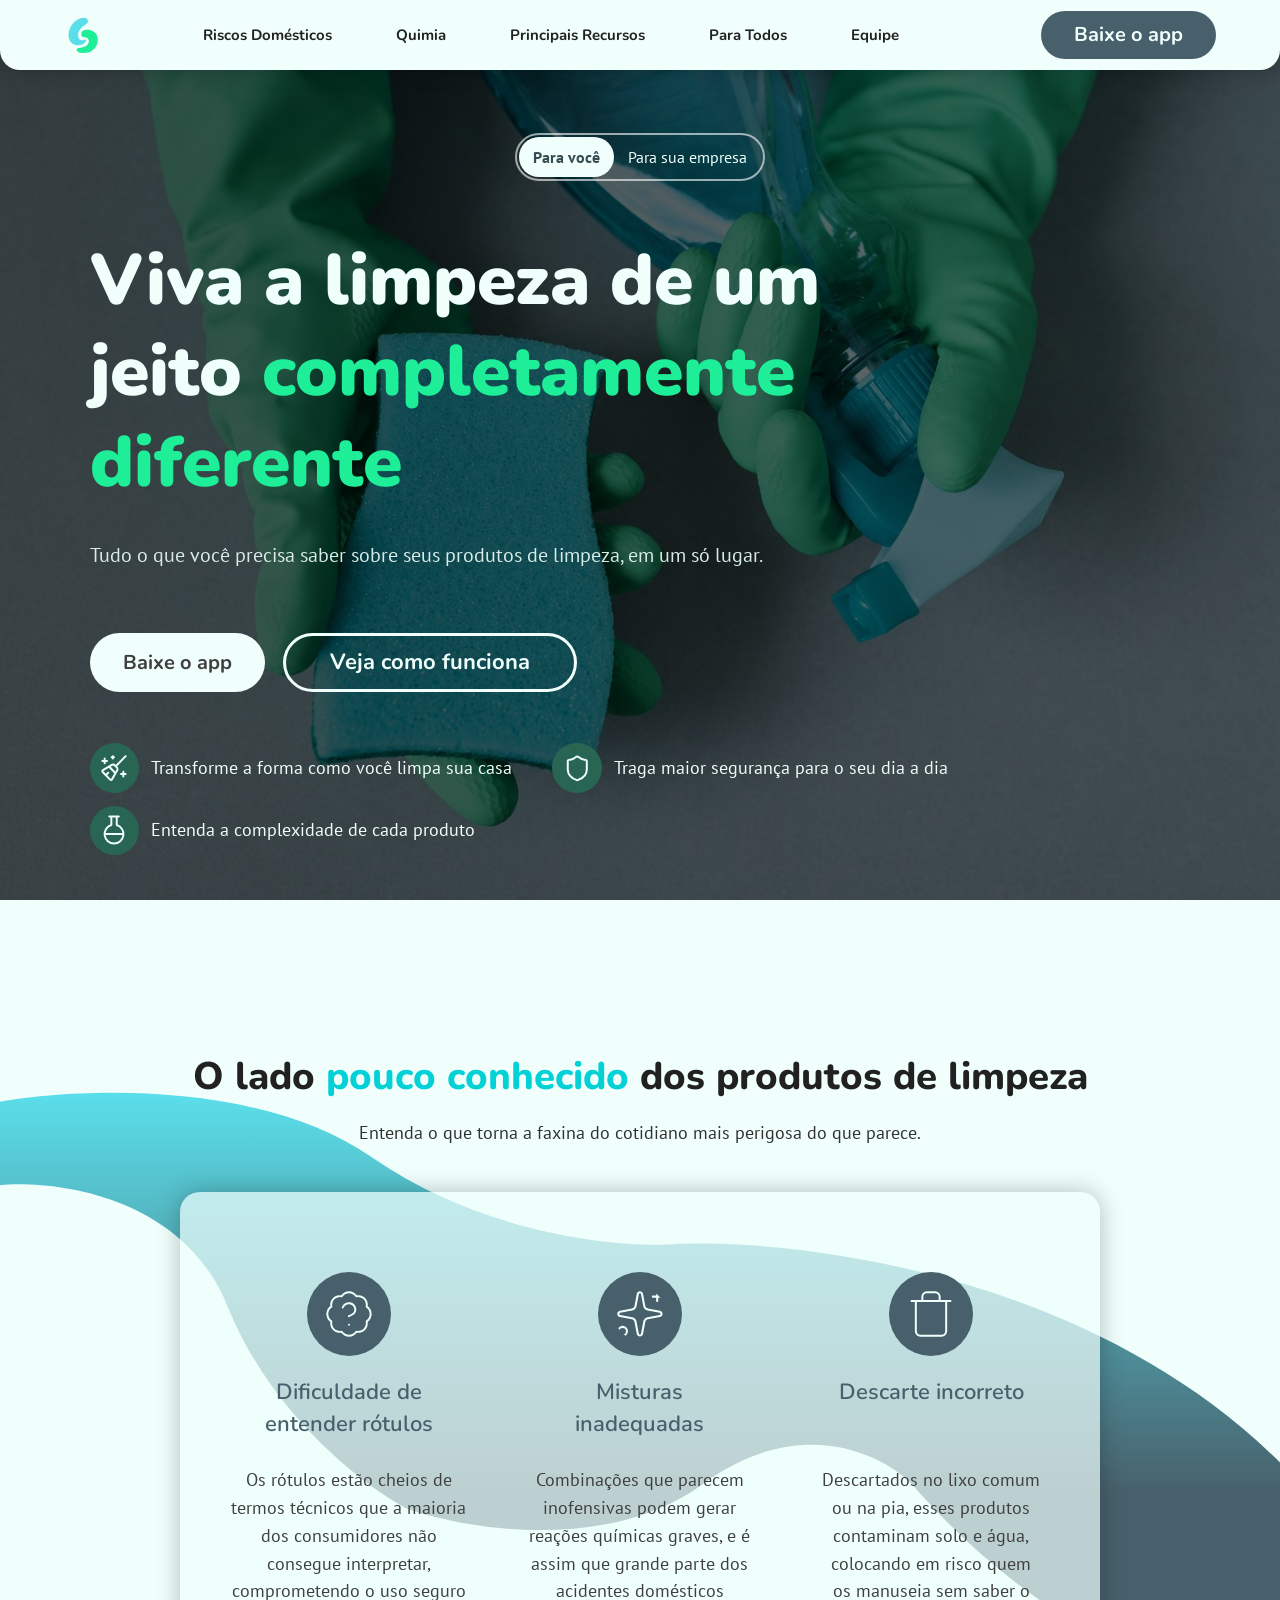
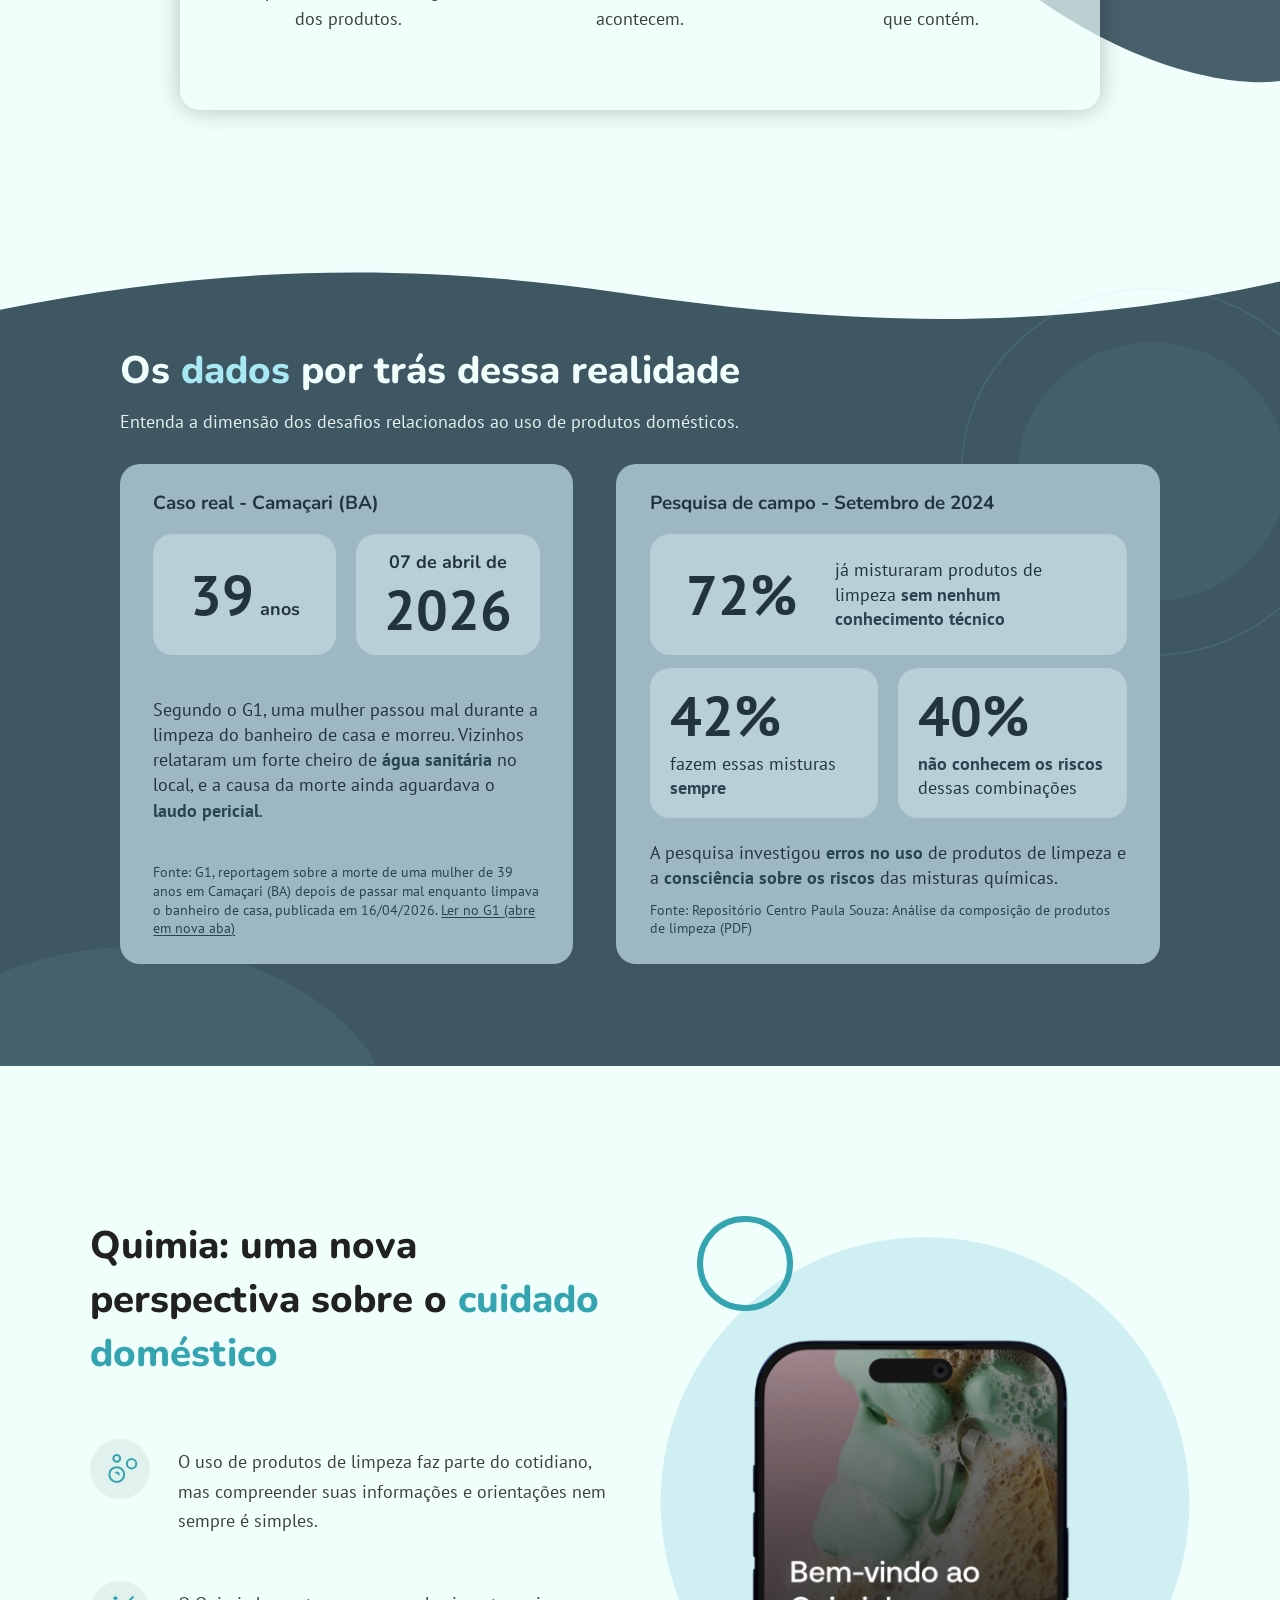
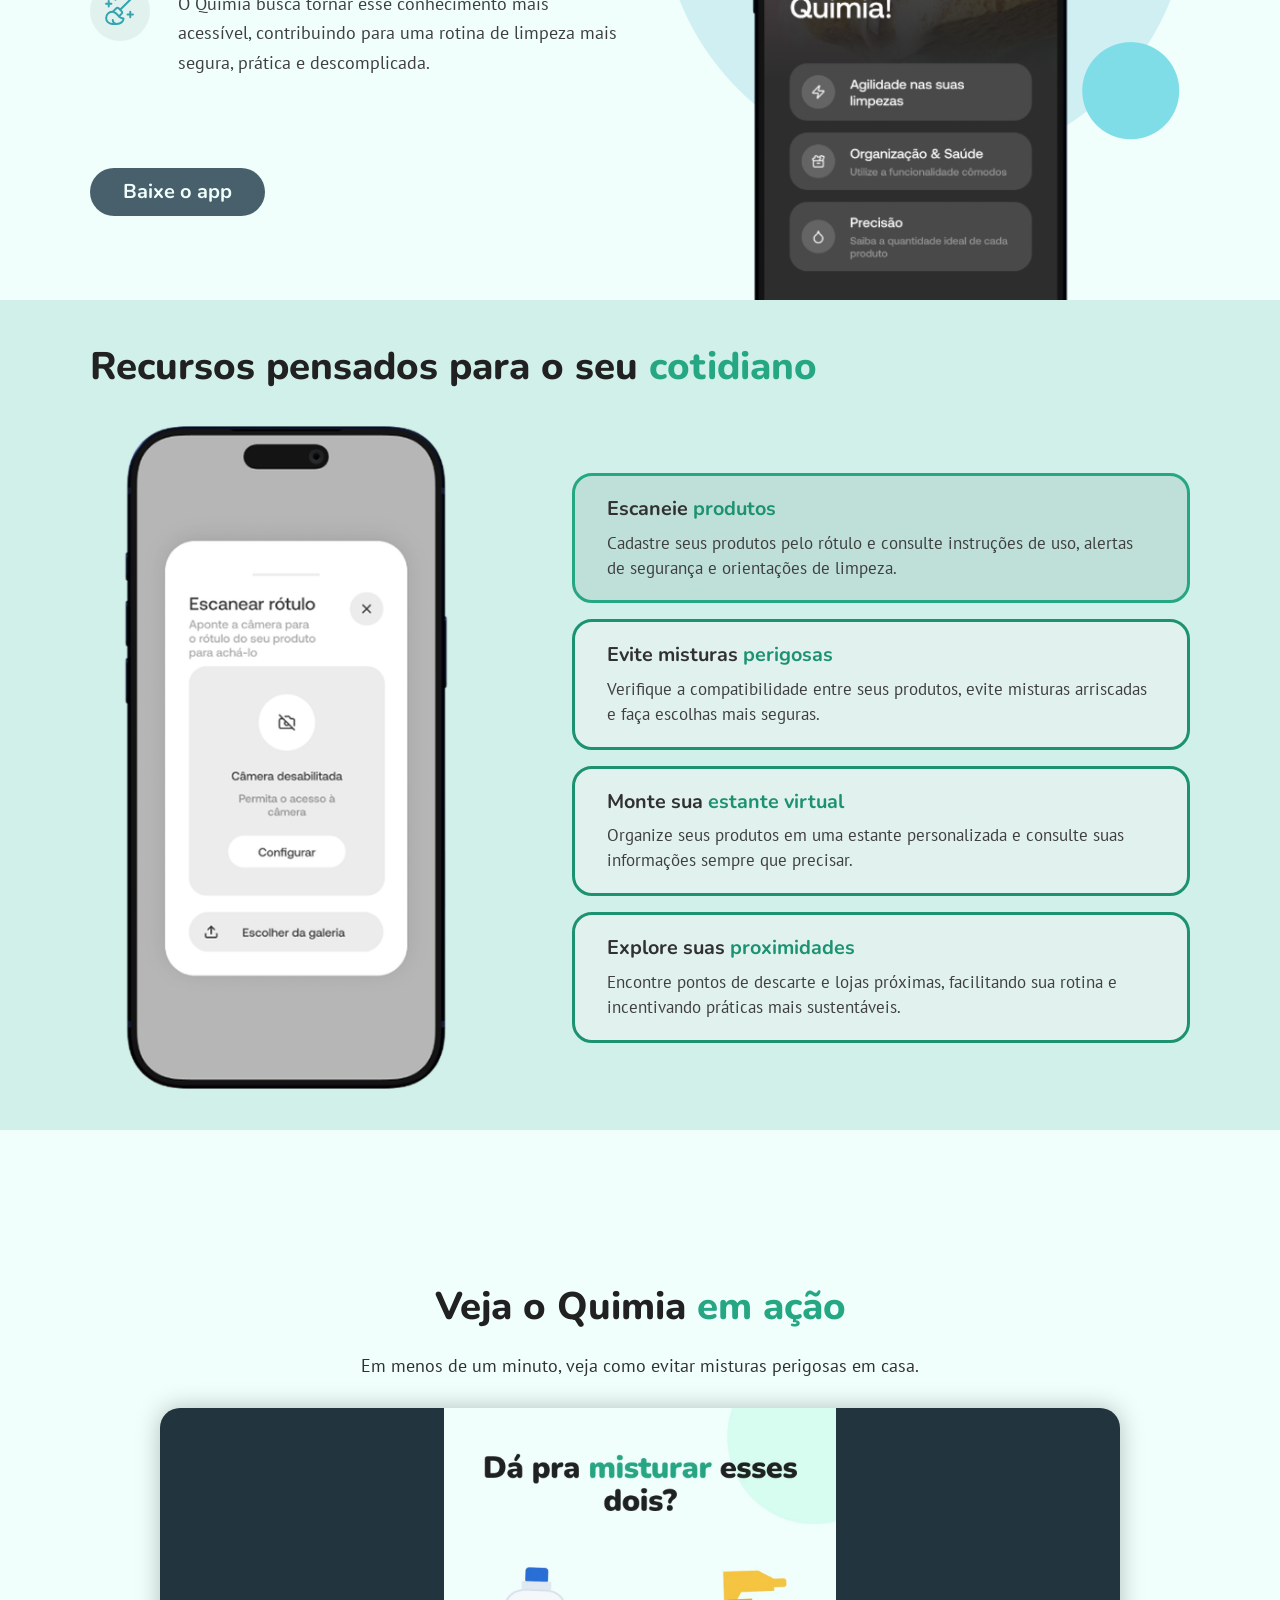
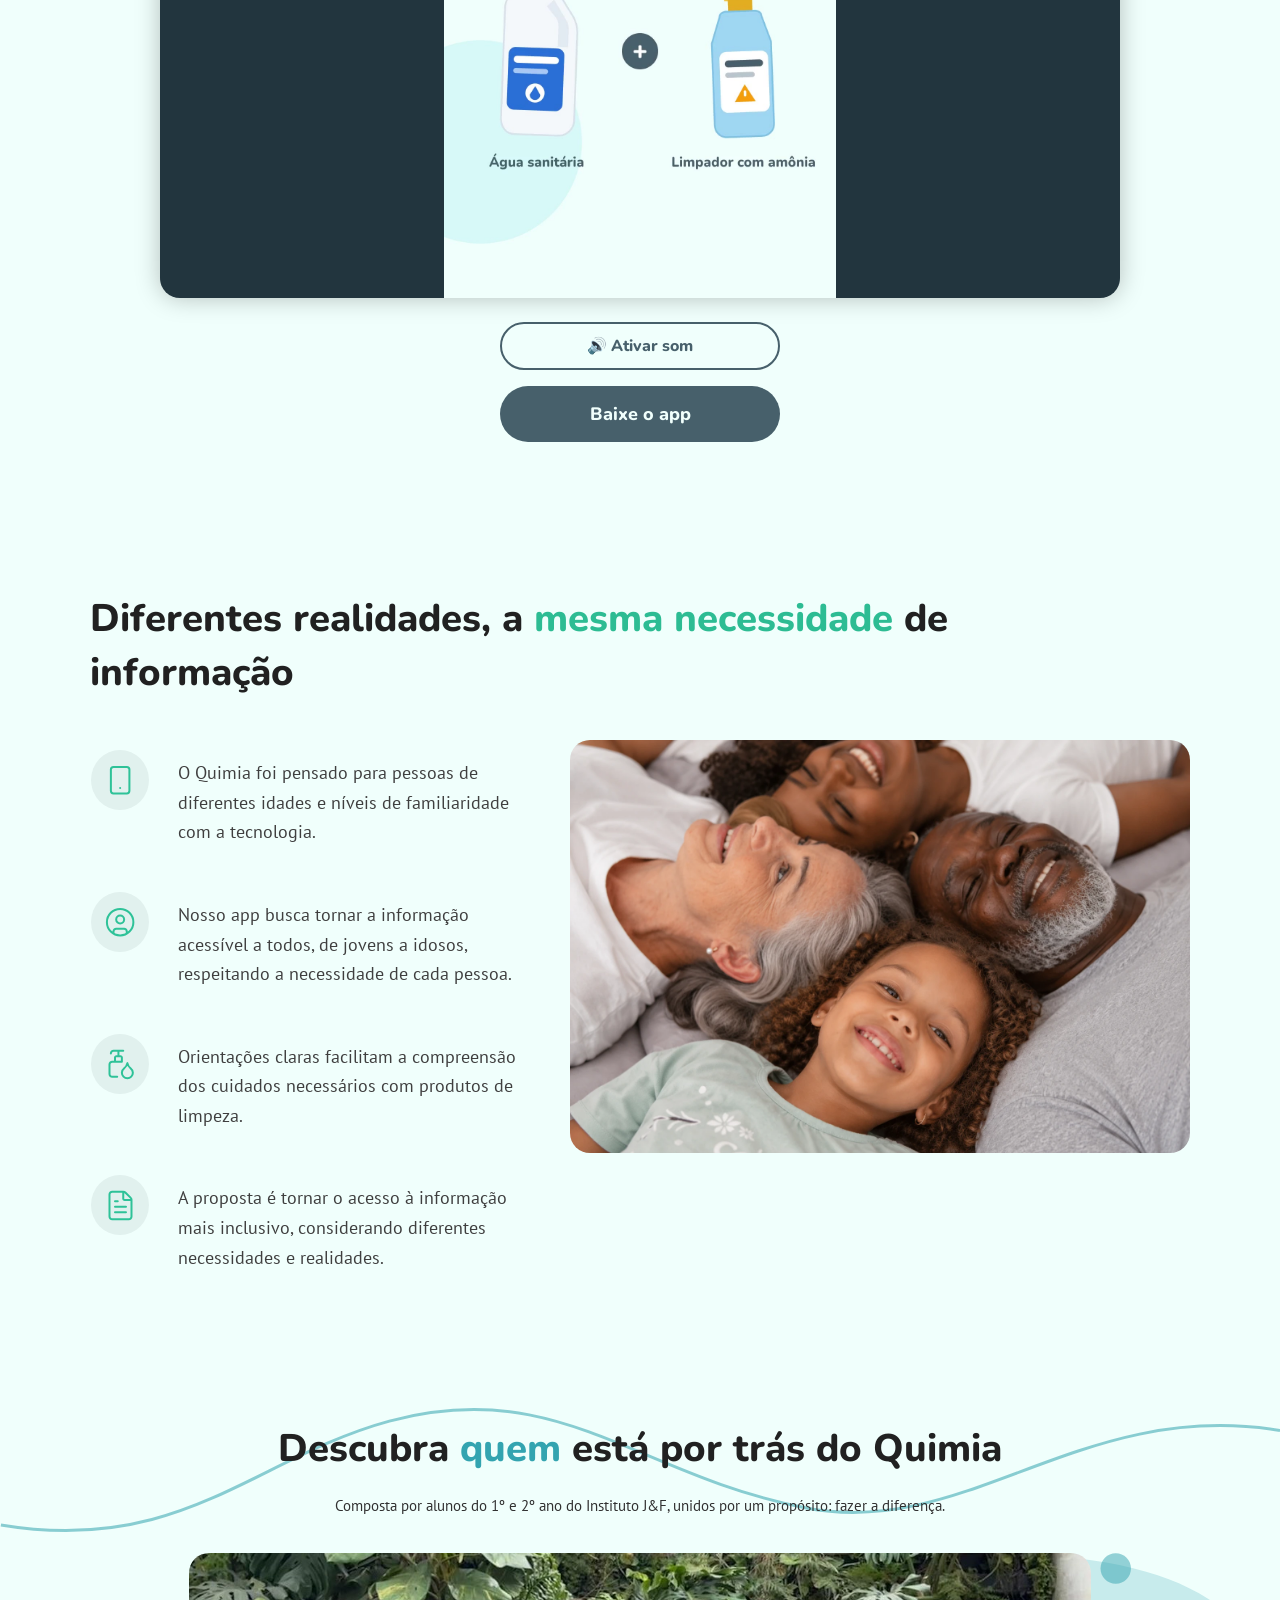
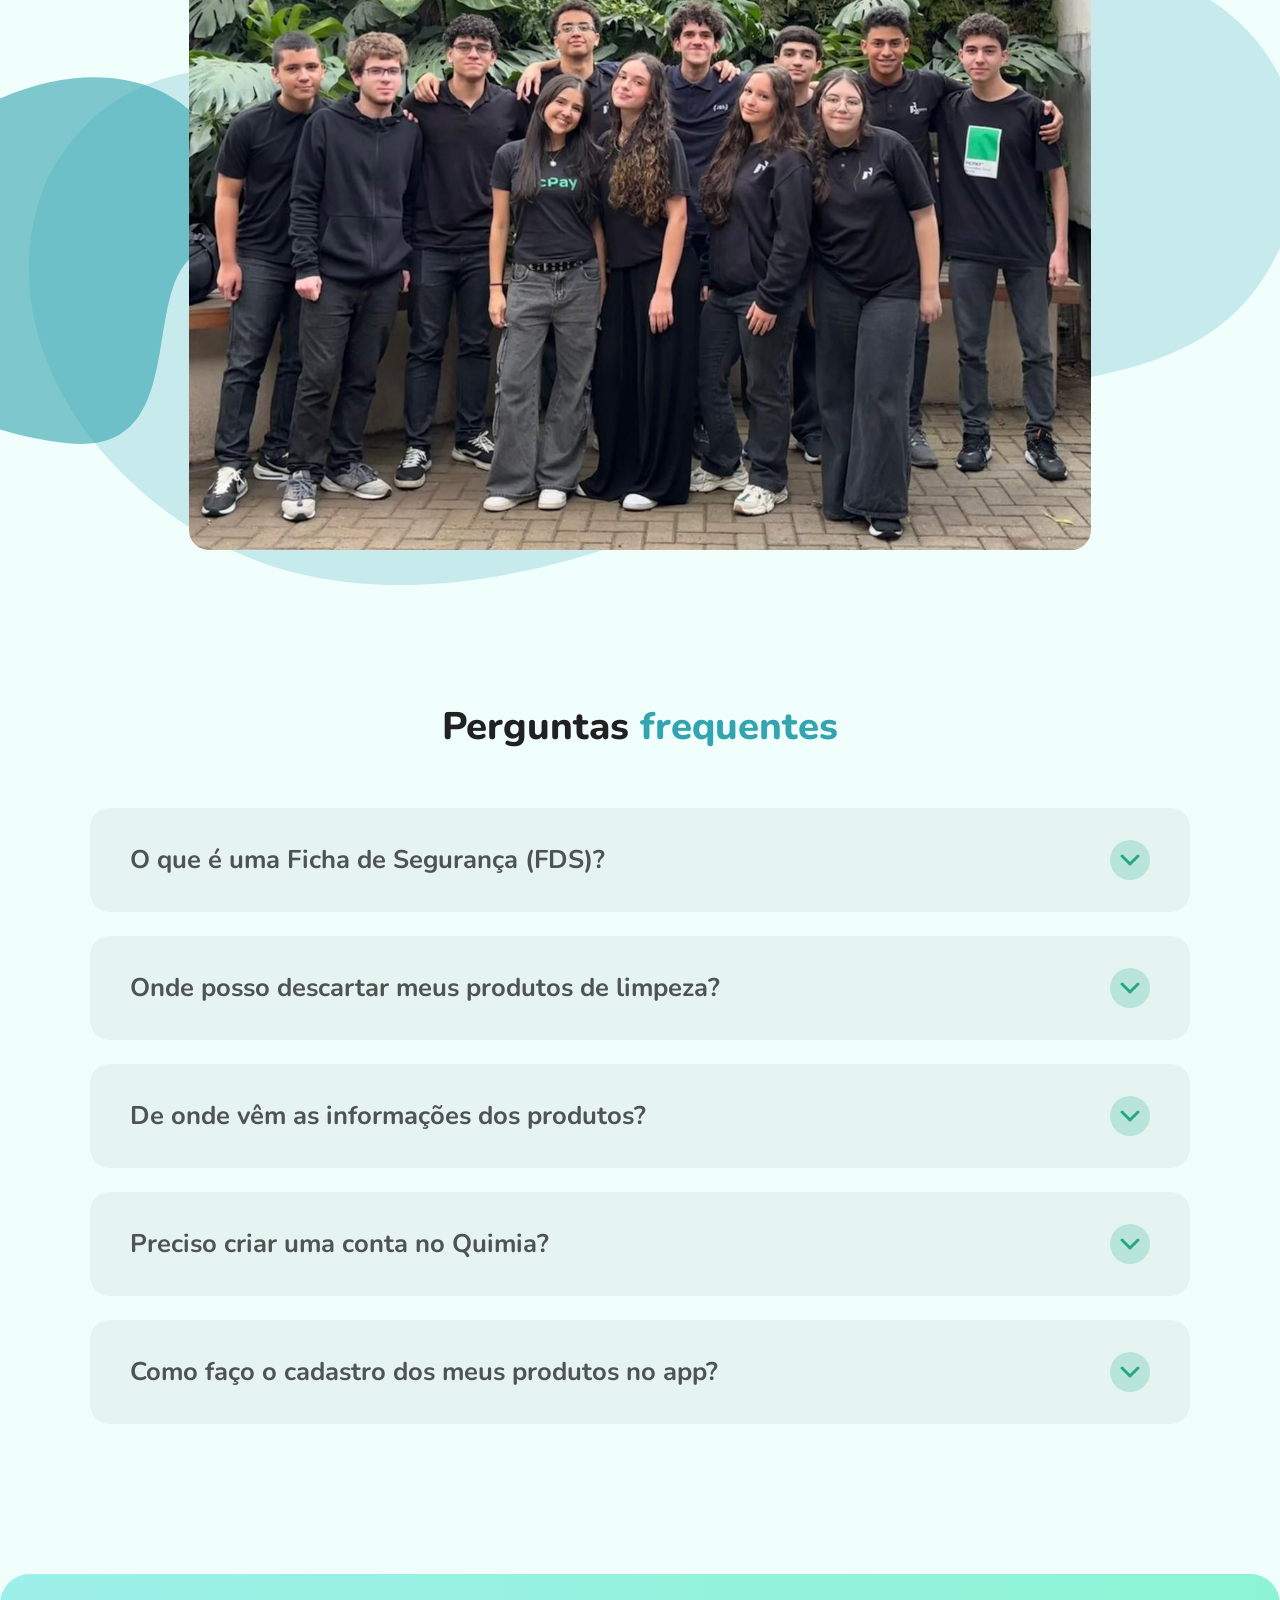
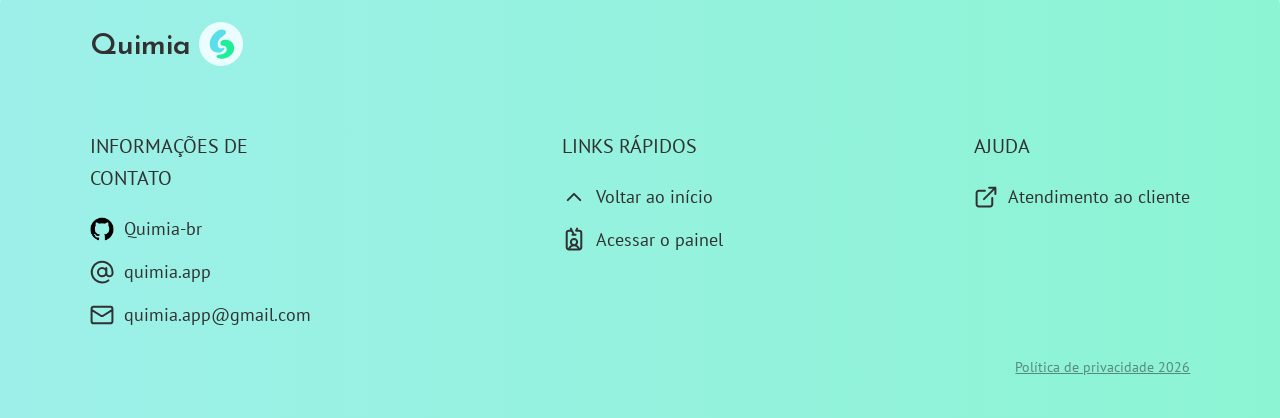
<file: Landing Page/index.html>
<!DOCTYPE html>
<html lang="pt-br">

<head>
  <meta charset="UTF-8">
  <meta name="viewport" content="width=device-width, initial-scale=1.0">
  <meta name="description" content="O Quimia ajuda você a entender rótulos, evitar misturas perigosas de produtos de limpeza e organizar sua estante virtual. Baixe o app e limpe com segurança.">
  <title>Principal - Quimia</title>
  <link rel="canonical" href="https://quimia.tech/">
  <meta property="og:type" content="website">
  <meta property="og:site_name" content="Quimia">
  <meta property="og:locale" content="pt_BR">
  <meta property="og:title" content="Principal - Quimia">
  <meta property="og:description" content="O Quimia ajuda você a entender rótulos, evitar misturas perigosas de produtos de limpeza e organizar sua estante virtual. Baixe o app e limpe com segurança.">
  <meta property="og:url" content="https://quimia.tech/">
  <meta property="og:image" content="https://quimia.tech/assets/share/og-image.jpg">
  <meta property="og:image:width" content="1200">
  <meta property="og:image:height" content="630">
  <meta name="twitter:card" content="summary_large_image">
  <meta name="twitter:title" content="Principal - Quimia">
  <meta name="twitter:description" content="O Quimia ajuda você a entender rótulos, evitar misturas perigosas de produtos de limpeza e organizar sua estante virtual. Baixe o app e limpe com segurança.">
  <meta name="twitter:image" content="https://quimia.tech/assets/share/og-image.jpg">
  <script type="application/ld+json">
  {
    "@context": "https://schema.org",
    "@type": "SoftwareApplication",
    "name": "Quimia",
    "applicationCategory": "UtilitiesApplication",
    "operatingSystem": "Android, iOS",
    "inLanguage": "pt-BR",
    "url": "https://quimia.tech/",
    "description": "Aplicativo para consultar informações e alertas de segurança de produtos de limpeza, verificar a compatibilidade entre eles e evitar misturas perigosas."
  }
  </script>
  <link rel="icon" type="image/svg+xml" href="assets/user/icons/logo.svg">
  <link rel="preconnect" href="https://fonts.googleapis.com">
  <link rel="preconnect" href="https://fonts.gstatic.com" crossorigin>
  <link href="https://fonts.googleapis.com/css2?family=Nunito:ital,wght@0,200..1000;1,200..1000&family=PT+Sans:ital,wght@0,400;0,700;1,400;1,700&family=Reem+Kufi:wght@400..700&display=swap" rel="stylesheet">
  <link rel="stylesheet" href="css/user.css">
</head>

<body>
  <header>
    <div id="navbar">
      <a href="#home" class="nav-home">
        <img src="assets/user/icons/logo.svg" alt="" id="nav-logo" width="36" height="36">
      </a>
      <nav id="main-nav">
        <ul id="nav-list">
          <li><a href="#purpose" class="nav-link">Riscos Domésticos</a></li>
          <li><a href="#about" class="nav-link">Quimia</a></li>
          <li><a href="#features" class="nav-link">Principais Recursos</a></li>
          <li><a href="#accessibility" class="nav-link">Para Todos</a></li>
          <li><a href="#team" class="nav-link">Equipe</a></li>
          <li class="nav-button-item">
            <a href="#" class="button-default button-dark" data-link="appDownload">Baixe o app</a>
          </li>
        </ul>
      </nav>
        <button type="button" id="menu-toggle" aria-label="Abrir menu" aria-expanded="false" aria-controls="main-nav">
          <svg class="open-icon" viewBox="0 0 24 24" aria-hidden="true"><path d="M4 7h16M4 12h16M4 17h16"/></svg>
          <svg class="close-icon" viewBox="0 0 24 24" aria-hidden="true"><path d="M6 6l12 12M18 6L6 18"/></svg>
        </button>
      </div>
    </header>

  <main id="main-content">
    <section id="home">
      <nav id="audience-switch">
        <a class="audience-button user active" href="#para-voce">Para você</a>
        <a class="audience-button company" href="business.html">Para sua empresa</a>
      </nav>

      <div id="hero-text">
        <h1 id="home-title">Viva a limpeza de um jeito <span class="text-green-light">completamente diferente</span></h1>
        <p class="hero-phrase active">Tudo o que você precisa saber sobre seus produtos de limpeza, em um só lugar
        </p>
        <div class="hero-actions">
          <a href="#" class="button-default button-light" data-link="appDownload">Baixe o app</a>
          <a href="#features" class="button-default button-outline button-large">Veja como funciona</a>
        </div>
      </div>

      <ul id="hero-highlights">
        <li class="hero-highlight">
          <img src="assets/user/icons/frase-inicio-1.svg" alt="" class="hero-highlight-icon" width="50" height="50">
          <p>Transforme a forma como você limpa sua casa</p>
        </li>
        <li class="hero-highlight">
          <img src="assets/user/icons/frase-inicio-2.svg" alt="" class="hero-highlight-icon" width="50" height="50">
          <p>Traga maior segurança para o seu dia a dia</p>
        </li>
        <li class="hero-highlight">
          <img src="assets/user/icons/frase-inicio-3.svg" alt="" class="hero-highlight-icon" width="50" height="50">
          <p>Entenda a complexidade de cada produto</p>
        </li>
      </ul>
    </section>
    <section id="purpose">
      <h2 class="purpose title" id="purpose-title">O lado <span class="text-blue">pouco conhecido</span> dos produtos de limpeza</h2>
      <p class="purpose subtitle">Entenda o que torna a faxina do cotidiano mais perigosa do que parece.</p>
      <ul id="purpose-cards">
        <li class="purpose-card">
            <img src="assets/user/icons/dificuldade.svg" alt="" class="purpose-icon" width="84" height="84">
            <h3 class="purpose-text title">Dificuldade de entender rótulos</h3>
            <p class="purpose-text body">Os rótulos estão cheios de termos técnicos que a maioria dos consumidores não consegue interpretar, comprometendo o uso seguro dos produtos.</p>
        </li>
        <li class="purpose-card">
          <img src="assets/user/icons/misturas-inadequadas.svg" alt="" class="purpose-icon" width="84" height="84">
          <h3 class="purpose-text title">Misturas inadequadas</h3>
          <p class="purpose-text body">Combinações que parecem inofensivas podem gerar reações químicas graves, e é assim que grande parte dos acidentes domésticos acontecem.</p>
        </li>
        <li class="purpose-card">
          <img src="assets/user/icons/descarte-incorreto.svg" alt="" class="purpose-icon" width="84" height="84">
          <h3 class="purpose-text title">Descarte incorreto</h3>
          <p class="purpose-text body">Descartados no lixo comum ou na pia, esses produtos contaminam solo e água, colocando em risco quem os manuseia sem saber o que contém.</p>
        </li>
      </ul>
    </section>
    <section id="data">
      <h2 class="data title" id="data-title">Os <span class="text-sky">dados</span> por trás dessa realidade</h2>
      <p class="data subtitle">Entenda a dimensão dos desafios relacionados ao uso de produtos domésticos.</p>
      <div id="data-cards">
        <article class="data-card data-case" aria-labelledby="data-case-title">
          <h3 class="data-card-title" id="data-case-title">Caso real - Camaçari (BA)</h3>
          <div class="data-stats">
            <p class="data-stat data-stat-age">
              <span class="data-number">39</span>
              <span class="data-unit">anos</span>
            </p>
            <p class="data-stat data-stat-date">
              <time datetime="2026-04-07">
                <span class="data-unit">07 de abril de</span>
                <span class="data-number">2026</span>
              </time>
            </p>
          </div>
          <p class="data-text">Segundo o G1, uma mulher passou mal durante a limpeza do banheiro de casa e morreu. Vizinhos relataram um forte cheiro de <strong>água sanitária</strong> no local, e a causa da morte ainda aguardava o <strong>laudo pericial</strong>.</p>
          <p class="data-source">Fonte: G1, reportagem sobre a morte de uma mulher de 39 anos em Camaçari (BA) depois de passar mal enquanto limpava o banheiro de casa, publicada em <time datetime="2026-04-16">16/04/2026</time>. <a href="https://g1.globo.com/ba/bahia/noticia/2026/04/16/mulher-morre-na-bahia.ghtml" target="_blank" rel="noopener noreferrer">Ler no G1 (abre em nova aba)</a></p>
        </article>
        <article class="data-card data-survey" aria-labelledby="data-survey-title">
          <h3 class="data-card-title" id="data-survey-title">Pesquisa de campo - Setembro de 2024</h3>
          <div class="data-stats">
            <p class="data-stat data-stat-wide">
              <span class="data-number">72%</span>
              <span class="data-description">já misturaram produtos de limpeza <strong>sem nenhum conhecimento técnico</strong></span>
            </p>
            <p class="data-stat">
              <span class="data-number">42%</span>
              <span class="data-description">fazem essas misturas <strong>sempre</strong></span>
            </p>
            <p class="data-stat">
              <span class="data-number">40%</span>
              <span class="data-description"><strong>não conhecem os riscos</strong> dessas combinações</span>
            </p>
          </div>
          <p class="data-text">A pesquisa investigou <strong>erros no uso</strong> de produtos de limpeza e a <strong>consciência sobre os riscos</strong> das misturas químicas.</p>
          <p class="data-source">Fonte: Repositório Centro Paula Souza: Análise da composição de produtos de limpeza (PDF)</p>
        </article>
      </div>
    </section>
    <section id="about">
      <div id="about-content">
        <h2 id="about-title" class="title">Quimia: uma nova perspectiva sobre o <span class="text-teal">cuidado doméstico</span></h2>
        <ul class="info-list">
          <li class="info-item">
            <img src="assets/user/icons/quimia-bolhas.svg" alt="" class="info-icon" width="60" height="60">
            <p class="about body">O uso de produtos de limpeza faz parte do cotidiano, mas compreender suas informações e orientações nem sempre é simples.</p>
          </li>
          <li class="info-item">
            <img src="assets/user/icons/quimia-limpeza.svg" alt="" class="info-icon" width="60" height="60">
            <p class="about body">O Quimia busca tornar esse conhecimento mais acessível, contribuindo para uma rotina de limpeza mais segura, prática e descomplicada.</p>
          </li>
        </ul>
        <a href="#" class="button-default button-dark" data-link="appDownload">Baixe o app</a>
      </div>
      <div id="about-images">
        <img src="assets/user/images/mockup-boas-vindas.png" alt="Tela de boas-vindas do app Quimia" id="phone-mockup" width="450" height="724">
      </div>
    </section>
    <section id="features">
      <h2 class="features title" id="features-title">Recursos pensados para o seu <span class="text-green-dark">cotidiano</span></h2>
      <div class="feature-showcase">
        <div class="feature-left">
          <div id="feature-panel" role="tabpanel">
            <img src="assets/user/images/tela-escanear.png" alt="Tela de escaneamento de rótulo do app Quimia" class="feature-image active" data-feature="scan" width="360" height="724">
            <img src="assets/user/images/tela-misturas.png" alt="Tela de alerta de mistura perigosa do app Quimia" class="feature-image" data-feature="mixtures" width="360" height="724" aria-hidden="true">
            <img src="assets/user/images/tela-estante.png" alt="Tela da estante virtual do app Quimia" class="feature-image" data-feature="shelf" width="360" height="724" aria-hidden="true">
            <img src="assets/user/images/tela-proximidades.png" alt="Tela de pontos de descarte e lojas próximas do app Quimia" class="feature-image" data-feature="nearby" width="360" height="724" aria-hidden="true">
          </div>
        </div>
        <div class="feature-right" role="tablist" aria-label="Recursos do Quimia" aria-orientation="vertical">
          <button type="button" class="feature-card active" id="feature-tab-scan" role="tab" aria-selected="true" aria-controls="feature-panel" data-feature="scan">
            <span class="feature-text">
              <span class="feature title">Escaneie <span class="text-green-deep">produtos</span></span>
              <span class="feature body">Cadastre seus produtos pelo rótulo e consulte instruções de uso, alertas de segurança e orientações de limpeza.</span>
            </span>
          </button>
          <button type="button" class="feature-card" id="feature-tab-mixtures" role="tab" aria-selected="false" aria-controls="feature-panel" data-feature="mixtures" tabindex="-1">
            <span class="feature-text">
              <span class="feature title">Evite misturas <span class="text-green-deep">perigosas</span></span>
              <span class="feature body">Verifique a compatibilidade entre seus produtos, evite misturas arriscadas e faça escolhas mais seguras.</span>
            </span>
          </button>
          <button type="button" class="feature-card" id="feature-tab-shelf" role="tab" aria-selected="false" aria-controls="feature-panel" data-feature="shelf" tabindex="-1">
            <span class="feature-text">
              <span class="feature title">Monte sua <span class="text-green-deep">estante virtual</span></span>
              <span class="feature body">Organize seus produtos em uma estante personalizada e consulte suas informações sempre que precisar.</span>
            </span>
          </button>
          <button type="button" class="feature-card" id="feature-tab-nearby" role="tab" aria-selected="false" aria-controls="feature-panel" data-feature="nearby" tabindex="-1">
            <span class="feature-text">
              <span class="feature title">Explore suas <span class="text-green-deep">proximidades</span></span>
              <span class="feature body">Encontre pontos de descarte e lojas próximas, facilitando sua rotina e incentivando práticas mais sustentáveis.</span>
            </span>
          </button>
        </div>
      </div>
    </section>
    <section id="demo">
      <h2 class="demo title" id="demo-title">Veja o Quimia <span class="text-green-dark">em ação</span></h2>
      <p class="demo subtitle">Em menos de um minuto, veja como evitar misturas perigosas em casa.</p>
      <div class="quimia-video">
        <video id="quimiaVideo" autoplay muted loop playsinline preload="metadata" poster="assets/user/images/capa-desktop.jpg" aria-label="Demonstração do app Quimia" width="1920" height="980">
          <source src="assets/user/videos/quimia-demo-com-voz-desktop.mp4" type="video/mp4">
          <track kind="captions" src="assets/user/videos/quimia-legenda.vtt" srclang="pt-BR" label="Português">
        </video>
      </div>
      <div class="demo-actions">
        <button id="quimiaSom" class="demo-button demo-button-secondary" type="button" aria-pressed="false">&#128266; Ativar som</button>
        <!-- TODO: substituir o href pelo link de download do app -->
        <a href="#" class="demo-button demo-button-primary" data-link="appDownload">
          Baixe o app
        </a>
      </div>
    </section>
    <section id="accessibility">
      <h2 class="accessibility title" id="accessibility-title">Diferentes realidades, a <span class="text-green">mesma necessidade</span> de informação</h2>
      <div class="accessibility-content">
        <ul class="info-list">
          <li class="info-item">
            <img src="assets/user/icons/para-todos-celular.svg" alt="" class="info-icon" width="60" height="60">
            <p class="accessibility body">O Quimia foi pensado para pessoas de diferentes idades e níveis de familiaridade com a tecnologia.</p>
          </li>
          <li class="info-item">
            <img src="assets/user/icons/para-todos-usuario.svg" alt="" class="info-icon" width="60" height="60">
            <p class="accessibility body">Nosso app busca tornar a informação acessível a todos, de jovens a idosos, respeitando a necessidade de cada pessoa.</p>
          </li>
          <li class="info-item">
            <img src="assets/user/icons/para-todos-orientacoes.svg" alt="" class="info-icon" width="60" height="60">
            <p class="accessibility body">Orientações claras facilitam a compreensão dos cuidados necessários com produtos de limpeza.</p>
          </li>
          <li class="info-item">
            <img src="assets/user/icons/para-todos-inclusao.svg" alt="" class="info-icon" width="60" height="60">
            <p class="accessibility body">A proposta é tornar o acesso à informação mais inclusivo, considerando diferentes necessidades e realidades.</p>
          </li>
        </ul>
        <img src="assets/user/images/para-todos.webp" alt="Família de diferentes idades e origens deitada lado a lado, sorrindo" class="accessibility-image" width="1536" height="1024" loading="lazy">
      </div>
    </section>
    <section id="team">
      <div id="team-box">
        <h2 class="team title" id="team-title">Descubra <span class="text-teal">quem</span> está por trás do Quimia</h2>
        <p class="team subtitle">Composta por alunos do 1º e 2º ano do Instituto J&amp;F, unidos por um propósito: fazer a diferença.</p>
        <div class="team-photo-wrapper">
          <img src="assets/user/images/equipe.jpg" alt="Equipe do Quimia reunida em frente a um jardim vertical" id="team-photo" width="1280" height="847" loading="lazy">
        </div>
      </div>
    </section>
    <section id="faq" aria-labelledby="faq-title">
      <h2 class="title" id="faq-title">Perguntas <span class="text-teal">frequentes</span></h2>
      <ul id="faq-list">
        <li class="faq-item">
          <h3 class="faq-heading">
            <button type="button" class="faq-button" id="faq-question-1" aria-expanded="false" aria-controls="faq-answer-1">
              <span class="faq-question">O que é uma Ficha de Segurança (FDS)?</span>
              <img src="assets/user/icons/chevron-down.svg" alt="" class="faq-icon" width="40" height="40">
            </button>
          </h3>
          <div class="faq-answer" id="faq-answer-1" role="region" aria-labelledby="faq-question-1" inert>
            <p>A Ficha com Dados de Segurança (FDS) é um documento que reúne informações sobre os perigos de um produto químico, seus cuidados de manuseio, armazenamento, medidas de proteção e procedimentos de emergência. No Quimia, ela serve como fonte de informações para orientar o uso seguro dos produtos.</p>
          </div>
        </li>
        <li class="faq-item">
          <h3 class="faq-heading">
            <button type="button" class="faq-button" id="faq-question-2" aria-expanded="false" aria-controls="faq-answer-2">
              <span class="faq-question">Onde posso descartar meus produtos de limpeza?</span>
              <img src="assets/user/icons/chevron-down.svg" alt="" class="faq-icon" width="40" height="40">
            </button>
          </h3>
          <div class="faq-answer" id="faq-answer-2" role="region" aria-labelledby="faq-question-2" inert>
            <p>No app, a função “Explore suas proximidades” mostra pontos de descarte e lojas próximas de você. O descarte correto evita que esses produtos contaminem solo e água, assim contribuem para um mundo mais sustentável.</p>
          </div>
        </li>
        <li class="faq-item">
          <h3 class="faq-heading">
            <button type="button" class="faq-button" id="faq-question-3" aria-expanded="false" aria-controls="faq-answer-3">
              <span class="faq-question">De onde vêm as informações dos produtos?</span>
              <img src="assets/user/icons/chevron-down.svg" alt="" class="faq-icon" width="40" height="40">
            </button>
          </h3>
          <div class="faq-answer" id="faq-answer-3" role="region" aria-labelledby="faq-question-3" inert>
            <p>As informações vêm das empresas que fabricam os produtos e são validadas por elas, a partir de materiais como as Fichas com Dados de Segurança (FDSs). Assim, o que você consulta no app vem de quem conhece o produto.</p>
          </div>
        </li>
        <li class="faq-item">
          <h3 class="faq-heading">
            <button type="button" class="faq-button" id="faq-question-4" aria-expanded="false" aria-controls="faq-answer-4">
              <span class="faq-question">Preciso criar uma conta no Quimia?</span>
              <img src="assets/user/icons/chevron-down.svg" alt="" class="faq-icon" width="40" height="40">
            </button>
          </h3>
          <div class="faq-answer" id="faq-answer-4" role="region" aria-labelledby="faq-question-4" inert>
            <p>Sim! Para acessar os recursos personalizados do Quimia, é necessário criar uma conta na plataforma. Com ela, você poderá utilizar as funcionalidades disponíveis para consultar informações sobre produtos de limpeza, compreender seus riscos e cuidados de uso e encontrar orientações que contribuam para uma utilização mais segura. Basta realizar o cadastro com as informações solicitadas e acessar a plataforma com sua conta.</p>
          </div>
        </li>
        <li class="faq-item">
          <h3 class="faq-heading">
            <button type="button" class="faq-button" id="faq-question-5" aria-expanded="false" aria-controls="faq-answer-5">
              <span class="faq-question">Como faço o cadastro dos meus produtos no app?</span>
              <img src="assets/user/icons/chevron-down.svg" alt="" class="faq-icon" width="40" height="40">
            </button>
          </h3>
          <div class="faq-answer" id="faq-answer-5" role="region" aria-labelledby="faq-question-5" inert>
            <p>Aponte a câmera do celular para o rótulo do produto para encontrá-lo no Quimia, ou escolha uma foto da galeria. Depois, consulte instruções de uso, alertas de segurança e orientações de limpeza. Para usar a câmera, é preciso permitir o acesso nas configurações do aparelho.</p>
          </div>
        </li>
      </ul>
    </section>
  </main>
  <footer>
    <div id="footer-brand">
      <p class="footer-brand-name">Quimia</p>
      <img src="assets/user/icons/logo.svg" alt="" id="footer-logo" width="44" height="44">
    </div>
    <div id="footer-body">
      <div id="contact-info">
        <h2 class="footer-title">Informações de contato</h2>
        <ul id="contact-links">
          <li id="github">
            <a href="https://github.com/Quimia-br" class="body" target="_blank" rel="noopener noreferrer">
              <img src="assets/user/icons/github.svg" alt="" class="footer-icon" width="24" height="24">
            Quimia-br
            </a>
          </li>
          <li id="instagram">
            <a href="https://www.instagram.com/quimia.app/" class="body" target="_blank" rel="noopener noreferrer">
              <img src="assets/user/icons/arroba.svg" alt="" class="footer-icon" width="24" height="24">
            quimia.app
            </a>
          </li>
          <li id="email">
            <a href="mailto:quimia.app@gmail.com?subject=Entrar%20em%20Contato&body=Ol%C3%A1%2C%20tudo%20bem%3F" class="body">
              <img src="assets/user/icons/email.svg" alt="" class="footer-icon" width="24" height="24">
            quimia.app@gmail.com
            </a>
          </li>
        </ul>
      </div>
      <div id="quick-links">
        <h2 class="footer-title">Links rápidos</h2>
        <ul class="footer-links">
          <li>
            <a href="#home" class="body">
              <img src="assets/user/icons/voltar-inicio.svg" alt="" class="footer-icon" width="24" height="24">
            Voltar ao início
            </a>
          </li>
          <li>
            <a href="https://quimia.tech/admin" class="body">
              <img src="assets/user/icons/area-restrita.svg" alt="" class="footer-icon" width="24" height="24">
            Acessar o painel
            </a>
          </li>
        </ul>
      </div>
      <div id="help">
        <h2 class="footer-title">Ajuda</h2>
        <div id="support">
          <a href="support.html" class="body">
            <img src="assets/user/icons/atendimento-cliente.svg" alt="" class="footer-icon" width="24" height="24">
          Atendimento ao cliente
          </a>
        </div>
      </div>
    </div>
    <a href="privacy.html" id="privacy-policy">Política de privacidade 2026</a>
  </footer>
  <!-- Pop-up de download: abrir com downloadModal.showModal() e fechar com downloadModal.close() -->
  <dialog id="downloadModal" class="download-modal" aria-labelledby="download-modal-title">
    <div class="download-modal-accent"></div>
    <button type="button" id="downloadModalClose" class="download-modal-close" aria-label="Fechar">
      <img src="assets/user/icons/fechar.svg" alt="" width="24" height="24">
    </button>
    <div class="download-modal-content">
      <div class="download-modal-header">
        <h2 id="download-modal-title" class="download-modal-title">Baixe o Quimia</h2>
        <p class="download-modal-text">Aponte a câmera do celular para o QR code ou escolha sua loja.</p>
      </div>
      <div class="download-modal-qr">
        <!-- Contêiner do QR code: o JS desenha o QR aqui dentro e substitui a imagem de exemplo -->
        <div id="downloadQr" class="download-modal-qr-box">
          <img src="assets/user/images/qr-code-placeholder.svg" alt="QR code para baixar o app Quimia" width="206" height="206">
        </div>
        <p class="download-modal-qr-caption">Escaneie com a câmera do celular</p>
      </div>
      <div class="download-modal-stores">
        <a href="#" id="downloadAppStore" class="download-modal-store" target="_blank" rel="noopener noreferrer">
          <img src="assets/user/images/selo-app-store.svg" alt="Baixar na App Store" width="155" height="52">
        </a>
        <a href="#" id="downloadPlayStore" class="download-modal-store" target="_blank" rel="noopener noreferrer">
          <img src="assets/user/images/selo-google-play.svg" alt="Disponível no Google Play" width="175" height="52">
        </a>
      </div>
    </div>
  </dialog>
  <script src="js/vendor/qrcode.min.js"></script>
  <script src="js/store-links.js"></script>
  <script src="js/download-modal.js"></script>
  <script src="js/user.js"></script>
</body>

</html>
</file>
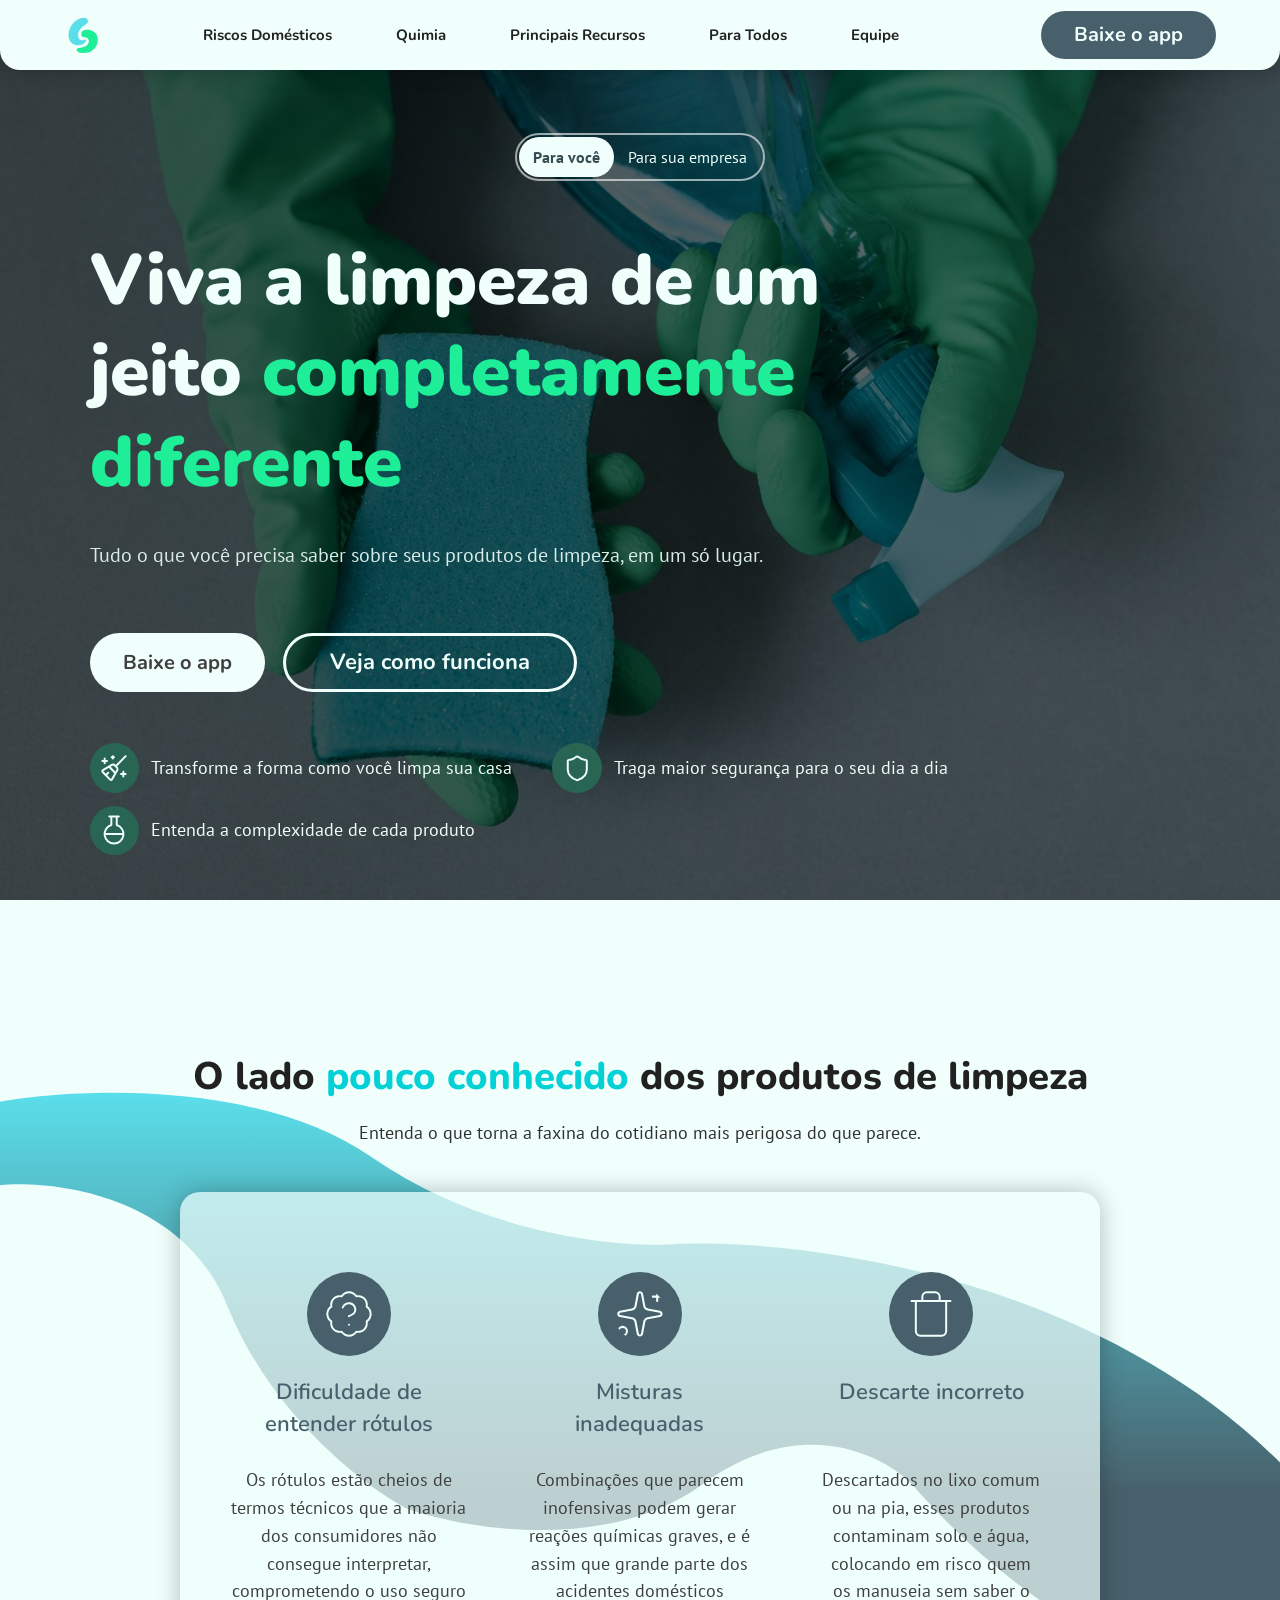
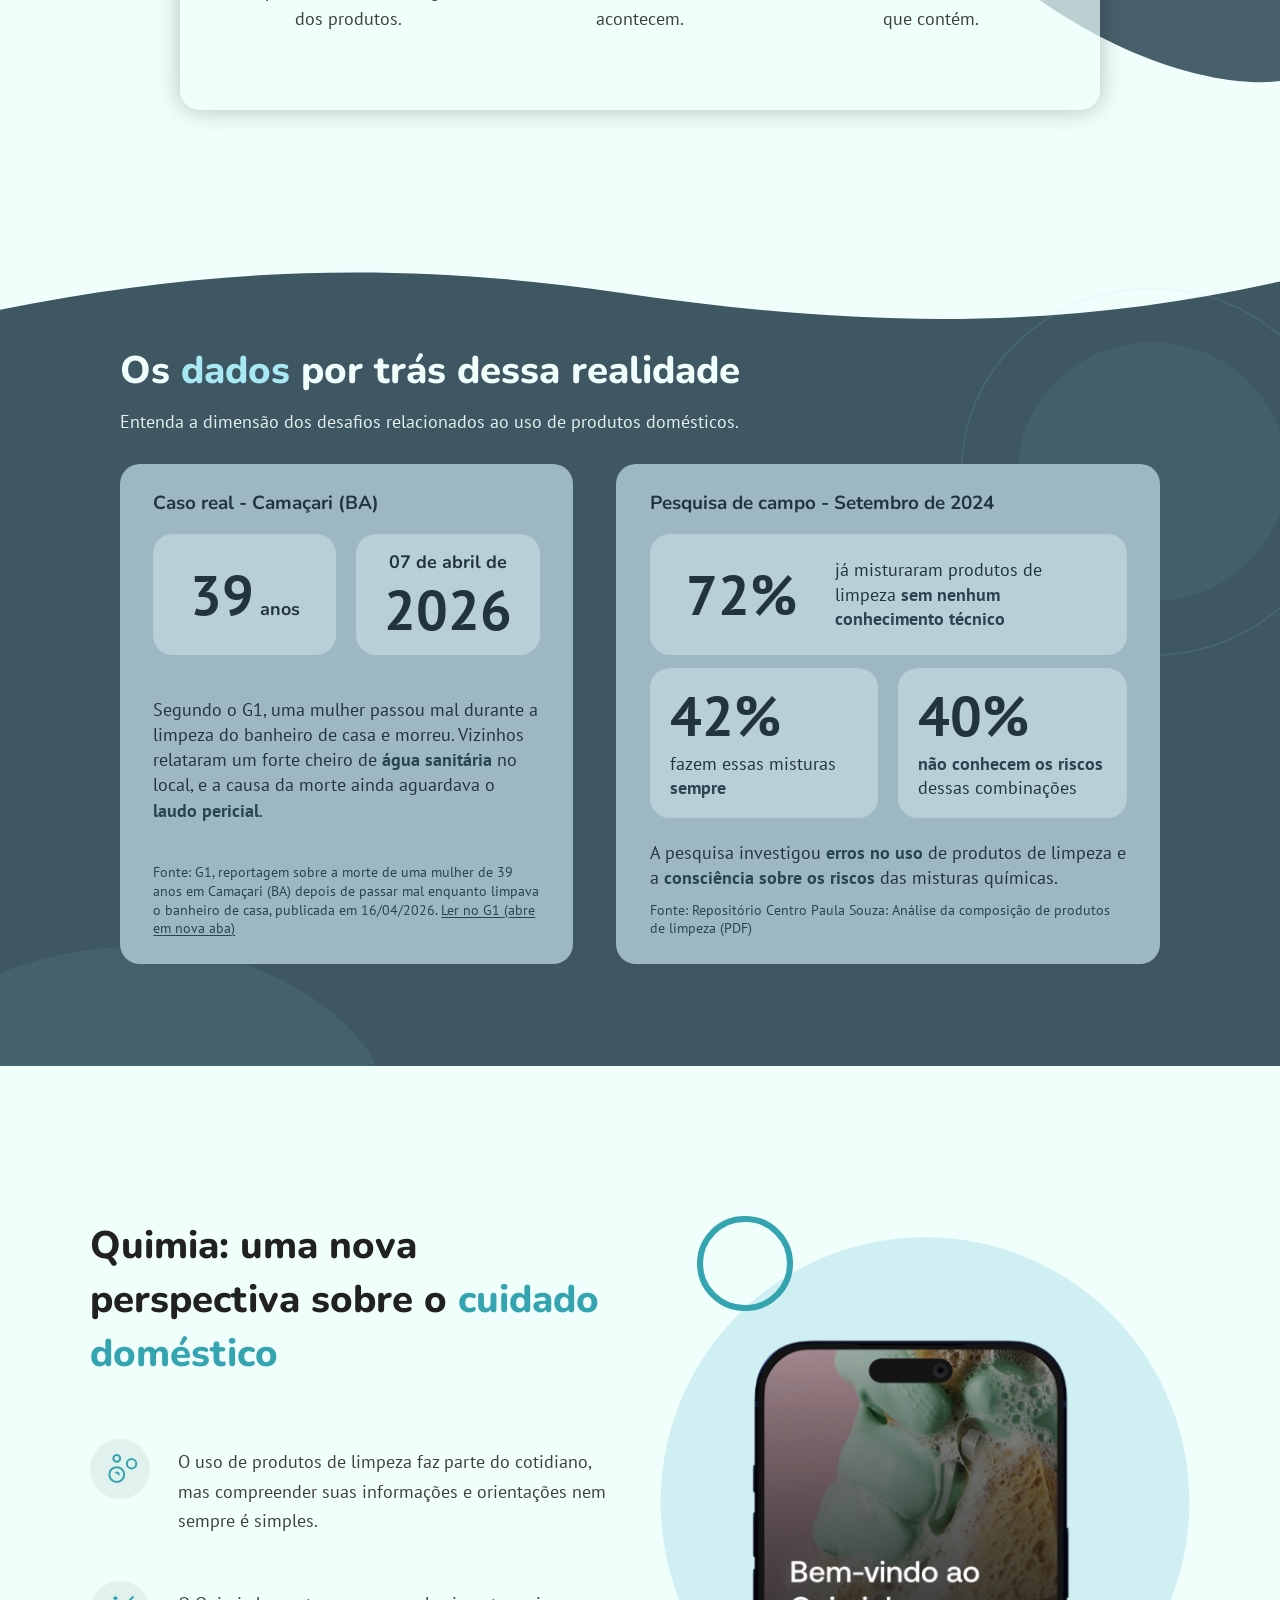
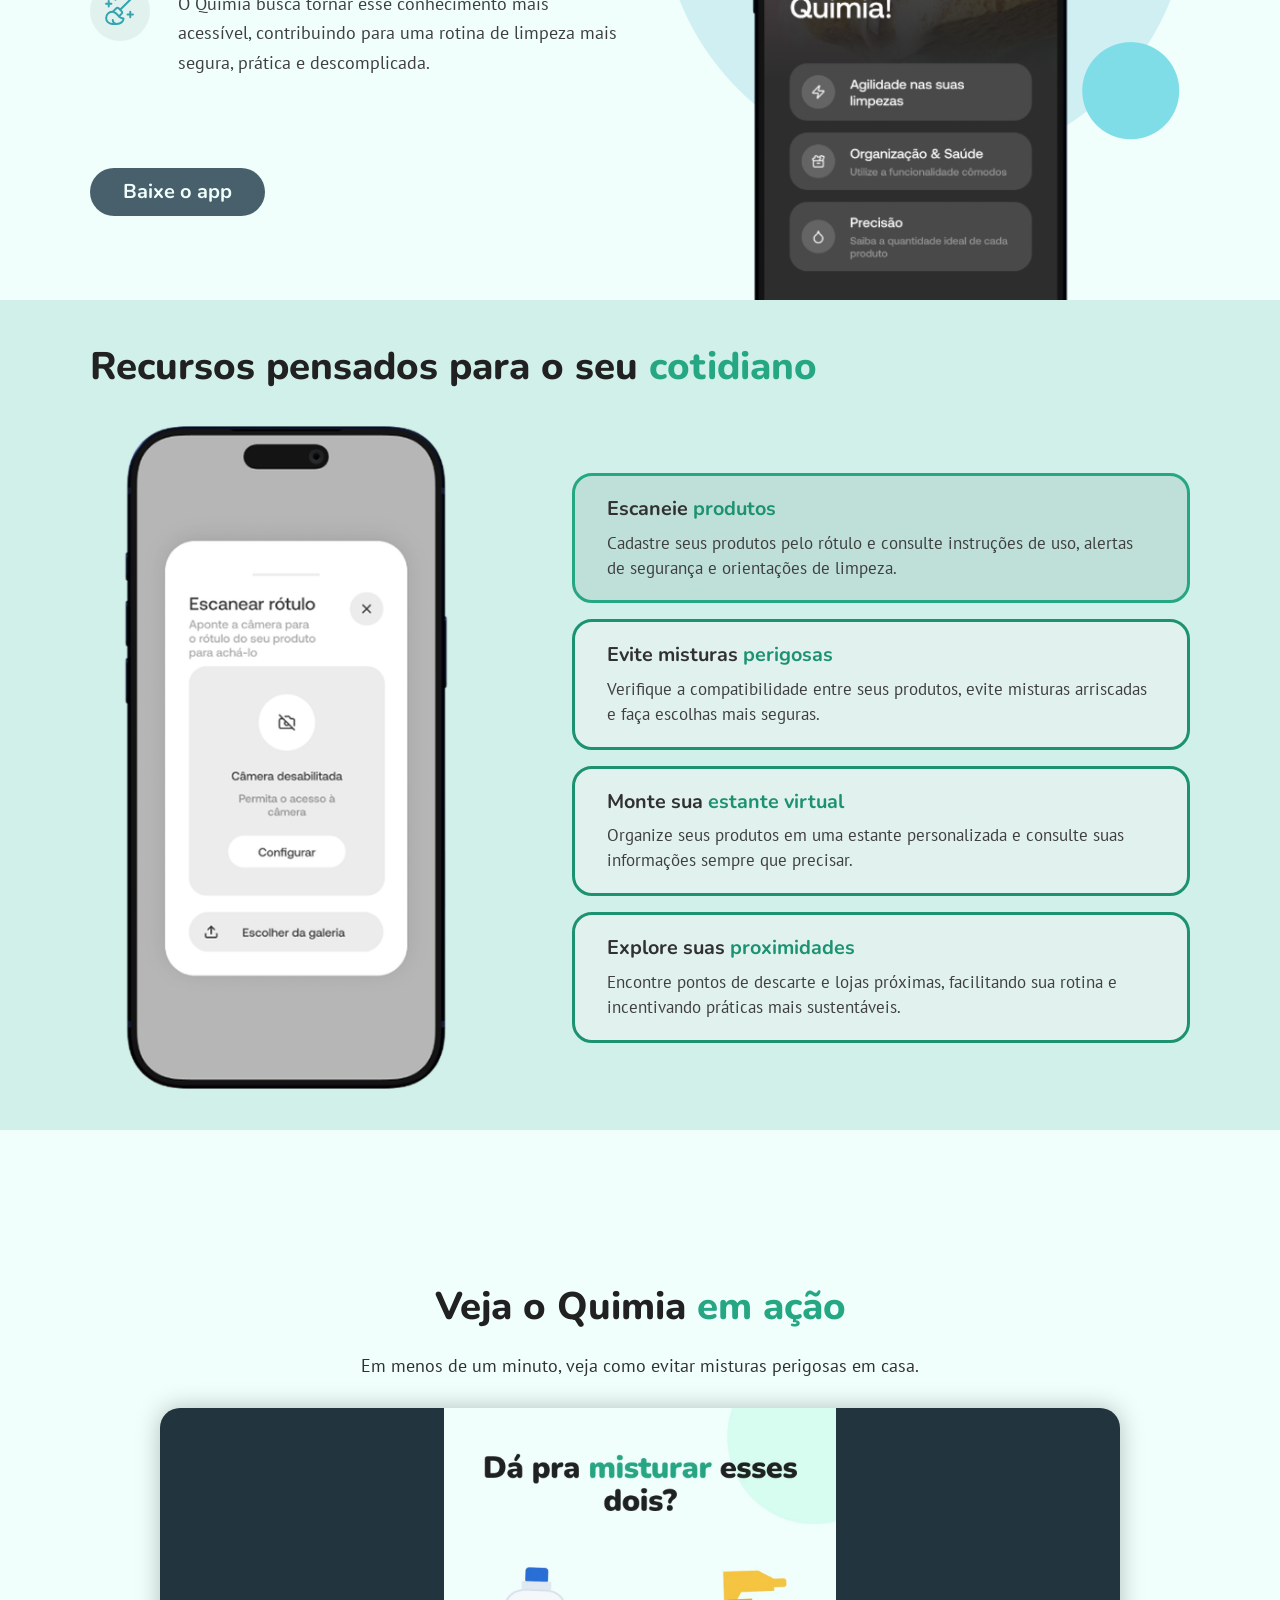
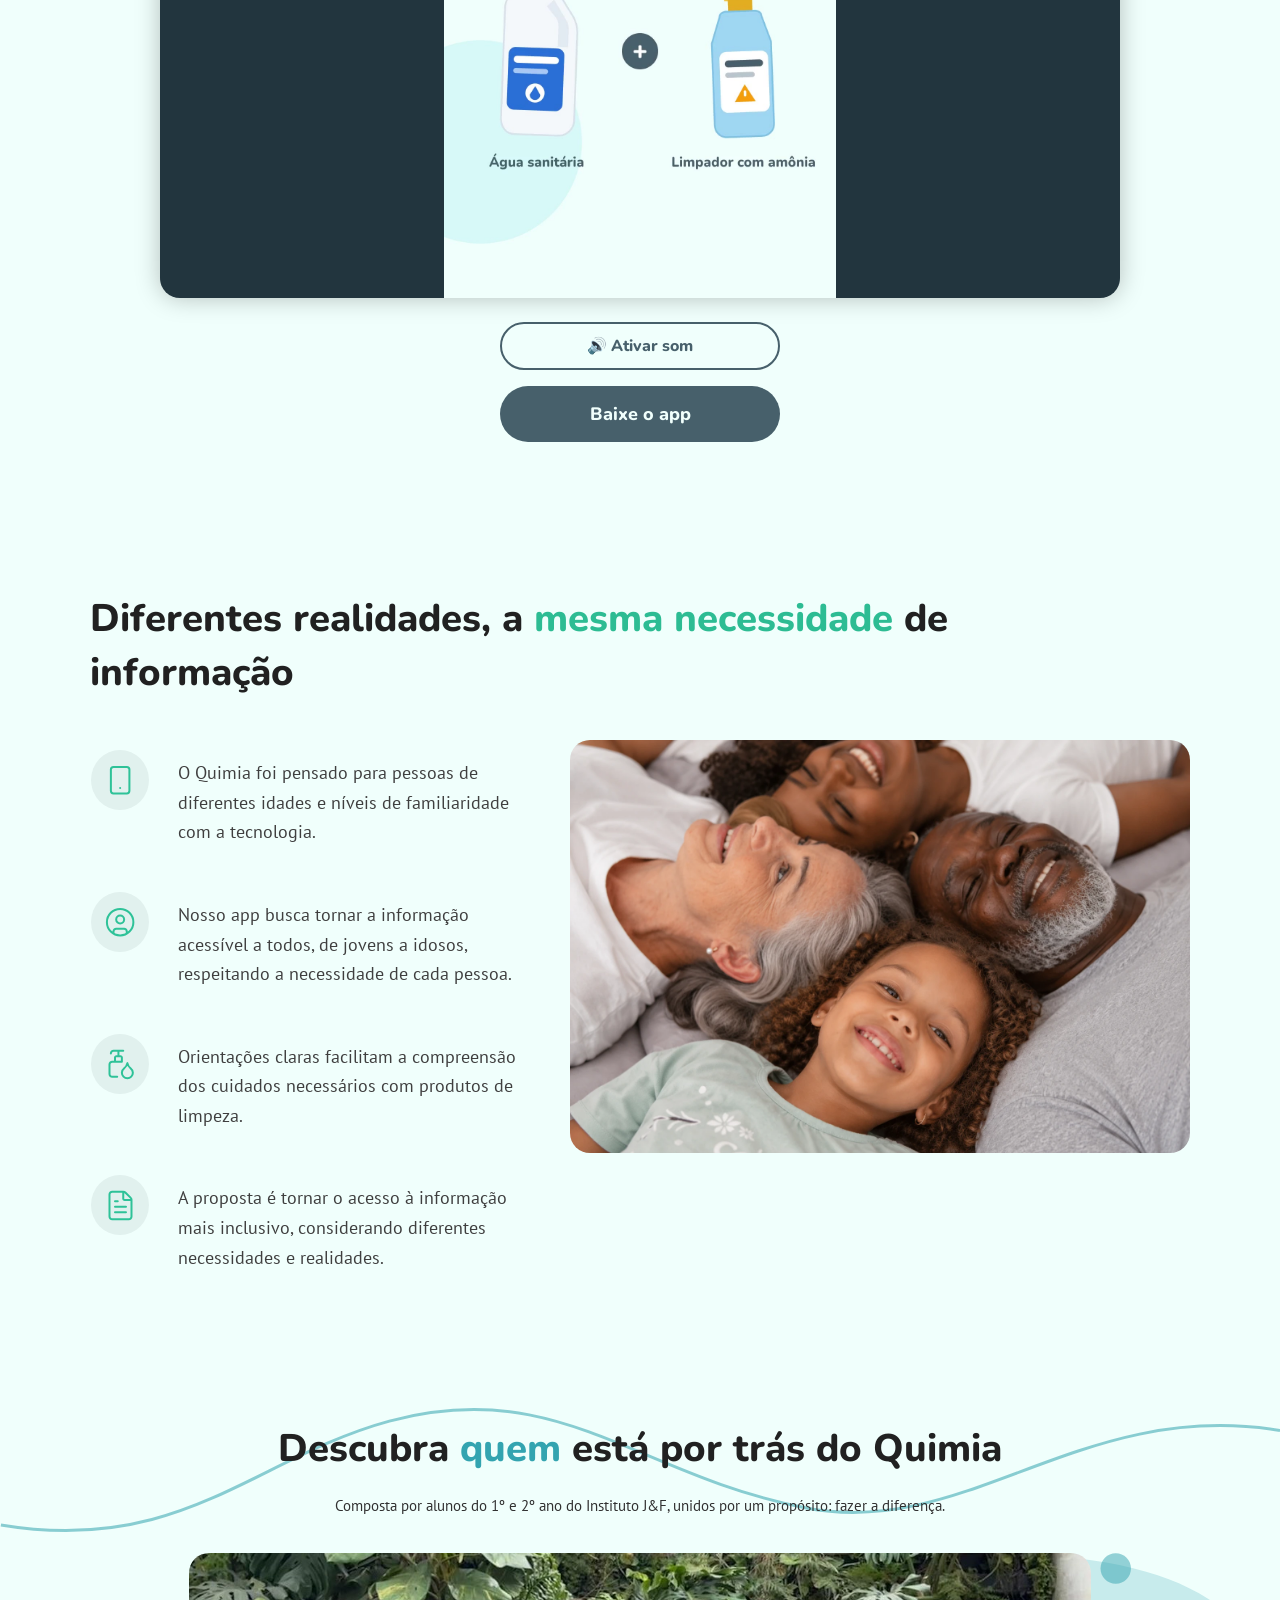
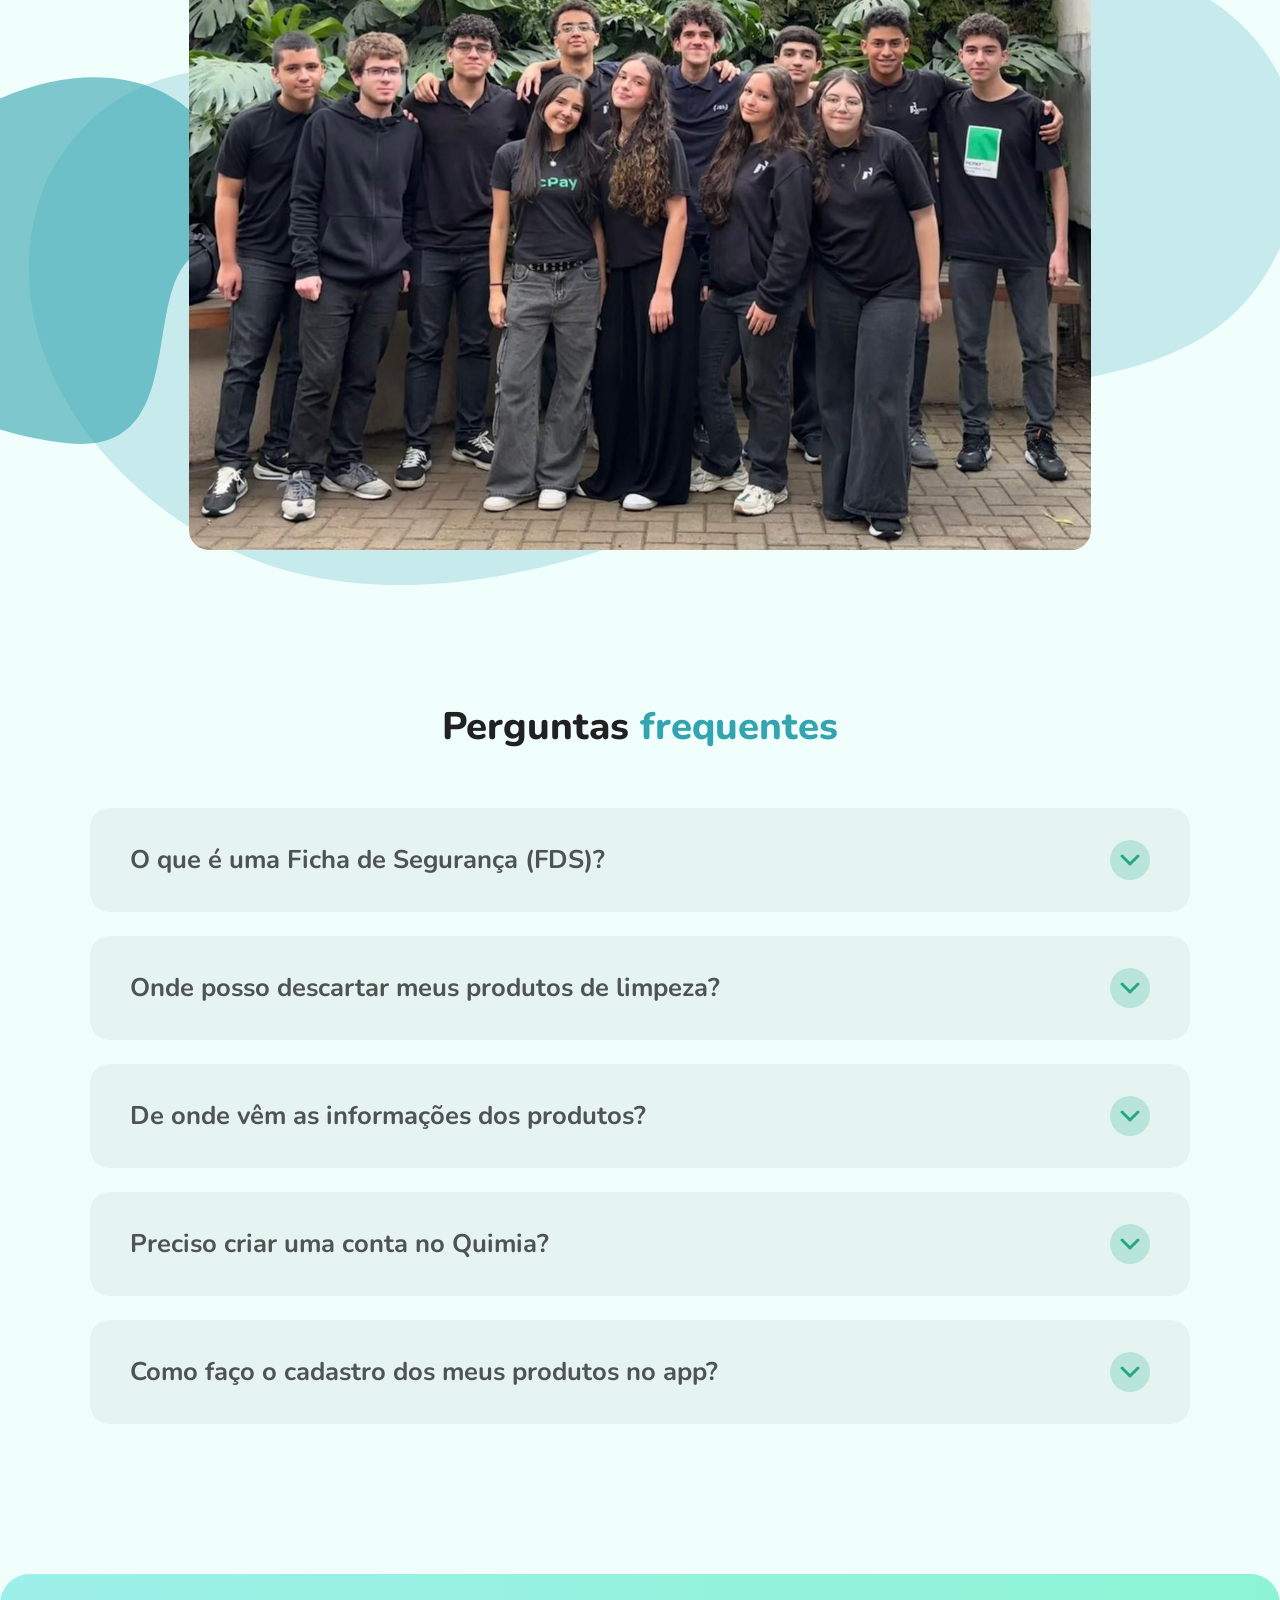
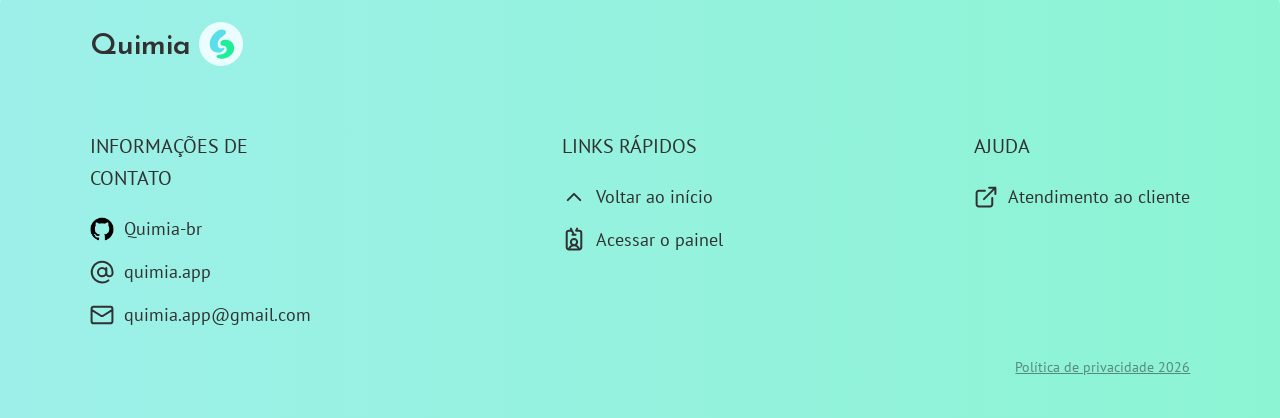
<file: site/index.html>
<!DOCTYPE html>
<html lang="pt-br">

<head>
  <meta charset="UTF-8">
  <meta name="viewport" content="width=device-width, initial-scale=1.0">
  <meta name="description" content="O Quimia ajuda você a entender rótulos, evitar misturas perigosas de produtos de limpeza e organizar sua estante virtual. Baixe o app e limpe com segurança.">
  <title>Quimia | Evite misturas perigosas de produtos de limpeza</title>
  <link rel="canonical" href="https://quimia.tech/">
  <meta property="og:type" content="website">
  <meta property="og:site_name" content="Quimia">
  <meta property="og:locale" content="pt_BR">
  <meta property="og:title" content="Quimia | Evite misturas perigosas de produtos de limpeza">
  <meta property="og:description" content="O Quimia ajuda você a entender rótulos, evitar misturas perigosas de produtos de limpeza e organizar sua estante virtual. Baixe o app e limpe com segurança.">
  <meta property="og:url" content="https://quimia.tech/">
  <meta property="og:image" content="https://quimia.tech/assets/share/og-image.jpg">
  <meta property="og:image:width" content="1200">
  <meta property="og:image:height" content="630">
  <meta name="twitter:card" content="summary_large_image">
  <meta name="twitter:title" content="Quimia | Evite misturas perigosas de produtos de limpeza">
  <meta name="twitter:description" content="O Quimia ajuda você a entender rótulos, evitar misturas perigosas de produtos de limpeza e organizar sua estante virtual. Baixe o app e limpe com segurança.">
  <meta name="twitter:image" content="https://quimia.tech/assets/share/og-image.jpg">
  <script type="application/ld+json">
  {
    "@context": "https://schema.org",
    "@type": "SoftwareApplication",
    "name": "Quimia",
    "applicationCategory": "UtilitiesApplication",
    "operatingSystem": "Android, iOS",
    "inLanguage": "pt-BR",
    "url": "https://quimia.tech/",
    "description": "Aplicativo para consultar informações e alertas de segurança de produtos de limpeza, verificar a compatibilidade entre eles e evitar misturas perigosas."
  }
  </script>
  <link rel="icon" type="image/svg+xml" href="assets/user/icons/logo.svg">
  <link rel="stylesheet" href="css/user.css">
</head>

<body>
  <header>
    <div id="navbar">
      <a href="#home" class="nav-home">
        <img src="assets/user/icons/logo.svg" alt="" id="nav-logo" width="36" height="36">
      </a>
      <nav id="main-nav">
        <ul id="nav-list">
          <li><a href="#purpose" class="nav-link">Riscos Domésticos</a></li>
          <li><a href="#about" class="nav-link">Quimia</a></li>
          <li><a href="#features" class="nav-link">Principais Recursos</a></li>
          <li><a href="#accessibility" class="nav-link">Para Todos</a></li>
          <li><a href="#team" class="nav-link">Equipe</a></li>
          <li class="nav-button-item">
            <a href="#" class="button-default button-dark" data-link="appDownload">Baixe o app</a>
          </li>
        </ul>
      </nav>
        <button type="button" id="menu-toggle" aria-label="Abrir menu" aria-expanded="false" aria-controls="main-nav">
          <svg class="open-icon" viewBox="0 0 24 24" aria-hidden="true"><path d="M4 7h16M4 12h16M4 17h16"/></svg>
          <svg class="close-icon" viewBox="0 0 24 24" aria-hidden="true"><path d="M6 6l12 12M18 6L6 18"/></svg>
        </button>
      </div>
    </header>

  <main id="main-content">
    <section id="home">
      <nav id="audience-switch">
        <a class="audience-button user active" href="#para-voce">Para você</a>
        <a class="audience-button company" href="business.html">Para sua empresa</a>
      </nav>

      <div id="hero-text">
        <h1 id="home-title">Viva a limpeza de um jeito <span class="text-green-light">completamente diferente</span></h1>
        <p class="hero-phrase active">Tudo o que você precisa saber sobre seus produtos de limpeza, em um só lugar
        </p>
        <div class="hero-actions">
          <a href="#" class="button-default button-light" data-link="appDownload">Baixe o app</a>
          <a href="#features" class="button-default button-outline button-large">Veja como funciona</a>
        </div>
      </div>

      <ul id="hero-highlights">
        <li class="hero-highlight">
          <img src="assets/user/icons/frase-inicio-1.svg" alt="" class="hero-highlight-icon" width="50" height="50">
          <p>Transforme a forma como você limpa sua casa</p>
        </li>
        <li class="hero-highlight">
          <img src="assets/user/icons/frase-inicio-2.svg" alt="" class="hero-highlight-icon" width="50" height="50">
          <p>Traga maior segurança para o seu dia a dia</p>
        </li>
        <li class="hero-highlight">
          <img src="assets/user/icons/frase-inicio-3.svg" alt="" class="hero-highlight-icon" width="50" height="50">
          <p>Entenda a complexidade de cada produto</p>
        </li>
      </ul>
    </section>
    <section id="purpose">
      <h2 class="purpose title" id="purpose-title">O lado <span class="text-blue">pouco conhecido</span> dos produtos de limpeza</h2>
      <p class="purpose subtitle">Entenda o que torna a faxina do cotidiano mais perigosa do que parece.</p>
      <ul id="purpose-cards">
        <li class="purpose-card">
            <img src="assets/user/icons/dificuldade.svg" alt="" class="purpose-icon" width="84" height="84">
            <h3 class="purpose-text title">Dificuldade de entender rótulos</h3>
            <p class="purpose-text body">Os rótulos estão cheios de termos técnicos que a maioria dos consumidores não consegue interpretar, comprometendo o uso seguro dos produtos.</p>
        </li>
        <li class="purpose-card">
          <img src="assets/user/icons/misturas-inadequadas.svg" alt="" class="purpose-icon" width="84" height="84">
          <h3 class="purpose-text title">Misturas inadequadas</h3>
          <p class="purpose-text body">Combinações que parecem inofensivas podem gerar reações químicas graves, e é assim que grande parte dos acidentes domésticos acontecem.</p>
        </li>
        <li class="purpose-card">
          <img src="assets/user/icons/descarte-incorreto.svg" alt="" class="purpose-icon" width="84" height="84">
          <h3 class="purpose-text title">Descarte incorreto</h3>
          <p class="purpose-text body">Descartados no lixo comum ou na pia, esses produtos contaminam solo e água, colocando em risco quem os manuseia sem saber o que contém.</p>
        </li>
      </ul>
    </section>
    <section id="data">
      <h2 class="data title" id="data-title">Os <span class="text-sky">dados</span> por trás dessa realidade</h2>
      <p class="data subtitle">Entenda a dimensão dos desafios relacionados ao uso de produtos domésticos.</p>
      <div id="data-cards">
        <article class="data-card data-case" aria-labelledby="data-case-title">
          <h3 class="data-card-title" id="data-case-title">Caso real - Camaçari (BA)</h3>
          <div class="data-stats">
            <p class="data-stat data-stat-age">
              <span class="data-number">39</span>
              <span class="data-unit">anos</span>
            </p>
            <p class="data-stat data-stat-date">
              <time datetime="2026-04-07">
                <span class="data-unit">07 de abril de</span>
                <span class="data-number">2026</span>
              </time>
            </p>
          </div>
          <p class="data-text">Segundo o G1, uma mulher passou mal durante a limpeza do banheiro de casa e morreu. Vizinhos relataram um forte cheiro de <strong>água sanitária</strong> no local, e a causa da morte ainda aguardava o <strong>laudo pericial</strong>.</p>
          <p class="data-source">Fonte: G1, reportagem sobre a morte de uma mulher de 39 anos em Camaçari (BA) depois de passar mal enquanto limpava o banheiro de casa, publicada em <time datetime="2026-04-16">16/04/2026</time>. <a href="https://g1.globo.com/ba/bahia/noticia/2026/04/16/mulher-morre-na-bahia.ghtml" target="_blank" rel="noopener noreferrer">Ler no G1 (abre em nova aba)</a></p>
        </article>
        <article class="data-card data-survey" aria-labelledby="data-survey-title">
          <h3 class="data-card-title" id="data-survey-title">Pesquisa de campo - Setembro de 2024</h3>
          <div class="data-stats">
            <p class="data-stat data-stat-wide">
              <span class="data-number">72%</span>
              <span class="data-description">já misturaram produtos de limpeza <strong>sem nenhum conhecimento técnico</strong></span>
            </p>
            <p class="data-stat">
              <span class="data-number">42%</span>
              <span class="data-description">fazem essas misturas <strong>sempre</strong></span>
            </p>
            <p class="data-stat">
              <span class="data-number">40%</span>
              <span class="data-description"><strong>não conhecem os riscos</strong> dessas combinações</span>
            </p>
          </div>
          <p class="data-text">A pesquisa investigou <strong>erros no uso</strong> de produtos de limpeza e a <strong>consciência sobre os riscos</strong> das misturas químicas.</p>
          <p class="data-source">Fonte: Repositório Centro Paula Souza: Análise da composição de produtos de limpeza (PDF)</p>
        </article>
      </div>
    </section>
    <section id="about">
      <div id="about-content">
        <h2 id="about-title" class="title">Quimia: uma nova perspectiva sobre o <span class="text-teal">cuidado doméstico</span></h2>
        <ul class="info-list">
          <li class="info-item">
            <img src="assets/user/icons/quimia-bolhas.svg" alt="" class="info-icon" width="60" height="60">
            <p class="about body">O uso de produtos de limpeza faz parte do cotidiano, mas compreender suas informações e orientações nem sempre é simples.</p>
          </li>
          <li class="info-item">
            <img src="assets/user/icons/quimia-limpeza.svg" alt="" class="info-icon" width="60" height="60">
            <p class="about body">O Quimia busca tornar esse conhecimento mais acessível, contribuindo para uma rotina de limpeza mais segura, prática e descomplicada.</p>
          </li>
        </ul>
        <a href="#" class="button-default button-dark" data-link="appDownload">Baixe o app</a>
      </div>
      <div id="about-images">
        <img src="assets/user/images/mockup-boas-vindas.png" alt="Tela de boas-vindas do app Quimia" id="phone-mockup" width="450" height="724">
      </div>
    </section>
    <section id="features">
      <h2 class="features title" id="features-title">Recursos pensados para o seu <span class="text-green-dark">cotidiano</span></h2>
      <div class="feature-showcase">
        <div class="feature-left">
          <div id="feature-panel" role="tabpanel">
            <img src="assets/user/images/tela-escanear.png" alt="Tela de escaneamento de rótulo do app Quimia" class="feature-image active" data-feature="scan" width="360" height="724">
            <img src="assets/user/images/tela-misturas.png" alt="Tela de alerta de mistura perigosa do app Quimia" class="feature-image" data-feature="mixtures" width="360" height="724" aria-hidden="true">
            <img src="assets/user/images/tela-estante.png" alt="Tela da estante virtual do app Quimia" class="feature-image" data-feature="shelf" width="360" height="724" aria-hidden="true">
            <img src="assets/user/images/tela-proximidades.png" alt="Tela de pontos de descarte e lojas próximas do app Quimia" class="feature-image" data-feature="nearby" width="360" height="724" aria-hidden="true">
          </div>
        </div>
        <div class="feature-right" role="tablist" aria-label="Recursos do Quimia" aria-orientation="vertical">
          <button type="button" class="feature-card active" id="feature-tab-scan" role="tab" aria-selected="true" aria-controls="feature-panel" data-feature="scan">
            <span class="feature-text">
              <span class="feature title">Escaneie <span class="text-green-deep">produtos</span></span>
              <span class="feature body">Cadastre seus produtos pelo rótulo e consulte instruções de uso, alertas de segurança e orientações de limpeza.</span>
            </span>
          </button>
          <button type="button" class="feature-card" id="feature-tab-mixtures" role="tab" aria-selected="false" aria-controls="feature-panel" data-feature="mixtures" tabindex="-1">
            <span class="feature-text">
              <span class="feature title">Evite misturas <span class="text-green-deep">perigosas</span></span>
              <span class="feature body">Verifique a compatibilidade entre seus produtos, evite misturas arriscadas e faça escolhas mais seguras.</span>
            </span>
          </button>
          <button type="button" class="feature-card" id="feature-tab-shelf" role="tab" aria-selected="false" aria-controls="feature-panel" data-feature="shelf" tabindex="-1">
            <span class="feature-text">
              <span class="feature title">Monte sua <span class="text-green-deep">estante virtual</span></span>
              <span class="feature body">Organize seus produtos em uma estante personalizada e consulte suas informações sempre que precisar.</span>
            </span>
          </button>
          <button type="button" class="feature-card" id="feature-tab-nearby" role="tab" aria-selected="false" aria-controls="feature-panel" data-feature="nearby" tabindex="-1">
            <span class="feature-text">
              <span class="feature title">Explore suas <span class="text-green-deep">proximidades</span></span>
              <span class="feature body">Encontre pontos de descarte e lojas próximas, facilitando sua rotina e incentivando práticas mais sustentáveis.</span>
            </span>
          </button>
        </div>
      </div>
    </section>
    <section id="demo">
      <h2 class="demo title" id="demo-title">Veja o Quimia <span class="text-green-dark">em ação</span></h2>
      <p class="demo subtitle">Em menos de um minuto, veja como evitar misturas perigosas em casa.</p>
      <div class="quimia-video">
        <video id="quimiaVideo" autoplay muted loop playsinline preload="metadata" poster="assets/user/images/capa-desktop.jpg" aria-label="Demonstração do app Quimia" width="1920" height="980">
          <source src="assets/user/videos/quimia-demo-com-voz-desktop.mp4" type="video/mp4">
          <track kind="captions" src="assets/user/videos/quimia-legenda.vtt" srclang="pt-BR" label="Português">
        </video>
      </div>
      <div class="demo-actions">
        <button id="quimiaSom" class="demo-button demo-button-secondary" type="button" aria-pressed="false">&#128266; Ativar som</button>
        <!-- TODO: substituir o href pelo link de download do app -->
        <a href="#" class="demo-button demo-button-primary" data-link="appDownload">
          Baixe o app
        </a>
      </div>
    </section>
    <section id="accessibility">
      <h2 class="accessibility title" id="accessibility-title">Diferentes realidades, a <span class="text-green">mesma necessidade</span> de informação</h2>
      <div class="accessibility-content">
        <ul class="info-list">
          <li class="info-item">
            <img src="assets/user/icons/para-todos-celular.svg" alt="" class="info-icon" width="60" height="60">
            <p class="accessibility body">O Quimia foi pensado para pessoas de diferentes idades e níveis de familiaridade com a tecnologia.</p>
          </li>
          <li class="info-item">
            <img src="assets/user/icons/para-todos-usuario.svg" alt="" class="info-icon" width="60" height="60">
            <p class="accessibility body">Nosso app busca tornar a informação acessível a todos, de jovens a idosos, respeitando a necessidade de cada pessoa.</p>
          </li>
          <li class="info-item">
            <img src="assets/user/icons/para-todos-orientacoes.svg" alt="" class="info-icon" width="60" height="60">
            <p class="accessibility body">Orientações claras facilitam a compreensão dos cuidados necessários com produtos de limpeza.</p>
          </li>
          <li class="info-item">
            <img src="assets/user/icons/para-todos-inclusao.svg" alt="" class="info-icon" width="60" height="60">
            <p class="accessibility body">A proposta é tornar o acesso à informação mais inclusivo, considerando diferentes necessidades e realidades.</p>
          </li>
        </ul>
        <img src="assets/user/images/para-todos.webp" alt="Família de diferentes idades e origens deitada lado a lado, sorrindo" class="accessibility-image" width="1536" height="1024" loading="lazy">
      </div>
    </section>
    <section id="team">
      <div id="team-box">
        <h2 class="team title" id="team-title">Descubra <span class="text-teal">quem</span> está por trás do Quimia</h2>
        <p class="team subtitle">Composta por alunos do 1º e 2º ano do Instituto J&amp;F, unidos por um propósito: fazer a diferença.</p>
        <div class="team-photo-wrapper">
          <img src="assets/user/images/equipe.jpg" alt="Equipe do Quimia reunida em frente a um jardim vertical" id="team-photo" width="1280" height="847" loading="lazy">
        </div>
      </div>
    </section>
    <section id="faq" aria-labelledby="faq-title">
      <h2 class="title" id="faq-title">Perguntas <span class="text-teal">frequentes</span></h2>
      <ul id="faq-list">
        <li class="faq-item">
          <h3 class="faq-heading">
            <button type="button" class="faq-button" id="faq-question-1" aria-expanded="false" aria-controls="faq-answer-1">
              <span class="faq-question">O que é uma Ficha de Segurança (FDS)?</span>
              <img src="assets/user/icons/chevron-down.svg" alt="" class="faq-icon" width="40" height="40">
            </button>
          </h3>
          <div class="faq-answer" id="faq-answer-1" role="region" aria-labelledby="faq-question-1" inert>
            <p>A Ficha com Dados de Segurança (FDS) é um documento que reúne informações sobre os perigos de um produto químico, seus cuidados de manuseio, armazenamento, medidas de proteção e procedimentos de emergência. No Quimia, ela serve como fonte de informações para orientar o uso seguro dos produtos.</p>
          </div>
        </li>
        <li class="faq-item">
          <h3 class="faq-heading">
            <button type="button" class="faq-button" id="faq-question-2" aria-expanded="false" aria-controls="faq-answer-2">
              <span class="faq-question">Onde posso descartar meus produtos de limpeza?</span>
              <img src="assets/user/icons/chevron-down.svg" alt="" class="faq-icon" width="40" height="40">
            </button>
          </h3>
          <div class="faq-answer" id="faq-answer-2" role="region" aria-labelledby="faq-question-2" inert>
            <p>No app, a função “Explore suas proximidades” mostra pontos de descarte e lojas próximas de você. O descarte correto evita que esses produtos contaminem solo e água, assim contribuem para um mundo mais sustentável.</p>
          </div>
        </li>
        <li class="faq-item">
          <h3 class="faq-heading">
            <button type="button" class="faq-button" id="faq-question-3" aria-expanded="false" aria-controls="faq-answer-3">
              <span class="faq-question">De onde vêm as informações dos produtos?</span>
              <img src="assets/user/icons/chevron-down.svg" alt="" class="faq-icon" width="40" height="40">
            </button>
          </h3>
          <div class="faq-answer" id="faq-answer-3" role="region" aria-labelledby="faq-question-3" inert>
            <p>As informações vêm das empresas que fabricam os produtos e são validadas por elas, a partir de materiais como as Fichas com Dados de Segurança (FDSs). Assim, o que você consulta no app vem de quem conhece o produto.</p>
          </div>
        </li>
        <li class="faq-item">
          <h3 class="faq-heading">
            <button type="button" class="faq-button" id="faq-question-4" aria-expanded="false" aria-controls="faq-answer-4">
              <span class="faq-question">Preciso criar uma conta no Quimia?</span>
              <img src="assets/user/icons/chevron-down.svg" alt="" class="faq-icon" width="40" height="40">
            </button>
          </h3>
          <div class="faq-answer" id="faq-answer-4" role="region" aria-labelledby="faq-question-4" inert>
            <p>Sim! Para acessar os recursos personalizados do Quimia, é necessário criar uma conta na plataforma. Com ela, você poderá utilizar as funcionalidades disponíveis para consultar informações sobre produtos de limpeza, compreender seus riscos e cuidados de uso e encontrar orientações que contribuam para uma utilização mais segura. Basta realizar o cadastro com as informações solicitadas e acessar a plataforma com sua conta.</p>
          </div>
        </li>
        <li class="faq-item">
          <h3 class="faq-heading">
            <button type="button" class="faq-button" id="faq-question-5" aria-expanded="false" aria-controls="faq-answer-5">
              <span class="faq-question">Como faço o cadastro dos meus produtos no app?</span>
              <img src="assets/user/icons/chevron-down.svg" alt="" class="faq-icon" width="40" height="40">
            </button>
          </h3>
          <div class="faq-answer" id="faq-answer-5" role="region" aria-labelledby="faq-question-5" inert>
            <p>Aponte a câmera do celular para o rótulo do produto para encontrá-lo no Quimia, ou escolha uma foto da galeria. Depois, consulte instruções de uso, alertas de segurança e orientações de limpeza. Para usar a câmera, é preciso permitir o acesso nas configurações do aparelho.</p>
          </div>
        </li>
      </ul>
    </section>
  </main>
  <footer>
    <div id="footer-brand">
      <p class="footer-brand-name">Quimia</p>
      <img src="assets/user/icons/logo.svg" alt="" id="footer-logo" width="44" height="44">
    </div>
    <div id="footer-body">
      <div id="contact-info">
        <h2 class="footer-title">Informações de contato</h2>
        <ul id="contact-links">
          <li id="github">
            <a href="https://github.com/Quimia-br" class="body" target="_blank" rel="noopener noreferrer">
              <img src="assets/user/icons/github.svg" alt="" class="footer-icon" width="24" height="24">
            Quimia-br
            </a>
          </li>
          <li id="instagram">
            <a href="https://www.instagram.com/quimia.app/" class="body" target="_blank" rel="noopener noreferrer">
              <img src="assets/user/icons/arroba.svg" alt="" class="footer-icon" width="24" height="24">
            quimia.app
            </a>
          </li>
          <li id="email">
            <a href="mailto:quimia.app@gmail.com?subject=Entrar%20em%20Contato&body=Ol%C3%A1%2C%20tudo%20bem%3F" class="body">
              <img src="assets/user/icons/email.svg" alt="" class="footer-icon" width="24" height="24">
            quimia.app@gmail.com
            </a>
          </li>
        </ul>
      </div>
      <div id="quick-links">
        <h2 class="footer-title">Links rápidos</h2>
        <ul class="footer-links">
          <li>
            <a href="#home" class="body">
              <img src="assets/user/icons/voltar-inicio.svg" alt="" class="footer-icon" width="24" height="24">
            Voltar ao início
            </a>
          </li>
          <li>
            <a href="https://quimia.tech/admin" class="body">
              <img src="assets/user/icons/area-restrita.svg" alt="" class="footer-icon" width="24" height="24">
            Acessar o painel
            </a>
          </li>
        </ul>
      </div>
      <div id="help">
        <h2 class="footer-title">Ajuda</h2>
        <div id="support">
          <a href="support.html" class="body">
            <img src="assets/user/icons/atendimento-cliente.svg" alt="" class="footer-icon" width="24" height="24">
          Atendimento ao cliente
          </a>
        </div>
      </div>
    </div>
    <a href="privacy.html" id="privacy-policy">Política de privacidade 2026</a>
  </footer>
  <!-- Pop-up de download: abrir com downloadModal.showModal() e fechar com downloadModal.close() -->
  <dialog id="downloadModal" class="download-modal" aria-labelledby="download-modal-title">
    <div class="download-modal-accent"></div>
    <button type="button" id="downloadModalClose" class="download-modal-close" aria-label="Fechar">
      <img src="assets/user/icons/fechar.svg" alt="" width="24" height="24">
    </button>
    <div class="download-modal-content">
      <div class="download-modal-header">
        <h2 id="download-modal-title" class="download-modal-title">Baixe o Quimia</h2>
        <p class="download-modal-text">Aponte a câmera do celular para o QR code ou escolha sua loja.</p>
      </div>
      <div class="download-modal-qr">
        <!-- Contêiner do QR code: o JS desenha o QR aqui dentro e substitui a imagem de exemplo -->
        <div id="downloadQr" class="download-modal-qr-box">
          <img src="assets/user/images/qr-code-placeholder.svg" alt="QR code para baixar o app Quimia" width="206" height="206">
        </div>
        <p class="download-modal-qr-caption">Escaneie com a câmera do celular</p>
      </div>
      <div class="download-modal-stores">
        <a href="#" id="downloadAppStore" class="download-modal-store" target="_blank" rel="noopener noreferrer">
          <img src="assets/user/images/selo-app-store.svg" alt="Baixar na App Store" width="155" height="52">
        </a>
        <a href="#" id="downloadPlayStore" class="download-modal-store" target="_blank" rel="noopener noreferrer">
          <img src="assets/user/images/selo-google-play.svg" alt="Disponível no Google Play" width="175" height="52">
        </a>
      </div>
    </div>
  </dialog>
  <script src="js/vendor/qrcode.min.js"></script>
  <script src="js/store-links.js"></script>
  <script src="js/download-modal.js"></script>
  <script src="js/user.js"></script>
</body>

</html>
</file>
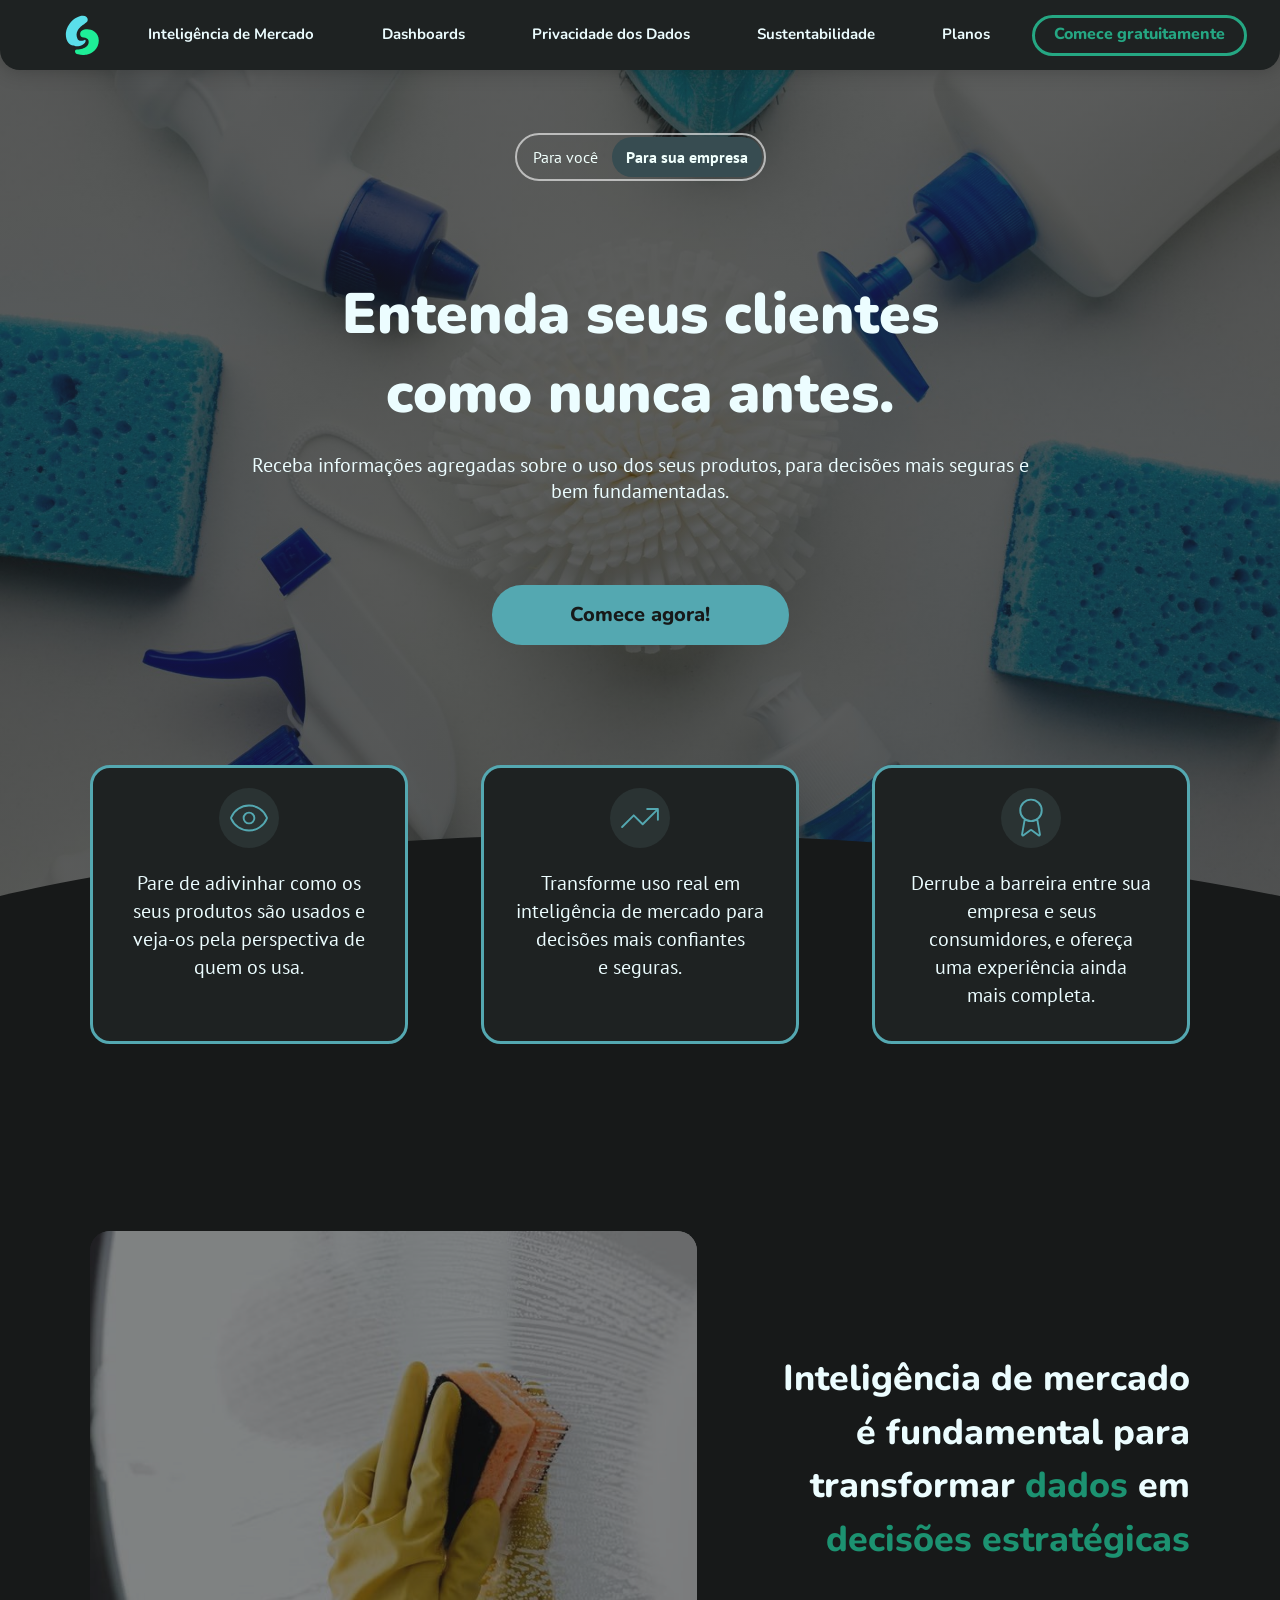
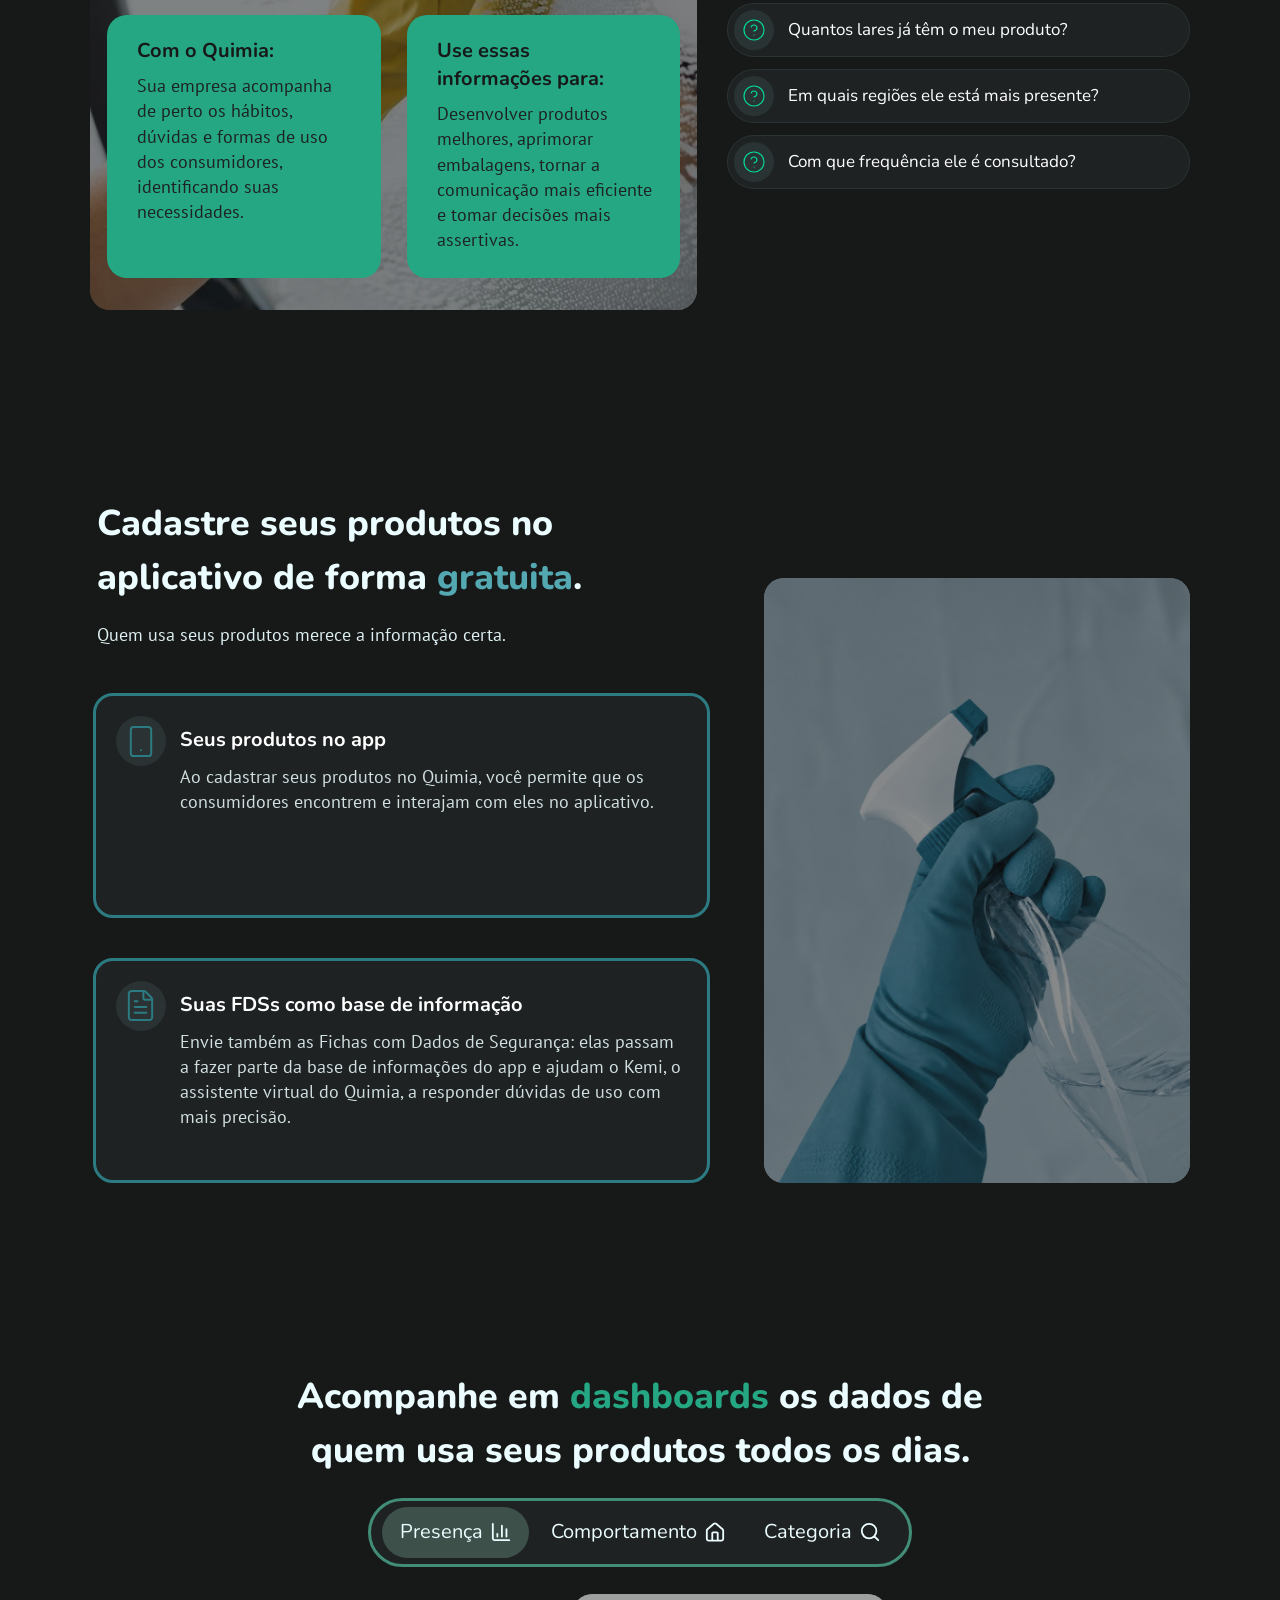
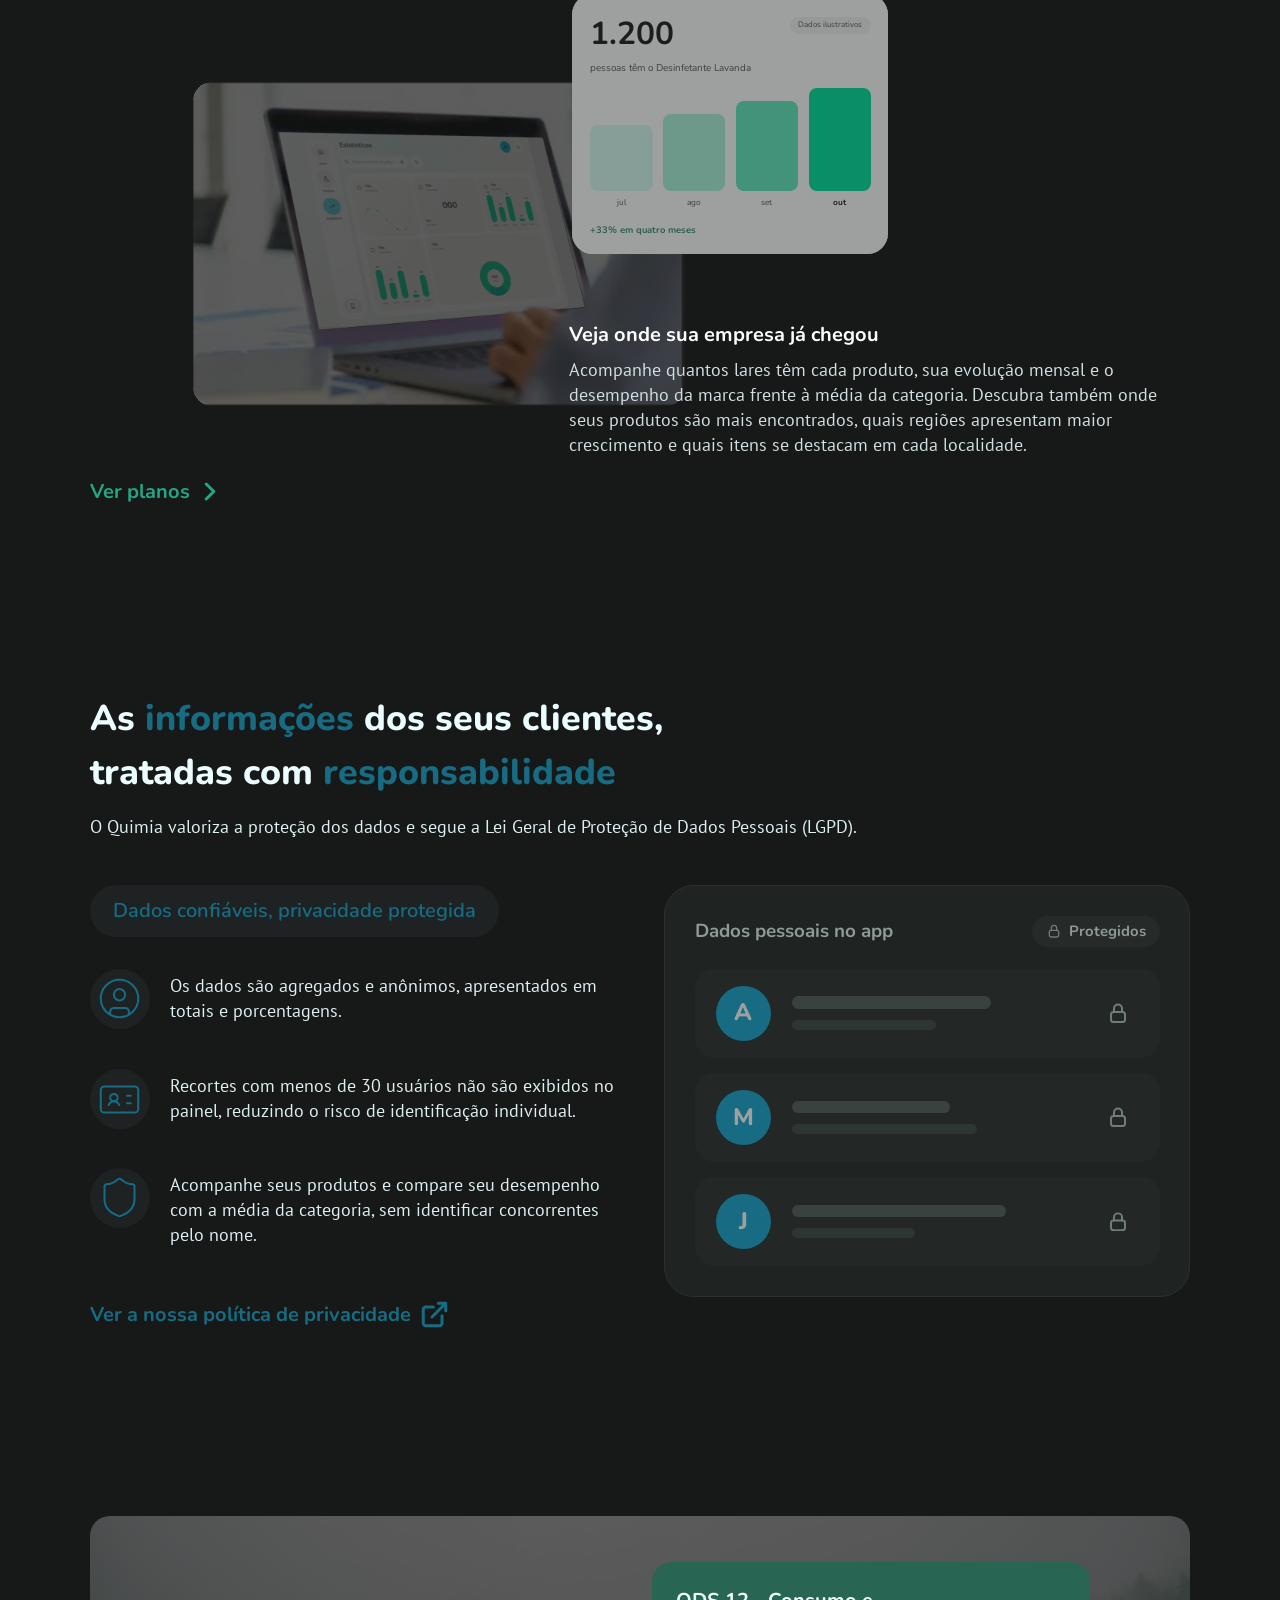
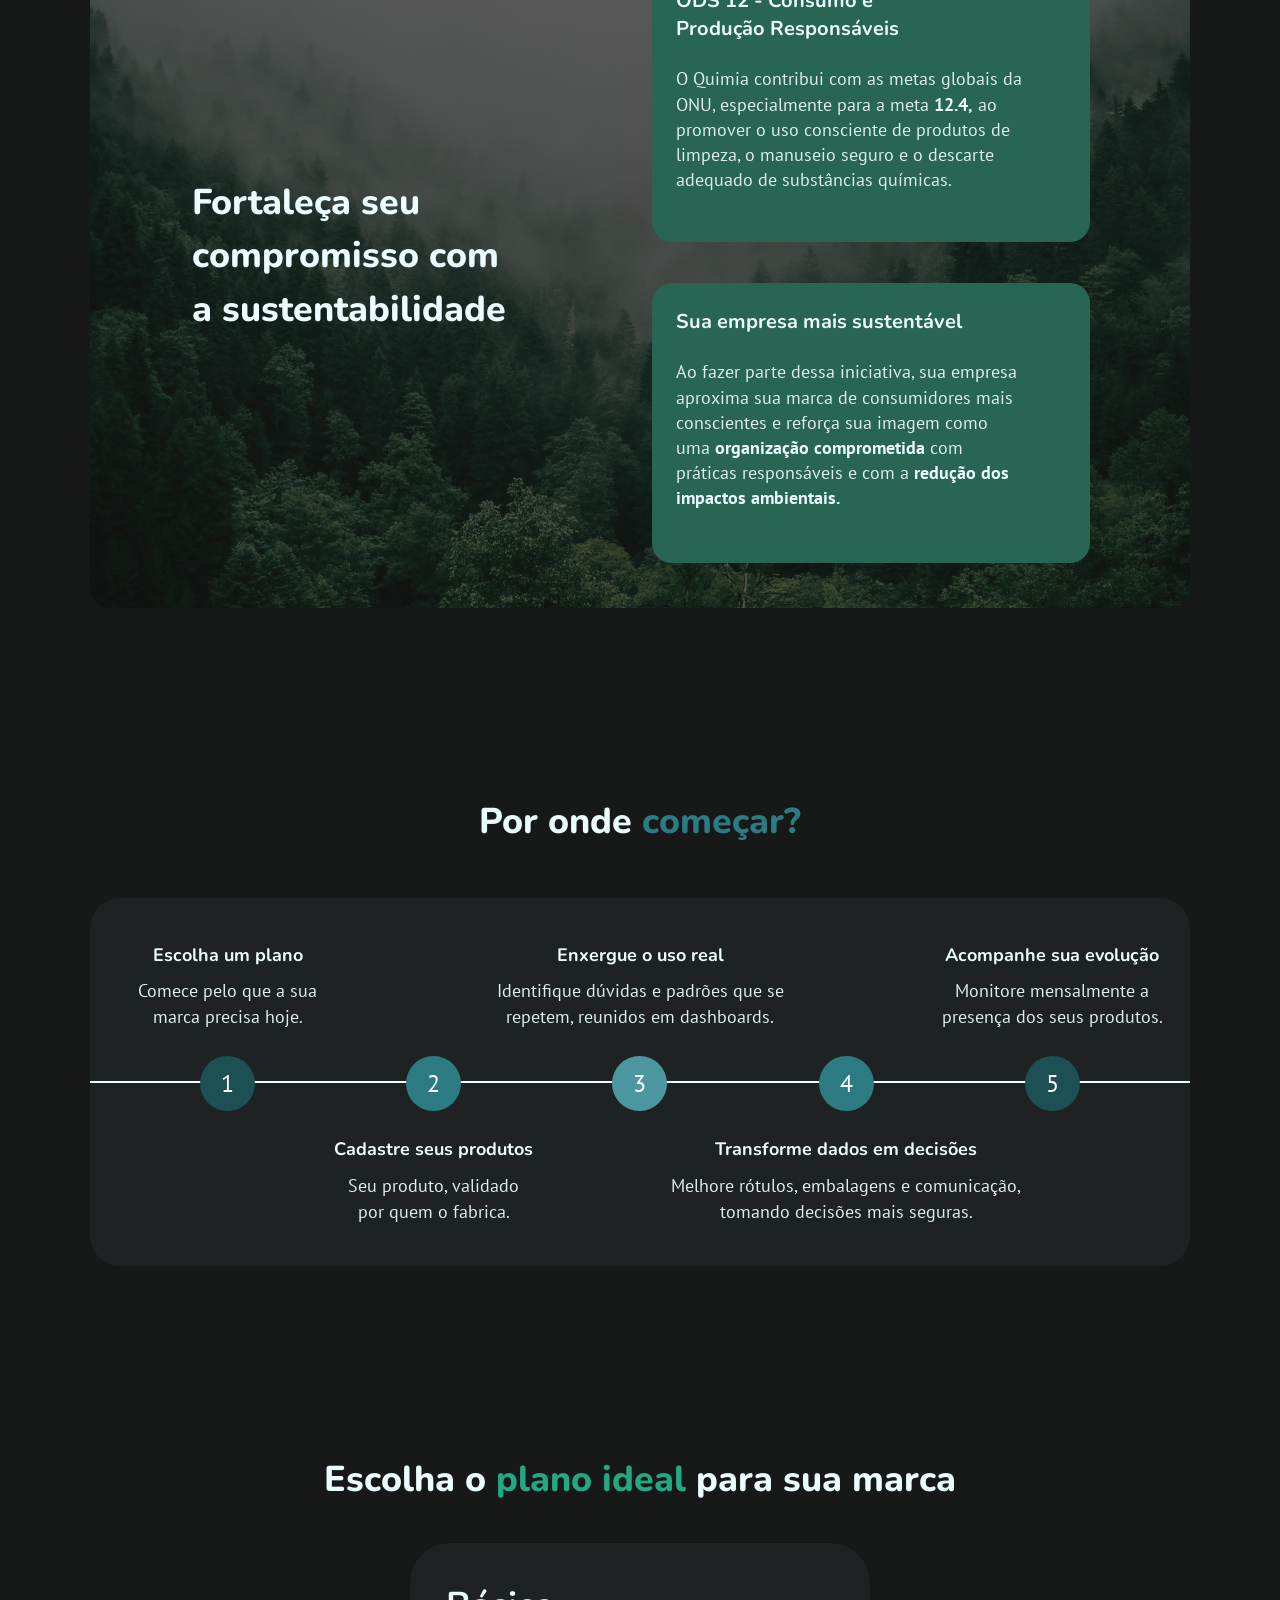
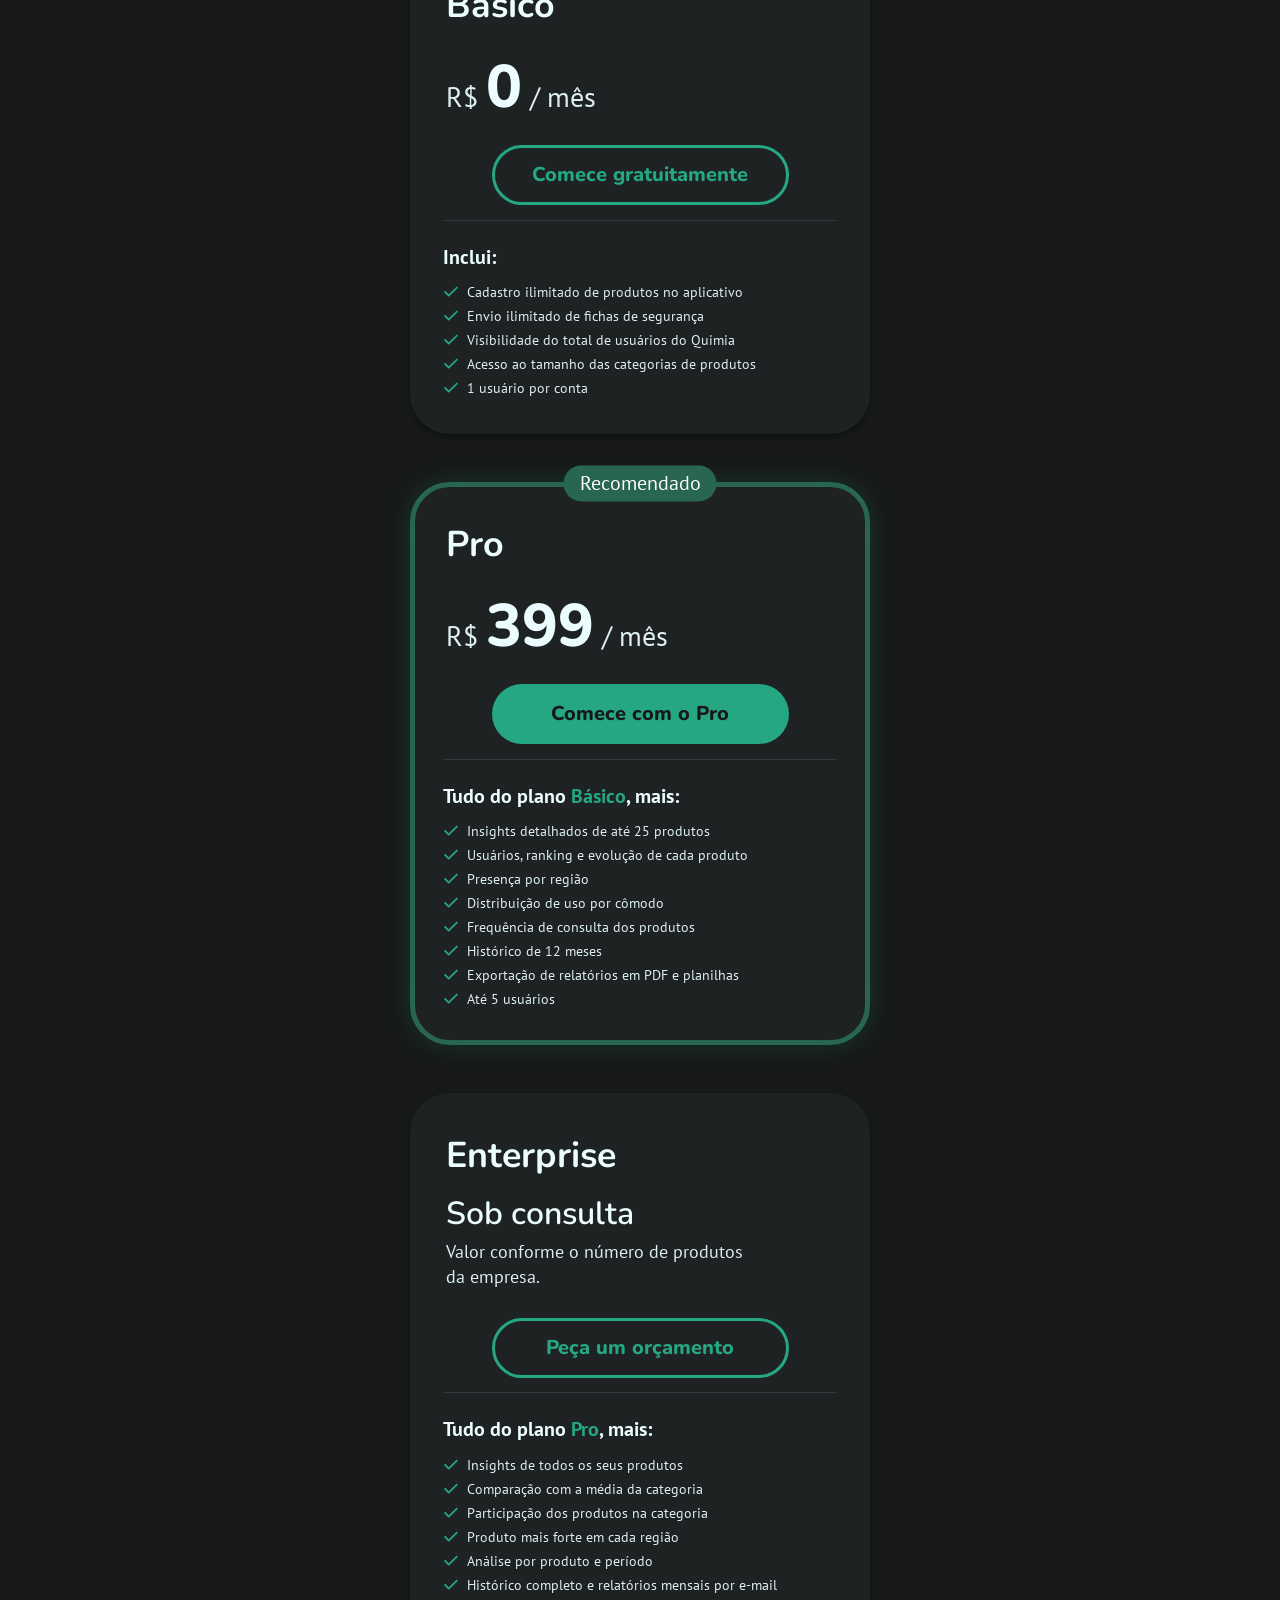
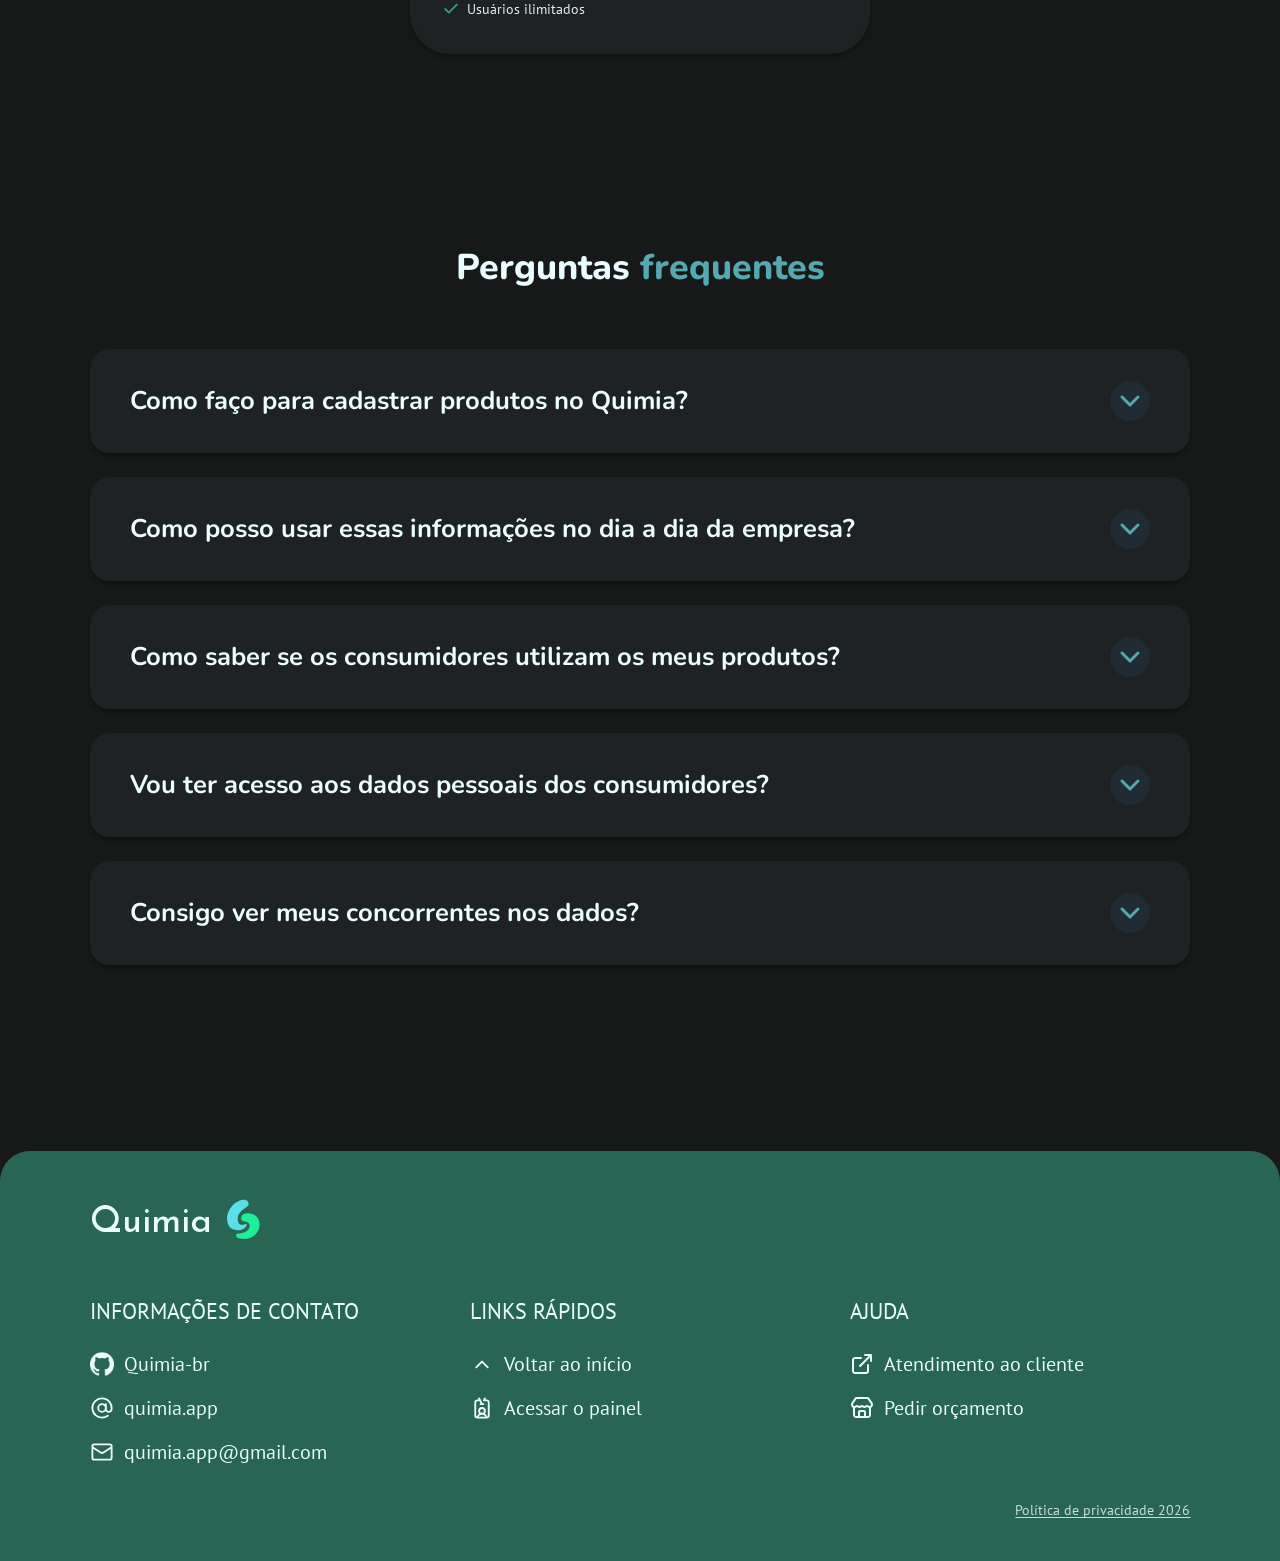
<file: Landing Page/business.html>
<!DOCTYPE html>
<html lang="pt-br">
    <head>
        <meta charset="UTF-8">
        <meta name="viewport" content="width=device-width, initial-scale=1.0">
        <meta name="description" content="Cadastre seus produtos no Quimia e receba dados agregados e anônimos sobre como os consumidores os usam, em dashboards de inteligência de mercado.">
        <title>Para empresas - Quimia</title>
        <link rel="canonical" href="https://quimia.tech/business.html">
        <meta property="og:type" content="website">
        <meta property="og:site_name" content="Quimia">
        <meta property="og:locale" content="pt_BR">
        <meta property="og:title" content="Para empresas - Quimia">
        <meta property="og:description" content="Cadastre seus produtos no Quimia e receba dados agregados e anônimos sobre como os consumidores os usam, em dashboards de inteligência de mercado.">
        <meta property="og:url" content="https://quimia.tech/business.html">
        <meta property="og:image" content="https://quimia.tech/assets/share/og-image.jpg">
        <meta property="og:image:width" content="1200">
        <meta property="og:image:height" content="630">
        <meta name="twitter:card" content="summary_large_image">
        <meta name="twitter:title" content="Para empresas - Quimia">
        <meta name="twitter:description" content="Cadastre seus produtos no Quimia e receba dados agregados e anônimos sobre como os consumidores os usam, em dashboards de inteligência de mercado.">
        <meta name="twitter:image" content="https://quimia.tech/assets/share/og-image.jpg">
        <link rel="icon" type="image/svg+xml" href="assets/business/icons/logo.svg">
        <link rel="preconnect" href="https://fonts.googleapis.com">
        <link rel="preconnect" href="https://fonts.gstatic.com" crossorigin>
        <link href="https://fonts.googleapis.com/css2?family=Nunito:ital,wght@0,200..1000;1,200..1000&family=PT+Sans:ital,wght@0,400;0,700;1,400;1,700&family=Reem+Kufi:wght@400..700&display=swap" rel="stylesheet">
        <link rel="stylesheet" href="css/business.css">
    </head>
    <body>
        <header>
            <div id="navbar">
                <a href="#home" class="nav-home" aria-label="Quimia para empresas, voltar ao início">
                    <img src="assets/business/icons/logo.svg" alt="" id="nav-logo" width="36" height="40">
                </a>
                <nav id="main-nav">
                    <ul id="nav-list">
                        <li><a href="#market-intelligence" class="nav-link">Inteligência de Mercado</a></li>
                        <li><a href="#dashboards" class="nav-link">Dashboards</a></li>
                        <li><a href="#data-privacy" class="nav-link">Privacidade dos Dados</a></li>
                        <li><a href="#sustainability" class="nav-link">Sustentabilidade</a></li>
                        <li><a href="#plans" class="nav-link">Planos</a></li>
                        <li class="nav-button-item">
                            <a href="#plans" class="button-default button-secondary button-small" data-link="basicPlan">Comece gratuitamente</a>
                        </li>
                    </ul>
                </nav>
                <button type="button" id="menu-toggle" aria-label="Abrir menu" aria-expanded="false" aria-controls="main-nav">
                    <svg class="open-icon" viewBox="0 0 24 24" aria-hidden="true"><path d="M4 7h16M4 12h16M4 17h16"/></svg>
                    <svg class="close-icon" viewBox="0 0 24 24" aria-hidden="true"><path d="M6 6l12 12M18 6L6 18"/></svg>
                </button>
            </div>
        </header>
        <main id="main-content">
            <section id="home" aria-labelledby="home-title">
                <div id="home-hero">
                    <nav id="audience-switch" aria-label="Escolha do público">
                        <a class="audience-button user" href="index.html" data-link="userPage">Para você</a>
                        <a class="audience-button company active" href="#home" aria-current="page">Para sua empresa</a>
                    </nav>
                    <div id="hero-text">
                        <h1 id="home-title">Entenda seus clientes como nunca antes.</h1>
                        <p>Receba informações agregadas sobre o uso dos seus produtos, para decisões mais seguras e bem fundamentadas.</p>
                        <a href="#plans" class="button-default button-cta" data-link="basicPlan">Comece agora!</a>
                    </div>
                </div>
                <ul id="home-cards">
                    <li class="home-card">
                        <span class="icon-circle"><img src="assets/business/icons/eye.svg" alt="" width="42" height="42"></span>
                        <p>Pare de adivinhar como os seus produtos são usados e veja-os pela perspectiva de quem os usa.</p>
                    </li>
                    <li class="home-card">
                        <span class="icon-circle"><img src="assets/business/icons/trend.svg" alt="" width="42" height="42"></span>
                        <p>Transforme uso real em inteligência de mercado para decisões mais confiantes e seguras.</p>
                    </li>
                    <li class="home-card">
                        <span class="icon-circle"><img src="assets/business/icons/award.svg" alt="" width="42" height="42"></span>
                        <p>Derrube a barreira entre sua empresa e seus consumidores, e ofereça uma experiência ainda mais completa.</p>
                    </li>
                </ul>
            </section>
            <section id="market-intelligence" aria-labelledby="market-intelligence-title">
                <div id="market-media">
                    <img src="assets/business/images/market-cleaning.jpg" alt="Mão com luva amarela limpando um espelho com esponja" class="market-image" width="1125" height="750" loading="lazy">
                    <ul id="market-cards">
                        <li class="market-card">
                            <h3 class="market-card-title">Com o Quimia:</h3>
                            <p>Sua empresa acompanha de perto os hábitos, dúvidas e formas de uso dos consumidores, identificando suas necessidades.</p>
                        </li>
                        <li class="market-card">
                            <h3 class="market-card-title">Use essas informações para:</h3>
                            <p>Desenvolver produtos melhores, aprimorar embalagens, tornar a comunicação mais eficiente e tomar decisões mais assertivas.</p>
                        </li>
                    </ul>
                </div>
                <div id="market-text">
                    <h2 class="title" id="market-intelligence-title">Inteligência de mercado é fundamental para transformar <span class="text-green-deep">dados</span> em <span class="text-green-deep">decisões estratégicas</span></h2>
                    <div id="market-questions">
                        <ul class="question-list" aria-label="Perguntas que seus dados respondem">
                            <li class="question-item" style="--i:0"><span class="icon-circle question-icon"><img src="assets/business/icons/question.svg" alt="" width="26" height="26"></span>Quantos lares já têm o meu produto?</li>
                            <li class="question-item" style="--i:1"><span class="icon-circle question-icon"><img src="assets/business/icons/question.svg" alt="" width="26" height="26"></span>Em quais regiões ele está mais presente?</li>
                            <li class="question-item" style="--i:2"><span class="icon-circle question-icon"><img src="assets/business/icons/question.svg" alt="" width="26" height="26"></span>Com que frequência ele é consultado?</li>
                        </ul>
                    </div>
                </div>
            </section>
            <section id="product-registration" aria-labelledby="product-registration-title">
                <h2 class="title" id="product-registration-title">Cadastre seus produtos no aplicativo de forma <span class="text-teal">gratuita</span>.</h2>
                <p class="subtitle" id="product-registration-subtitle">Quem usa seus produtos merece a informação certa.</p>
                <ul id="registration-cards">
                    <li class="registration-card">
                        <span class="icon-circle"><img src="assets/business/icons/phone.svg" alt="" width="33" height="33"></span>
                        <div>
                            <h3 class="registration-card-title">Seus produtos no app</h3>
                            <p>Ao cadastrar seus produtos no Quimia, você permite que os consumidores encontrem e interajam com eles no aplicativo.</p>
                        </div>
                    </li>
                    <li class="registration-card">
                        <span class="icon-circle"><img src="assets/business/icons/document.svg" alt="" width="33" height="33"></span>
                        <div>
                            <h3 class="registration-card-title">Suas FDSs como base de informação</h3>
                            <p>Envie também as Fichas com Dados de Segurança: elas passam a fazer parte da base de informações do app e ajudam o Kemi, o assistente virtual do Quimia, a responder dúvidas de uso com mais precisão.</p>
                        </div>
                    </li>
                </ul>
                <div id="registration-media">
                    <img src="assets/business/images/registration-spray.jpg" alt="Mão com luva azul segurando um borrifador de produto de limpeza" class="registration-image" width="900" height="1352" loading="lazy">
                </div>
            </section>
            <section id="dashboards" aria-labelledby="dashboards-title">
                <h2 class="title" id="dashboards-title">Acompanhe em <span class="text-green">dashboards</span> os dados de quem usa seus produtos todos os dias.</h2>
                    <div id="dashboard-tabs" role="tablist" aria-label="Tipos de dashboard">
                        <button type="button" role="tab" id="tab-presence" class="dashboard-tab active" aria-selected="true" aria-controls="panel-presence" data-dashboard="presence">
      <span class="dashboard-tab-label">Presença</span>
                            <img src="assets/business/icons/presence.svg" alt="" width="22" height="22">
                        </button>
                        <button type="button" role="tab" id="tab-behavior" class="dashboard-tab" aria-selected="false" aria-controls="panel-behavior" data-dashboard="behavior" tabindex="-1">
      <span class="dashboard-tab-label">Comportamento</span>
                            <img src="assets/business/icons/behavior.svg" alt="" width="22" height="22">
                        </button>
                        <button type="button" role="tab" id="tab-category" class="dashboard-tab" aria-selected="false" aria-controls="panel-category" data-dashboard="category" tabindex="-1">
      <span class="dashboard-tab-label">Categoria</span>
                            <img src="assets/business/icons/category.svg" alt="" width="22" height="22">
                        </button>
                    </div>
                    <div id="dashboard-panels">
                        <div role="tabpanel" id="panel-presence" class="dashboard-panel presence active" aria-labelledby="tab-presence" tabindex="0">
                            <div class="dashboard-visual">
                                <div class="dashboard-photo-frame">
                                    <img src="assets/business/images/dashboard-presence.jpg" alt="Notebook exibindo um painel de estatísticas com gráficos verdes" class="dashboard-photo" width="1300" height="851" loading="lazy">
                                </div>
                                <figure class="dashboard-card presence-card">
                                    <figcaption class="visually-hidden">Exemplo ilustrativo: 1.200 pessoas têm o Desinfetante Lavanda, com crescimento de 33% em quatro meses.</figcaption>
                                    <div class="chart-card-content" aria-hidden="true">
                                        <span class="chart-chip">Dados ilustrativos</span>
                                        <p class="chart-number">1.200</p>
                                        <p class="chart-caption">pessoas têm o Desinfetante Lavanda</p>
                                        <ol class="presence-bars">
                                            <li><span class="presence-bar"></span>jul</li>
                                            <li><span class="presence-bar"></span>ago</li>
                                            <li><span class="presence-bar"></span>set</li>
                                            <li class="current"><span class="presence-bar"></span>out</li>
                                        </ol>
                                        <p class="chart-trend">+33% em quatro meses</p>
                                    </div>
                                </figure>
                            </div>
                            <div class="dashboard-text">
                                <h3 class="dashboard-text-title">Veja onde sua empresa já chegou</h3>
                                <p>Acompanhe quantos lares têm cada produto, sua evolução mensal e o desempenho da marca frente à média da categoria. Descubra também onde seus produtos são mais encontrados, quais regiões apresentam maior crescimento e quais itens se destacam em cada localidade.</p>
                            </div>
                        </div>
                        <div role="tabpanel" id="panel-behavior" class="dashboard-panel behavior" aria-labelledby="tab-behavior" tabindex="0">
                            <div class="dashboard-visual">
                                <div class="dashboard-photo-frame">
                                    <img src="assets/business/images/dashboard-behavior.jpg" alt="Notebook com painel escuro de gráficos de uso" class="dashboard-photo" width="613" height="399" loading="lazy">
                                </div>
                                <figure class="dashboard-card behavior-card">
                                    <figcaption class="visually-hidden">Exemplo ilustrativo: o Desinfetante Lavanda é usado 62% no banheiro, 27% na cozinha e 11% na área de serviço.</figcaption>
                                    <div class="chart-card-content" aria-hidden="true">
                                        <div class="chart-header">
                                            <p class="chart-product">Desinfetante Lavanda</p>
                                            <span class="chart-chip">Dados ilustrativos</span>
                                        </div>
                                        <div class="behavior-chart">
                                            <div class="behavior-donut">
                                                <p><strong>62%</strong>Banheiro</p>
                                            </div>
                                            <ul class="behavior-legend">
                                                <li class="room-bathroom">Banheiro <strong>62%</strong></li>
                                                <li class="room-kitchen">Cozinha <strong>27%</strong></li>
                                                <li class="room-laundry">Área de serviço <strong>11%</strong></li>
                                            </ul>
                                        </div>
                                        <p class="chart-note">O <strong>banheiro</strong> se destaca como o ambiente de maior utilização do seu <em>Desinfetante Lavanda</em>.</p>
                                    </div>
                                </figure>
                            </div>
                            <div class="dashboard-text">
                                <h3 class="dashboard-text-title">Entenda seus produtos na prática</h3>
                                <p>Acompanhe padrões de uso dos seus produtos por cômodo, frequência de consulta e interações no app, comparando produtos e acompanhando mudanças ao longo do tempo.</p>
                            </div>
                        </div>
                        <div role="tabpanel" id="panel-category" class="dashboard-panel category" aria-labelledby="tab-category" tabindex="0">
                            <div class="dashboard-visual">
                                <div class="dashboard-photo-frame">
                                    <img src="assets/business/images/dashboard-category.jpg" alt="Pessoa digitando em um notebook com painel de vendas e gráficos" class="dashboard-photo" width="617" height="400" loading="lazy">
                                </div>
                                <figure class="dashboard-card category-card">
                                    <figcaption class="visually-hidden">Exemplo ilustrativo: 6,7% de quem usa desinfetante usa o Desinfetante Lavanda, ou 1.200 de 18.000 pessoas.</figcaption>
                                    <div class="chart-card-content" aria-hidden="true">
                                        <div class="chart-header">
                                            <div>
                                                <p class="chart-number">6,7%</p>
                                                <p class="chart-caption">de quem usa desinfetante usa o <em>Desinfetante Lavanda</em></p>
                                            </div>
                                            <div class="chart-chips">
                                                <span class="chart-chip">Dados ilustrativos</span>
                                                <span class="chart-chip chip-category">Categoria: Desinfetante</span>
                                            </div>
                                        </div>
                                        <div class="category-share">
                                            <p class="category-share-label">Todos os usuários de desinfetante <strong>18.000 pessoas</strong></p>
                                            <span class="category-track"><span class="category-fill"></span></span>
                                            <ul class="category-legend">
                                                <li class="brand"><strong>1.200</strong> usam o Lavanda</li>
                                                <li class="others"><strong>16.800</strong> usam outros desinfetantes</li>
                                            </ul>
                                        </div>
                                        <p class="chart-average">Média da categoria: <strong>800 usuários</strong></p>
                                    </div>
                                </figure>
                            </div>
                            <div class="dashboard-text">
                                <h3 class="dashboard-text-title">Encontre novas oportunidades de mercado</h3>
                                <p>Descubra quais categorias de produtos de limpeza estão em alta e onde seus produtos têm maior presença. Compare seu desempenho com a média da categoria e identifique oportunidades para ganhar espaço no mercado.</p>
                            </div>
                        </div>
                    </div>
                    <a href="#plans" class="link-tertiary link-green dashboard-link">Ver planos <svg class="link-icon" viewBox="0 0 20 20" width="20" height="20" aria-hidden="true"><path d="M6.25 17L13.75 9.5L6.25 2"/></svg></a>
            </section>
            <section id="data-privacy" aria-labelledby="data-privacy-title">
                <h2 class="title" id="data-privacy-title">As <span class="text-petrol">informações</span> dos seus clientes, tratadas com <span class="text-petrol">responsabilidade</span></h2>
                <p class="subtitle" id="data-privacy-subtitle">O Quimia valoriza a proteção dos dados e segue a Lei Geral de Proteção de Dados Pessoais (LGPD).</p>
                <div id="privacy-content">
                    <div id="privacy-info">
                        <p id="privacy-tag">Dados confiáveis, privacidade protegida</p>
                        <ul class="info-list">
                            <li class="info-item">
                                <span class="icon-circle"><img src="assets/business/icons/user.svg" alt="" width="42" height="42"></span>
                                <p class="body">Os dados são agregados e anônimos, apresentados em totais e porcentagens.</p>
                            </li>
                            <li class="info-item">
                                <span class="icon-circle"><img src="assets/business/icons/id-card.svg" alt="" width="42" height="42"></span>
                                <p class="body">Recortes com menos de 30 usuários não são exibidos no painel, reduzindo o risco de identificação individual.</p>
                            </li>
                            <li class="info-item">
                            <span class="icon-circle"><img src="assets/business/icons/shield.svg" alt="" width="42" height="42"></span>
                            <p class="body">Acompanhe seus produtos e compare seu desempenho com a média da categoria, sem identificar concorrentes pelo nome.</p>
                            </li>
                        </ul>
                        <a href="privacy-business.html" class="link-tertiary link-petrol link-external" id="privacy-link">Ver a nossa política de privacidade <svg class="link-icon" viewBox="0 0 28 28" width="28" height="28" aria-hidden="true"><path d="M24.75 9.75V2.25H17.25M24.75 2.25L11 16M21 14.75V22.25C21 22.91 20.74 23.55 20.27 24.02C19.8 24.49 19.16 24.75 18.5 24.75H4.75C4.09 24.75 3.45 24.49 2.98 24.02C2.51 23.55 2.25 22.91 2.25 22.25V8.5C2.25 7.84 2.51 7.2 2.98 6.73C3.45 6.26 4.09 6 4.75 6H12.25"/></svg></a>
                    </div>
                    <figure id="privacy-card">
                        <figcaption class="visually-hidden">Ilustração: os dados pessoais dos usuários no app ficam protegidos e não são exibidos para as empresas.</figcaption>
                        <div class="privacy-card-content" aria-hidden="true">
                            <div class="privacy-card-header">
                                <p>Dados pessoais no app</p>
                                <span class="privacy-badge"><img src="assets/business/icons/lock.svg" alt="" width="16" height="16">Protegidos</span>
                            </div>
                            <ul class="privacy-users">
                            <li class="privacy-user"><span class="privacy-avatar">A</span><span class="privacy-lines"><span></span><span></span></span><img src="assets/business/icons/lock.svg" alt="" width="24" height="24"></li>
                            <li class="privacy-user"><span class="privacy-avatar">M</span><span class="privacy-lines"><span></span><span></span></span><img src="assets/business/icons/lock.svg" alt="" width="24" height="24"></li>
                            <li class="privacy-user"><span class="privacy-avatar">J</span><span class="privacy-lines"><span></span><span></span></span><img src="assets/business/icons/lock.svg" alt="" width="24" height="24"></li>
                            </ul>
                        </div>
                    </figure>
                </div>
            </section>
            <section id="sustainability" aria-labelledby="sustainability-title">
                <div id="sustainability-card">
                    <h2 class="title" id="sustainability-title">Fortaleça seu compromisso com a sustentabilidade</h2>
                    <ul id="sustainability-topics">
                        <li class="sustainability-topic">
                            <h3 class="sustainability-topic-title">ODS 12 - Consumo e Produção Responsáveis</h3>
                            <p>O Quimia contribui com as metas globais da ONU, especialmente para a meta <strong>12.4,</strong> ao promover o uso consciente de produtos de limpeza, o manuseio seguro e o descarte adequado de substâncias químicas.</p>
                        </li>
                        <li class="sustainability-topic">
                            <h3 class="sustainability-topic-title">Sua empresa mais sustentável</h3>
                            <p>Ao fazer parte dessa iniciativa, sua empresa aproxima sua marca de consumidores mais conscientes e reforça sua imagem como uma <strong>organização comprometida</strong> com práticas responsáveis e com a <strong>redução dos impactos ambientais.</strong></p>
                        </li>
                    </ul>
                </div>
            </section>
            <section id="getting-started" aria-labelledby="getting-started-title">
                <h2 class="title" id="getting-started-title">Por onde <span class="text-teal-deep">começar?</span></h2>
                <ol id="steps">
                    <li class="step">
                        <span class="step-number">1</span>
                        <div class="step-text">
                            <h3 class="step-title">Escolha um plano</h3>
                            <p>Comece pelo que a sua marca precisa hoje.</p>
                        </div>
                    </li>
                    <li class="step">
                        <span class="step-number">2</span>
                        <div class="step-text">
                            <h3 class="step-title">Cadastre seus produtos</h3>
                            <p>Seu produto, validado por quem o fabrica.</p>
                        </div>
                    </li>
                    <li class="step">
                        <span class="step-number">3</span>
                        <div class="step-text">
                            <h3 class="step-title">Enxergue o uso real</h3>
                            <p>Identifique dúvidas e padrões que se repetem, reunidos em dashboards.</p>
                        </div>
                    </li>
                    <li class="step">
                        <span class="step-number">4</span>
                        <div class="step-text">
                            <h3 class="step-title">Transforme dados em decisões</h3>
                            <p>Melhore rótulos, embalagens e comunicação, tomando decisões mais seguras.</p>
                        </div>
                    </li>
                    <li class="step">
                        <span class="step-number">5</span>
                        <div class="step-text">
                            <h3 class="step-title">Acompanhe sua evolução</h3>
                            <p>Monitore mensalmente a presença dos seus produtos.</p>
                        </div>
                    </li>
                </ol>
            </section>
            <section id="plans" aria-labelledby="plans-title">
                <h2 class="title" id="plans-title">Escolha o <span class="text-green">plano ideal</span> para sua marca</h2>
                <ul id="plan-cards">
                    <li class="plan-card basic">
                        <div class="plan-header">
                            <h3 class="plan-name">Básico</h3>
                            <p class="plan-price"><span class="plan-currency">R$</span> <strong>0</strong> <span class="plan-period">/ mês</span></p>
                        </div>
                        <a href="#" class="button-default button-secondary button-plan" data-link="basicPlan">Comece gratuitamente</a>
                        <div class="plan-details">
                            <h4 class="plan-includes">Inclui:</h4>
                            <ul class="plan-features">
                            <li>Cadastro ilimitado de produtos no aplicativo</li>
                            <li>Envio ilimitado de fichas de segurança</li>
                            <li>Visibilidade do total de usuários do Quimia</li>
                            <li>Acesso ao tamanho das categorias de produtos</li>
                            <li>1 usuário por conta</li>
                            </ul>
                        </div>
                    </li>
                    <li class="plan-card pro">
                        <p class="plan-badge">Recomendado</p>
                        <div class="plan-header">
                            <h3 class="plan-name">Pro</h3>
                            <p class="plan-price"><span class="plan-currency">R$</span> <strong>399</strong> <span class="plan-period">/ mês</span></p>
                        </div>
                        <a href="#" class="button-default button-primary button-plan" data-link="proPlan">Comece com o Pro</a>
                        <div class="plan-details">
                            <h4 class="plan-includes">Tudo do plano <span class="text-green">Básico</span>, mais:</h4>
                            <ul class="plan-features">
                                <li>Insights detalhados de até 25 produtos</li>
                                <li>Usuários, ranking e evolução de cada produto</li>
                                <li>Presença por região</li>
                                <li>Distribuição de uso por cômodo</li>
                                <li>Frequência de consulta dos produtos</li>
                                <li>Histórico de 12 meses</li>
                                <li>Exportação de relatórios em PDF e planilhas</li>
                                <li>Até 5 usuários</li>
                            </ul>
                        </div>
                    </li>
                    <li class="plan-card enterprise">
                    <div class="plan-header">
                        <h3 class="plan-name">Enterprise</h3>
                        <p class="plan-quote"><strong>Sob consulta</strong> Valor conforme o número de produtos da empresa.</p>
                    </div>
                    <a href="#" class="button-default button-secondary button-plan" data-link="enterpriseQuote">Peça um orçamento</a>
                    <div class="plan-details">
                        <h4 class="plan-includes">Tudo do plano <span class="text-green">Pro</span>, mais:</h4>
                        <ul class="plan-features">
                        <li>Insights de todos os seus produtos</li>
                        <li>Comparação com a média da categoria</li>
                        <li>Participação dos produtos na categoria</li>
                        <li>Produto mais forte em cada região</li>
                        <li>Análise por produto e período</li>
                        <li>Histórico completo e relatórios mensais por e-mail</li>
                        <li>Usuários ilimitados</li>
                        </ul>
                    </div>
                    </li>
                </ul>
                </section>
            <section id="faq" aria-labelledby="faq-title">
                <h2 class="title" id="faq-title">Perguntas <span class="text-teal">frequentes</span></h2>
                <ul id="faq-list">
                    <li class="faq-item">
                        <h3 class="faq-heading">
                            <button type="button" class="faq-button" id="faq-question-1" aria-expanded="false" aria-controls="faq-answer-1">
                                <span class="faq-question">Como faço para cadastrar produtos no Quimia?</span>
                                <img src="assets/business/icons/chevron-down.svg" alt="" class="faq-icon" width="40" height="40">
                            </button>
                        </h3>
                        <div class="faq-answer" id="faq-answer-1" role="region" aria-labelledby="faq-question-1" hidden>
                            <p>Para cadastrar seus produtos, acesse a área de cadastro e preencha as informações solicitadas. Você também pode enviar as Fichas com Dados de Segurança (FDSs), que passam a fazer parte da base de informações dos produtos. Após a validação, eles ficam disponíveis para os consumidores no aplicativo. O cadastro e o envio de FDSs são ilimitados no plano Básico.</p>
                        </div>
                    </li>
                    <li class="faq-item">
                        <h3 class="faq-heading">
                            <button type="button" class="faq-button" id="faq-question-2" aria-expanded="false" aria-controls="faq-answer-2">
                                <span class="faq-question">Como posso usar essas informações no dia a dia da empresa?</span>
                                <img src="assets/business/icons/chevron-down.svg" alt="" class="faq-icon" width="40" height="40">
                            </button>
                        </h3>
                        <div class="faq-answer" id="faq-answer-2" role="region" aria-labelledby="faq-question-2" hidden>
                            <p>Com o Quimia, sua empresa acompanha de perto os hábitos, as dúvidas e as formas de uso dos consumidores, identificando suas necessidades. Com isso, você pode desenvolver produtos melhores, aprimorar embalagens, tornar a comunicação mais eficiente e tomar decisões mais assertivas. Também descobre quais categorias de limpeza estão em alta e onde há oportunidades de ganhar espaço.</p>
                        </div>
                    </li>
                    <li class="faq-item">
                        <h3 class="faq-heading">
                            <button type="button" class="faq-button" id="faq-question-3" aria-expanded="false" aria-controls="faq-answer-3">
                                <span class="faq-question">Como saber se os consumidores utilizam os meus produtos?</span>
                                <img src="assets/business/icons/chevron-down.svg" alt="" class="faq-icon" width="40" height="40">
                            </button>
                        </h3>
                        <div class="faq-answer" id="faq-answer-3" role="region" aria-labelledby="faq-question-3" hidden>
                            <p>Nos dashboards do Quimia, você acompanha quantos lares têm cada produto, a evolução mensal, a presença por região e a frequência de consulta. O plano Enterprise soma a comparação com a média da categoria. Os dados são agregados e anônimos, sem identificar nenhum consumidor.</p>
                        </div>
                    </li>
                    <li class="faq-item">
                        <h3 class="faq-heading">
                            <button type="button" class="faq-button" id="faq-question-4" aria-expanded="false" aria-controls="faq-answer-4">
                                <span class="faq-question">Vou ter acesso aos dados pessoais dos consumidores?</span>
                                <img src="assets/business/icons/chevron-down.svg" alt="" class="faq-icon" width="40" height="40">
                            </button>
                        </h3>
                        <div class="faq-answer" id="faq-answer-4" role="region" aria-labelledby="faq-question-4" hidden>
                            <p>Não. Os dados são agregados e anônimos, apresentados em totais e porcentagens. Recortes com menos de 30 usuários não são exibidos no painel, o que reduz o risco de identificação individual. O Quimia valoriza a proteção dos dados e segue a Lei Geral de Proteção de Dados Pessoais (LGPD).</p>
                        </div>
                    </li>
                    <li class="faq-item">
                        <h3 class="faq-heading">
                            <button type="button" class="faq-button" id="faq-question-5" aria-expanded="false" aria-controls="faq-answer-5">
                                <span class="faq-question">Consigo ver meus concorrentes nos dados?</span>
                                <img src="assets/business/icons/chevron-down.svg" alt="" class="faq-icon" width="40" height="40">
                            </button>
                        </h3>
                        <div class="faq-answer" id="faq-answer-5" role="region" aria-labelledby="faq-question-5" hidden>
                            <p>Não. Você acompanha seus produtos e compara o desempenho deles com a média da categoria, sem identificar concorrentes pelo nome. Assim descobre onde sua marca tem mais presença e onde há oportunidades de ganhar espaço, com respeito à privacidade de todos.</p>
                        </div>
                    </li>
                </ul>
            </section>
        </main>
        <footer>
            <div id="footer-brand">
                <p class="footer-brand-name">Quimia</p>
                <img src="assets/business/icons/logo.svg" alt="" id="footer-logo" width="44" height="40">
            </div>
            <div id="footer-body">
                <div id="contact-info">
                    <h2 class="footer-title">Informações de contato</h2>
                    <ul class="footer-links">
                        <li>
                            <a href="https://github.com/Quimia-br" class="footer-link" target="_blank" rel="noopener noreferrer">
                                <img src="assets/business/icons/github.png" alt="" class="footer-icon" width="24" height="24">
                                Quimia-br
                            </a>
                        </li>
                        <li>
                            <a href="https://www.instagram.com/quimia.app/" class="footer-link" target="_blank" rel="noopener noreferrer">
                                <img src="assets/business/icons/at-sign.svg" alt="" class="footer-icon" width="24" height="24">
                                quimia.app
                            </a>
                        </li>
                        <li>
                            <a href="mailto:quimia.app@gmail.com?subject=Entrar%20em%20Contato&body=Ol%C3%A1%2C%20tudo%20bem%3F" class="footer-link">
                                <img src="assets/business/icons/email.svg" alt="" class="footer-icon" width="24" height="24">
                                quimia.app@gmail.com
                            </a>
                        </li>
                    </ul>
                </div>
                <div id="quick-links">
                    <h2 class="footer-title">Links rápidos</h2>
                    <ul class="footer-links">
                        <li>
                            <a href="#home" class="footer-link">
                                <img src="assets/business/icons/back-to-top.svg" alt="" class="footer-icon" width="24" height="24">
                                Voltar ao início
                            </a>
                        </li>
                        <li>
                            <a href="https://quimia.tech/admin" class="footer-link">
                                <img src="assets/business/icons/restricted-area.svg" alt="" class="footer-icon" width="24" height="24">
                                Acessar o painel
                            </a>
                        </li>
                    </ul>
                </div>
                <div id="help">
                    <h2 class="footer-title">Ajuda</h2>
                    <ul class="footer-links">
                        <li>
                            <a href="support.html?origem=empresa" class="footer-link">
                                <img src="assets/business/icons/external-link.svg" alt="" class="footer-icon" width="24" height="24">
                                Atendimento ao cliente
                            </a>
                        </li>
                        <li>
                            <a href="#" class="footer-link" data-link="enterpriseQuote">
                                <img src="assets/business/icons/store.svg" alt="" class="footer-icon" width="24" height="24">
                                Pedir orçamento
                            </a>
                        </li>
                    </ul>
                </div>
            </div>
            <a href="privacy-business.html" id="footer-privacy">Política de privacidade 2026</a>
        </footer>
    <script src="js/business.js"></script>
</body>

</html>
</file>
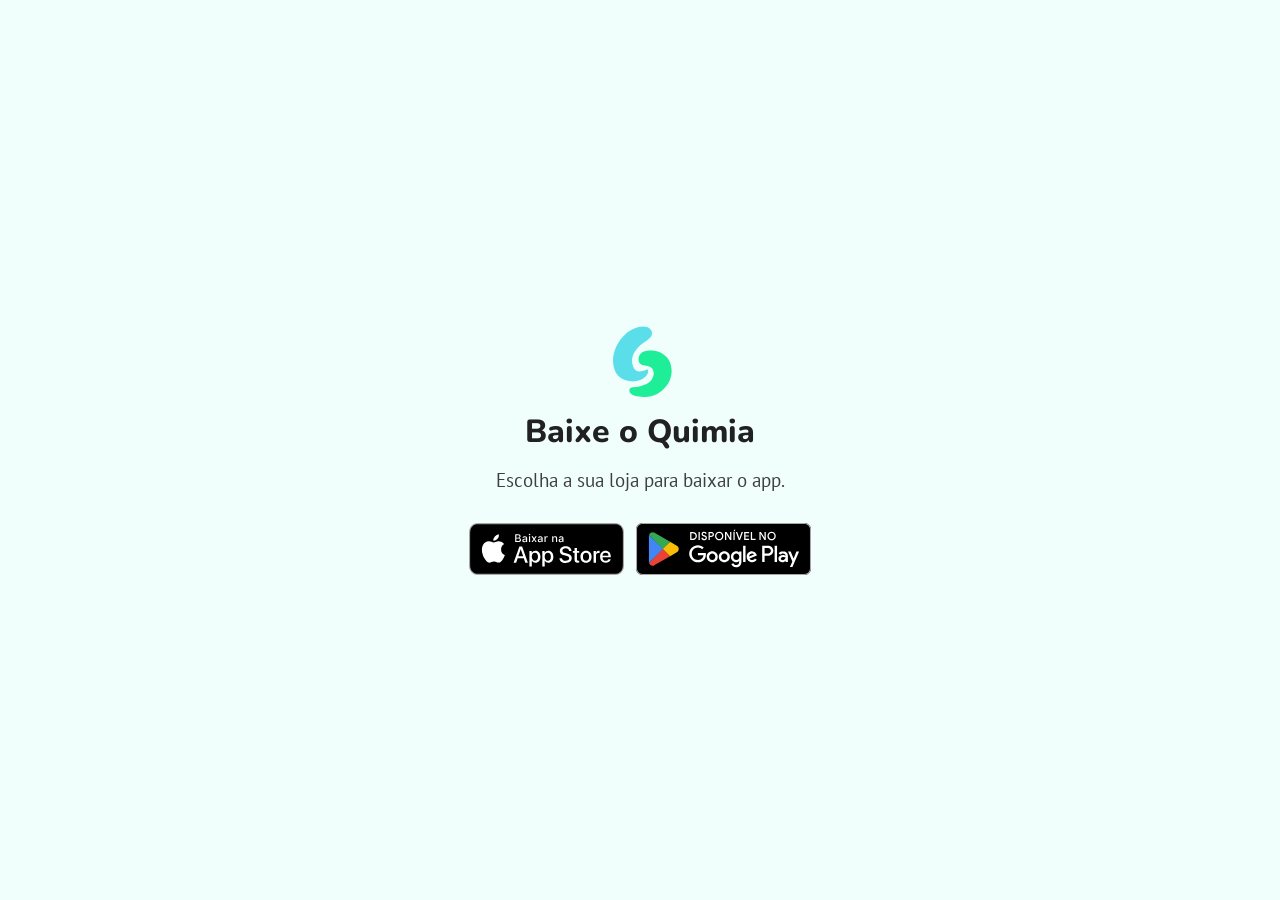
<file: Landing Page/download.html>
<!DOCTYPE html>
<html lang="pt-br">

<head>
  <meta charset="UTF-8">
  <meta name="viewport" content="width=device-width, initial-scale=1.0">
  <meta name="robots" content="noindex">
  <meta name="description" content="Escolha a sua loja para baixar o aplicativo Quimia no celular e conferir como evitar misturas perigosas entre produtos de limpeza em casa.">
  <title>Baixe o Quimia</title>
  <link rel="canonical" href="https://quimia.tech/download.html">
  <meta property="og:type" content="website">
  <meta property="og:site_name" content="Quimia">
  <meta property="og:locale" content="pt_BR">
  <meta property="og:title" content="Baixe o Quimia">
  <meta property="og:description" content="Escolha a sua loja para baixar o aplicativo Quimia no celular e conferir como evitar misturas perigosas entre produtos de limpeza em casa.">
  <meta property="og:url" content="https://quimia.tech/download.html">
  <meta property="og:image" content="https://quimia.tech/assets/share/og-image.jpg">
  <meta property="og:image:width" content="1200">
  <meta property="og:image:height" content="630">
  <meta name="twitter:card" content="summary_large_image">
  <meta name="twitter:title" content="Baixe o Quimia">
  <meta name="twitter:description" content="Escolha a sua loja para baixar o aplicativo Quimia no celular e conferir como evitar misturas perigosas entre produtos de limpeza em casa.">
  <meta name="twitter:image" content="https://quimia.tech/assets/share/og-image.jpg">
  <link rel="icon" type="image/svg+xml" href="assets/user/icons/logo.svg">
  <link rel="preconnect" href="https://fonts.googleapis.com">
  <link rel="preconnect" href="https://fonts.gstatic.com" crossorigin>
  <link href="https://fonts.googleapis.com/css2?family=Nunito:ital,wght@0,200..1000;1,200..1000&family=PT+Sans:ital,wght@0,400;0,700;1,400;1,700&display=swap" rel="stylesheet">
  <link rel="stylesheet" href="css/user.css">
</head>

<body>
  <main class="download-page">
    <img src="assets/user/icons/logo.svg" alt="Quimia" class="download-page-logo" width="64" height="72">
    <h1 class="download-page-title">Baixe o Quimia</h1>
    <p id="downloadPageText" class="download-page-text">Escolha a sua loja para baixar o app.</p>
    <div class="download-modal-stores">
      <a href="#" id="downloadAppStore" class="download-modal-store">
        <img src="assets/user/images/selo-app-store.svg" alt="Baixar na App Store" width="155" height="52">
      </a>
      <a href="#" id="downloadPlayStore" class="download-modal-store">
        <img src="assets/user/images/selo-google-play.svg" alt="Disponível no Google Play" width="175" height="52">
      </a>
    </div>
  </main>
  <script src="js/store-links.js"></script>
  <script>
    document.getElementById('downloadAppStore').href = appStoreUrl;
    document.getElementById('downloadPlayStore').href = playStoreUrl;

    // Em iPhone ou Android, vai direto para a loja do aparelho
    var storeUrl = getMobileStoreUrl();

    if (storeUrl) {
      document.getElementById('downloadPageText').textContent = 'Abrindo a loja...';
      window.location.replace(storeUrl);
    }
  </script>
</body>

</html>
</file>
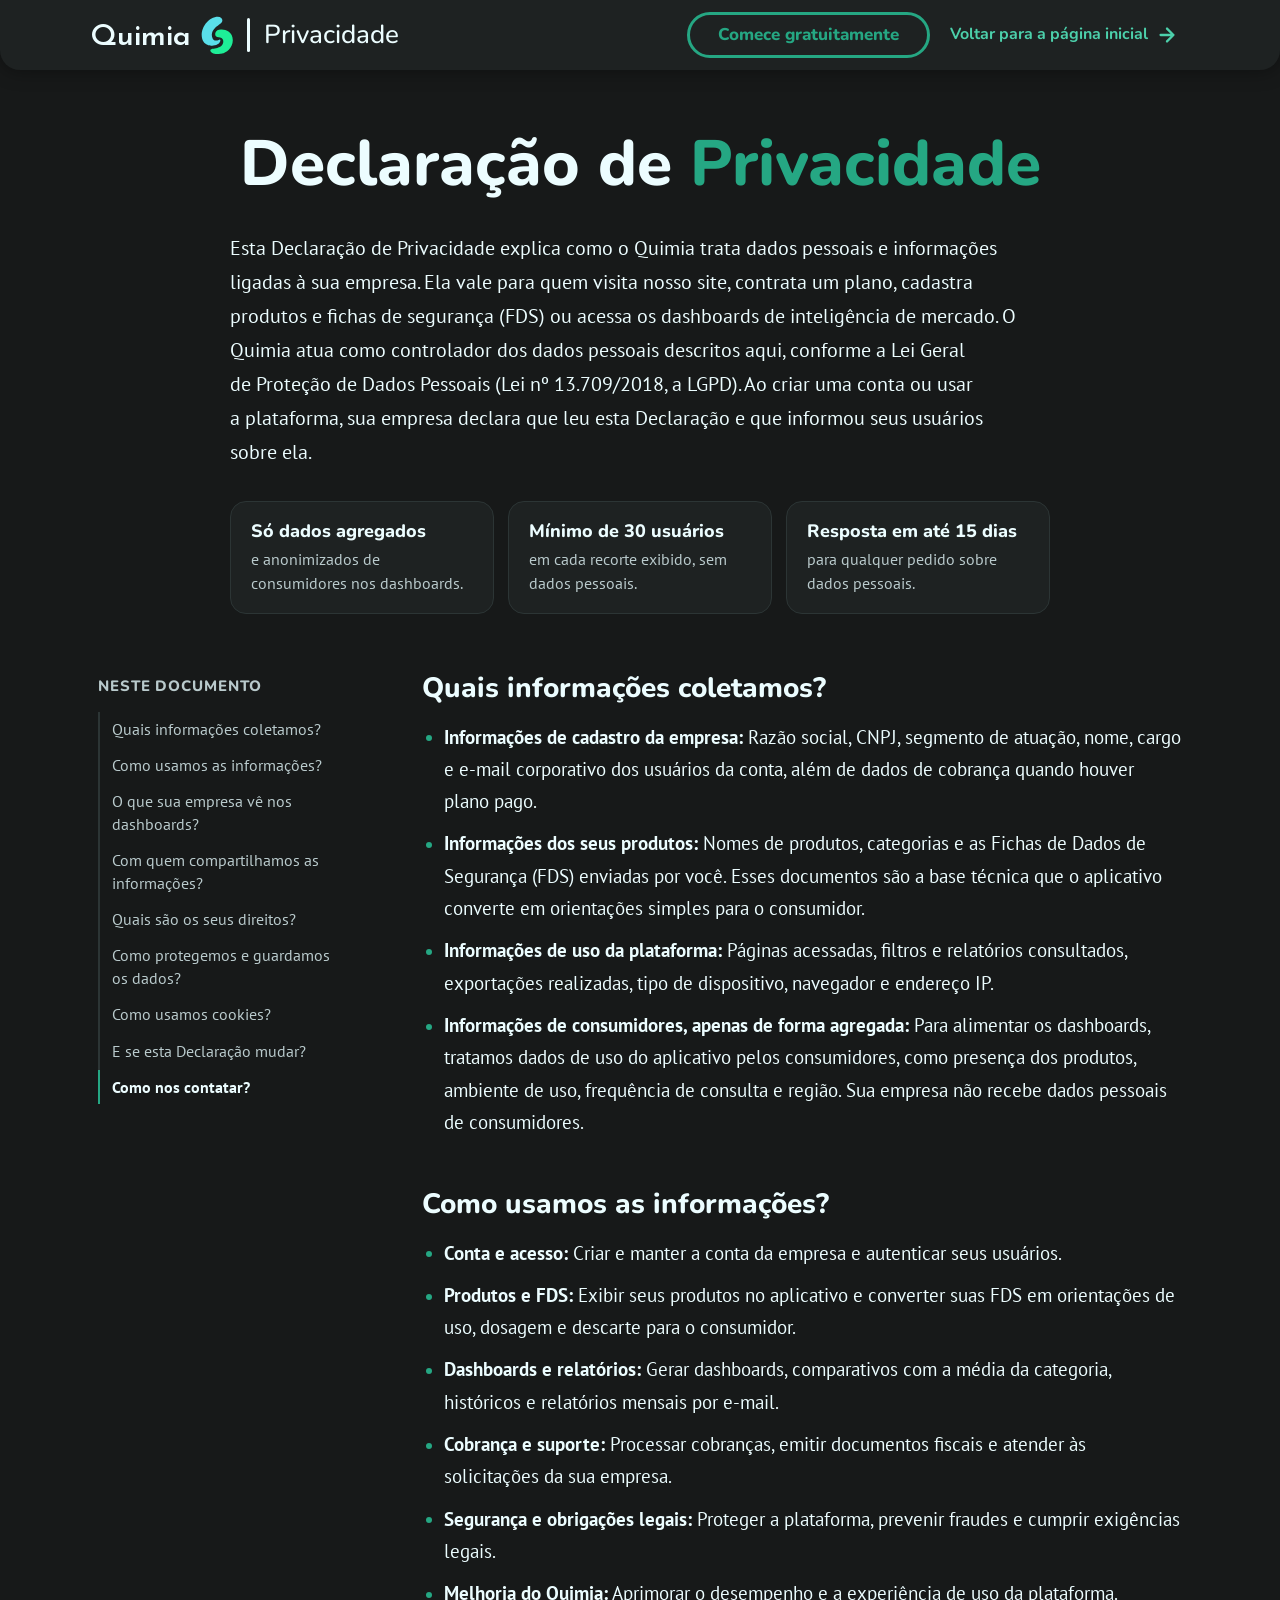
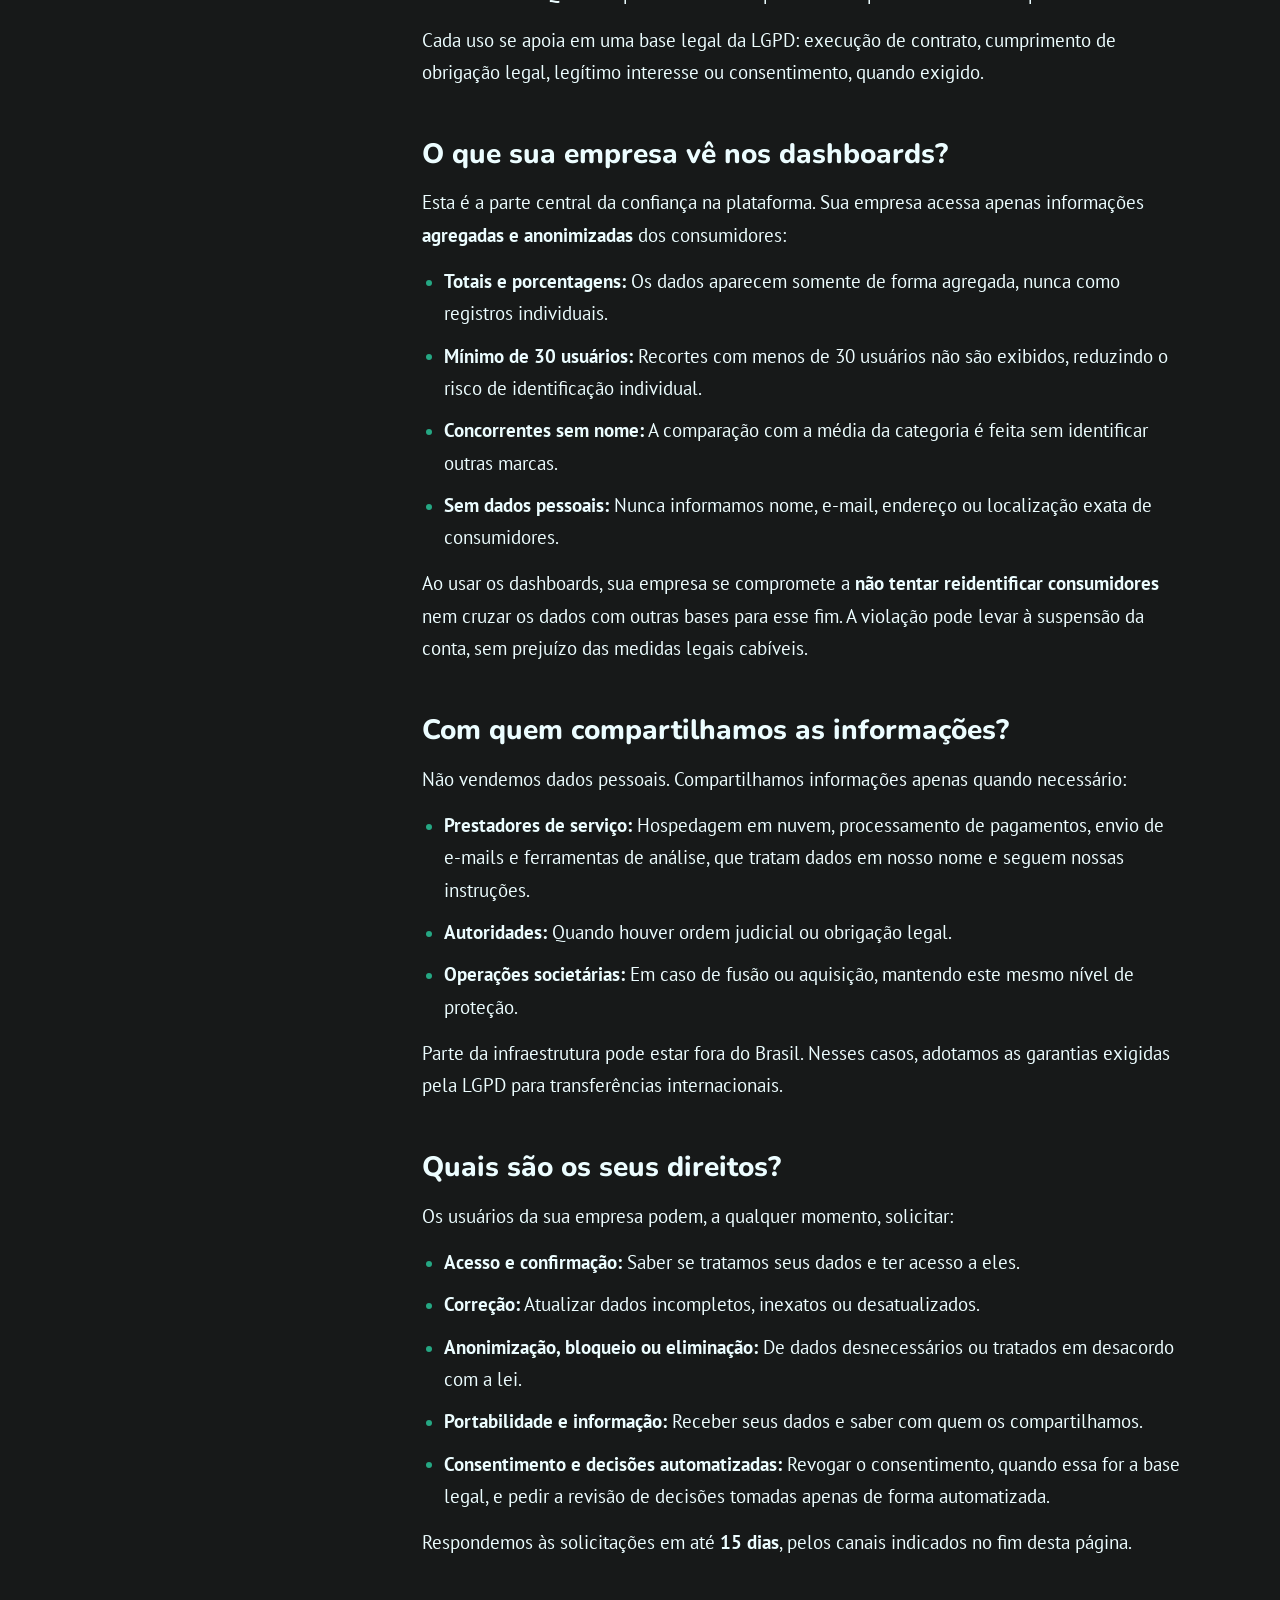
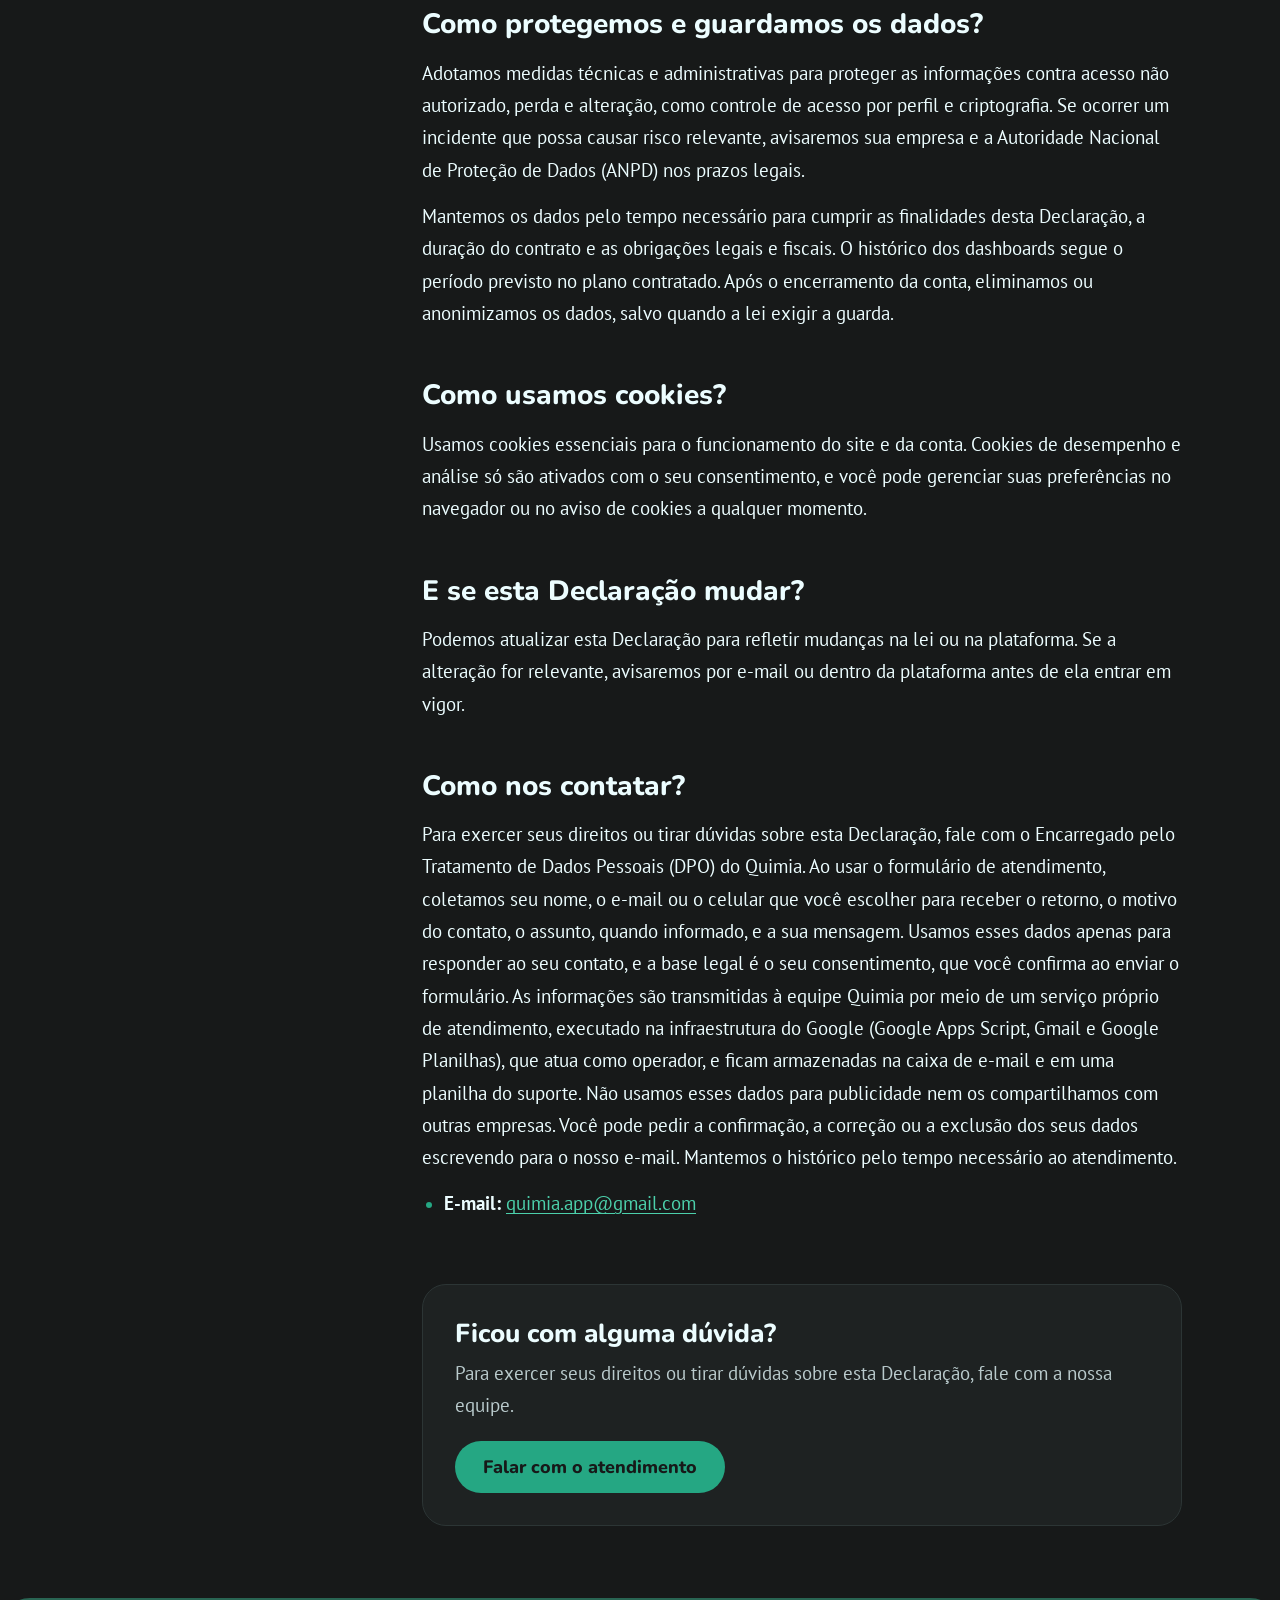
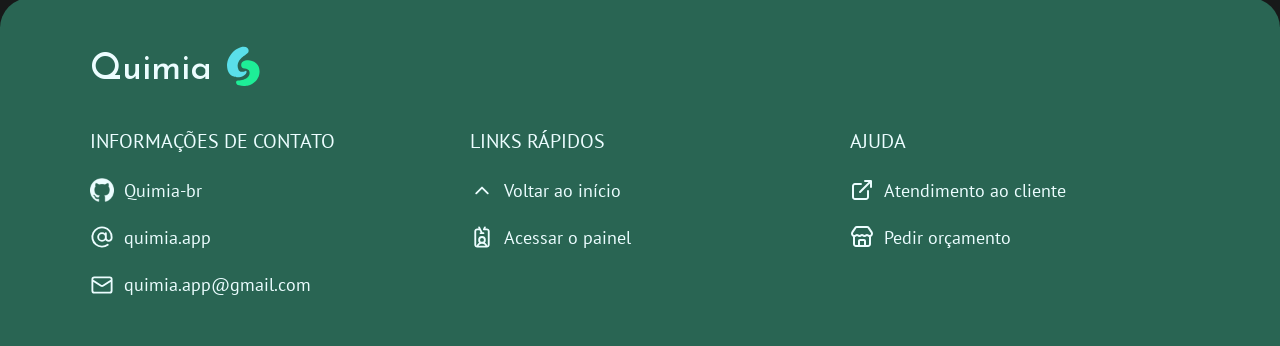
<file: Landing Page/privacy-business.html>
<!DOCTYPE html>
<html lang="pt-br">

<head>
  <meta charset="UTF-8">
  <meta name="viewport" content="width=device-width, initial-scale=1.0">
  <meta name="description" content="Declaração de Privacidade do Quimia para empresas: como tratamos os dados da sua empresa e quais dados agregados e anonimizados aparecem nos dashboards.">
  <title>Declaração de Privacidade para empresas - Quimia</title>
  <link rel="canonical" href="https://quimia.tech/privacy-business.html">
  <meta property="og:type" content="website">
  <meta property="og:site_name" content="Quimia">
  <meta property="og:locale" content="pt_BR">
  <meta property="og:title" content="Declaração de Privacidade para empresas - Quimia">
  <meta property="og:description" content="Declaração de Privacidade do Quimia para empresas: como tratamos os dados da sua empresa e quais dados agregados e anonimizados aparecem nos dashboards.">
  <meta property="og:url" content="https://quimia.tech/privacy-business.html">
  <meta property="og:image" content="https://quimia.tech/assets/share/og-image.jpg">
  <meta property="og:image:width" content="1200">
  <meta property="og:image:height" content="630">
  <meta name="twitter:card" content="summary_large_image">
  <meta name="twitter:title" content="Declaração de Privacidade para empresas - Quimia">
  <meta name="twitter:description" content="Declaração de Privacidade do Quimia para empresas: como tratamos os dados da sua empresa e quais dados agregados e anonimizados aparecem nos dashboards.">
  <meta name="twitter:image" content="https://quimia.tech/assets/share/og-image.jpg">
  <link rel="icon" type="image/svg+xml" href="assets/business/icons/logo.svg">
  <link rel="preconnect" href="https://fonts.googleapis.com">
  <link rel="preconnect" href="https://fonts.gstatic.com" crossorigin>
  <link href="https://fonts.googleapis.com/css2?family=Nunito:ital,wght@0,200..1000;1,200..1000&family=PT+Sans:ital,wght@0,400;0,700;1,400;1,700&family=Reem+Kufi:wght@400..700&display=swap" rel="stylesheet">
  <link rel="stylesheet" href="css/privacy.css">
</head>

<body class="theme-business">
  <a class="skip-link" href="#privacy-title">Ir para o conteúdo</a>
  <header id="privacy-navbar">
    <div id="privacy-brand">
      <a href="business.html" class="privacy-home" aria-label="Quimia, voltar para a página inicial">
        <span class="privacy-brand-name">Quimia</span>
        <img src="assets/business/icons/logo.svg" alt="" class="privacy-logo" width="39" height="44">
      </a>
      <span class="privacy-divider" aria-hidden="true"></span>
      <p class="privacy-page-name">Privacidade</p>
    </div>
    <div id="privacy-actions">
      <a href="https://quimia.app/" class="privacy-cta">Comece gratuitamente</a>
      <a href="business.html" class="privacy-back">
        <span class="privacy-back-long">Voltar para a página inicial</span>
        <span class="privacy-back-short">Início</span>
        <svg class="privacy-back-icon" viewBox="0 0 22 22" width="22" height="22" aria-hidden="true"><path d="M17.4167 11H4.58333M11 4.58333L4.58333 11L11 17.4167"/></svg>
      </a>
    </div>
  </header>

  <main id="privacy-main">
    <div id="privacy-hero">
      <h1 id="privacy-title">Declaração de <span class="privacy-accent">Privacidade</span></h1>
      <p class="privacy-intro">Esta Declaração de Privacidade explica como o Quimia trata dados pessoais e informações ligadas à sua empresa. Ela vale para quem visita nosso site, contrata um plano, cadastra produtos e fichas de segurança (FDS) ou acessa os dashboards de inteligência de mercado. O Quimia atua como controlador dos dados pessoais descritos aqui, conforme a Lei Geral de Proteção de Dados Pessoais (Lei nº 13.709/2018, a LGPD). Ao criar uma conta ou usar a plataforma, sua empresa declara que leu esta Declaração e que informou seus usuários sobre ela.</p>
      <ul class="privacy-summary" aria-label="Em resumo">
          <li><strong>Só dados agregados</strong> e anonimizados de consumidores nos dashboards.</li>
          <li><strong>Mínimo de 30 usuários</strong> em cada recorte exibido, sem dados pessoais.</li>
          <li><strong>Resposta em até 15 dias</strong> para qualquer pedido sobre dados pessoais.</li>
      </ul>
    </div>

    <div id="privacy-layout">
      <aside id="privacy-toc-wrap">
        <details id="privacy-toc-details" open>
          <summary>Neste documento</summary>
          <nav id="privacy-toc" aria-label="Índice da declaração">
            <ol>
            <li><a href="#coletamos">Quais informações coletamos?</a></li>
            <li><a href="#usamos">Como usamos as informações?</a></li>
            <li><a href="#dashboards">O que sua empresa vê nos dashboards?</a></li>
            <li><a href="#compartilhamos">Com quem compartilhamos as informações?</a></li>
            <li><a href="#direitos">Quais são os seus direitos?</a></li>
            <li><a href="#protecao">Como protegemos e guardamos os dados?</a></li>
            <li><a href="#cookies">Como usamos cookies?</a></li>
            <li><a href="#mudancas">E se esta Declaração mudar?</a></li>
            <li><a href="#contato">Como nos contatar?</a></li>
            </ol>
          </nav>
        </details>
      </aside>

      <article id="privacy-content">
        <section class="privacy-section" id="coletamos" aria-labelledby="coletamos-title">
          <h2 id="coletamos-title">Quais informações coletamos?</h2>
          <ul>
            <li><strong>Informações de cadastro da empresa:</strong> Razão social, CNPJ, segmento de atuação, nome, cargo e e-mail corporativo dos usuários da conta, além de dados de cobrança quando houver plano pago.</li>
            <li><strong>Informações dos seus produtos:</strong> Nomes de produtos, categorias e as Fichas de Dados de Segurança (FDS) enviadas por você. Esses documentos são a base técnica que o aplicativo converte em orientações simples para o consumidor.</li>
            <li><strong>Informações de uso da plataforma:</strong> Páginas acessadas, filtros e relatórios consultados, exportações realizadas, tipo de dispositivo, navegador e endereço IP.</li>
            <li><strong>Informações de consumidores, apenas de forma agregada:</strong> Para alimentar os dashboards, tratamos dados de uso do aplicativo pelos consumidores, como presença dos produtos, ambiente de uso, frequência de consulta e região. Sua empresa não recebe dados pessoais de consumidores.</li>
          </ul>
        </section>

        <section class="privacy-section" id="usamos" aria-labelledby="usamos-title">
          <h2 id="usamos-title">Como usamos as informações?</h2>
          <ul>
            <li><strong>Conta e acesso:</strong> Criar e manter a conta da empresa e autenticar seus usuários.</li>
            <li><strong>Produtos e FDS:</strong> Exibir seus produtos no aplicativo e converter suas FDS em orientações de uso, dosagem e descarte para o consumidor.</li>
            <li><strong>Dashboards e relatórios:</strong> Gerar dashboards, comparativos com a média da categoria, históricos e relatórios mensais por e-mail.</li>
            <li><strong>Cobrança e suporte:</strong> Processar cobranças, emitir documentos fiscais e atender às solicitações da sua empresa.</li>
            <li><strong>Segurança e obrigações legais:</strong> Proteger a plataforma, prevenir fraudes e cumprir exigências legais.</li>
            <li><strong>Melhoria do Quimia:</strong> Aprimorar o desempenho e a experiência de uso da plataforma.</li>
          </ul>
          <p>Cada uso se apoia em uma base legal da LGPD: execução de contrato, cumprimento de obrigação legal, legítimo interesse ou consentimento, quando exigido.</p>
        </section>

        <section class="privacy-section" id="dashboards" aria-labelledby="dashboards-title">
          <h2 id="dashboards-title">O que sua empresa vê nos dashboards?</h2>
          <p>Esta é a parte central da confiança na plataforma. Sua empresa acessa apenas informações <strong>agregadas e anonimizadas</strong> dos consumidores:</p>
          <ul>
            <li><strong>Totais e porcentagens:</strong> Os dados aparecem somente de forma agregada, nunca como registros individuais.</li>
            <li><strong>Mínimo de 30 usuários:</strong> Recortes com menos de 30 usuários não são exibidos, reduzindo o risco de identificação individual.</li>
            <li><strong>Concorrentes sem nome:</strong> A comparação com a média da categoria é feita sem identificar outras marcas.</li>
            <li><strong>Sem dados pessoais:</strong> Nunca informamos nome, e-mail, endereço ou localização exata de consumidores.</li>
          </ul>
          <p>Ao usar os dashboards, sua empresa se compromete a <strong>não tentar reidentificar consumidores</strong> nem cruzar os dados com outras bases para esse fim. A violação pode levar à suspensão da conta, sem prejuízo das medidas legais cabíveis.</p>
        </section>

        <section class="privacy-section" id="compartilhamos" aria-labelledby="compartilhamos-title">
          <h2 id="compartilhamos-title">Com quem compartilhamos as informações?</h2>
          <p>Não vendemos dados pessoais. Compartilhamos informações apenas quando necessário:</p>
          <ul>
            <li><strong>Prestadores de serviço:</strong> Hospedagem em nuvem, processamento de pagamentos, envio de e-mails e ferramentas de análise, que tratam dados em nosso nome e seguem nossas instruções.</li>
            <li><strong>Autoridades:</strong> Quando houver ordem judicial ou obrigação legal.</li>
            <li><strong>Operações societárias:</strong> Em caso de fusão ou aquisição, mantendo este mesmo nível de proteção.</li>
          </ul>
          <p>Parte da infraestrutura pode estar fora do Brasil. Nesses casos, adotamos as garantias exigidas pela LGPD para transferências internacionais.</p>
        </section>

        <section class="privacy-section" id="direitos" aria-labelledby="direitos-title">
          <h2 id="direitos-title">Quais são os seus direitos?</h2>
          <p>Os usuários da sua empresa podem, a qualquer momento, solicitar:</p>
          <ul>
            <li><strong>Acesso e confirmação:</strong> Saber se tratamos seus dados e ter acesso a eles.</li>
            <li><strong>Correção:</strong> Atualizar dados incompletos, inexatos ou desatualizados.</li>
            <li><strong>Anonimização, bloqueio ou eliminação:</strong> De dados desnecessários ou tratados em desacordo com a lei.</li>
            <li><strong>Portabilidade e informação:</strong> Receber seus dados e saber com quem os compartilhamos.</li>
            <li><strong>Consentimento e decisões automatizadas:</strong> Revogar o consentimento, quando essa for a base legal, e pedir a revisão de decisões tomadas apenas de forma automatizada.</li>
          </ul>
          <p>Respondemos às solicitações em até <strong>15 dias</strong>, pelos canais indicados no fim desta página.</p>
        </section>

        <section class="privacy-section" id="protecao" aria-labelledby="protecao-title">
          <h2 id="protecao-title">Como protegemos e guardamos os dados?</h2>
          <p>Adotamos medidas técnicas e administrativas para proteger as informações contra acesso não autorizado, perda e alteração, como controle de acesso por perfil e criptografia. Se ocorrer um incidente que possa causar risco relevante, avisaremos sua empresa e a Autoridade Nacional de Proteção de Dados (ANPD) nos prazos legais.</p>
          <p>Mantemos os dados pelo tempo necessário para cumprir as finalidades desta Declaração, a duração do contrato e as obrigações legais e fiscais. O histórico dos dashboards segue o período previsto no plano contratado. Após o encerramento da conta, eliminamos ou anonimizamos os dados, salvo quando a lei exigir a guarda.</p>
        </section>

        <section class="privacy-section" id="cookies" aria-labelledby="cookies-title">
          <h2 id="cookies-title">Como usamos cookies?</h2>
          <p>Usamos cookies essenciais para o funcionamento do site e da conta. Cookies de desempenho e análise só são ativados com o seu consentimento, e você pode gerenciar suas preferências no navegador ou no aviso de cookies a qualquer momento.</p>
        </section>

        <section class="privacy-section" id="mudancas" aria-labelledby="mudancas-title">
          <h2 id="mudancas-title">E se esta Declaração mudar?</h2>
          <p>Podemos atualizar esta Declaração para refletir mudanças na lei ou na plataforma. Se a alteração for relevante, avisaremos por e-mail ou dentro da plataforma antes de ela entrar em vigor.</p>
        </section>

        <section class="privacy-section" id="contato" aria-labelledby="contato-title">
          <h2 id="contato-title">Como nos contatar?</h2>
          <p>Para exercer seus direitos ou tirar dúvidas sobre esta Declaração, fale com o Encarregado pelo Tratamento de Dados Pessoais (DPO) do Quimia. Ao usar o formulário de atendimento, coletamos seu nome, o e-mail ou o celular que você escolher para receber o retorno, o motivo do contato, o assunto, quando informado, e a sua mensagem. Usamos esses dados apenas para responder ao seu contato, e a base legal é o seu consentimento, que você confirma ao enviar o formulário. As informações são transmitidas à equipe Quimia por meio de um serviço próprio de atendimento, executado na infraestrutura do Google (Google Apps Script, Gmail e Google Planilhas), que atua como operador, e ficam armazenadas na caixa de e-mail e em uma planilha do suporte. Não usamos esses dados para publicidade nem os compartilhamos com outras empresas. Você pode pedir a confirmação, a correção ou a exclusão dos seus dados escrevendo para o nosso e-mail. Mantemos o histórico pelo tempo necessário ao atendimento.</p>
          <ul>
            <li><strong>E-mail:</strong> <a href="mailto:quimia.app@gmail.com">quimia.app@gmail.com</a></li>
          </ul>
        </section>

        <aside class="privacy-help" aria-labelledby="privacy-help-title">
          <h2 id="privacy-help-title">Ficou com alguma dúvida?</h2>
          <p>Para exercer seus direitos ou tirar dúvidas sobre esta Declaração, fale com a nossa equipe.</p>
          <a href="support.html?origem=empresa&amp;de=privacidade" class="privacy-help-button">Falar com o atendimento</a>
        </aside>
      </article>
    </div>
  </main>

  <footer id="privacy-footer">
    <div class="privacy-footer-brand">
      <p class="privacy-footer-brand-name">Quimia</p>
      <img src="assets/business/icons/logo.svg" alt="" width="44" height="40">
    </div>
    <div class="privacy-footer-body">
      <div>
        <h2 class="privacy-footer-title">Informações de contato</h2>
        <ul class="privacy-footer-links">
          <li>
            <a href="https://github.com/Quimia-br" class="privacy-footer-link" target="_blank" rel="noopener noreferrer">
              <img src="assets/business/icons/github.png" alt="" class="privacy-footer-icon" width="24" height="24">
              Quimia-br
            </a>
          </li>
          <li>
            <a href="https://www.instagram.com/quimia.app/" class="privacy-footer-link" target="_blank" rel="noopener noreferrer">
              <img src="assets/business/icons/at-sign.svg" alt="" class="privacy-footer-icon" width="24" height="24">
              quimia.app
            </a>
          </li>
          <li>
            <a href="mailto:quimia.app@gmail.com" class="privacy-footer-link">
              <img src="assets/business/icons/email.svg" alt="" class="privacy-footer-icon" width="24" height="24">
              quimia.app@gmail.com
            </a>
          </li>
        </ul>
      </div>
      <div>
        <h2 class="privacy-footer-title">Links rápidos</h2>
        <ul class="privacy-footer-links">
          <li>
            <a href="business.html" class="privacy-footer-link">
              <img src="assets/business/icons/back-to-top.svg" alt="" class="privacy-footer-icon" width="24" height="24">
              Voltar ao início
            </a>
          </li>
          <li>
            <a href="https://quimia.tech/admin" class="privacy-footer-link">
              <img src="assets/business/icons/restricted-area.svg" alt="" class="privacy-footer-icon" width="24" height="24">
              Acessar o painel
            </a>
          </li>
        </ul>
      </div>
      <div>
        <h2 class="privacy-footer-title">Ajuda</h2>
        <ul class="privacy-footer-links">
          <li>
            <a href="support.html?origem=empresa&amp;de=privacidade" class="privacy-footer-link">
              <img src="assets/business/icons/external-link.svg" alt="" class="privacy-footer-icon" width="24" height="24">
              Atendimento ao cliente
            </a>
          </li>
            <li>
              <a href="mailto:quimia.app@gmail.com?subject=Or%C3%A7amento%20Quimia%20Enterprise" class="privacy-footer-link">
                <img src="assets/business/icons/store.svg" alt="" class="privacy-footer-icon" width="24" height="24">
                Pedir orçamento
              </a>
            </li>
        </ul>
      </div>
    </div>
  </footer>

  <script src="js/privacy.js"></script>
</body>

</html>
</file>
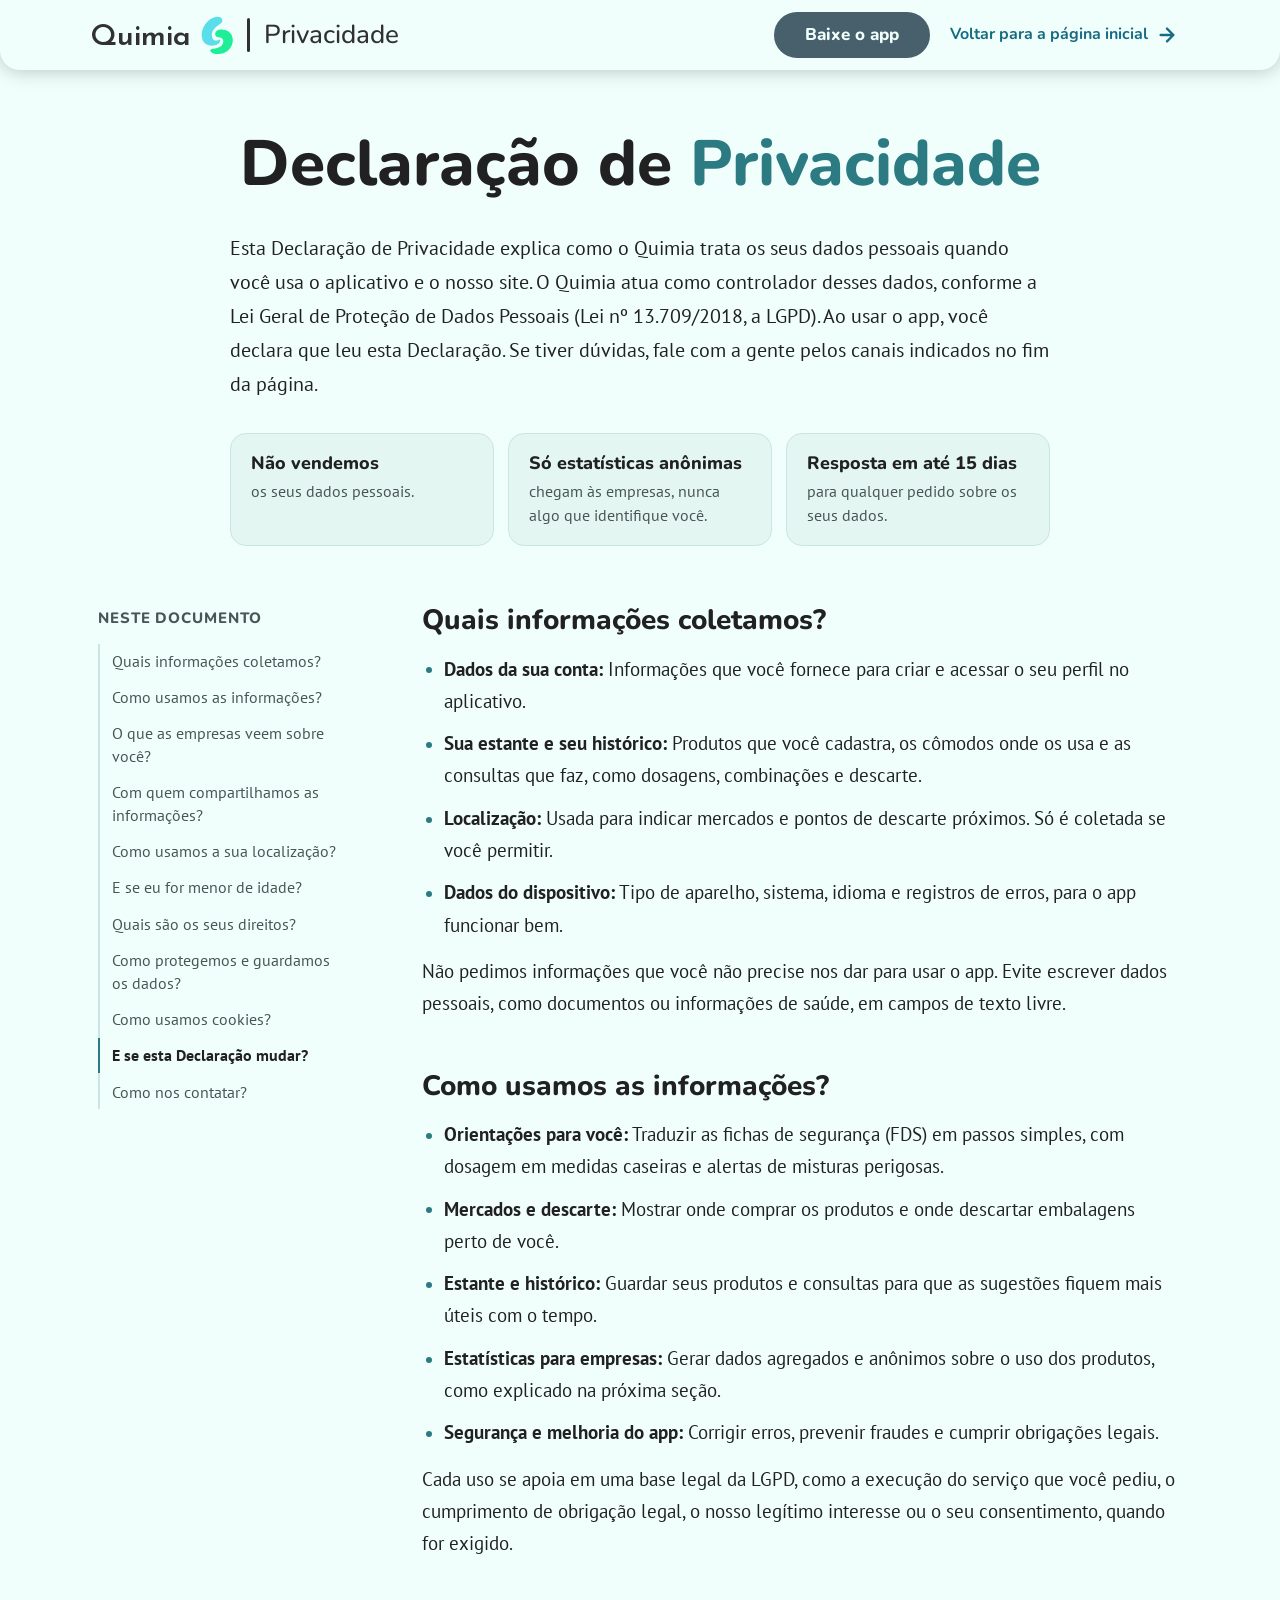
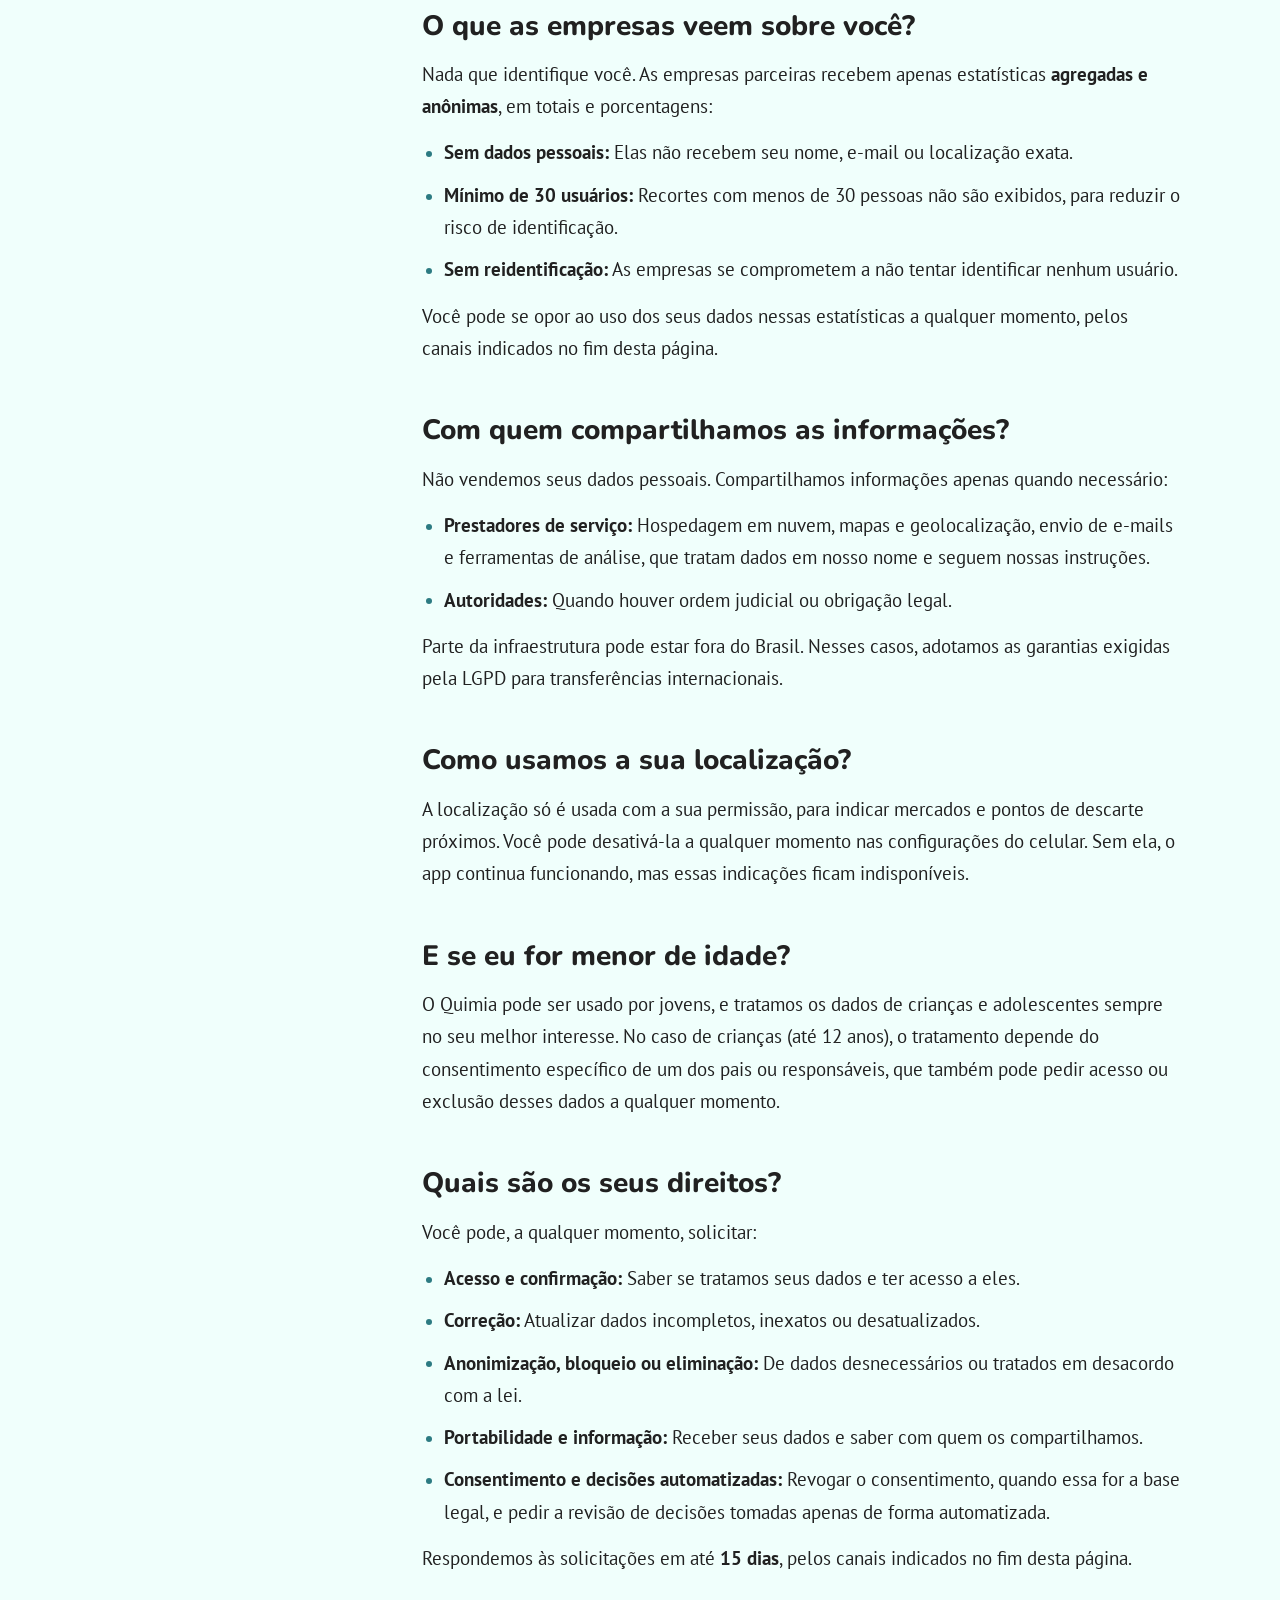
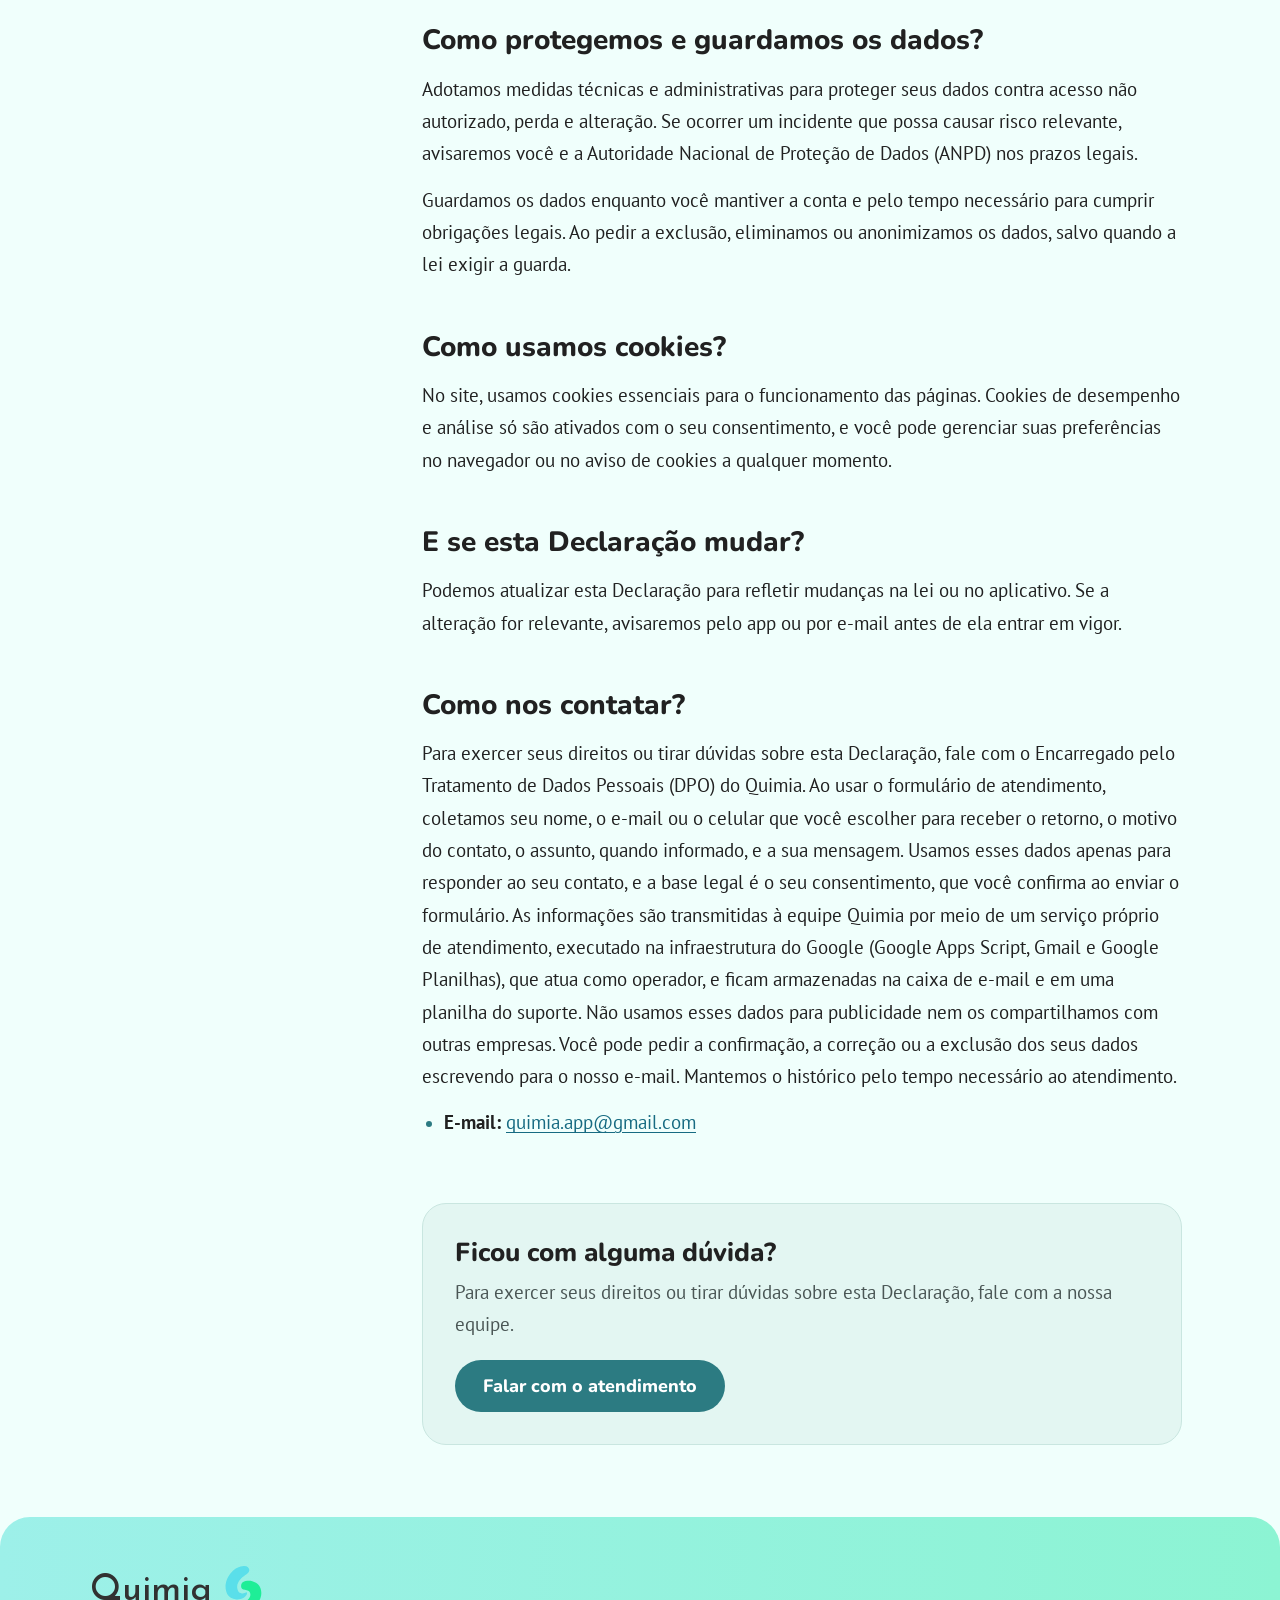
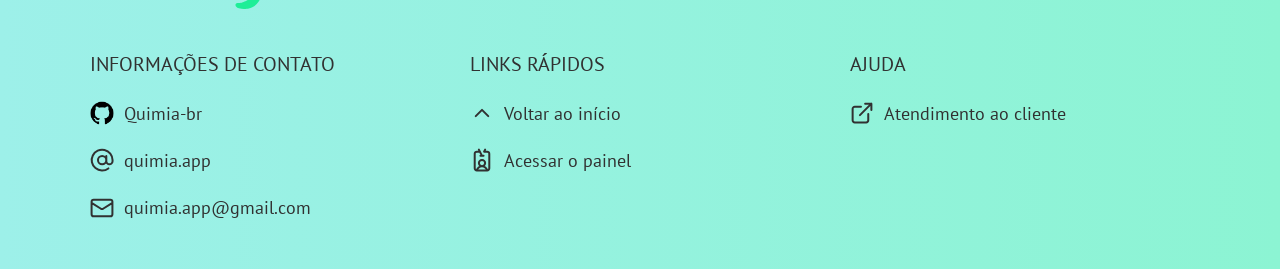
<file: Landing Page/privacy.html>
<!DOCTYPE html>
<html lang="pt-br">

<head>
  <meta charset="UTF-8">
  <meta name="viewport" content="width=device-width, initial-scale=1.0">
  <meta name="description" content="Entenda como o Quimia trata seus dados pessoais no app e no site, conforme a LGPD, o que as empresas veem sobre você e como exercer seus direitos.">
  <title>Declaração de Privacidade - Quimia</title>
  <link rel="canonical" href="https://quimia.tech/privacy.html">
  <meta property="og:type" content="website">
  <meta property="og:site_name" content="Quimia">
  <meta property="og:locale" content="pt_BR">
  <meta property="og:title" content="Declaração de Privacidade - Quimia">
  <meta property="og:description" content="Entenda como o Quimia trata seus dados pessoais no app e no site, conforme a LGPD, o que as empresas veem sobre você e como exercer seus direitos.">
  <meta property="og:url" content="https://quimia.tech/privacy.html">
  <meta property="og:image" content="https://quimia.tech/assets/share/og-image.jpg">
  <meta property="og:image:width" content="1200">
  <meta property="og:image:height" content="630">
  <meta name="twitter:card" content="summary_large_image">
  <meta name="twitter:title" content="Declaração de Privacidade - Quimia">
  <meta name="twitter:description" content="Entenda como o Quimia trata seus dados pessoais no app e no site, conforme a LGPD, o que as empresas veem sobre você e como exercer seus direitos.">
  <meta name="twitter:image" content="https://quimia.tech/assets/share/og-image.jpg">
  <link rel="icon" type="image/svg+xml" href="assets/user/icons/logo.svg">
  <link rel="preconnect" href="https://fonts.googleapis.com">
  <link rel="preconnect" href="https://fonts.gstatic.com" crossorigin>
  <link href="https://fonts.googleapis.com/css2?family=Nunito:ital,wght@0,200..1000;1,200..1000&family=PT+Sans:ital,wght@0,400;0,700;1,400;1,700&family=Reem+Kufi:wght@400..700&display=swap" rel="stylesheet">
  <link rel="stylesheet" href="css/privacy.css">
  <link rel="stylesheet" href="css/download-modal.css">
</head>

<body class="theme-user">
  <a class="skip-link" href="#privacy-title">Ir para o conteúdo</a>
  <header id="privacy-navbar">
    <div id="privacy-brand">
      <a href="index.html" class="privacy-home" aria-label="Quimia, voltar para a página inicial">
        <span class="privacy-brand-name">Quimia</span>
        <img src="assets/user/icons/logo.svg" alt="" class="privacy-logo" width="39" height="44">
      </a>
      <span class="privacy-divider" aria-hidden="true"></span>
      <p class="privacy-page-name">Privacidade</p>
    </div>
    <div id="privacy-actions">
      <a href="download.html" class="privacy-cta" data-link="appDownload">Baixe o app</a>
      <a href="index.html" class="privacy-back">
        <span class="privacy-back-long">Voltar para a página inicial</span>
        <span class="privacy-back-short">Início</span>
        <svg class="privacy-back-icon" viewBox="0 0 22 22" width="22" height="22" aria-hidden="true"><path d="M17.4167 11H4.58333M11 4.58333L4.58333 11L11 17.4167"/></svg>
      </a>
    </div>
  </header>

  <main id="privacy-main">
    <div id="privacy-hero">
      <h1 id="privacy-title">Declaração de <span class="privacy-accent">Privacidade</span></h1>
      <p class="privacy-intro">Esta Declaração de Privacidade explica como o Quimia trata os seus dados pessoais quando você usa o aplicativo e o nosso site. O Quimia atua como controlador desses dados, conforme a Lei Geral de Proteção de Dados Pessoais (Lei nº 13.709/2018, a LGPD). Ao usar o app, você declara que leu esta Declaração. Se tiver dúvidas, fale com a gente pelos canais indicados no fim da página.</p>
      <ul class="privacy-summary" aria-label="Em resumo">
          <li><strong>Não vendemos</strong> os seus dados pessoais.</li>
          <li><strong>Só estatísticas anônimas</strong> chegam às empresas, nunca algo que identifique você.</li>
          <li><strong>Resposta em até 15 dias</strong> para qualquer pedido sobre os seus dados.</li>
      </ul>
    </div>

    <div id="privacy-layout">
      <aside id="privacy-toc-wrap">
        <details id="privacy-toc-details" open>
          <summary>Neste documento</summary>
          <nav id="privacy-toc" aria-label="Índice da declaração">
            <ol>
            <li><a href="#coletamos">Quais informações coletamos?</a></li>
            <li><a href="#usamos">Como usamos as informações?</a></li>
            <li><a href="#empresas">O que as empresas veem sobre você?</a></li>
            <li><a href="#compartilhamos">Com quem compartilhamos as informações?</a></li>
            <li><a href="#localizacao">Como usamos a sua localização?</a></li>
            <li><a href="#menores">E se eu for menor de idade?</a></li>
            <li><a href="#direitos">Quais são os seus direitos?</a></li>
            <li><a href="#protecao">Como protegemos e guardamos os dados?</a></li>
            <li><a href="#cookies">Como usamos cookies?</a></li>
            <li><a href="#mudancas">E se esta Declaração mudar?</a></li>
            <li><a href="#contato">Como nos contatar?</a></li>
            </ol>
          </nav>
        </details>
      </aside>

      <article id="privacy-content">
        <section class="privacy-section" id="coletamos" aria-labelledby="coletamos-title">
          <h2 id="coletamos-title">Quais informações coletamos?</h2>
          <ul>
            <li><strong>Dados da sua conta:</strong> Informações que você fornece para criar e acessar o seu perfil no aplicativo.</li>
            <li><strong>Sua estante e seu histórico:</strong> Produtos que você cadastra, os cômodos onde os usa e as consultas que faz, como dosagens, combinações e descarte.</li>
            <li><strong>Localização:</strong> Usada para indicar mercados e pontos de descarte próximos. Só é coletada se você permitir.</li>
            <li><strong>Dados do dispositivo:</strong> Tipo de aparelho, sistema, idioma e registros de erros, para o app funcionar bem.</li>
          </ul>
          <p>Não pedimos informações que você não precise nos dar para usar o app. Evite escrever dados pessoais, como documentos ou informações de saúde, em campos de texto livre.</p>
        </section>

        <section class="privacy-section" id="usamos" aria-labelledby="usamos-title">
          <h2 id="usamos-title">Como usamos as informações?</h2>
          <ul>
            <li><strong>Orientações para você:</strong> Traduzir as fichas de segurança (FDS) em passos simples, com dosagem em medidas caseiras e alertas de misturas perigosas.</li>
            <li><strong>Mercados e descarte:</strong> Mostrar onde comprar os produtos e onde descartar embalagens perto de você.</li>
            <li><strong>Estante e histórico:</strong> Guardar seus produtos e consultas para que as sugestões fiquem mais úteis com o tempo.</li>
            <li><strong>Estatísticas para empresas:</strong> Gerar dados agregados e anônimos sobre o uso dos produtos, como explicado na próxima seção.</li>
            <li><strong>Segurança e melhoria do app:</strong> Corrigir erros, prevenir fraudes e cumprir obrigações legais.</li>
          </ul>
          <p>Cada uso se apoia em uma base legal da LGPD, como a execução do serviço que você pediu, o cumprimento de obrigação legal, o nosso legítimo interesse ou o seu consentimento, quando for exigido.</p>
        </section>

        <section class="privacy-section" id="empresas" aria-labelledby="empresas-title">
          <h2 id="empresas-title">O que as empresas veem sobre você?</h2>
          <p>Nada que identifique você. As empresas parceiras recebem apenas estatísticas <strong>agregadas e anônimas</strong>, em totais e porcentagens:</p>
          <ul>
            <li><strong>Sem dados pessoais:</strong> Elas não recebem seu nome, e-mail ou localização exata.</li>
            <li><strong>Mínimo de 30 usuários:</strong> Recortes com menos de 30 pessoas não são exibidos, para reduzir o risco de identificação.</li>
            <li><strong>Sem reidentificação:</strong> As empresas se comprometem a não tentar identificar nenhum usuário.</li>
          </ul>
          <p>Você pode se opor ao uso dos seus dados nessas estatísticas a qualquer momento, pelos canais indicados no fim desta página.</p>
        </section>

        <section class="privacy-section" id="compartilhamos" aria-labelledby="compartilhamos-title">
          <h2 id="compartilhamos-title">Com quem compartilhamos as informações?</h2>
          <p>Não vendemos seus dados pessoais. Compartilhamos informações apenas quando necessário:</p>
          <ul>
            <li><strong>Prestadores de serviço:</strong> Hospedagem em nuvem, mapas e geolocalização, envio de e-mails e ferramentas de análise, que tratam dados em nosso nome e seguem nossas instruções.</li>
            <li><strong>Autoridades:</strong> Quando houver ordem judicial ou obrigação legal.</li>
          </ul>
          <p>Parte da infraestrutura pode estar fora do Brasil. Nesses casos, adotamos as garantias exigidas pela LGPD para transferências internacionais.</p>
        </section>

        <section class="privacy-section" id="localizacao" aria-labelledby="localizacao-title">
          <h2 id="localizacao-title">Como usamos a sua localização?</h2>
          <p>A localização só é usada com a sua permissão, para indicar mercados e pontos de descarte próximos. Você pode desativá-la a qualquer momento nas configurações do celular. Sem ela, o app continua funcionando, mas essas indicações ficam indisponíveis.</p>
        </section>

        <section class="privacy-section" id="menores" aria-labelledby="menores-title">
          <h2 id="menores-title">E se eu for menor de idade?</h2>
          <p>O Quimia pode ser usado por jovens, e tratamos os dados de crianças e adolescentes sempre no seu melhor interesse. No caso de crianças (até 12 anos), o tratamento depende do consentimento específico de um dos pais ou responsáveis, que também pode pedir acesso ou exclusão desses dados a qualquer momento.</p>
        </section>

        <section class="privacy-section" id="direitos" aria-labelledby="direitos-title">
          <h2 id="direitos-title">Quais são os seus direitos?</h2>
          <p>Você pode, a qualquer momento, solicitar:</p>
          <ul>
            <li><strong>Acesso e confirmação:</strong> Saber se tratamos seus dados e ter acesso a eles.</li>
            <li><strong>Correção:</strong> Atualizar dados incompletos, inexatos ou desatualizados.</li>
            <li><strong>Anonimização, bloqueio ou eliminação:</strong> De dados desnecessários ou tratados em desacordo com a lei.</li>
            <li><strong>Portabilidade e informação:</strong> Receber seus dados e saber com quem os compartilhamos.</li>
            <li><strong>Consentimento e decisões automatizadas:</strong> Revogar o consentimento, quando essa for a base legal, e pedir a revisão de decisões tomadas apenas de forma automatizada.</li>
          </ul>
          <p>Respondemos às solicitações em até <strong>15 dias</strong>, pelos canais indicados no fim desta página.</p>
        </section>

        <section class="privacy-section" id="protecao" aria-labelledby="protecao-title">
          <h2 id="protecao-title">Como protegemos e guardamos os dados?</h2>
          <p>Adotamos medidas técnicas e administrativas para proteger seus dados contra acesso não autorizado, perda e alteração. Se ocorrer um incidente que possa causar risco relevante, avisaremos você e a Autoridade Nacional de Proteção de Dados (ANPD) nos prazos legais.</p>
          <p>Guardamos os dados enquanto você mantiver a conta e pelo tempo necessário para cumprir obrigações legais. Ao pedir a exclusão, eliminamos ou anonimizamos os dados, salvo quando a lei exigir a guarda.</p>
        </section>

        <section class="privacy-section" id="cookies" aria-labelledby="cookies-title">
          <h2 id="cookies-title">Como usamos cookies?</h2>
          <p>No site, usamos cookies essenciais para o funcionamento das páginas. Cookies de desempenho e análise só são ativados com o seu consentimento, e você pode gerenciar suas preferências no navegador ou no aviso de cookies a qualquer momento.</p>
        </section>

        <section class="privacy-section" id="mudancas" aria-labelledby="mudancas-title">
          <h2 id="mudancas-title">E se esta Declaração mudar?</h2>
          <p>Podemos atualizar esta Declaração para refletir mudanças na lei ou no aplicativo. Se a alteração for relevante, avisaremos pelo app ou por e-mail antes de ela entrar em vigor.</p>
        </section>

        <section class="privacy-section" id="contato" aria-labelledby="contato-title">
          <h2 id="contato-title">Como nos contatar?</h2>
          <p>Para exercer seus direitos ou tirar dúvidas sobre esta Declaração, fale com o Encarregado pelo Tratamento de Dados Pessoais (DPO) do Quimia. Ao usar o formulário de atendimento, coletamos seu nome, o e-mail ou o celular que você escolher para receber o retorno, o motivo do contato, o assunto, quando informado, e a sua mensagem. Usamos esses dados apenas para responder ao seu contato, e a base legal é o seu consentimento, que você confirma ao enviar o formulário. As informações são transmitidas à equipe Quimia por meio de um serviço próprio de atendimento, executado na infraestrutura do Google (Google Apps Script, Gmail e Google Planilhas), que atua como operador, e ficam armazenadas na caixa de e-mail e em uma planilha do suporte. Não usamos esses dados para publicidade nem os compartilhamos com outras empresas. Você pode pedir a confirmação, a correção ou a exclusão dos seus dados escrevendo para o nosso e-mail. Mantemos o histórico pelo tempo necessário ao atendimento.</p>
          <ul>
            <li><strong>E-mail:</strong> <a href="mailto:quimia.app@gmail.com">quimia.app@gmail.com</a></li>
          </ul>
        </section>

        <aside class="privacy-help" aria-labelledby="privacy-help-title">
          <h2 id="privacy-help-title">Ficou com alguma dúvida?</h2>
          <p>Para exercer seus direitos ou tirar dúvidas sobre esta Declaração, fale com a nossa equipe.</p>
          <a href="support.html?de=privacidade" class="privacy-help-button">Falar com o atendimento</a>
        </aside>
      </article>
    </div>
  </main>

  <footer id="privacy-footer">
    <div class="privacy-footer-brand">
      <p class="privacy-footer-brand-name">Quimia</p>
      <img src="assets/user/icons/logo.svg" alt="" width="44" height="44">
    </div>
    <div class="privacy-footer-body">
      <div>
        <h2 class="privacy-footer-title">Informações de contato</h2>
        <ul class="privacy-footer-links">
          <li>
            <a href="https://github.com/Quimia-br" class="privacy-footer-link" target="_blank" rel="noopener noreferrer">
              <img src="assets/user/icons/github.svg" alt="" class="privacy-footer-icon" width="24" height="24">
              Quimia-br
            </a>
          </li>
          <li>
            <a href="https://www.instagram.com/quimia.app/" class="privacy-footer-link" target="_blank" rel="noopener noreferrer">
              <img src="assets/user/icons/arroba.svg" alt="" class="privacy-footer-icon" width="24" height="24">
              quimia.app
            </a>
          </li>
          <li>
            <a href="mailto:quimia.app@gmail.com" class="privacy-footer-link">
              <img src="assets/user/icons/email.svg" alt="" class="privacy-footer-icon" width="24" height="24">
              quimia.app@gmail.com
            </a>
          </li>
        </ul>
      </div>
      <div>
        <h2 class="privacy-footer-title">Links rápidos</h2>
        <ul class="privacy-footer-links">
          <li>
            <a href="index.html" class="privacy-footer-link">
              <img src="assets/user/icons/voltar-inicio.svg" alt="" class="privacy-footer-icon" width="24" height="24">
              Voltar ao início
            </a>
          </li>
          <li>
            <a href="https://quimia.tech/admin" class="privacy-footer-link">
              <img src="assets/user/icons/area-restrita.svg" alt="" class="privacy-footer-icon" width="24" height="24">
              Acessar o painel
            </a>
          </li>
        </ul>
      </div>
      <div>
        <h2 class="privacy-footer-title">Ajuda</h2>
        <ul class="privacy-footer-links">
          <li>
            <a href="support.html?de=privacidade" class="privacy-footer-link">
              <img src="assets/user/icons/atendimento-cliente.svg" alt="" class="privacy-footer-icon" width="24" height="24">
              Atendimento ao cliente
            </a>
          </li>
        </ul>
      </div>
    </div>
  </footer>


  <!-- Pop-up de download: o mesmo da landing do usuário, aberto pelo botão "Baixe o app" -->
  <dialog id="downloadModal" class="download-modal" aria-labelledby="download-modal-title">
    <div class="download-modal-accent"></div>
    <button type="button" id="downloadModalClose" class="download-modal-close" aria-label="Fechar">
      <img src="assets/user/icons/fechar.svg" alt="" width="24" height="24">
    </button>
    <div class="download-modal-content">
      <div class="download-modal-header">
        <h2 id="download-modal-title" class="download-modal-title">Baixe o Quimia</h2>
        <p class="download-modal-text">Aponte a câmera do celular para o QR code ou escolha sua loja.</p>
      </div>
      <div class="download-modal-qr">
        <div id="downloadQr" class="download-modal-qr-box">
          <img src="assets/user/images/qr-code-placeholder.svg" alt="QR code para baixar o app Quimia" width="206" height="206">
        </div>
        <p class="download-modal-qr-caption">Escaneie com a câmera do celular</p>
      </div>
      <div class="download-modal-stores">
        <a href="#" id="downloadAppStore" class="download-modal-store" target="_blank" rel="noopener noreferrer">
          <img src="assets/user/images/selo-app-store.svg" alt="Baixar na App Store" width="155" height="52">
        </a>
        <a href="#" id="downloadPlayStore" class="download-modal-store" target="_blank" rel="noopener noreferrer">
          <img src="assets/user/images/selo-google-play.svg" alt="Disponível no Google Play" width="175" height="52">
        </a>
      </div>
    </div>
  </dialog>
  <script src="js/vendor/qrcode.min.js"></script>
  <script src="js/store-links.js"></script>
  <script src="js/download-modal.js"></script>
  <script src="js/privacy.js"></script>
</body>

</html>
</file>
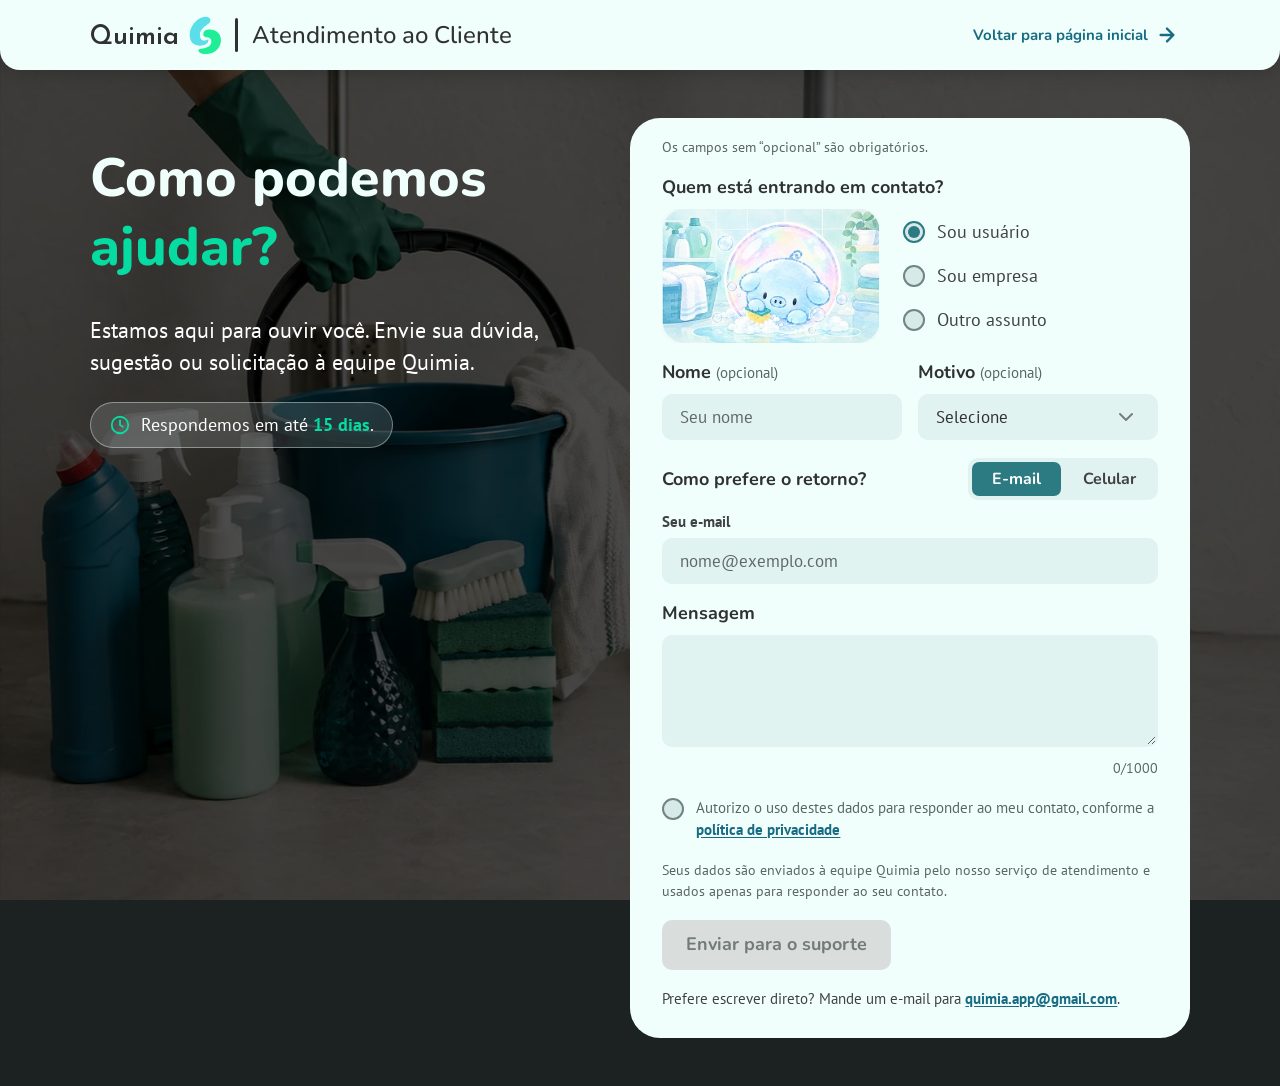
<file: Landing Page/support.html>
<!DOCTYPE html>
<html lang="pt-br">

<head>
  <meta charset="UTF-8">
  <meta name="viewport" content="width=device-width, initial-scale=1.0">
  <meta name="description" content="Fale com a equipe do Quimia: envie dúvida, sugestão ou solicitação pelo formulário de atendimento e receba a resposta em até 15 dias.">
  <title>Atendimento ao Cliente - Quimia</title>
  <link rel="canonical" href="https://quimia.tech/support.html">
  <meta property="og:type" content="website">
  <meta property="og:site_name" content="Quimia">
  <meta property="og:locale" content="pt_BR">
  <meta property="og:title" content="Atendimento ao Cliente - Quimia">
  <meta property="og:description" content="Fale com a equipe do Quimia: envie dúvida, sugestão ou solicitação pelo formulário de atendimento e receba a resposta em até 15 dias.">
  <meta property="og:url" content="https://quimia.tech/support.html">
  <meta property="og:image" content="https://quimia.tech/assets/share/og-image.jpg">
  <meta property="og:image:width" content="1200">
  <meta property="og:image:height" content="630">
  <meta name="twitter:card" content="summary_large_image">
  <meta name="twitter:title" content="Atendimento ao Cliente - Quimia">
  <meta name="twitter:description" content="Fale com a equipe do Quimia: envie dúvida, sugestão ou solicitação pelo formulário de atendimento e receba a resposta em até 15 dias.">
  <meta name="twitter:image" content="https://quimia.tech/assets/share/og-image.jpg">
  <link rel="icon" type="image/svg+xml" href="assets/user/icons/logo.svg">
  <link rel="preconnect" href="https://fonts.googleapis.com">
  <link rel="preconnect" href="https://fonts.gstatic.com" crossorigin>
  <link href="https://fonts.googleapis.com/css2?family=Nunito:ital,wght@0,200..1000;1,200..1000&family=PT+Sans:ital,wght@0,400;0,700;1,400;1,700&family=Reem+Kufi:wght@400..700&display=swap" rel="stylesheet">
  <link rel="stylesheet" href="css/support.css">
</head>

<body>
  <a class="skip-link" href="#support-title">Ir para o conteúdo</a>
  <header id="support-navbar">
    <div id="support-brand">
      <a href="index.html" class="support-home" id="support-home" aria-label="Quimia, voltar para a página inicial">
        <span class="support-brand-name">Quimia</span>
        <img src="assets/support/icons/logo-quimia.svg" alt="" class="support-logo" width="39" height="44">
      </a>
      <span class="support-divider" aria-hidden="true"></span>
      <p class="support-page-name">Atendimento ao Cliente</p>
    </div>
    <a href="index.html" class="support-back" id="support-back">
      <span class="support-back-long">Voltar para página inicial</span>
      <span class="support-back-short">Início</span>
      <img src="assets/support/icons/seta-voltar.svg" alt="" class="support-back-icon" width="22" height="22">
    </a>
  </header>

  <main id="support-main">
    <section id="support-intro" aria-labelledby="support-title">
      <h1 id="support-title">Como podemos <span class="text-green">ajudar?</span></h1>
      <p class="support-lead">Estamos aqui para ouvir você. Envie sua dúvida, sugestão ou solicitação à equipe Quimia.</p>
      <p class="support-response">
        <svg class="support-response-icon" viewBox="0 0 24 24" width="22" height="22" aria-hidden="true"><circle cx="12" cy="12" r="9"/><path d="M12 7v5l3 2"/></svg>
        <span>Respondemos em até <strong>15 dias</strong>.</span>
      </p>
    </section>

    <section id="support-card" aria-label="Formulário de atendimento">
      <form id="support-form" novalidate>
        <p class="support-required-note">Os campos sem “opcional” são obrigatórios.</p>

        <fieldset class="support-field" id="field-audience">
          <legend class="support-label">Quem está entrando em contato?</legend>
          <div class="support-audience">
            <div class="support-mascot" id="support-mascot">
              <img src="assets/support/images/mascote-usuario.jpg" alt="" class="support-mascot-img is-active" data-audience="Usuário" width="275" height="170">
              <img src="assets/support/images/mascote-empresa.webp" alt="" class="support-mascot-img" data-audience="Empresa" width="640" height="395" loading="lazy">
              <img src="assets/support/images/mascote-outro-assunto.webp" alt="" class="support-mascot-img" data-audience="Outro assunto" width="640" height="395" loading="lazy">
            </div>
            <div class="support-options">
              <label class="support-choice">
                <input type="radio" name="audience" value="Usuário" checked>
                <span>Sou usuário</span>
              </label>
              <label class="support-choice">
                <input type="radio" name="audience" value="Empresa">
                <span>Sou empresa</span>
              </label>
              <label class="support-choice">
                <input type="radio" name="audience" value="Outro assunto">
                <span>Outro assunto</span>
              </label>
            </div>
          </div>
        </fieldset>

        <div class="support-row">
          <div class="support-field" id="field-name">
            <label class="support-label" for="name">Nome <span class="support-optional">(opcional)</span></label>
            <input type="text" id="name" name="name" class="support-input" autocomplete="name" maxlength="80" placeholder="Seu nome" aria-describedby="name-error">
            <p class="support-error" id="name-error" hidden>Escreva pelo menos 2 letras ou deixe o nome em branco.</p>
          </div>

          <div class="support-field" id="field-reason">
            <label class="support-label" for="reason">Motivo <span class="support-optional">(opcional)</span></label>
            <div class="support-select-wrap">
              <select id="reason" name="reason">
                <option value="" selected disabled>Selecione</option>
                <option>Dúvida sobre o app</option>
                <option>Sugestão</option>
                <option>Problema técnico</option>
                <option>Cadastro de produtos</option>
                <option>Planos e orçamento</option>
                <option>Privacidade e dados pessoais</option>
                <option>Outro assunto</option>
              </select>
              <img src="assets/support/icons/chevron-down.svg" alt="" class="support-select-icon" width="24" height="24">
            </div>
          </div>
        </div>

        <div class="support-field" id="field-topic" hidden>
          <label class="support-label" for="topic">Qual assunto você gostaria de tratar?</label>
          <input type="text" id="topic" name="topic" class="support-input" maxlength="80" placeholder="Resuma em poucas palavras" aria-describedby="topic-error">
          <p class="support-error" id="topic-error" hidden>Conte qual assunto você gostaria de tratar.</p>
        </div>

        <div class="support-field" id="field-contact" role="group" aria-labelledby="contact-legend">
          <div class="support-contact-head">
            <p class="support-label" id="contact-legend">Como prefere o retorno?</p>
            <div class="support-segmented">
              <label class="support-segment">
                <input type="radio" name="contactMethod" value="E-mail" checked>
                <span>E-mail</span>
              </label>
              <label class="support-segment">
                <input type="radio" name="contactMethod" value="Celular">
                <span>Celular</span>
              </label>
            </div>
          </div>
          <label class="support-sublabel" for="contact" id="contact-label">Seu e-mail</label>
          <input type="email" id="contact" name="contact" class="support-input" autocomplete="email" inputmode="email" maxlength="120" placeholder="nome@exemplo.com" required aria-describedby="contact-error">
          <p class="support-error" id="contact-error" hidden>Informe um e-mail válido, como nome@exemplo.com.</p>
        </div>

        <div class="support-field" id="field-message">
          <label class="support-label" for="message">Mensagem</label>
          <textarea id="message" name="message" rows="3" maxlength="1000" required aria-describedby="message-hint message-error"></textarea>
          <div class="support-meta">
            <p class="support-error" id="message-error" hidden>Escreva uma mensagem com pelo menos 10 caracteres.</p>
            <p class="support-hint" id="message-hint"><span id="message-count">0</span>/1000</p>
          </div>
        </div>

        <div class="support-field" id="field-consent">
          <label class="support-consent">
            <input type="checkbox" id="consent" name="consent" required aria-describedby="consent-error">
            <span>Autorizo o uso destes dados para responder ao meu contato, conforme a <a href="privacy.html" id="support-privacy-link" target="_blank" rel="noopener">política de privacidade</a></span>
          </label>
          <p class="support-error" id="consent-error" hidden>Para enviar, autorize o uso dos dados.</p>
        </div>

        <p class="support-privacy-note">Seus dados são enviados à equipe Quimia pelo nosso serviço de atendimento e usados apenas para responder ao seu contato.</p>

        <div class="support-honeypot" aria-hidden="true">
          <label for="website">Não preencha este campo</label>
          <input type="text" id="website" name="website" tabindex="-1" autocomplete="off">
        </div>

        <button type="submit" class="support-submit" id="support-submit">Enviar para o suporte</button>

        <p class="support-alt">Prefere escrever direto? Mande um e-mail para <a href="mailto:quimia.app@gmail.com">quimia.app@gmail.com</a>.</p>

        <div id="support-status" role="alert" hidden>
          <p class="support-status-title">Não foi possível enviar agora.</p>
          <p class="support-status-text">Pode ser uma falha temporária do nosso serviço de envio. Tente de novo em instantes ou mande a mesma mensagem, já pronta, pelo seu aplicativo de e-mail para <a href="mailto:quimia.app@gmail.com">quimia.app@gmail.com</a>.</p>
          <a href="mailto:quimia.app@gmail.com" class="support-fallback-button" id="support-fallback-mail">Enviar pelo meu e-mail</a>
        </div>
      </form>

      <div id="support-success" role="status" tabindex="-1" hidden>
        <span class="support-success-icon" aria-hidden="true"></span>
        <h2 class="support-success-title">Mensagem enviada!</h2>
        <p class="support-success-text" id="support-success-text">Recebemos o seu contato e vamos responder em breve.</p>
        <div class="support-success-actions">
          <a href="index.html" class="support-submit support-success-home" id="support-success-home">Voltar para a página inicial</a>
          <button type="button" class="support-link-button" id="support-again">Enviar outra mensagem</button>
        </div>
      </div>
    </section>
  </main>

  <script src="js/support.js"></script>
</body>

</html>
</file>
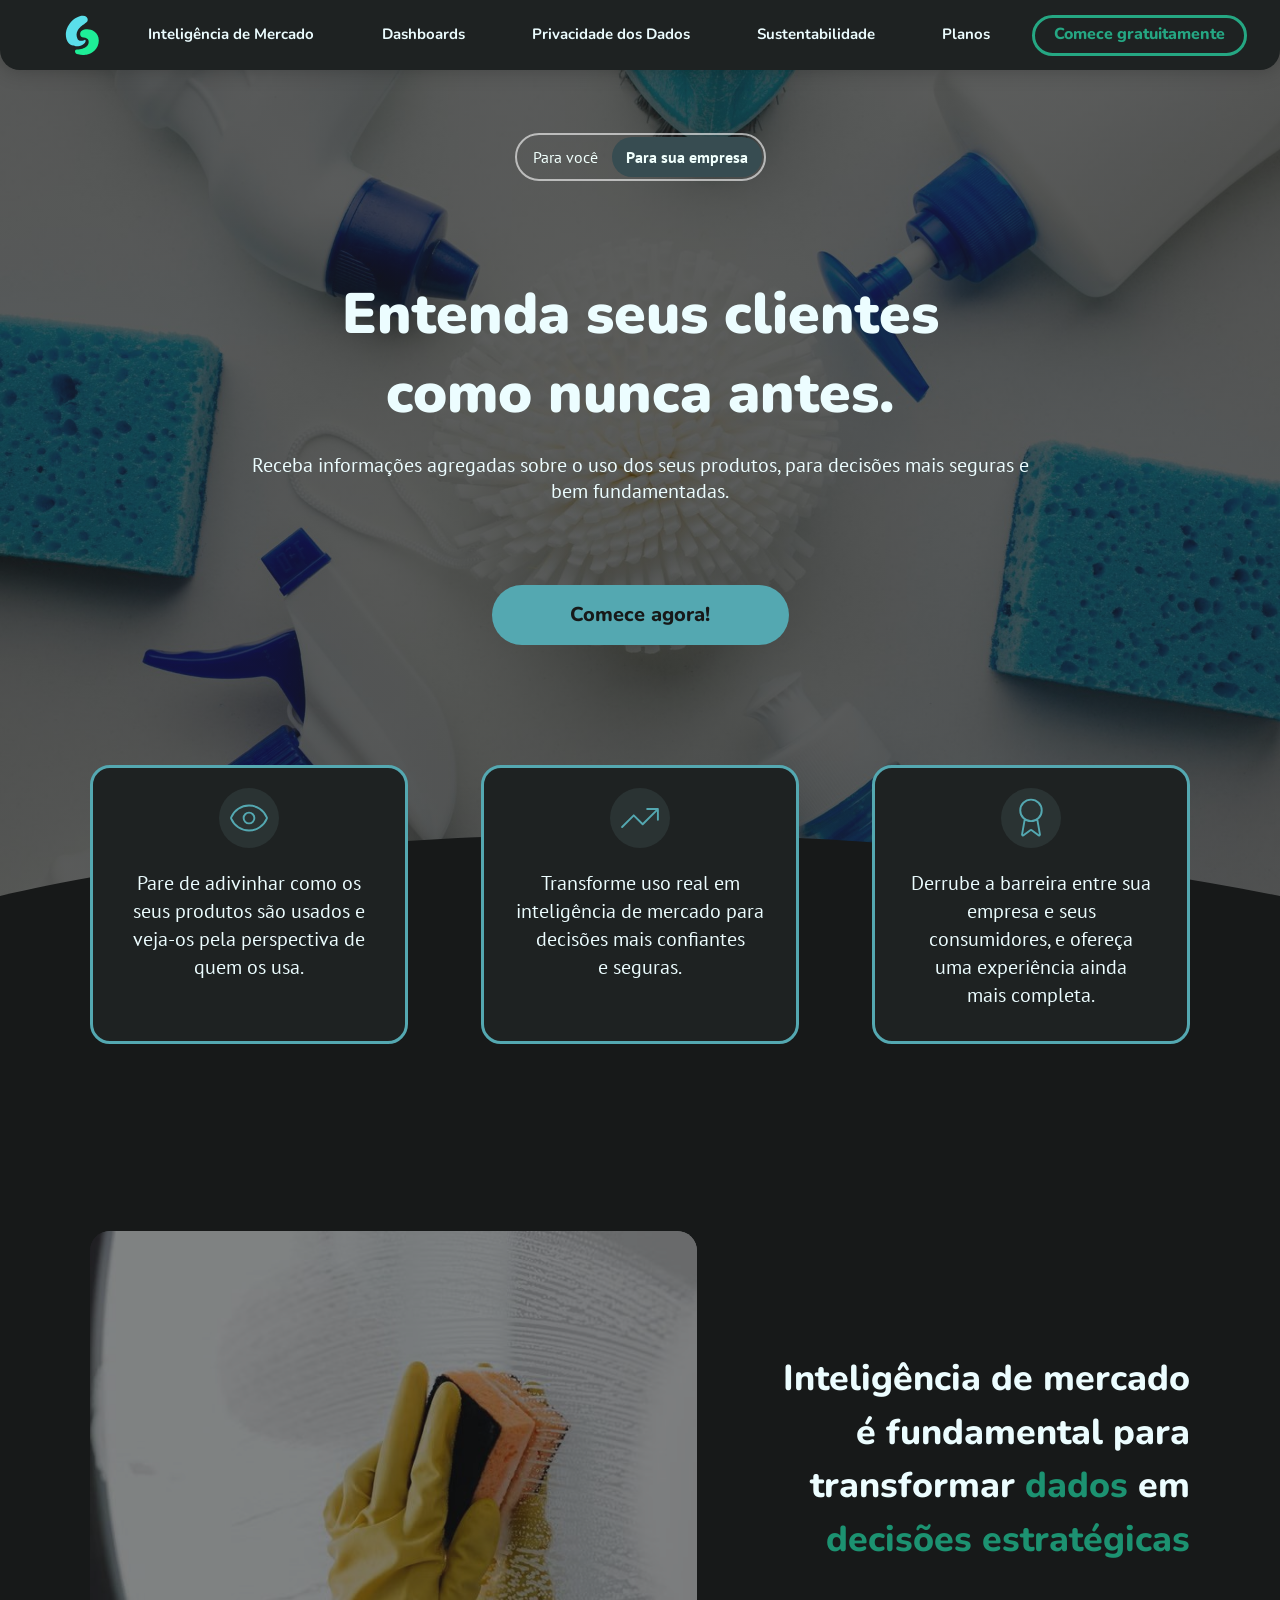
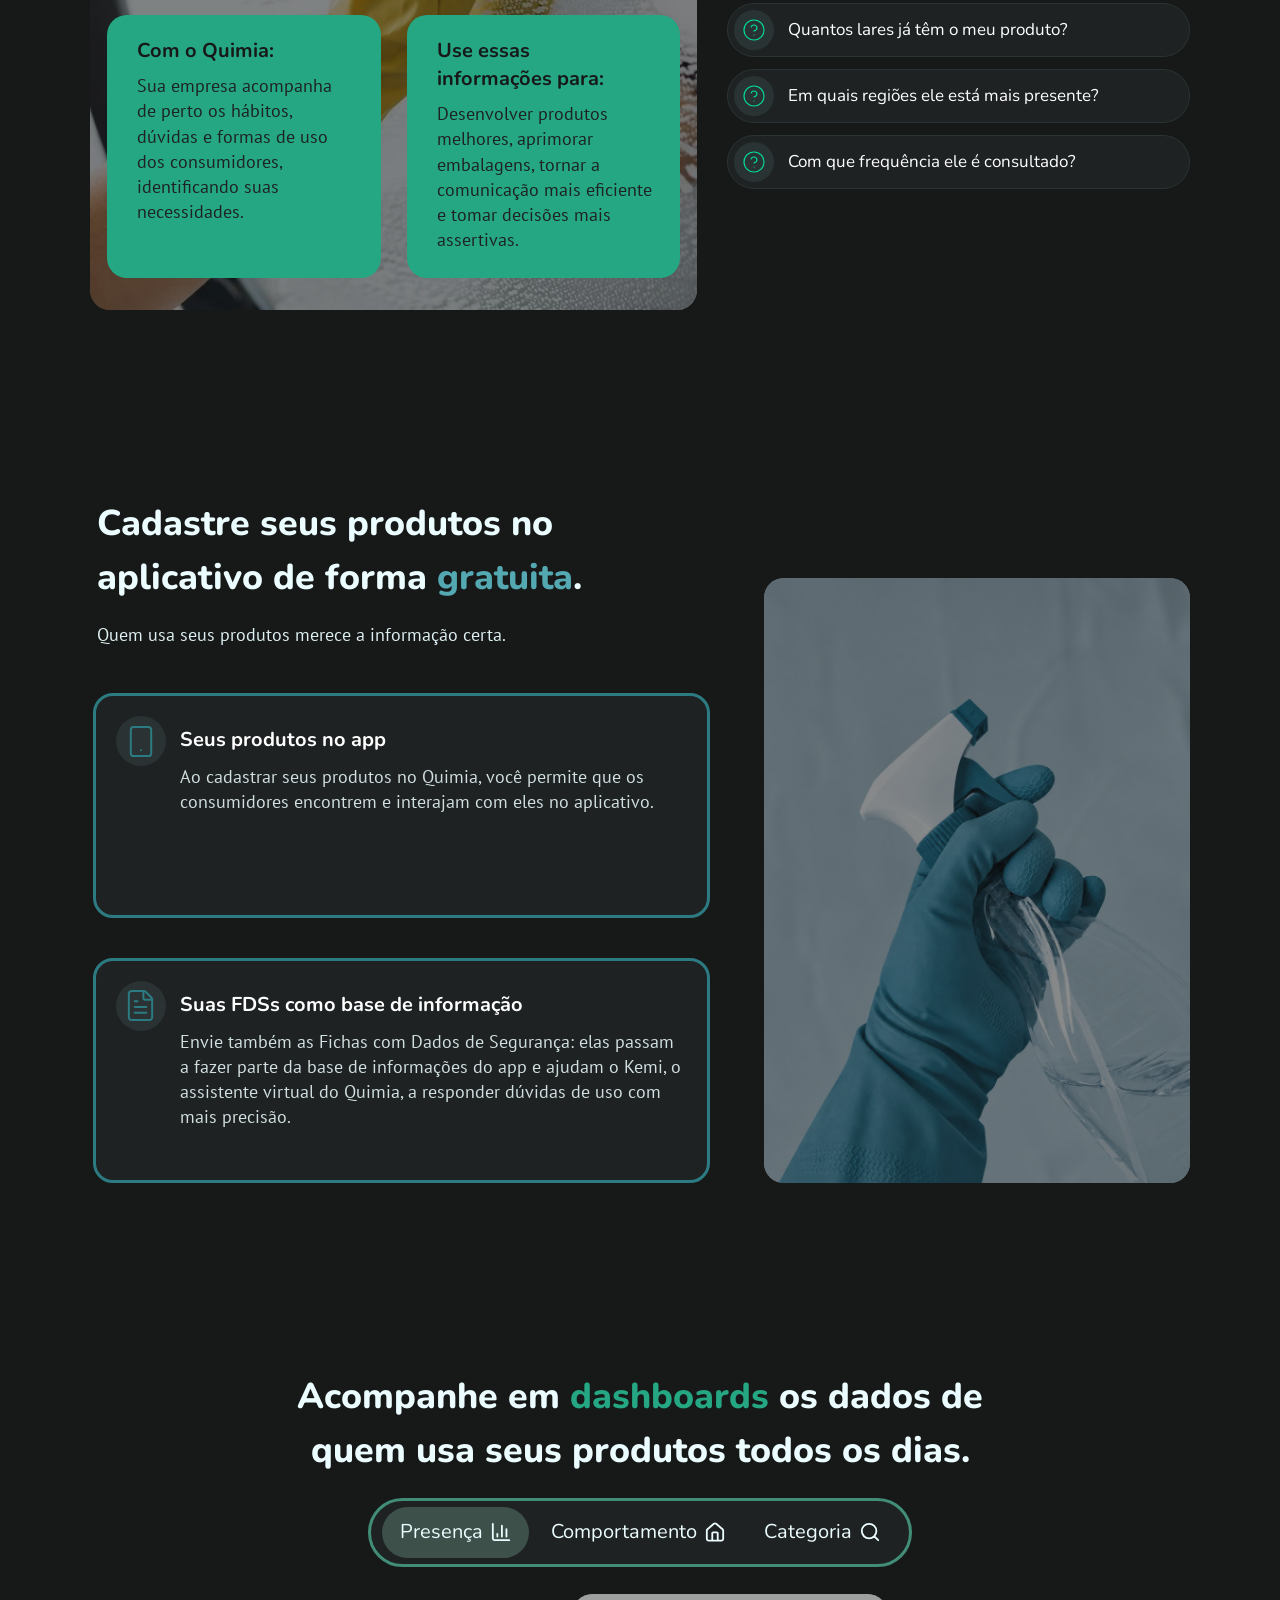
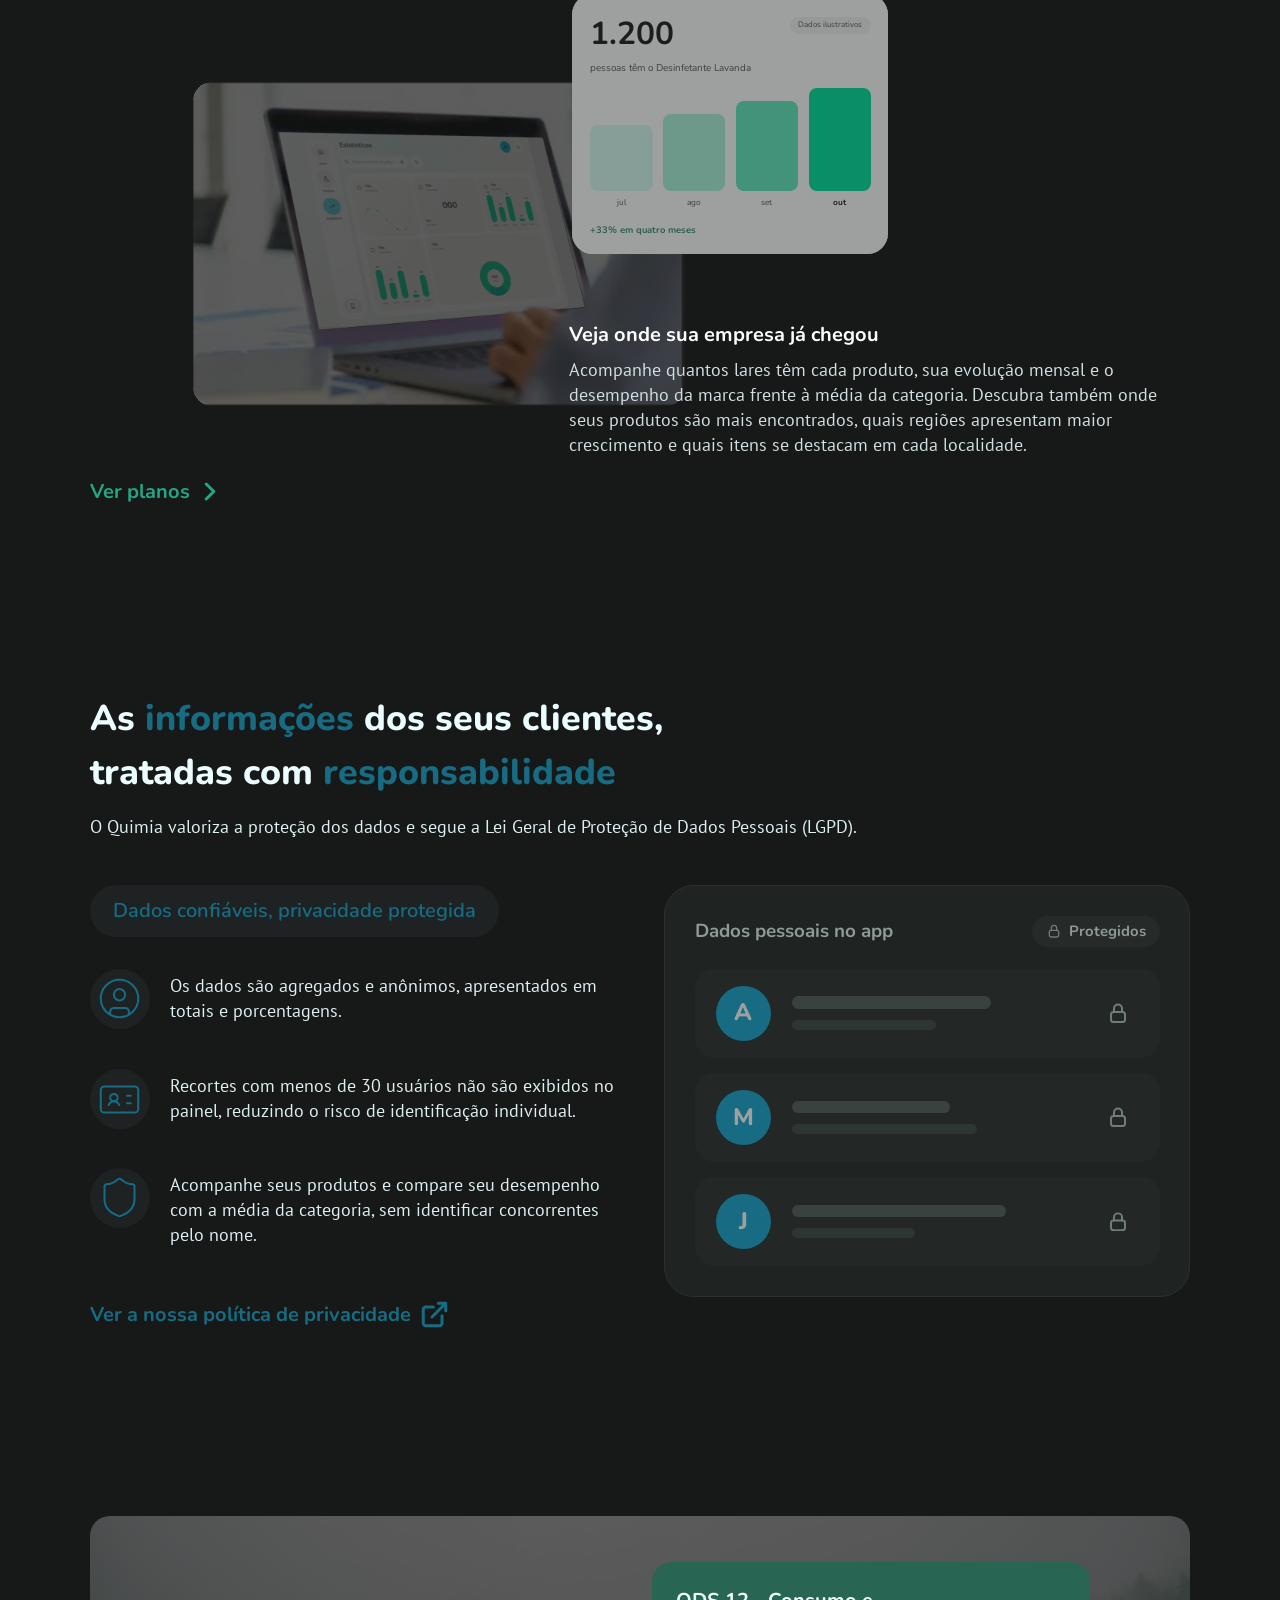
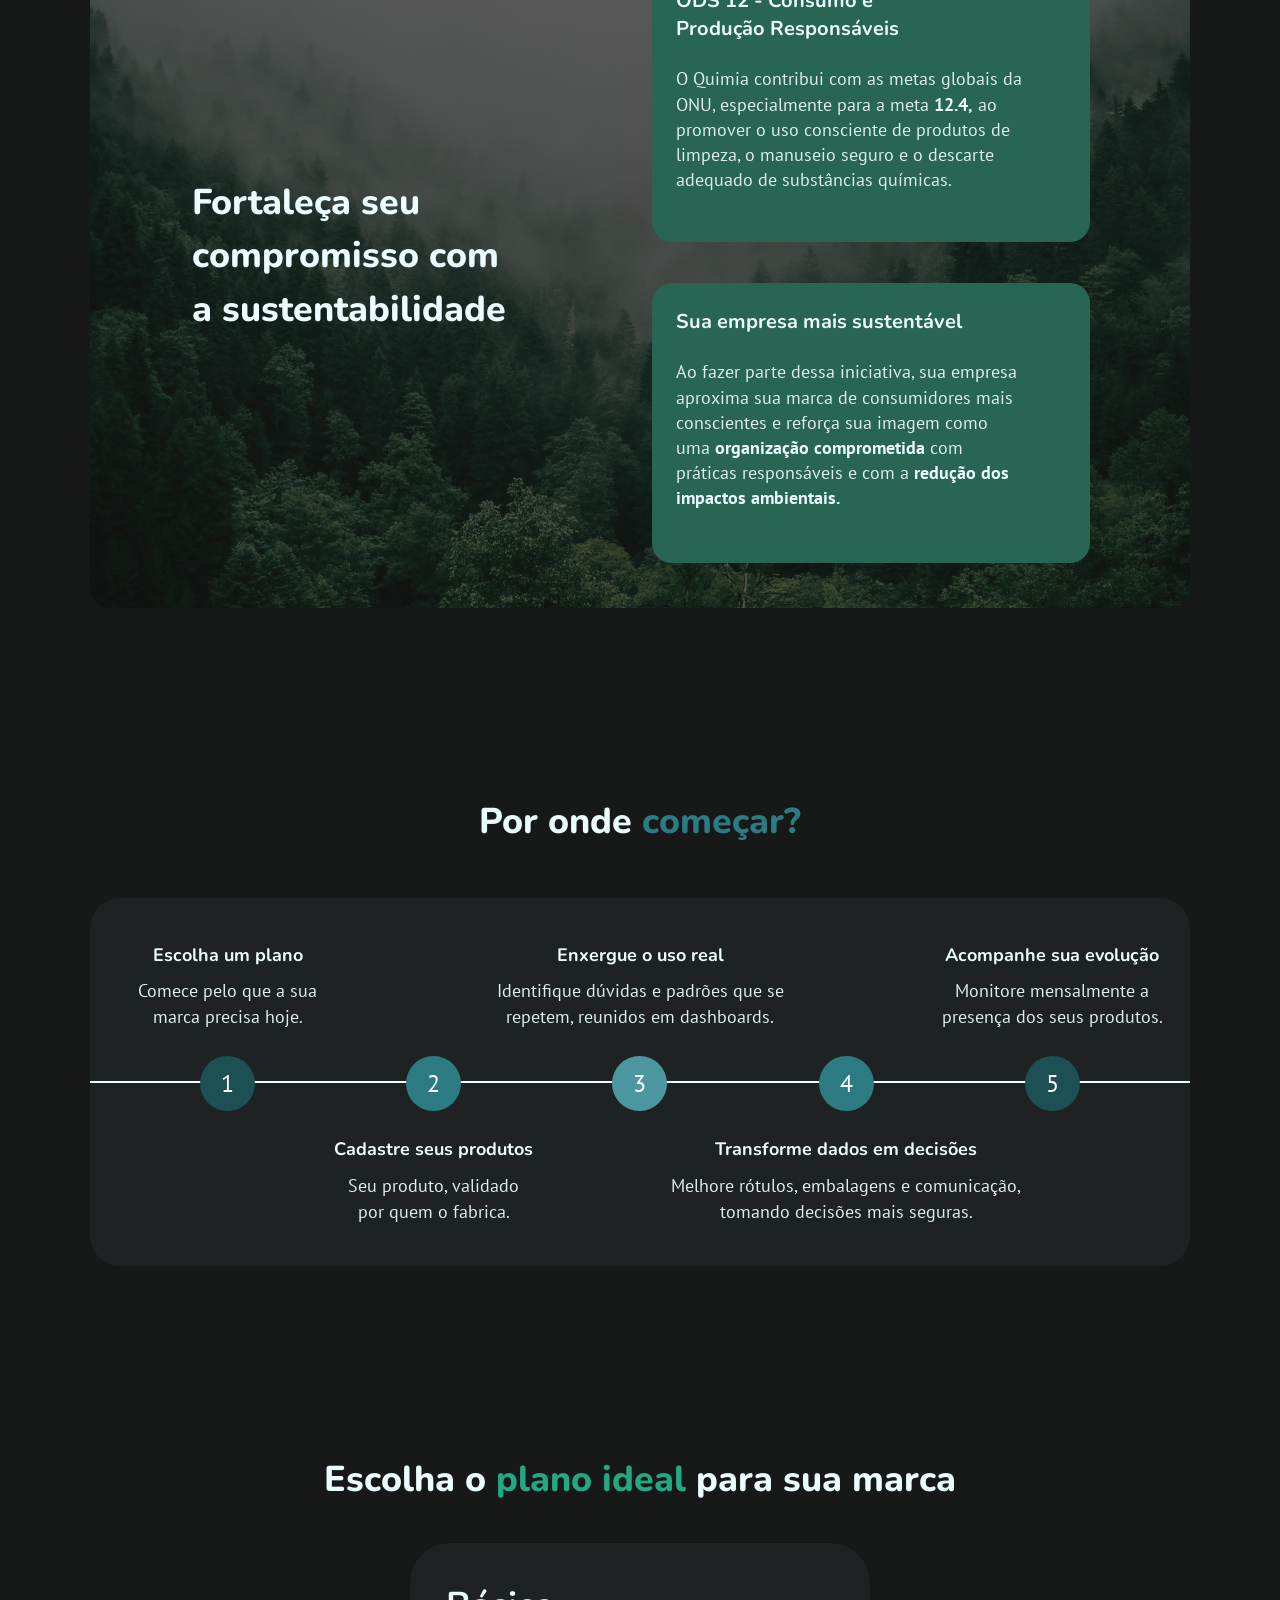
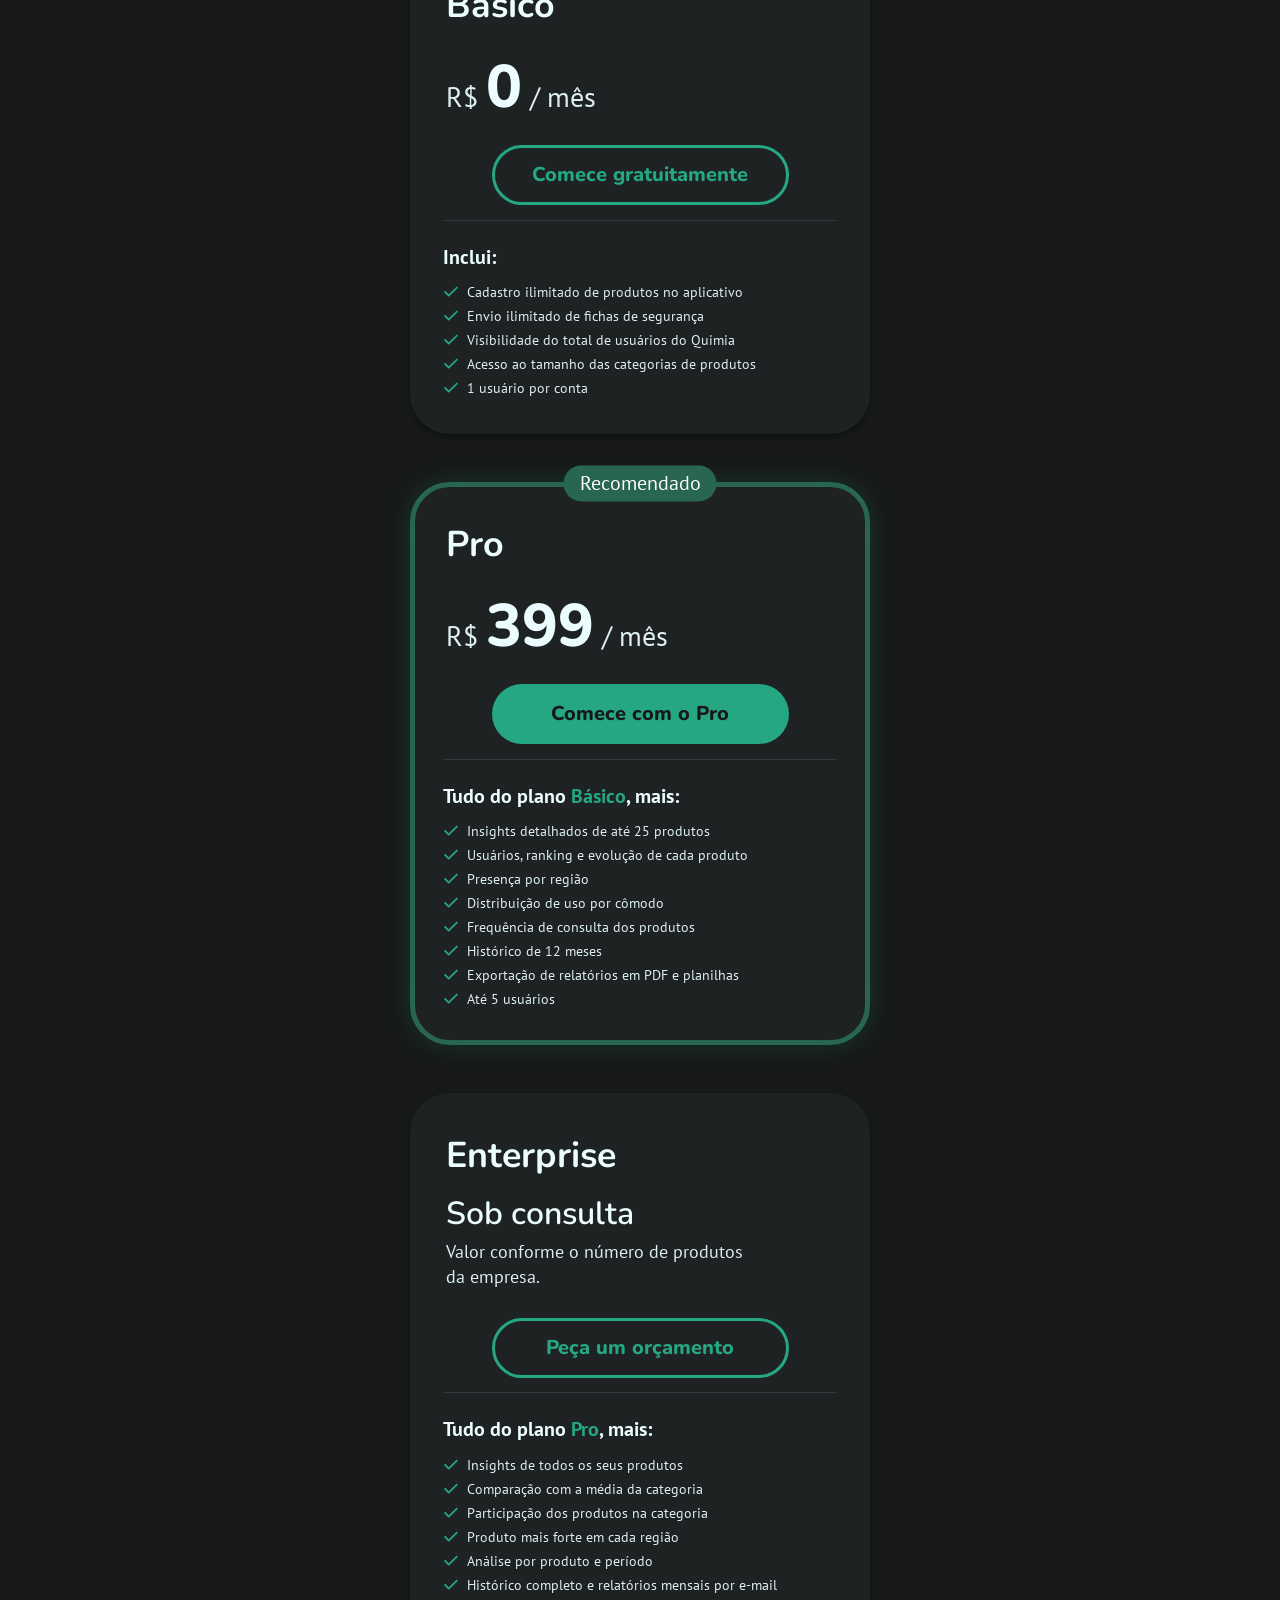
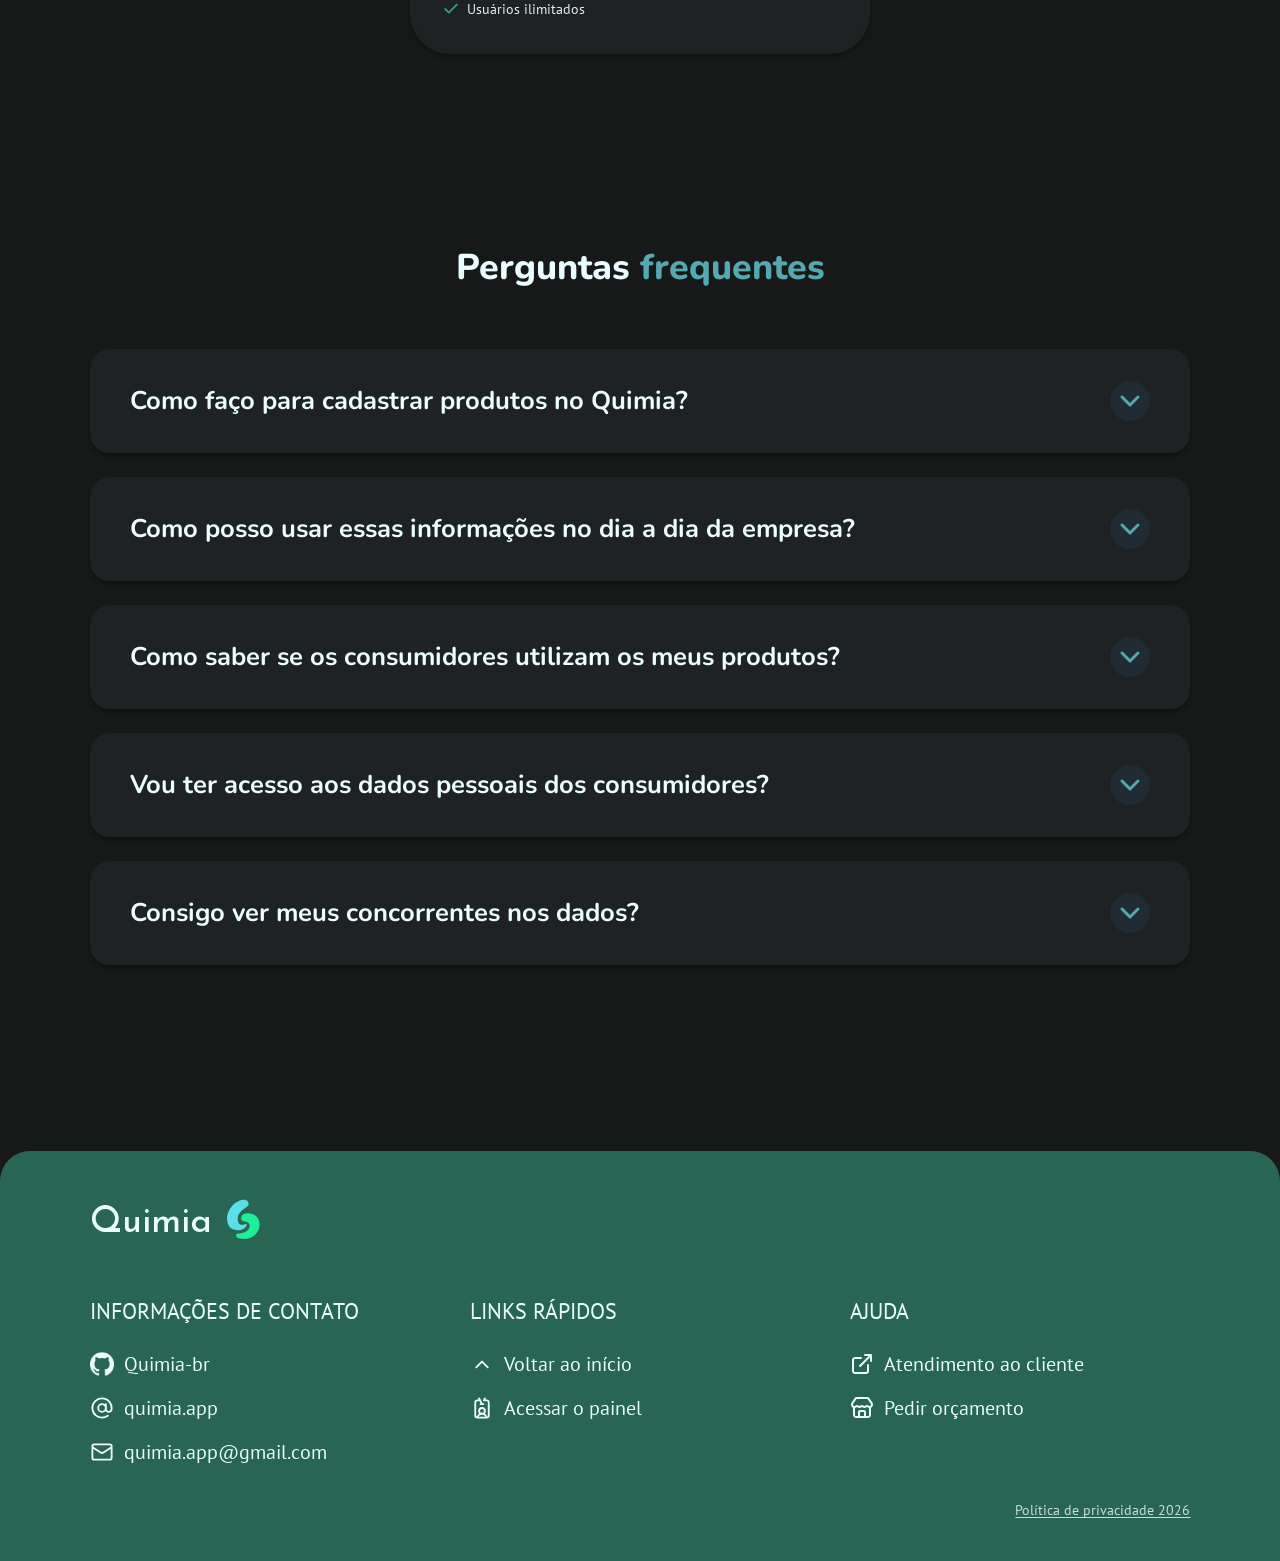
<file: site/business.html>
<!DOCTYPE html>
<html lang="pt-br">
    <head>
        <meta charset="UTF-8">
        <meta name="viewport" content="width=device-width, initial-scale=1.0">
        <meta name="description" content="Cadastre seus produtos no Quimia e receba dados agregados e anônimos sobre como os consumidores os usam, em dashboards de inteligência de mercado.">
        <title>Para empresas: dados de uso dos seus produtos | Quimia</title>
        <link rel="canonical" href="https://quimia.tech/business.html">
        <meta property="og:type" content="website">
        <meta property="og:site_name" content="Quimia">
        <meta property="og:locale" content="pt_BR">
        <meta property="og:title" content="Para empresas: dados de uso dos seus produtos | Quimia">
        <meta property="og:description" content="Cadastre seus produtos no Quimia e receba dados agregados e anônimos sobre como os consumidores os usam, em dashboards de inteligência de mercado.">
        <meta property="og:url" content="https://quimia.tech/business.html">
        <meta property="og:image" content="https://quimia.tech/assets/share/og-image.jpg">
        <meta property="og:image:width" content="1200">
        <meta property="og:image:height" content="630">
        <meta name="twitter:card" content="summary_large_image">
        <meta name="twitter:title" content="Para empresas: dados de uso dos seus produtos | Quimia">
        <meta name="twitter:description" content="Cadastre seus produtos no Quimia e receba dados agregados e anônimos sobre como os consumidores os usam, em dashboards de inteligência de mercado.">
        <meta name="twitter:image" content="https://quimia.tech/assets/share/og-image.jpg">
        <link rel="icon" type="image/svg+xml" href="assets/business/icons/logo.svg">
        <link rel="stylesheet" href="css/business.css">
    </head>
    <body>
        <header>
            <div id="navbar">
                <a href="#home" class="nav-home" aria-label="Quimia para empresas, voltar ao início">
                    <img src="assets/business/icons/logo.svg" alt="" id="nav-logo" width="36" height="40">
                </a>
                <nav id="main-nav">
                    <ul id="nav-list">
                        <li><a href="#market-intelligence" class="nav-link">Inteligência de Mercado</a></li>
                        <li><a href="#dashboards" class="nav-link">Dashboards</a></li>
                        <li><a href="#data-privacy" class="nav-link">Privacidade dos Dados</a></li>
                        <li><a href="#sustainability" class="nav-link">Sustentabilidade</a></li>
                        <li><a href="#plans" class="nav-link">Planos</a></li>
                        <li class="nav-button-item">
                            <a href="#plans" class="button-default button-secondary button-small" data-link="basicPlan">Comece gratuitamente</a>
                        </li>
                    </ul>
                </nav>
                <button type="button" id="menu-toggle" aria-label="Abrir menu" aria-expanded="false" aria-controls="main-nav">
                    <svg class="open-icon" viewBox="0 0 24 24" aria-hidden="true"><path d="M4 7h16M4 12h16M4 17h16"/></svg>
                    <svg class="close-icon" viewBox="0 0 24 24" aria-hidden="true"><path d="M6 6l12 12M18 6L6 18"/></svg>
                </button>
            </div>
        </header>
        <main id="main-content">
            <section id="home" aria-labelledby="home-title">
                <div id="home-hero">
                    <nav id="audience-switch" aria-label="Escolha do público">
                        <a class="audience-button user" href="index.html" data-link="userPage">Para você</a>
                        <a class="audience-button company active" href="#home" aria-current="page">Para sua empresa</a>
                    </nav>
                    <div id="hero-text">
                        <h1 id="home-title">Entenda seus clientes como nunca antes.</h1>
                        <p>Receba informações agregadas sobre o uso dos seus produtos, para decisões mais seguras e bem fundamentadas.</p>
                        <a href="#plans" class="button-default button-cta" data-link="basicPlan">Comece agora!</a>
                    </div>
                </div>
                <ul id="home-cards">
                    <li class="home-card">
                        <span class="icon-circle"><img src="assets/business/icons/eye.svg" alt="" width="42" height="42"></span>
                        <p>Pare de adivinhar como os seus produtos são usados e veja-os pela perspectiva de quem os usa.</p>
                    </li>
                    <li class="home-card">
                        <span class="icon-circle"><img src="assets/business/icons/trend.svg" alt="" width="42" height="42"></span>
                        <p>Transforme uso real em inteligência de mercado para decisões mais confiantes e seguras.</p>
                    </li>
                    <li class="home-card">
                        <span class="icon-circle"><img src="assets/business/icons/award.svg" alt="" width="42" height="42"></span>
                        <p>Derrube a barreira entre sua empresa e seus consumidores, e ofereça uma experiência ainda mais completa.</p>
                    </li>
                </ul>
            </section>
            <section id="market-intelligence" aria-labelledby="market-intelligence-title">
                <div id="market-media">
                    <img src="assets/business/images/market-cleaning.jpg" alt="Mão com luva amarela limpando um espelho com esponja" class="market-image" width="1125" height="750" loading="lazy">
                    <ul id="market-cards">
                        <li class="market-card">
                            <h3 class="market-card-title">Com o Quimia:</h3>
                            <p>Sua empresa acompanha de perto os hábitos, dúvidas e formas de uso dos consumidores, identificando suas necessidades.</p>
                        </li>
                        <li class="market-card">
                            <h3 class="market-card-title">Use essas informações para:</h3>
                            <p>Desenvolver produtos melhores, aprimorar embalagens, tornar a comunicação mais eficiente e tomar decisões mais assertivas.</p>
                        </li>
                    </ul>
                </div>
                <div id="market-text">
                    <h2 class="title" id="market-intelligence-title">Inteligência de mercado é fundamental para transformar <span class="text-green-deep">dados</span> em <span class="text-green-deep">decisões estratégicas</span></h2>
                    <div id="market-questions">
                        <ul class="question-list" aria-label="Perguntas que seus dados respondem">
                            <li class="question-item" style="--i:0"><span class="icon-circle question-icon"><img src="assets/business/icons/question.svg" alt="" width="26" height="26"></span>Quantos lares já têm o meu produto?</li>
                            <li class="question-item" style="--i:1"><span class="icon-circle question-icon"><img src="assets/business/icons/question.svg" alt="" width="26" height="26"></span>Em quais regiões ele está mais presente?</li>
                            <li class="question-item" style="--i:2"><span class="icon-circle question-icon"><img src="assets/business/icons/question.svg" alt="" width="26" height="26"></span>Com que frequência ele é consultado?</li>
                        </ul>
                    </div>
                </div>
            </section>
            <section id="product-registration" aria-labelledby="product-registration-title">
                <h2 class="title" id="product-registration-title">Cadastre seus produtos no aplicativo de forma <span class="text-teal">gratuita</span>.</h2>
                <p class="subtitle" id="product-registration-subtitle">Quem usa seus produtos merece a informação certa.</p>
                <ul id="registration-cards">
                    <li class="registration-card">
                        <span class="icon-circle"><img src="assets/business/icons/phone.svg" alt="" width="33" height="33"></span>
                        <div>
                            <h3 class="registration-card-title">Seus produtos no app</h3>
                            <p>Ao cadastrar seus produtos no Quimia, você permite que os consumidores encontrem e interajam com eles no aplicativo.</p>
                        </div>
                    </li>
                    <li class="registration-card">
                        <span class="icon-circle"><img src="assets/business/icons/document.svg" alt="" width="33" height="33"></span>
                        <div>
                            <h3 class="registration-card-title">Suas FDSs como base de informação</h3>
                            <p>Envie também as Fichas com Dados de Segurança: elas passam a fazer parte da base de informações do app e ajudam o Kemi, o assistente virtual do Quimia, a responder dúvidas de uso com mais precisão.</p>
                        </div>
                    </li>
                </ul>
                <div id="registration-media">
                    <img src="assets/business/images/registration-spray.jpg" alt="Mão com luva azul segurando um borrifador de produto de limpeza" class="registration-image" width="900" height="1352" loading="lazy">
                </div>
            </section>
            <section id="dashboards" aria-labelledby="dashboards-title">
                <h2 class="title" id="dashboards-title">Acompanhe em <span class="text-green">dashboards</span> os dados de quem usa seus produtos todos os dias.</h2>
                    <div id="dashboard-tabs" role="tablist" aria-label="Tipos de dashboard">
                        <button type="button" role="tab" id="tab-presence" class="dashboard-tab active" aria-selected="true" aria-controls="panel-presence" data-dashboard="presence">
      <span class="dashboard-tab-label">Presença</span>
                            <img src="assets/business/icons/presence.svg" alt="" width="22" height="22">
                        </button>
                        <button type="button" role="tab" id="tab-behavior" class="dashboard-tab" aria-selected="false" aria-controls="panel-behavior" data-dashboard="behavior" tabindex="-1">
      <span class="dashboard-tab-label">Comportamento</span>
                            <img src="assets/business/icons/behavior.svg" alt="" width="22" height="22">
                        </button>
                        <button type="button" role="tab" id="tab-category" class="dashboard-tab" aria-selected="false" aria-controls="panel-category" data-dashboard="category" tabindex="-1">
      <span class="dashboard-tab-label">Categoria</span>
                            <img src="assets/business/icons/category.svg" alt="" width="22" height="22">
                        </button>
                    </div>
                    <div id="dashboard-panels">
                        <div role="tabpanel" id="panel-presence" class="dashboard-panel presence active" aria-labelledby="tab-presence" tabindex="0">
                            <div class="dashboard-visual">
                                <div class="dashboard-photo-frame">
                                    <img src="assets/business/images/dashboard-presence.jpg" alt="Notebook exibindo um painel de estatísticas com gráficos verdes" class="dashboard-photo" width="1300" height="851" loading="lazy">
                                </div>
                                <figure class="dashboard-card presence-card">
                                    <figcaption class="visually-hidden">Exemplo ilustrativo: 1.200 pessoas têm o Desinfetante Lavanda, com crescimento de 33% em quatro meses.</figcaption>
                                    <div class="chart-card-content" aria-hidden="true">
                                        <span class="chart-chip">Dados ilustrativos</span>
                                        <p class="chart-number">1.200</p>
                                        <p class="chart-caption">pessoas têm o Desinfetante Lavanda</p>
                                        <ol class="presence-bars">
                                            <li><span class="presence-bar"></span>jul</li>
                                            <li><span class="presence-bar"></span>ago</li>
                                            <li><span class="presence-bar"></span>set</li>
                                            <li class="current"><span class="presence-bar"></span>out</li>
                                        </ol>
                                        <p class="chart-trend">+33% em quatro meses</p>
                                    </div>
                                </figure>
                            </div>
                            <div class="dashboard-text">
                                <h3 class="dashboard-text-title">Veja onde sua empresa já chegou</h3>
                                <p>Acompanhe quantos lares têm cada produto, sua evolução mensal e o desempenho da marca frente à média da categoria. Descubra também onde seus produtos são mais encontrados, quais regiões apresentam maior crescimento e quais itens se destacam em cada localidade.</p>
                            </div>
                        </div>
                        <div role="tabpanel" id="panel-behavior" class="dashboard-panel behavior" aria-labelledby="tab-behavior" tabindex="0">
                            <div class="dashboard-visual">
                                <div class="dashboard-photo-frame">
                                    <img src="assets/business/images/dashboard-behavior.jpg" alt="Notebook com painel escuro de gráficos de uso" class="dashboard-photo" width="613" height="399" loading="lazy">
                                </div>
                                <figure class="dashboard-card behavior-card">
                                    <figcaption class="visually-hidden">Exemplo ilustrativo: o Desinfetante Lavanda é usado 62% no banheiro, 27% na cozinha e 11% na área de serviço.</figcaption>
                                    <div class="chart-card-content" aria-hidden="true">
                                        <div class="chart-header">
                                            <p class="chart-product">Desinfetante Lavanda</p>
                                            <span class="chart-chip">Dados ilustrativos</span>
                                        </div>
                                        <div class="behavior-chart">
                                            <div class="behavior-donut">
                                                <p><strong>62%</strong>Banheiro</p>
                                            </div>
                                            <ul class="behavior-legend">
                                                <li class="room-bathroom">Banheiro <strong>62%</strong></li>
                                                <li class="room-kitchen">Cozinha <strong>27%</strong></li>
                                                <li class="room-laundry">Área de serviço <strong>11%</strong></li>
                                            </ul>
                                        </div>
                                        <p class="chart-note">O <strong>banheiro</strong> se destaca como o ambiente de maior utilização do seu <em>Desinfetante Lavanda</em>.</p>
                                    </div>
                                </figure>
                            </div>
                            <div class="dashboard-text">
                                <h3 class="dashboard-text-title">Entenda seus produtos na prática</h3>
                                <p>Acompanhe padrões de uso dos seus produtos por cômodo, frequência de consulta e interações no app, comparando produtos e acompanhando mudanças ao longo do tempo.</p>
                            </div>
                        </div>
                        <div role="tabpanel" id="panel-category" class="dashboard-panel category" aria-labelledby="tab-category" tabindex="0">
                            <div class="dashboard-visual">
                                <div class="dashboard-photo-frame">
                                    <img src="assets/business/images/dashboard-category.jpg" alt="Pessoa digitando em um notebook com painel de vendas e gráficos" class="dashboard-photo" width="617" height="400" loading="lazy">
                                </div>
                                <figure class="dashboard-card category-card">
                                    <figcaption class="visually-hidden">Exemplo ilustrativo: 6,7% de quem usa desinfetante usa o Desinfetante Lavanda, ou 1.200 de 18.000 pessoas.</figcaption>
                                    <div class="chart-card-content" aria-hidden="true">
                                        <div class="chart-header">
                                            <div>
                                                <p class="chart-number">6,7%</p>
                                                <p class="chart-caption">de quem usa desinfetante usa o <em>Desinfetante Lavanda</em></p>
                                            </div>
                                            <div class="chart-chips">
                                                <span class="chart-chip">Dados ilustrativos</span>
                                                <span class="chart-chip chip-category">Categoria: Desinfetante</span>
                                            </div>
                                        </div>
                                        <div class="category-share">
                                            <p class="category-share-label">Todos os usuários de desinfetante <strong>18.000 pessoas</strong></p>
                                            <span class="category-track"><span class="category-fill"></span></span>
                                            <ul class="category-legend">
                                                <li class="brand"><strong>1.200</strong> usam o Lavanda</li>
                                                <li class="others"><strong>16.800</strong> usam outros desinfetantes</li>
                                            </ul>
                                        </div>
                                        <p class="chart-average">Média da categoria: <strong>800 usuários</strong></p>
                                    </div>
                                </figure>
                            </div>
                            <div class="dashboard-text">
                                <h3 class="dashboard-text-title">Encontre novas oportunidades de mercado</h3>
                                <p>Descubra quais categorias de produtos de limpeza estão em alta e onde seus produtos têm maior presença. Compare seu desempenho com a média da categoria e identifique oportunidades para ganhar espaço no mercado.</p>
                            </div>
                        </div>
                    </div>
                    <a href="#plans" class="link-tertiary link-green dashboard-link">Ver planos <svg class="link-icon" viewBox="0 0 20 20" width="20" height="20" aria-hidden="true"><path d="M6.25 17L13.75 9.5L6.25 2"/></svg></a>
            </section>
            <section id="data-privacy" aria-labelledby="data-privacy-title">
                <h2 class="title" id="data-privacy-title">As <span class="text-petrol">informações</span> dos seus clientes, tratadas com <span class="text-petrol">responsabilidade</span></h2>
                <p class="subtitle" id="data-privacy-subtitle">O Quimia valoriza a proteção dos dados e segue a Lei Geral de Proteção de Dados Pessoais (LGPD).</p>
                <div id="privacy-content">
                    <div id="privacy-info">
                        <p id="privacy-tag">Dados confiáveis, privacidade protegida</p>
                        <ul class="info-list">
                            <li class="info-item">
                                <span class="icon-circle"><img src="assets/business/icons/user.svg" alt="" width="42" height="42"></span>
                                <p class="body">Os dados são agregados e anônimos, apresentados em totais e porcentagens.</p>
                            </li>
                            <li class="info-item">
                                <span class="icon-circle"><img src="assets/business/icons/id-card.svg" alt="" width="42" height="42"></span>
                                <p class="body">Recortes com menos de 30 usuários não são exibidos no painel, reduzindo o risco de identificação individual.</p>
                            </li>
                            <li class="info-item">
                            <span class="icon-circle"><img src="assets/business/icons/shield.svg" alt="" width="42" height="42"></span>
                            <p class="body">Acompanhe seus produtos e compare seu desempenho com a média da categoria, sem identificar concorrentes pelo nome.</p>
                            </li>
                        </ul>
                        <a href="privacy-business.html" class="link-tertiary link-petrol link-external" id="privacy-link">Ver a nossa política de privacidade <svg class="link-icon" viewBox="0 0 28 28" width="28" height="28" aria-hidden="true"><path d="M24.75 9.75V2.25H17.25M24.75 2.25L11 16M21 14.75V22.25C21 22.91 20.74 23.55 20.27 24.02C19.8 24.49 19.16 24.75 18.5 24.75H4.75C4.09 24.75 3.45 24.49 2.98 24.02C2.51 23.55 2.25 22.91 2.25 22.25V8.5C2.25 7.84 2.51 7.2 2.98 6.73C3.45 6.26 4.09 6 4.75 6H12.25"/></svg></a>
                    </div>
                    <figure id="privacy-card">
                        <figcaption class="visually-hidden">Ilustração: os dados pessoais dos usuários no app ficam protegidos e não são exibidos para as empresas.</figcaption>
                        <div class="privacy-card-content" aria-hidden="true">
                            <div class="privacy-card-header">
                                <p>Dados pessoais no app</p>
                                <span class="privacy-badge"><img src="assets/business/icons/lock.svg" alt="" width="16" height="16">Protegidos</span>
                            </div>
                            <ul class="privacy-users">
                            <li class="privacy-user"><span class="privacy-avatar">A</span><span class="privacy-lines"><span></span><span></span></span><img src="assets/business/icons/lock.svg" alt="" width="24" height="24"></li>
                            <li class="privacy-user"><span class="privacy-avatar">M</span><span class="privacy-lines"><span></span><span></span></span><img src="assets/business/icons/lock.svg" alt="" width="24" height="24"></li>
                            <li class="privacy-user"><span class="privacy-avatar">J</span><span class="privacy-lines"><span></span><span></span></span><img src="assets/business/icons/lock.svg" alt="" width="24" height="24"></li>
                            </ul>
                        </div>
                    </figure>
                </div>
            </section>
            <section id="sustainability" aria-labelledby="sustainability-title">
                <div id="sustainability-card">
                    <h2 class="title" id="sustainability-title">Fortaleça seu compromisso com a sustentabilidade</h2>
                    <ul id="sustainability-topics">
                        <li class="sustainability-topic">
                            <h3 class="sustainability-topic-title">ODS 12 - Consumo e Produção Responsáveis</h3>
                            <p>O Quimia contribui com as metas globais da ONU, especialmente para a meta <strong>12.4,</strong> ao promover o uso consciente de produtos de limpeza, o manuseio seguro e o descarte adequado de substâncias químicas.</p>
                        </li>
                        <li class="sustainability-topic">
                            <h3 class="sustainability-topic-title">Sua empresa mais sustentável</h3>
                            <p>Ao fazer parte dessa iniciativa, sua empresa aproxima sua marca de consumidores mais conscientes e reforça sua imagem como uma <strong>organização comprometida</strong> com práticas responsáveis e com a <strong>redução dos impactos ambientais.</strong></p>
                        </li>
                    </ul>
                </div>
            </section>
            <section id="getting-started" aria-labelledby="getting-started-title">
                <h2 class="title" id="getting-started-title">Por onde <span class="text-teal-deep">começar?</span></h2>
                <ol id="steps">
                    <li class="step">
                        <span class="step-number">1</span>
                        <div class="step-text">
                            <h3 class="step-title">Escolha um plano</h3>
                            <p>Comece pelo que a sua marca precisa hoje.</p>
                        </div>
                    </li>
                    <li class="step">
                        <span class="step-number">2</span>
                        <div class="step-text">
                            <h3 class="step-title">Cadastre seus produtos</h3>
                            <p>Seu produto, validado por quem o fabrica.</p>
                        </div>
                    </li>
                    <li class="step">
                        <span class="step-number">3</span>
                        <div class="step-text">
                            <h3 class="step-title">Enxergue o uso real</h3>
                            <p>Identifique dúvidas e padrões que se repetem, reunidos em dashboards.</p>
                        </div>
                    </li>
                    <li class="step">
                        <span class="step-number">4</span>
                        <div class="step-text">
                            <h3 class="step-title">Transforme dados em decisões</h3>
                            <p>Melhore rótulos, embalagens e comunicação, tomando decisões mais seguras.</p>
                        </div>
                    </li>
                    <li class="step">
                        <span class="step-number">5</span>
                        <div class="step-text">
                            <h3 class="step-title">Acompanhe sua evolução</h3>
                            <p>Monitore mensalmente a presença dos seus produtos.</p>
                        </div>
                    </li>
                </ol>
            </section>
            <section id="plans" aria-labelledby="plans-title">
                <h2 class="title" id="plans-title">Escolha o <span class="text-green">plano ideal</span> para sua marca</h2>
                <ul id="plan-cards">
                    <li class="plan-card basic">
                        <div class="plan-header">
                            <h3 class="plan-name">Básico</h3>
                            <p class="plan-price"><span class="plan-currency">R$</span> <strong>0</strong> <span class="plan-period">/ mês</span></p>
                        </div>
                        <a href="#" class="button-default button-secondary button-plan" data-link="basicPlan">Comece gratuitamente</a>
                        <div class="plan-details">
                            <h4 class="plan-includes">Inclui:</h4>
                            <ul class="plan-features">
                            <li>Cadastro ilimitado de produtos no aplicativo</li>
                            <li>Envio ilimitado de fichas de segurança</li>
                            <li>Visibilidade do total de usuários do Quimia</li>
                            <li>Acesso ao tamanho das categorias de produtos</li>
                            <li>1 usuário por conta</li>
                            </ul>
                        </div>
                    </li>
                    <li class="plan-card pro">
                        <p class="plan-badge">Recomendado</p>
                        <div class="plan-header">
                            <h3 class="plan-name">Pro</h3>
                            <p class="plan-price"><span class="plan-currency">R$</span> <strong>399</strong> <span class="plan-period">/ mês</span></p>
                        </div>
                        <a href="#" class="button-default button-primary button-plan" data-link="proPlan">Comece com o Pro</a>
                        <div class="plan-details">
                            <h4 class="plan-includes">Tudo do plano <span class="text-green">Básico</span>, mais:</h4>
                            <ul class="plan-features">
                                <li>Insights detalhados de até 25 produtos</li>
                                <li>Usuários, ranking e evolução de cada produto</li>
                                <li>Presença por região</li>
                                <li>Distribuição de uso por cômodo</li>
                                <li>Frequência de consulta dos produtos</li>
                                <li>Histórico de 12 meses</li>
                                <li>Exportação de relatórios em PDF e planilhas</li>
                                <li>Até 5 usuários</li>
                            </ul>
                        </div>
                    </li>
                    <li class="plan-card enterprise">
                    <div class="plan-header">
                        <h3 class="plan-name">Enterprise</h3>
                        <p class="plan-quote"><strong>Sob consulta</strong> Valor conforme o número de produtos da empresa.</p>
                    </div>
                    <a href="#" class="button-default button-secondary button-plan" data-link="enterpriseQuote">Peça um orçamento</a>
                    <div class="plan-details">
                        <h4 class="plan-includes">Tudo do plano <span class="text-green">Pro</span>, mais:</h4>
                        <ul class="plan-features">
                        <li>Insights de todos os seus produtos</li>
                        <li>Comparação com a média da categoria</li>
                        <li>Participação dos produtos na categoria</li>
                        <li>Produto mais forte em cada região</li>
                        <li>Análise por produto e período</li>
                        <li>Histórico completo e relatórios mensais por e-mail</li>
                        <li>Usuários ilimitados</li>
                        </ul>
                    </div>
                    </li>
                </ul>
                </section>
            <section id="faq" aria-labelledby="faq-title">
                <h2 class="title" id="faq-title">Perguntas <span class="text-teal">frequentes</span></h2>
                <ul id="faq-list">
                    <li class="faq-item">
                        <h3 class="faq-heading">
                            <button type="button" class="faq-button" id="faq-question-1" aria-expanded="false" aria-controls="faq-answer-1">
                                <span class="faq-question">Como faço para cadastrar produtos no Quimia?</span>
                                <img src="assets/business/icons/chevron-down.svg" alt="" class="faq-icon" width="40" height="40">
                            </button>
                        </h3>
                        <div class="faq-answer" id="faq-answer-1" role="region" aria-labelledby="faq-question-1" hidden>
                            <p>Para cadastrar seus produtos, acesse a área de cadastro e preencha as informações solicitadas. Você também pode enviar as Fichas com Dados de Segurança (FDSs), que passam a fazer parte da base de informações dos produtos. Após a validação, eles ficam disponíveis para os consumidores no aplicativo. O cadastro e o envio de FDSs são ilimitados no plano Básico.</p>
                        </div>
                    </li>
                    <li class="faq-item">
                        <h3 class="faq-heading">
                            <button type="button" class="faq-button" id="faq-question-2" aria-expanded="false" aria-controls="faq-answer-2">
                                <span class="faq-question">Como posso usar essas informações no dia a dia da empresa?</span>
                                <img src="assets/business/icons/chevron-down.svg" alt="" class="faq-icon" width="40" height="40">
                            </button>
                        </h3>
                        <div class="faq-answer" id="faq-answer-2" role="region" aria-labelledby="faq-question-2" hidden>
                            <p>Com o Quimia, sua empresa acompanha de perto os hábitos, as dúvidas e as formas de uso dos consumidores, identificando suas necessidades. Com isso, você pode desenvolver produtos melhores, aprimorar embalagens, tornar a comunicação mais eficiente e tomar decisões mais assertivas. Também descobre quais categorias de limpeza estão em alta e onde há oportunidades de ganhar espaço.</p>
                        </div>
                    </li>
                    <li class="faq-item">
                        <h3 class="faq-heading">
                            <button type="button" class="faq-button" id="faq-question-3" aria-expanded="false" aria-controls="faq-answer-3">
                                <span class="faq-question">Como saber se os consumidores utilizam os meus produtos?</span>
                                <img src="assets/business/icons/chevron-down.svg" alt="" class="faq-icon" width="40" height="40">
                            </button>
                        </h3>
                        <div class="faq-answer" id="faq-answer-3" role="region" aria-labelledby="faq-question-3" hidden>
                            <p>Nos dashboards do Quimia, você acompanha quantos lares têm cada produto, a evolução mensal, a presença por região e a frequência de consulta. O plano Enterprise soma a comparação com a média da categoria. Os dados são agregados e anônimos, sem identificar nenhum consumidor.</p>
                        </div>
                    </li>
                    <li class="faq-item">
                        <h3 class="faq-heading">
                            <button type="button" class="faq-button" id="faq-question-4" aria-expanded="false" aria-controls="faq-answer-4">
                                <span class="faq-question">Vou ter acesso aos dados pessoais dos consumidores?</span>
                                <img src="assets/business/icons/chevron-down.svg" alt="" class="faq-icon" width="40" height="40">
                            </button>
                        </h3>
                        <div class="faq-answer" id="faq-answer-4" role="region" aria-labelledby="faq-question-4" hidden>
                            <p>Não. Os dados são agregados e anônimos, apresentados em totais e porcentagens. Recortes com menos de 30 usuários não são exibidos no painel, o que reduz o risco de identificação individual. O Quimia valoriza a proteção dos dados e segue a Lei Geral de Proteção de Dados Pessoais (LGPD).</p>
                        </div>
                    </li>
                    <li class="faq-item">
                        <h3 class="faq-heading">
                            <button type="button" class="faq-button" id="faq-question-5" aria-expanded="false" aria-controls="faq-answer-5">
                                <span class="faq-question">Consigo ver meus concorrentes nos dados?</span>
                                <img src="assets/business/icons/chevron-down.svg" alt="" class="faq-icon" width="40" height="40">
                            </button>
                        </h3>
                        <div class="faq-answer" id="faq-answer-5" role="region" aria-labelledby="faq-question-5" hidden>
                            <p>Não. Você acompanha seus produtos e compara o desempenho deles com a média da categoria, sem identificar concorrentes pelo nome. Assim descobre onde sua marca tem mais presença e onde há oportunidades de ganhar espaço, com respeito à privacidade de todos.</p>
                        </div>
                    </li>
                </ul>
            </section>
        </main>
        <footer>
            <div id="footer-brand">
                <p class="footer-brand-name">Quimia</p>
                <img src="assets/business/icons/logo.svg" alt="" id="footer-logo" width="44" height="40">
            </div>
            <div id="footer-body">
                <div id="contact-info">
                    <h2 class="footer-title">Informações de contato</h2>
                    <ul class="footer-links">
                        <li>
                            <a href="https://github.com/Quimia-br" class="footer-link" target="_blank" rel="noopener noreferrer">
                                <img src="assets/business/icons/github.png" alt="" class="footer-icon" width="24" height="24">
                                Quimia-br
                            </a>
                        </li>
                        <li>
                            <a href="https://www.instagram.com/quimia.app/" class="footer-link" target="_blank" rel="noopener noreferrer">
                                <img src="assets/business/icons/at-sign.svg" alt="" class="footer-icon" width="24" height="24">
                                quimia.app
                            </a>
                        </li>
                        <li>
                            <a href="mailto:quimia.app@gmail.com?subject=Entrar%20em%20Contato&body=Ol%C3%A1%2C%20tudo%20bem%3F" class="footer-link">
                                <img src="assets/business/icons/email.svg" alt="" class="footer-icon" width="24" height="24">
                                quimia.app@gmail.com
                            </a>
                        </li>
                    </ul>
                </div>
                <div id="quick-links">
                    <h2 class="footer-title">Links rápidos</h2>
                    <ul class="footer-links">
                        <li>
                            <a href="#home" class="footer-link">
                                <img src="assets/business/icons/back-to-top.svg" alt="" class="footer-icon" width="24" height="24">
                                Voltar ao início
                            </a>
                        </li>
                        <li>
                            <a href="https://quimia.tech/admin" class="footer-link">
                                <img src="assets/business/icons/restricted-area.svg" alt="" class="footer-icon" width="24" height="24">
                                Acessar o painel
                            </a>
                        </li>
                    </ul>
                </div>
                <div id="help">
                    <h2 class="footer-title">Ajuda</h2>
                    <ul class="footer-links">
                        <li>
                            <a href="support.html?origem=empresa" class="footer-link">
                                <img src="assets/business/icons/external-link.svg" alt="" class="footer-icon" width="24" height="24">
                                Atendimento ao cliente
                            </a>
                        </li>
                        <li>
                            <a href="#" class="footer-link" data-link="enterpriseQuote">
                                <img src="assets/business/icons/store.svg" alt="" class="footer-icon" width="24" height="24">
                                Pedir orçamento
                            </a>
                        </li>
                    </ul>
                </div>
            </div>
            <a href="privacy-business.html" id="footer-privacy">Política de privacidade 2026</a>
        </footer>
    <script src="js/business.js"></script>
</body>

</html>
</file>
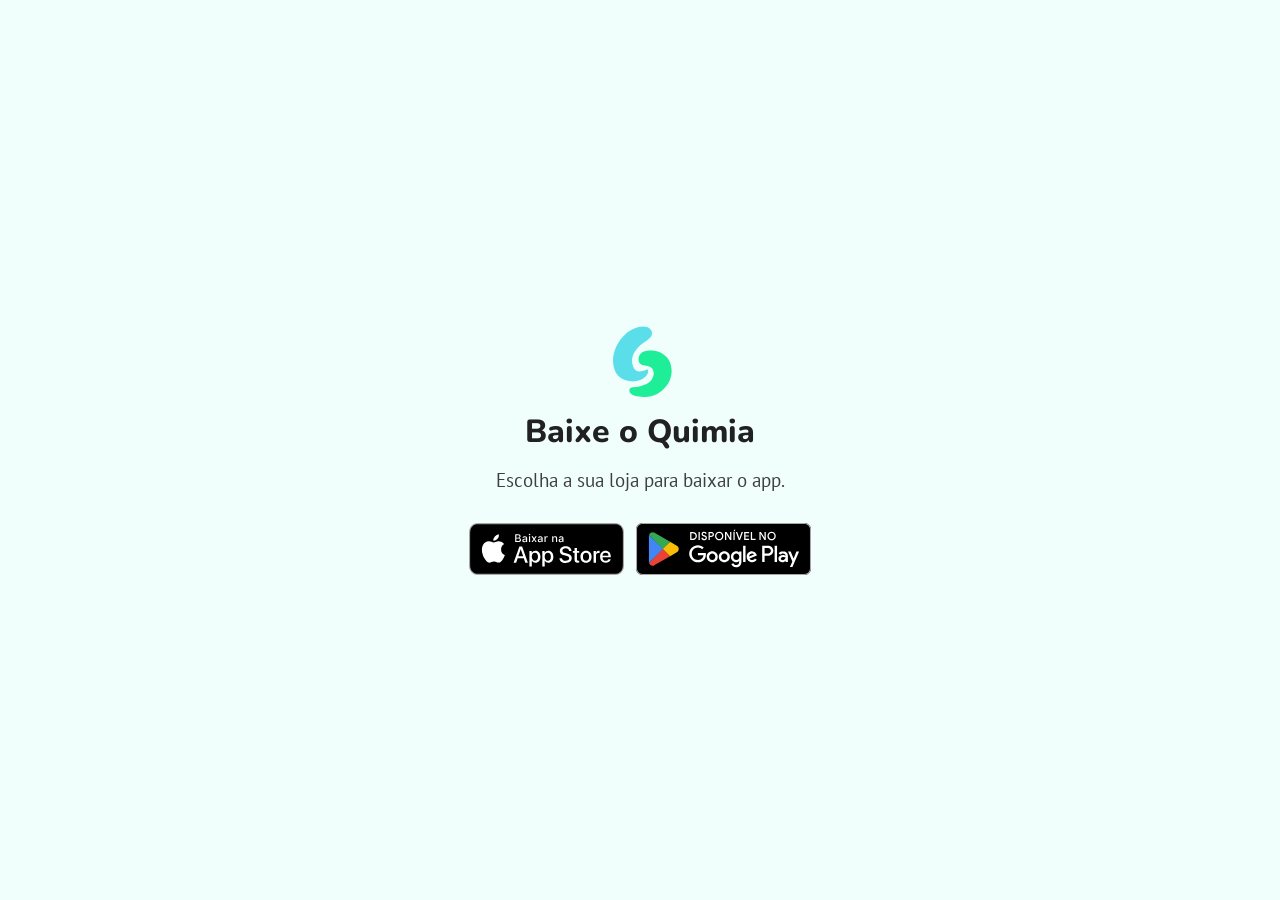
<file: site/download.html>
<!DOCTYPE html>
<html lang="pt-br">

<head>
  <meta charset="UTF-8">
  <meta name="viewport" content="width=device-width, initial-scale=1.0">
  <meta name="robots" content="noindex">
  <meta name="description" content="Escolha a sua loja para baixar o aplicativo Quimia no celular e conferir como evitar misturas perigosas entre produtos de limpeza em casa.">
  <title>Baixar o aplicativo nas lojas | Quimia</title>
  <link rel="canonical" href="https://quimia.tech/download.html">
  <meta property="og:type" content="website">
  <meta property="og:site_name" content="Quimia">
  <meta property="og:locale" content="pt_BR">
  <meta property="og:title" content="Baixar o aplicativo nas lojas | Quimia">
  <meta property="og:description" content="Escolha a sua loja para baixar o aplicativo Quimia no celular e conferir como evitar misturas perigosas entre produtos de limpeza em casa.">
  <meta property="og:url" content="https://quimia.tech/download.html">
  <meta property="og:image" content="https://quimia.tech/assets/share/og-image.jpg">
  <meta property="og:image:width" content="1200">
  <meta property="og:image:height" content="630">
  <meta name="twitter:card" content="summary_large_image">
  <meta name="twitter:title" content="Baixar o aplicativo nas lojas | Quimia">
  <meta name="twitter:description" content="Escolha a sua loja para baixar o aplicativo Quimia no celular e conferir como evitar misturas perigosas entre produtos de limpeza em casa.">
  <meta name="twitter:image" content="https://quimia.tech/assets/share/og-image.jpg">
  <link rel="icon" type="image/svg+xml" href="assets/user/icons/logo.svg">
  <link rel="stylesheet" href="css/user.css">
</head>

<body>
  <main class="download-page">
    <img src="assets/user/icons/logo.svg" alt="Quimia" class="download-page-logo" width="64" height="72">
    <h1 class="download-page-title">Baixe o Quimia</h1>
    <p id="downloadPageText" class="download-page-text">Escolha a sua loja para baixar o app.</p>
    <div class="download-modal-stores">
      <a href="#" id="downloadAppStore" class="download-modal-store">
        <img src="assets/user/images/selo-app-store.svg" alt="Baixar na App Store" width="155" height="52">
      </a>
      <a href="#" id="downloadPlayStore" class="download-modal-store">
        <img src="assets/user/images/selo-google-play.svg" alt="Disponível no Google Play" width="175" height="52">
      </a>
    </div>
  </main>
  <script src="js/store-links.js"></script>
  <script>
    document.getElementById('downloadAppStore').href = appStoreUrl;
    document.getElementById('downloadPlayStore').href = playStoreUrl;

    // Em iPhone ou Android, vai direto para a loja do aparelho
    var storeUrl = getMobileStoreUrl();

    if (storeUrl) {
      document.getElementById('downloadPageText').textContent = 'Abrindo a loja...';
      window.location.replace(storeUrl);
    }
  </script>
</body>

</html>
</file>
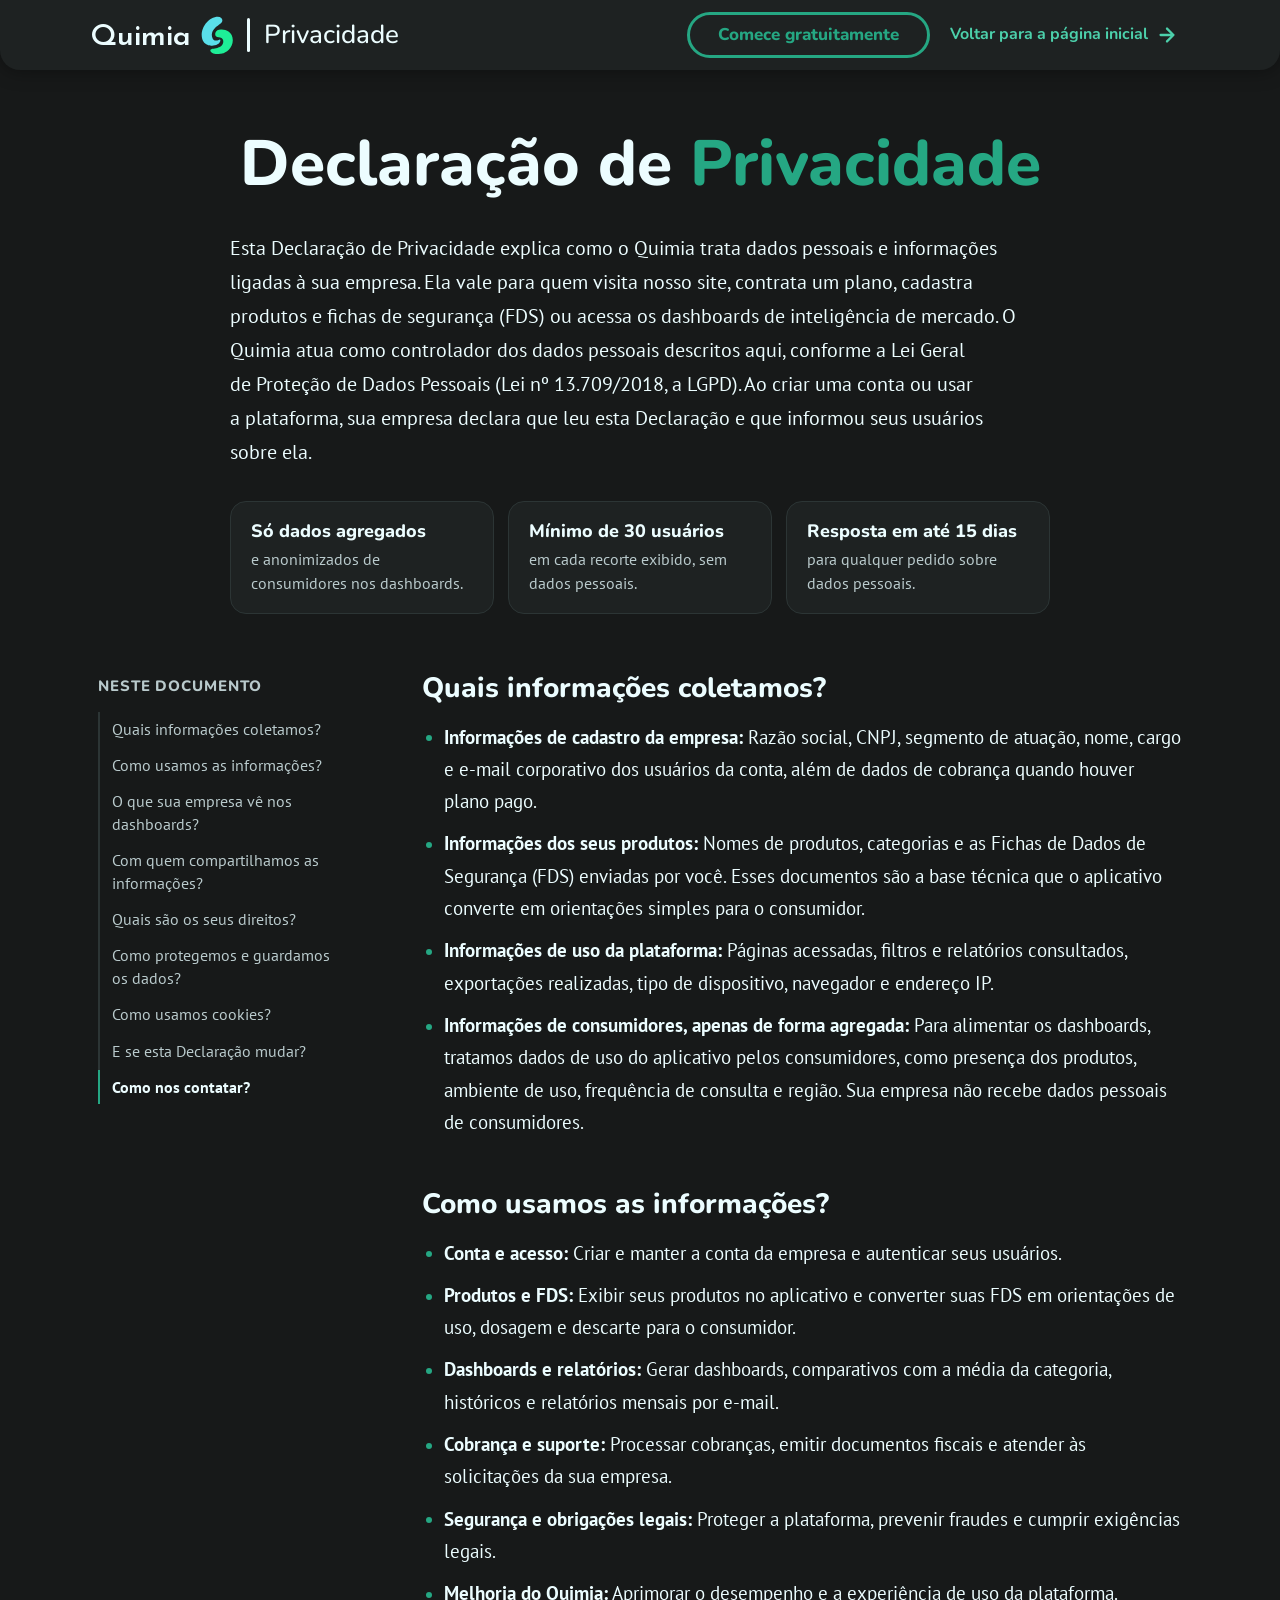
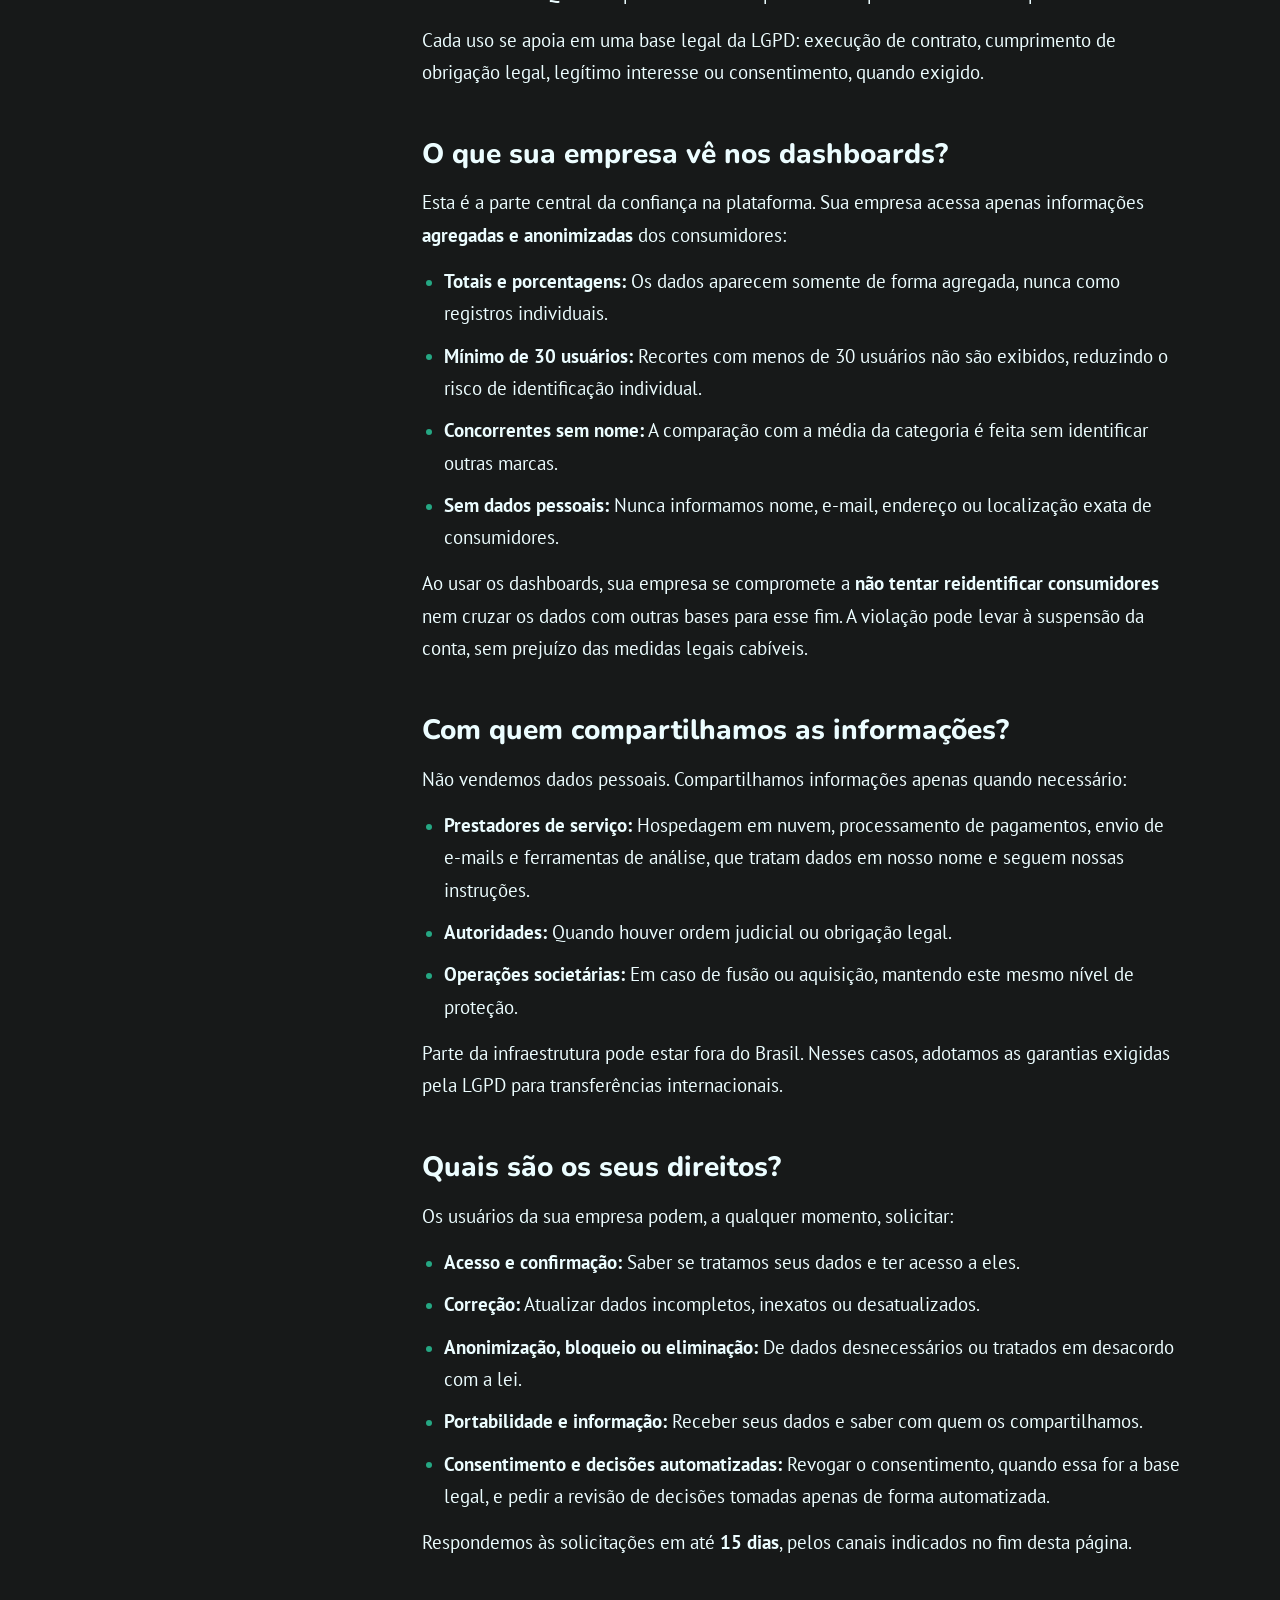
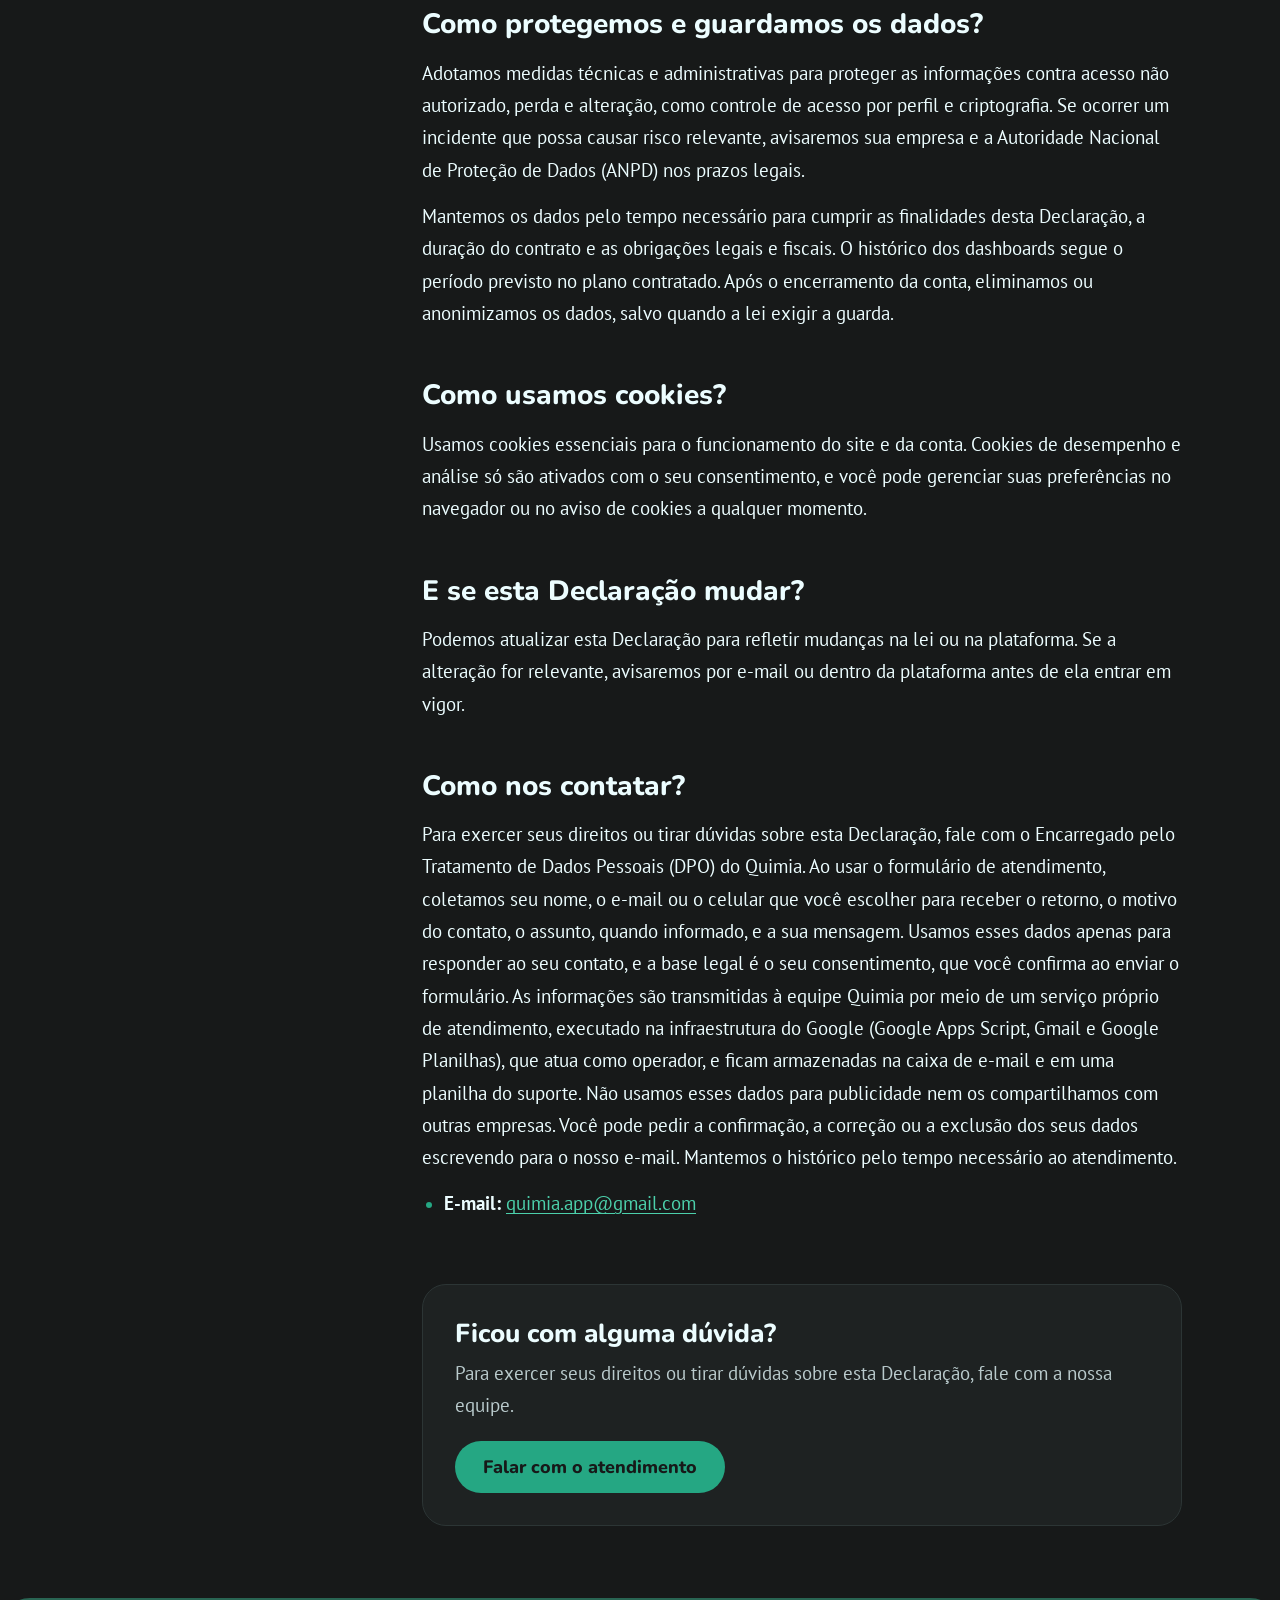
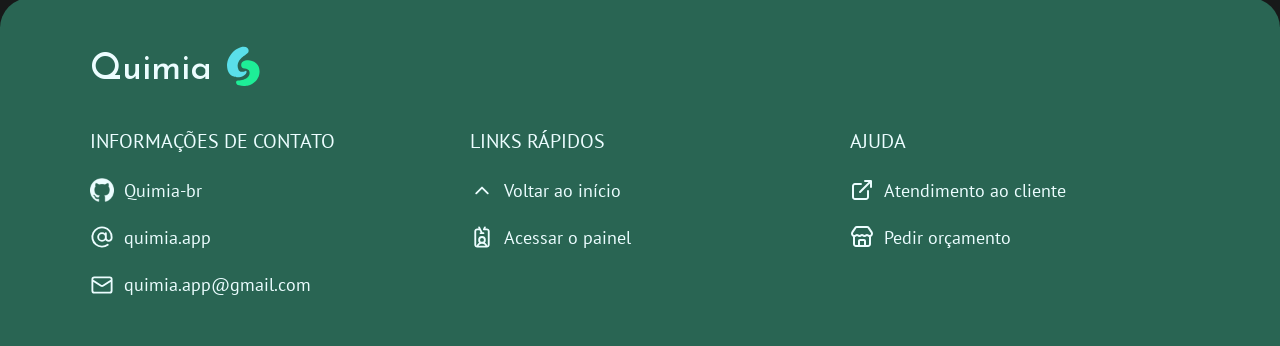
<file: site/privacy-business.html>
<!DOCTYPE html>
<html lang="pt-br">

<head>
  <meta charset="UTF-8">
  <meta name="viewport" content="width=device-width, initial-scale=1.0">
  <meta name="description" content="Declaração de Privacidade do Quimia para empresas: como tratamos os dados da sua empresa e quais dados agregados e anonimizados aparecem nos dashboards.">
  <title>Declaração de Privacidade para empresas | Quimia</title>
  <link rel="canonical" href="https://quimia.tech/privacy-business.html">
  <meta property="og:type" content="website">
  <meta property="og:site_name" content="Quimia">
  <meta property="og:locale" content="pt_BR">
  <meta property="og:title" content="Declaração de Privacidade para empresas | Quimia">
  <meta property="og:description" content="Declaração de Privacidade do Quimia para empresas: como tratamos os dados da sua empresa e quais dados agregados e anonimizados aparecem nos dashboards.">
  <meta property="og:url" content="https://quimia.tech/privacy-business.html">
  <meta property="og:image" content="https://quimia.tech/assets/share/og-image.jpg">
  <meta property="og:image:width" content="1200">
  <meta property="og:image:height" content="630">
  <meta name="twitter:card" content="summary_large_image">
  <meta name="twitter:title" content="Declaração de Privacidade para empresas | Quimia">
  <meta name="twitter:description" content="Declaração de Privacidade do Quimia para empresas: como tratamos os dados da sua empresa e quais dados agregados e anonimizados aparecem nos dashboards.">
  <meta name="twitter:image" content="https://quimia.tech/assets/share/og-image.jpg">
  <link rel="icon" type="image/svg+xml" href="assets/business/icons/logo.svg">
  <link rel="stylesheet" href="css/privacy.css">
</head>

<body class="theme-business">
  <a class="skip-link" href="#privacy-title">Ir para o conteúdo</a>
  <header id="privacy-navbar">
    <div id="privacy-brand">
      <a href="business.html" class="privacy-home" aria-label="Quimia, voltar para a página inicial">
        <span class="privacy-brand-name">Quimia</span>
        <img src="assets/business/icons/logo.svg" alt="" class="privacy-logo" width="39" height="44">
      </a>
      <span class="privacy-divider" aria-hidden="true"></span>
      <p class="privacy-page-name">Privacidade</p>
    </div>
    <div id="privacy-actions">
      <a href="https://quimia.app/" class="privacy-cta">Comece gratuitamente</a>
      <a href="business.html" class="privacy-back">
        <span class="privacy-back-long">Voltar para a página inicial</span>
        <span class="privacy-back-short">Início</span>
        <svg class="privacy-back-icon" viewBox="0 0 22 22" width="22" height="22" aria-hidden="true"><path d="M17.4167 11H4.58333M11 4.58333L4.58333 11L11 17.4167"/></svg>
      </a>
    </div>
  </header>

  <main id="privacy-main">
    <div id="privacy-hero">
      <h1 id="privacy-title">Declaração de <span class="privacy-accent">Privacidade</span></h1>
      <p class="privacy-intro">Esta Declaração de Privacidade explica como o Quimia trata dados pessoais e informações ligadas à sua empresa. Ela vale para quem visita nosso site, contrata um plano, cadastra produtos e fichas de segurança (FDS) ou acessa os dashboards de inteligência de mercado. O Quimia atua como controlador dos dados pessoais descritos aqui, conforme a Lei Geral de Proteção de Dados Pessoais (Lei nº 13.709/2018, a LGPD). Ao criar uma conta ou usar a plataforma, sua empresa declara que leu esta Declaração e que informou seus usuários sobre ela.</p>
      <ul class="privacy-summary" aria-label="Em resumo">
          <li><strong>Só dados agregados</strong> e anonimizados de consumidores nos dashboards.</li>
          <li><strong>Mínimo de 30 usuários</strong> em cada recorte exibido, sem dados pessoais.</li>
          <li><strong>Resposta em até 15 dias</strong> para qualquer pedido sobre dados pessoais.</li>
      </ul>
    </div>

    <div id="privacy-layout">
      <aside id="privacy-toc-wrap">
        <details id="privacy-toc-details" open>
          <summary>Neste documento</summary>
          <nav id="privacy-toc" aria-label="Índice da declaração">
            <ol>
            <li><a href="#coletamos">Quais informações coletamos?</a></li>
            <li><a href="#usamos">Como usamos as informações?</a></li>
            <li><a href="#dashboards">O que sua empresa vê nos dashboards?</a></li>
            <li><a href="#compartilhamos">Com quem compartilhamos as informações?</a></li>
            <li><a href="#direitos">Quais são os seus direitos?</a></li>
            <li><a href="#protecao">Como protegemos e guardamos os dados?</a></li>
            <li><a href="#cookies">Como usamos cookies?</a></li>
            <li><a href="#mudancas">E se esta Declaração mudar?</a></li>
            <li><a href="#contato">Como nos contatar?</a></li>
            </ol>
          </nav>
        </details>
      </aside>

      <article id="privacy-content">
        <section class="privacy-section" id="coletamos" aria-labelledby="coletamos-title">
          <h2 id="coletamos-title">Quais informações coletamos?</h2>
          <ul>
            <li><strong>Informações de cadastro da empresa:</strong> Razão social, CNPJ, segmento de atuação, nome, cargo e e-mail corporativo dos usuários da conta, além de dados de cobrança quando houver plano pago.</li>
            <li><strong>Informações dos seus produtos:</strong> Nomes de produtos, categorias e as Fichas de Dados de Segurança (FDS) enviadas por você. Esses documentos são a base técnica que o aplicativo converte em orientações simples para o consumidor.</li>
            <li><strong>Informações de uso da plataforma:</strong> Páginas acessadas, filtros e relatórios consultados, exportações realizadas, tipo de dispositivo, navegador e endereço IP.</li>
            <li><strong>Informações de consumidores, apenas de forma agregada:</strong> Para alimentar os dashboards, tratamos dados de uso do aplicativo pelos consumidores, como presença dos produtos, ambiente de uso, frequência de consulta e região. Sua empresa não recebe dados pessoais de consumidores.</li>
          </ul>
        </section>

        <section class="privacy-section" id="usamos" aria-labelledby="usamos-title">
          <h2 id="usamos-title">Como usamos as informações?</h2>
          <ul>
            <li><strong>Conta e acesso:</strong> Criar e manter a conta da empresa e autenticar seus usuários.</li>
            <li><strong>Produtos e FDS:</strong> Exibir seus produtos no aplicativo e converter suas FDS em orientações de uso, dosagem e descarte para o consumidor.</li>
            <li><strong>Dashboards e relatórios:</strong> Gerar dashboards, comparativos com a média da categoria, históricos e relatórios mensais por e-mail.</li>
            <li><strong>Cobrança e suporte:</strong> Processar cobranças, emitir documentos fiscais e atender às solicitações da sua empresa.</li>
            <li><strong>Segurança e obrigações legais:</strong> Proteger a plataforma, prevenir fraudes e cumprir exigências legais.</li>
            <li><strong>Melhoria do Quimia:</strong> Aprimorar o desempenho e a experiência de uso da plataforma.</li>
          </ul>
          <p>Cada uso se apoia em uma base legal da LGPD: execução de contrato, cumprimento de obrigação legal, legítimo interesse ou consentimento, quando exigido.</p>
        </section>

        <section class="privacy-section" id="dashboards" aria-labelledby="dashboards-title">
          <h2 id="dashboards-title">O que sua empresa vê nos dashboards?</h2>
          <p>Esta é a parte central da confiança na plataforma. Sua empresa acessa apenas informações <strong>agregadas e anonimizadas</strong> dos consumidores:</p>
          <ul>
            <li><strong>Totais e porcentagens:</strong> Os dados aparecem somente de forma agregada, nunca como registros individuais.</li>
            <li><strong>Mínimo de 30 usuários:</strong> Recortes com menos de 30 usuários não são exibidos, reduzindo o risco de identificação individual.</li>
            <li><strong>Concorrentes sem nome:</strong> A comparação com a média da categoria é feita sem identificar outras marcas.</li>
            <li><strong>Sem dados pessoais:</strong> Nunca informamos nome, e-mail, endereço ou localização exata de consumidores.</li>
          </ul>
          <p>Ao usar os dashboards, sua empresa se compromete a <strong>não tentar reidentificar consumidores</strong> nem cruzar os dados com outras bases para esse fim. A violação pode levar à suspensão da conta, sem prejuízo das medidas legais cabíveis.</p>
        </section>

        <section class="privacy-section" id="compartilhamos" aria-labelledby="compartilhamos-title">
          <h2 id="compartilhamos-title">Com quem compartilhamos as informações?</h2>
          <p>Não vendemos dados pessoais. Compartilhamos informações apenas quando necessário:</p>
          <ul>
            <li><strong>Prestadores de serviço:</strong> Hospedagem em nuvem, processamento de pagamentos, envio de e-mails e ferramentas de análise, que tratam dados em nosso nome e seguem nossas instruções.</li>
            <li><strong>Autoridades:</strong> Quando houver ordem judicial ou obrigação legal.</li>
            <li><strong>Operações societárias:</strong> Em caso de fusão ou aquisição, mantendo este mesmo nível de proteção.</li>
          </ul>
          <p>Parte da infraestrutura pode estar fora do Brasil. Nesses casos, adotamos as garantias exigidas pela LGPD para transferências internacionais.</p>
        </section>

        <section class="privacy-section" id="direitos" aria-labelledby="direitos-title">
          <h2 id="direitos-title">Quais são os seus direitos?</h2>
          <p>Os usuários da sua empresa podem, a qualquer momento, solicitar:</p>
          <ul>
            <li><strong>Acesso e confirmação:</strong> Saber se tratamos seus dados e ter acesso a eles.</li>
            <li><strong>Correção:</strong> Atualizar dados incompletos, inexatos ou desatualizados.</li>
            <li><strong>Anonimização, bloqueio ou eliminação:</strong> De dados desnecessários ou tratados em desacordo com a lei.</li>
            <li><strong>Portabilidade e informação:</strong> Receber seus dados e saber com quem os compartilhamos.</li>
            <li><strong>Consentimento e decisões automatizadas:</strong> Revogar o consentimento, quando essa for a base legal, e pedir a revisão de decisões tomadas apenas de forma automatizada.</li>
          </ul>
          <p>Respondemos às solicitações em até <strong>15 dias</strong>, pelos canais indicados no fim desta página.</p>
        </section>

        <section class="privacy-section" id="protecao" aria-labelledby="protecao-title">
          <h2 id="protecao-title">Como protegemos e guardamos os dados?</h2>
          <p>Adotamos medidas técnicas e administrativas para proteger as informações contra acesso não autorizado, perda e alteração, como controle de acesso por perfil e criptografia. Se ocorrer um incidente que possa causar risco relevante, avisaremos sua empresa e a Autoridade Nacional de Proteção de Dados (ANPD) nos prazos legais.</p>
          <p>Mantemos os dados pelo tempo necessário para cumprir as finalidades desta Declaração, a duração do contrato e as obrigações legais e fiscais. O histórico dos dashboards segue o período previsto no plano contratado. Após o encerramento da conta, eliminamos ou anonimizamos os dados, salvo quando a lei exigir a guarda.</p>
        </section>

        <section class="privacy-section" id="cookies" aria-labelledby="cookies-title">
          <h2 id="cookies-title">Como usamos cookies?</h2>
          <p>Usamos cookies essenciais para o funcionamento do site e da conta. Cookies de desempenho e análise só são ativados com o seu consentimento, e você pode gerenciar suas preferências no navegador ou no aviso de cookies a qualquer momento.</p>
        </section>

        <section class="privacy-section" id="mudancas" aria-labelledby="mudancas-title">
          <h2 id="mudancas-title">E se esta Declaração mudar?</h2>
          <p>Podemos atualizar esta Declaração para refletir mudanças na lei ou na plataforma. Se a alteração for relevante, avisaremos por e-mail ou dentro da plataforma antes de ela entrar em vigor.</p>
        </section>

        <section class="privacy-section" id="contato" aria-labelledby="contato-title">
          <h2 id="contato-title">Como nos contatar?</h2>
          <p>Para exercer seus direitos ou tirar dúvidas sobre esta Declaração, fale com o Encarregado pelo Tratamento de Dados Pessoais (DPO) do Quimia. Ao usar o formulário de atendimento, coletamos seu nome, o e-mail ou o celular que você escolher para receber o retorno, o motivo do contato, o assunto, quando informado, e a sua mensagem. Usamos esses dados apenas para responder ao seu contato, e a base legal é o seu consentimento, que você confirma ao enviar o formulário. As informações são transmitidas à equipe Quimia por meio de um serviço próprio de atendimento, executado na infraestrutura do Google (Google Apps Script, Gmail e Google Planilhas), que atua como operador, e ficam armazenadas na caixa de e-mail e em uma planilha do suporte. Não usamos esses dados para publicidade nem os compartilhamos com outras empresas. Você pode pedir a confirmação, a correção ou a exclusão dos seus dados escrevendo para o nosso e-mail. Mantemos o histórico pelo tempo necessário ao atendimento.</p>
          <ul>
            <li><strong>E-mail:</strong> <a href="mailto:quimia.app@gmail.com">quimia.app@gmail.com</a></li>
          </ul>
        </section>

        <aside class="privacy-help" aria-labelledby="privacy-help-title">
          <h2 id="privacy-help-title">Ficou com alguma dúvida?</h2>
          <p>Para exercer seus direitos ou tirar dúvidas sobre esta Declaração, fale com a nossa equipe.</p>
          <a href="support.html?origem=empresa&amp;de=privacidade" class="privacy-help-button">Falar com o atendimento</a>
        </aside>
      </article>
    </div>
  </main>

  <footer id="privacy-footer">
    <div class="privacy-footer-brand">
      <p class="privacy-footer-brand-name">Quimia</p>
      <img src="assets/business/icons/logo.svg" alt="" width="44" height="40">
    </div>
    <div class="privacy-footer-body">
      <div>
        <h2 class="privacy-footer-title">Informações de contato</h2>
        <ul class="privacy-footer-links">
          <li>
            <a href="https://github.com/Quimia-br" class="privacy-footer-link" target="_blank" rel="noopener noreferrer">
              <img src="assets/business/icons/github.png" alt="" class="privacy-footer-icon" width="24" height="24">
              Quimia-br
            </a>
          </li>
          <li>
            <a href="https://www.instagram.com/quimia.app/" class="privacy-footer-link" target="_blank" rel="noopener noreferrer">
              <img src="assets/business/icons/at-sign.svg" alt="" class="privacy-footer-icon" width="24" height="24">
              quimia.app
            </a>
          </li>
          <li>
            <a href="mailto:quimia.app@gmail.com" class="privacy-footer-link">
              <img src="assets/business/icons/email.svg" alt="" class="privacy-footer-icon" width="24" height="24">
              quimia.app@gmail.com
            </a>
          </li>
        </ul>
      </div>
      <div>
        <h2 class="privacy-footer-title">Links rápidos</h2>
        <ul class="privacy-footer-links">
          <li>
            <a href="business.html" class="privacy-footer-link">
              <img src="assets/business/icons/back-to-top.svg" alt="" class="privacy-footer-icon" width="24" height="24">
              Voltar ao início
            </a>
          </li>
          <li>
            <a href="https://quimia.tech/admin" class="privacy-footer-link">
              <img src="assets/business/icons/restricted-area.svg" alt="" class="privacy-footer-icon" width="24" height="24">
              Acessar o painel
            </a>
          </li>
        </ul>
      </div>
      <div>
        <h2 class="privacy-footer-title">Ajuda</h2>
        <ul class="privacy-footer-links">
          <li>
            <a href="support.html?origem=empresa&amp;de=privacidade" class="privacy-footer-link">
              <img src="assets/business/icons/external-link.svg" alt="" class="privacy-footer-icon" width="24" height="24">
              Atendimento ao cliente
            </a>
          </li>
            <li>
              <a href="mailto:quimia.app@gmail.com?subject=Or%C3%A7amento%20Quimia%20Enterprise" class="privacy-footer-link">
                <img src="assets/business/icons/store.svg" alt="" class="privacy-footer-icon" width="24" height="24">
                Pedir orçamento
              </a>
            </li>
        </ul>
      </div>
    </div>
  </footer>

  <script src="js/privacy.js"></script>
</body>

</html>
</file>
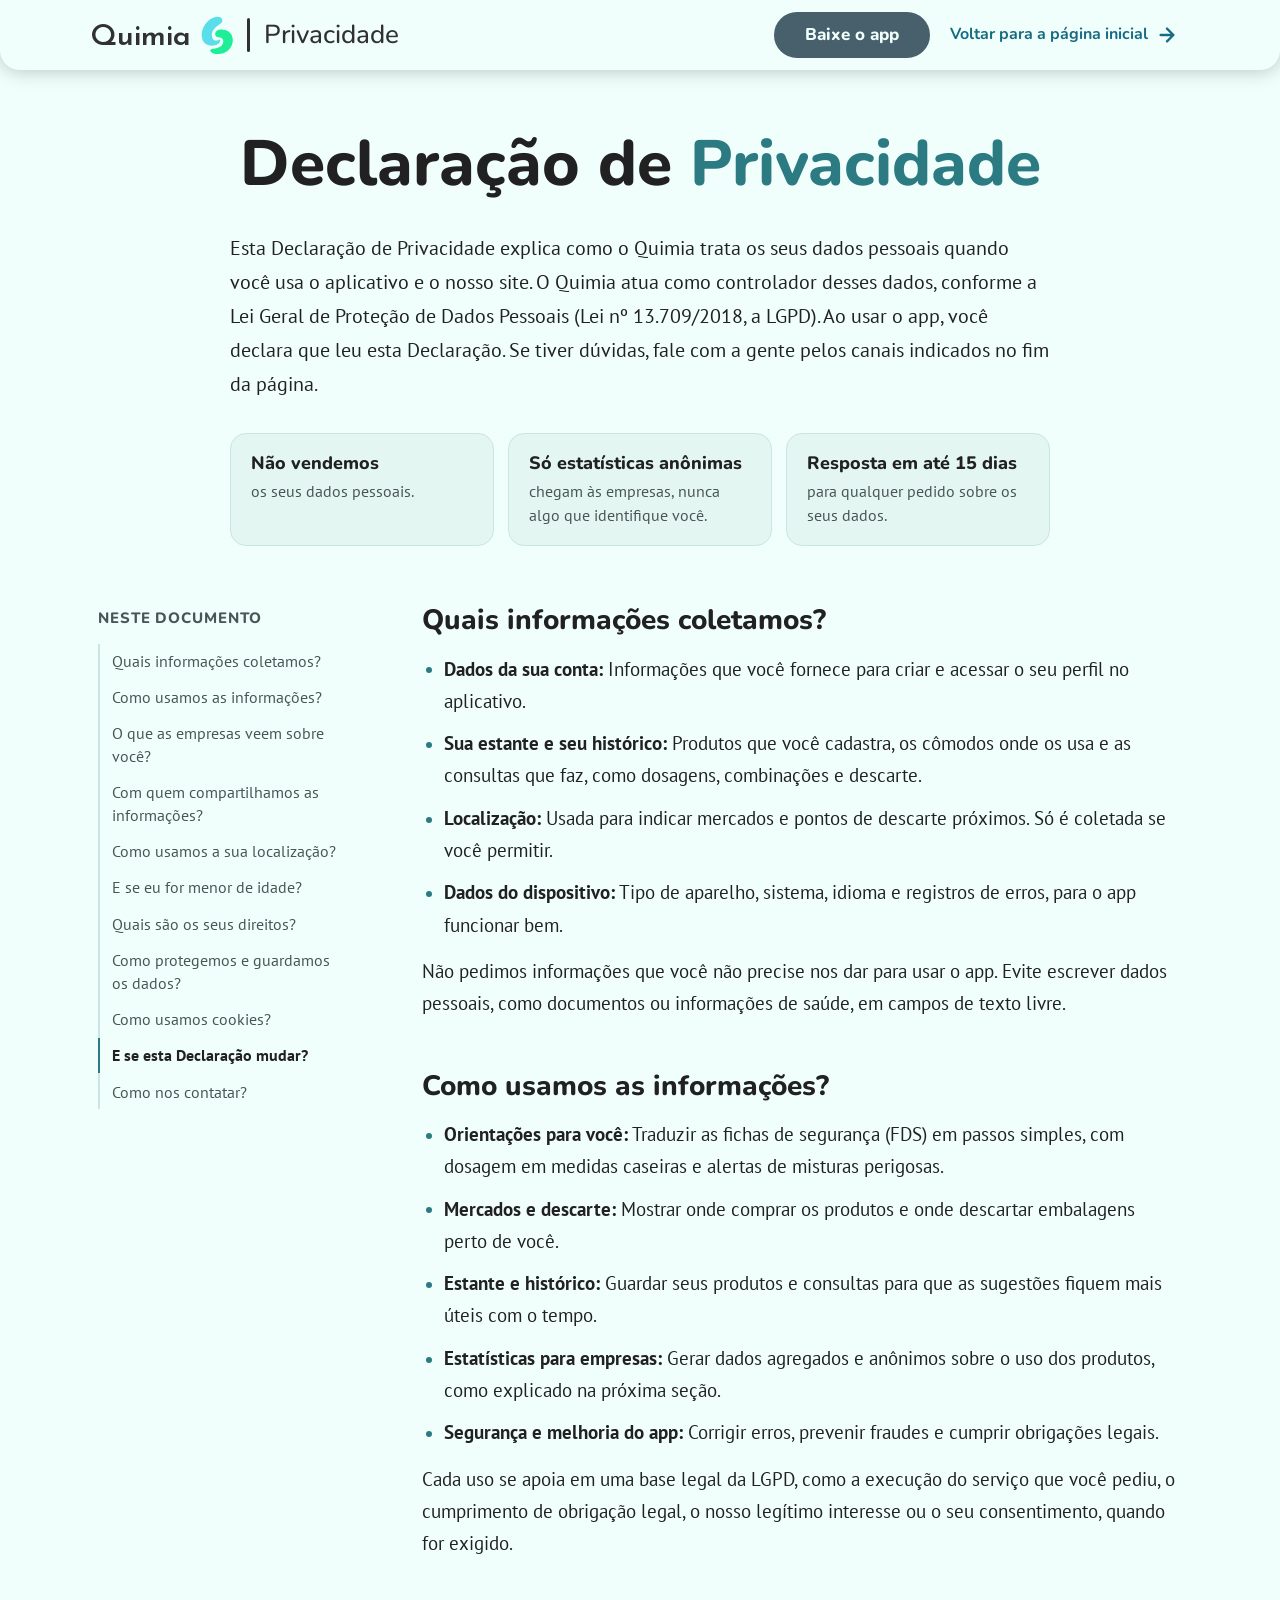
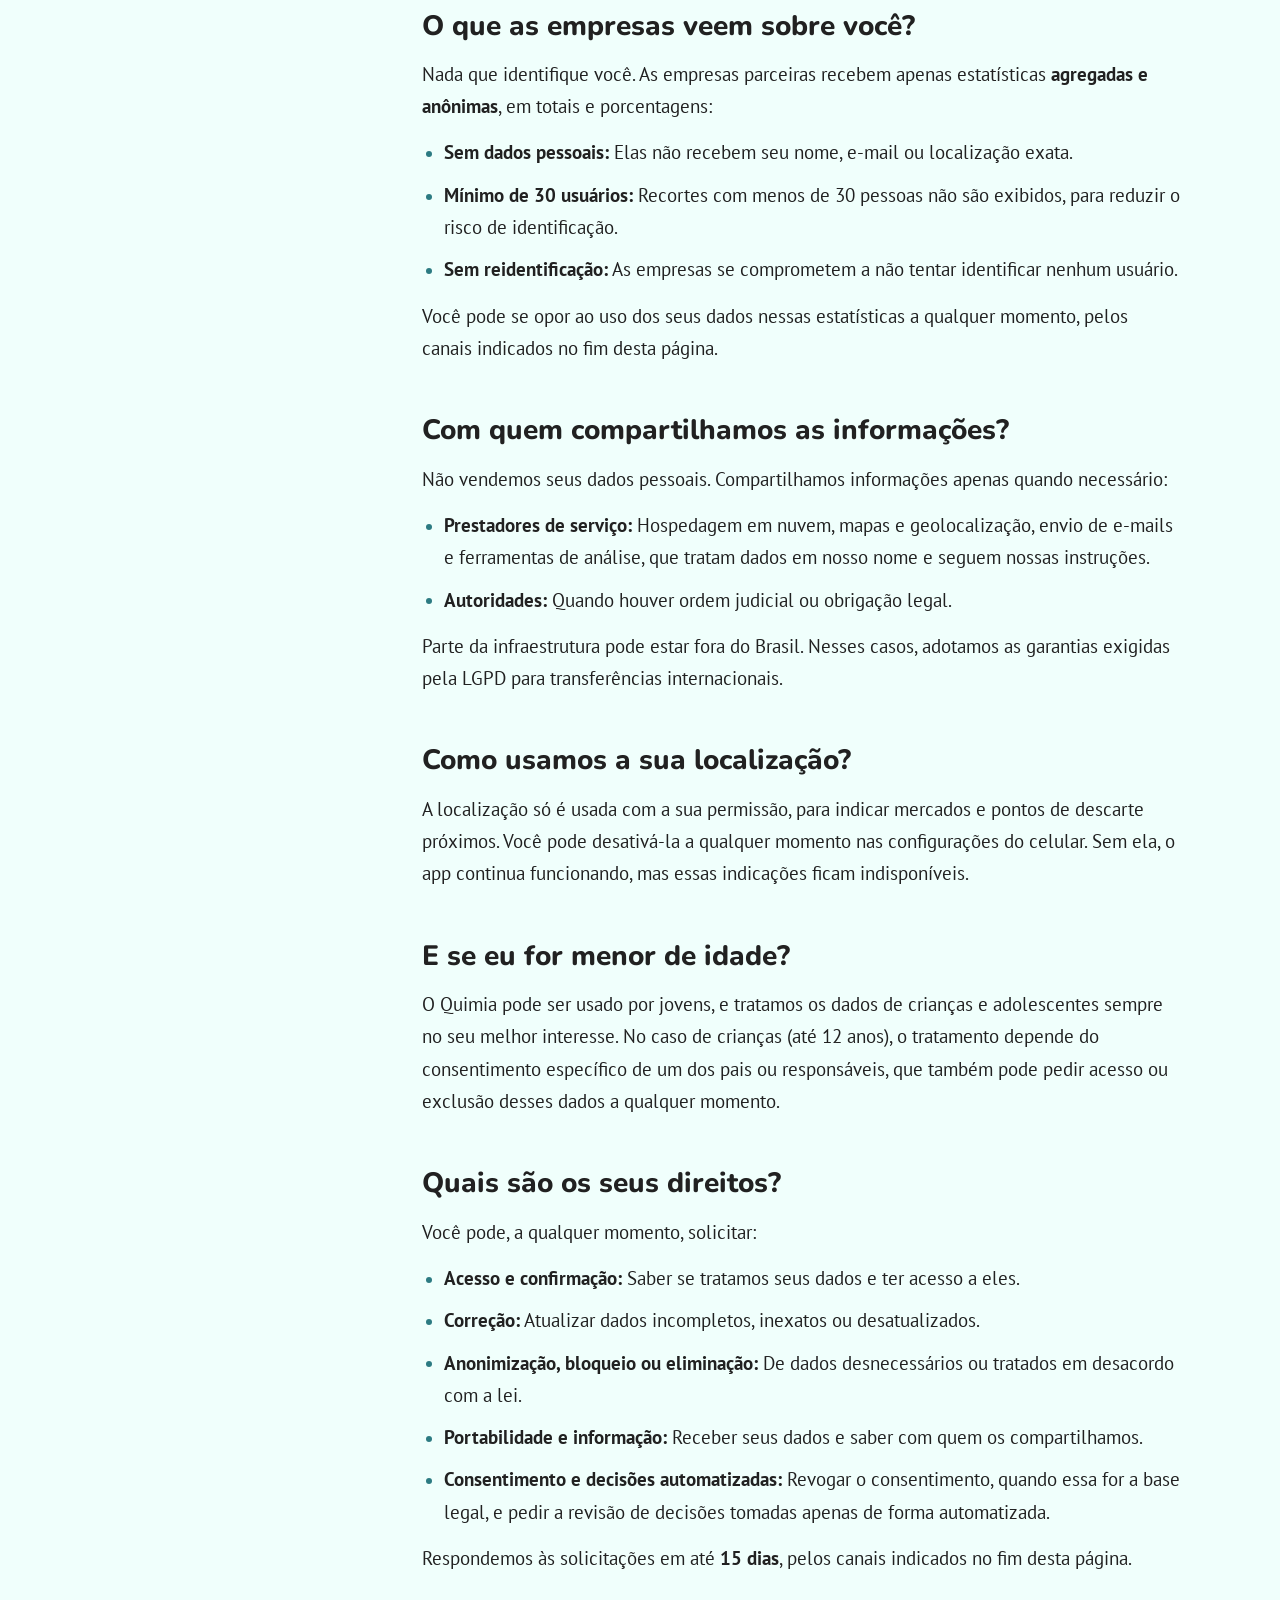
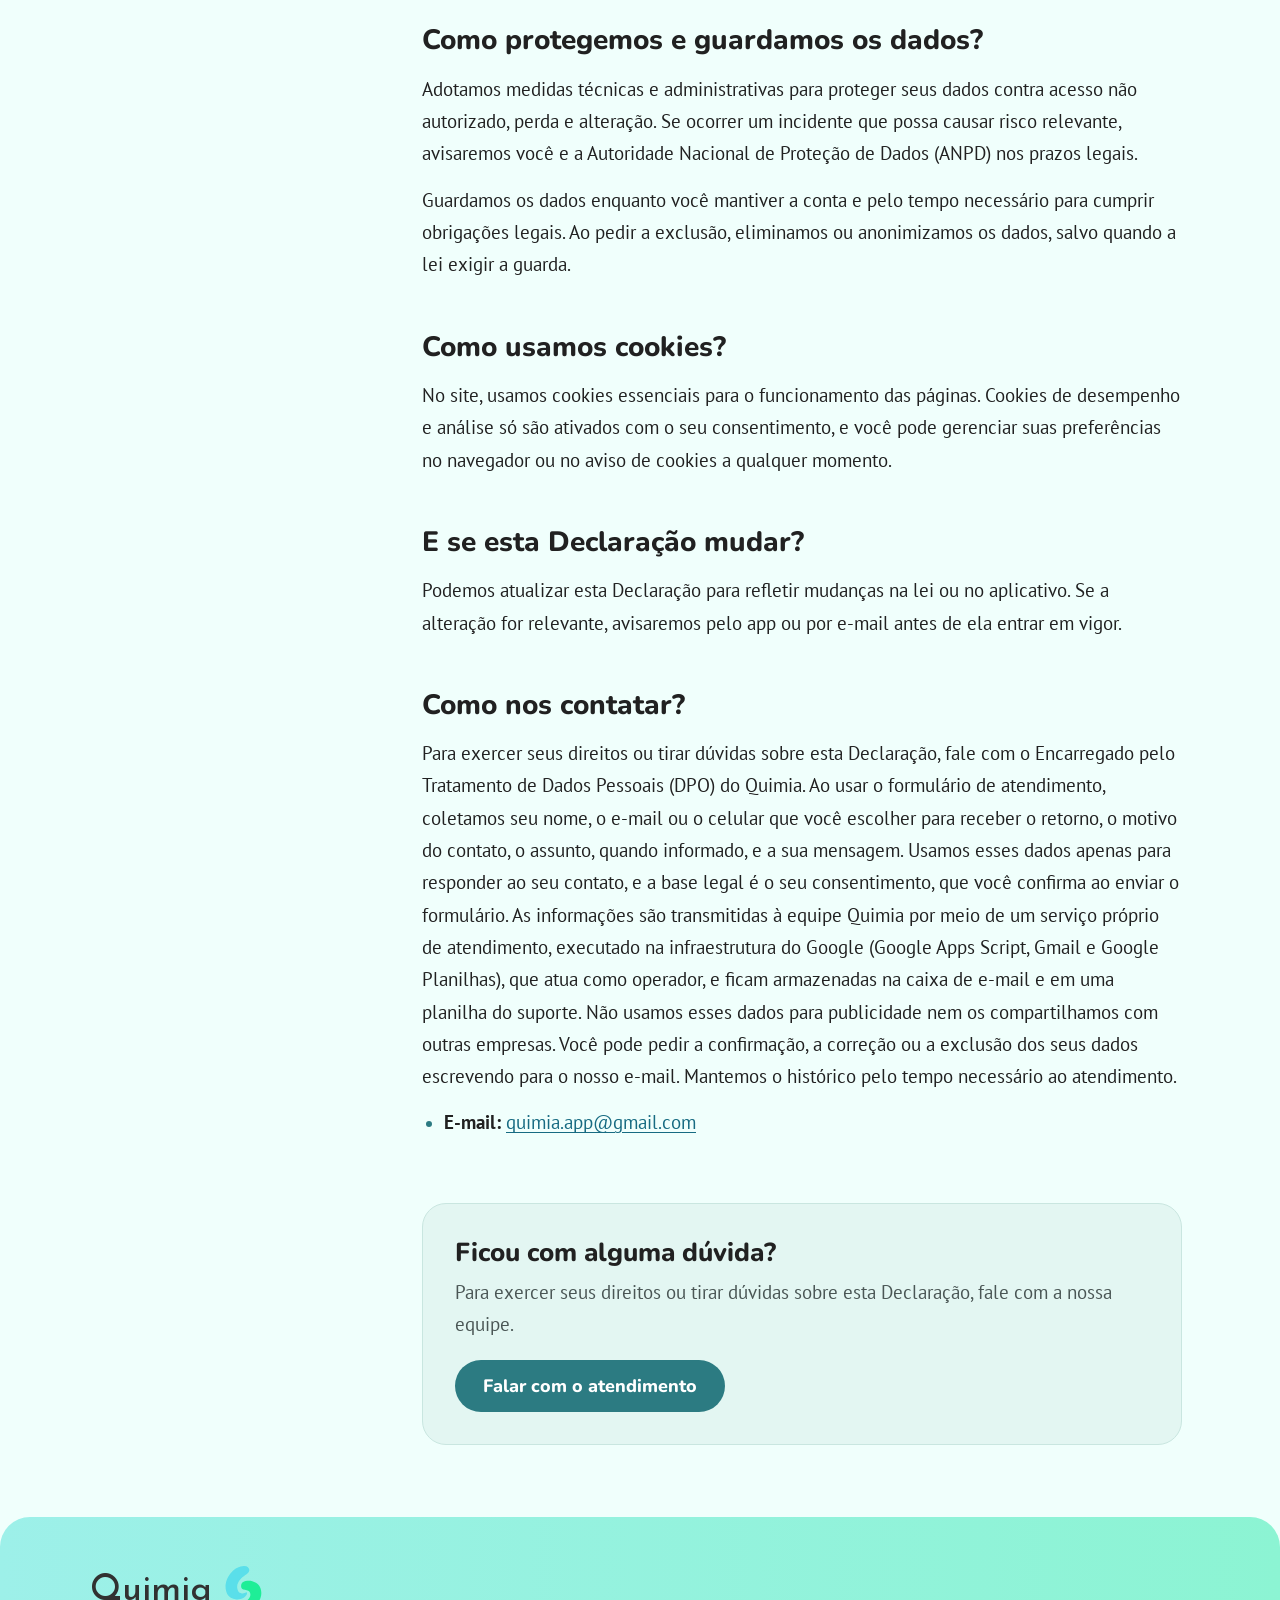
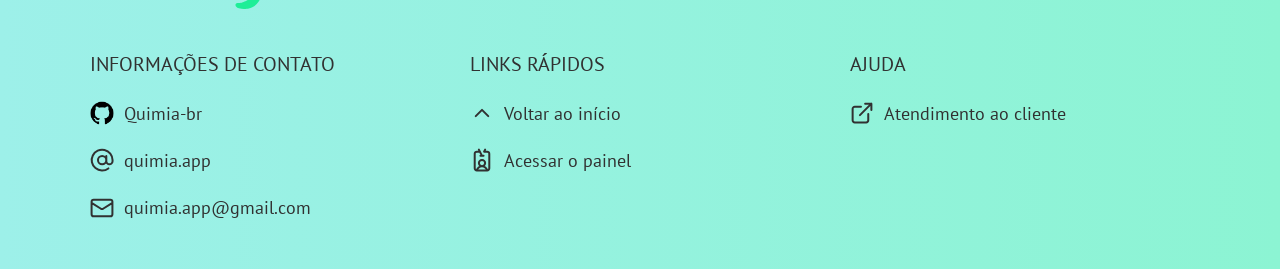
<file: site/privacy.html>
<!DOCTYPE html>
<html lang="pt-br">

<head>
  <meta charset="UTF-8">
  <meta name="viewport" content="width=device-width, initial-scale=1.0">
  <meta name="description" content="Entenda como o Quimia trata seus dados pessoais no app e no site, conforme a LGPD, o que as empresas veem sobre você e como exercer seus direitos.">
  <title>Declaração de Privacidade do usuário | Quimia</title>
  <link rel="canonical" href="https://quimia.tech/privacy.html">
  <meta property="og:type" content="website">
  <meta property="og:site_name" content="Quimia">
  <meta property="og:locale" content="pt_BR">
  <meta property="og:title" content="Declaração de Privacidade do usuário | Quimia">
  <meta property="og:description" content="Entenda como o Quimia trata seus dados pessoais no app e no site, conforme a LGPD, o que as empresas veem sobre você e como exercer seus direitos.">
  <meta property="og:url" content="https://quimia.tech/privacy.html">
  <meta property="og:image" content="https://quimia.tech/assets/share/og-image.jpg">
  <meta property="og:image:width" content="1200">
  <meta property="og:image:height" content="630">
  <meta name="twitter:card" content="summary_large_image">
  <meta name="twitter:title" content="Declaração de Privacidade do usuário | Quimia">
  <meta name="twitter:description" content="Entenda como o Quimia trata seus dados pessoais no app e no site, conforme a LGPD, o que as empresas veem sobre você e como exercer seus direitos.">
  <meta name="twitter:image" content="https://quimia.tech/assets/share/og-image.jpg">
  <link rel="icon" type="image/svg+xml" href="assets/user/icons/logo.svg">
  <link rel="stylesheet" href="css/privacy.css">
  <link rel="stylesheet" href="css/download-modal.css">
</head>

<body class="theme-user">
  <a class="skip-link" href="#privacy-title">Ir para o conteúdo</a>
  <header id="privacy-navbar">
    <div id="privacy-brand">
      <a href="index.html" class="privacy-home" aria-label="Quimia, voltar para a página inicial">
        <span class="privacy-brand-name">Quimia</span>
        <img src="assets/user/icons/logo.svg" alt="" class="privacy-logo" width="39" height="44">
      </a>
      <span class="privacy-divider" aria-hidden="true"></span>
      <p class="privacy-page-name">Privacidade</p>
    </div>
    <div id="privacy-actions">
      <a href="download.html" class="privacy-cta" data-link="appDownload">Baixe o app</a>
      <a href="index.html" class="privacy-back">
        <span class="privacy-back-long">Voltar para a página inicial</span>
        <span class="privacy-back-short">Início</span>
        <svg class="privacy-back-icon" viewBox="0 0 22 22" width="22" height="22" aria-hidden="true"><path d="M17.4167 11H4.58333M11 4.58333L4.58333 11L11 17.4167"/></svg>
      </a>
    </div>
  </header>

  <main id="privacy-main">
    <div id="privacy-hero">
      <h1 id="privacy-title">Declaração de <span class="privacy-accent">Privacidade</span></h1>
      <p class="privacy-intro">Esta Declaração de Privacidade explica como o Quimia trata os seus dados pessoais quando você usa o aplicativo e o nosso site. O Quimia atua como controlador desses dados, conforme a Lei Geral de Proteção de Dados Pessoais (Lei nº 13.709/2018, a LGPD). Ao usar o app, você declara que leu esta Declaração. Se tiver dúvidas, fale com a gente pelos canais indicados no fim da página.</p>
      <ul class="privacy-summary" aria-label="Em resumo">
          <li><strong>Não vendemos</strong> os seus dados pessoais.</li>
          <li><strong>Só estatísticas anônimas</strong> chegam às empresas, nunca algo que identifique você.</li>
          <li><strong>Resposta em até 15 dias</strong> para qualquer pedido sobre os seus dados.</li>
      </ul>
    </div>

    <div id="privacy-layout">
      <aside id="privacy-toc-wrap">
        <details id="privacy-toc-details" open>
          <summary>Neste documento</summary>
          <nav id="privacy-toc" aria-label="Índice da declaração">
            <ol>
            <li><a href="#coletamos">Quais informações coletamos?</a></li>
            <li><a href="#usamos">Como usamos as informações?</a></li>
            <li><a href="#empresas">O que as empresas veem sobre você?</a></li>
            <li><a href="#compartilhamos">Com quem compartilhamos as informações?</a></li>
            <li><a href="#localizacao">Como usamos a sua localização?</a></li>
            <li><a href="#menores">E se eu for menor de idade?</a></li>
            <li><a href="#direitos">Quais são os seus direitos?</a></li>
            <li><a href="#protecao">Como protegemos e guardamos os dados?</a></li>
            <li><a href="#cookies">Como usamos cookies?</a></li>
            <li><a href="#mudancas">E se esta Declaração mudar?</a></li>
            <li><a href="#contato">Como nos contatar?</a></li>
            </ol>
          </nav>
        </details>
      </aside>

      <article id="privacy-content">
        <section class="privacy-section" id="coletamos" aria-labelledby="coletamos-title">
          <h2 id="coletamos-title">Quais informações coletamos?</h2>
          <ul>
            <li><strong>Dados da sua conta:</strong> Informações que você fornece para criar e acessar o seu perfil no aplicativo.</li>
            <li><strong>Sua estante e seu histórico:</strong> Produtos que você cadastra, os cômodos onde os usa e as consultas que faz, como dosagens, combinações e descarte.</li>
            <li><strong>Localização:</strong> Usada para indicar mercados e pontos de descarte próximos. Só é coletada se você permitir.</li>
            <li><strong>Dados do dispositivo:</strong> Tipo de aparelho, sistema, idioma e registros de erros, para o app funcionar bem.</li>
          </ul>
          <p>Não pedimos informações que você não precise nos dar para usar o app. Evite escrever dados pessoais, como documentos ou informações de saúde, em campos de texto livre.</p>
        </section>

        <section class="privacy-section" id="usamos" aria-labelledby="usamos-title">
          <h2 id="usamos-title">Como usamos as informações?</h2>
          <ul>
            <li><strong>Orientações para você:</strong> Traduzir as fichas de segurança (FDS) em passos simples, com dosagem em medidas caseiras e alertas de misturas perigosas.</li>
            <li><strong>Mercados e descarte:</strong> Mostrar onde comprar os produtos e onde descartar embalagens perto de você.</li>
            <li><strong>Estante e histórico:</strong> Guardar seus produtos e consultas para que as sugestões fiquem mais úteis com o tempo.</li>
            <li><strong>Estatísticas para empresas:</strong> Gerar dados agregados e anônimos sobre o uso dos produtos, como explicado na próxima seção.</li>
            <li><strong>Segurança e melhoria do app:</strong> Corrigir erros, prevenir fraudes e cumprir obrigações legais.</li>
          </ul>
          <p>Cada uso se apoia em uma base legal da LGPD, como a execução do serviço que você pediu, o cumprimento de obrigação legal, o nosso legítimo interesse ou o seu consentimento, quando for exigido.</p>
        </section>

        <section class="privacy-section" id="empresas" aria-labelledby="empresas-title">
          <h2 id="empresas-title">O que as empresas veem sobre você?</h2>
          <p>Nada que identifique você. As empresas parceiras recebem apenas estatísticas <strong>agregadas e anônimas</strong>, em totais e porcentagens:</p>
          <ul>
            <li><strong>Sem dados pessoais:</strong> Elas não recebem seu nome, e-mail ou localização exata.</li>
            <li><strong>Mínimo de 30 usuários:</strong> Recortes com menos de 30 pessoas não são exibidos, para reduzir o risco de identificação.</li>
            <li><strong>Sem reidentificação:</strong> As empresas se comprometem a não tentar identificar nenhum usuário.</li>
          </ul>
          <p>Você pode se opor ao uso dos seus dados nessas estatísticas a qualquer momento, pelos canais indicados no fim desta página.</p>
        </section>

        <section class="privacy-section" id="compartilhamos" aria-labelledby="compartilhamos-title">
          <h2 id="compartilhamos-title">Com quem compartilhamos as informações?</h2>
          <p>Não vendemos seus dados pessoais. Compartilhamos informações apenas quando necessário:</p>
          <ul>
            <li><strong>Prestadores de serviço:</strong> Hospedagem em nuvem, mapas e geolocalização, envio de e-mails e ferramentas de análise, que tratam dados em nosso nome e seguem nossas instruções.</li>
            <li><strong>Autoridades:</strong> Quando houver ordem judicial ou obrigação legal.</li>
          </ul>
          <p>Parte da infraestrutura pode estar fora do Brasil. Nesses casos, adotamos as garantias exigidas pela LGPD para transferências internacionais.</p>
        </section>

        <section class="privacy-section" id="localizacao" aria-labelledby="localizacao-title">
          <h2 id="localizacao-title">Como usamos a sua localização?</h2>
          <p>A localização só é usada com a sua permissão, para indicar mercados e pontos de descarte próximos. Você pode desativá-la a qualquer momento nas configurações do celular. Sem ela, o app continua funcionando, mas essas indicações ficam indisponíveis.</p>
        </section>

        <section class="privacy-section" id="menores" aria-labelledby="menores-title">
          <h2 id="menores-title">E se eu for menor de idade?</h2>
          <p>O Quimia pode ser usado por jovens, e tratamos os dados de crianças e adolescentes sempre no seu melhor interesse. No caso de crianças (até 12 anos), o tratamento depende do consentimento específico de um dos pais ou responsáveis, que também pode pedir acesso ou exclusão desses dados a qualquer momento.</p>
        </section>

        <section class="privacy-section" id="direitos" aria-labelledby="direitos-title">
          <h2 id="direitos-title">Quais são os seus direitos?</h2>
          <p>Você pode, a qualquer momento, solicitar:</p>
          <ul>
            <li><strong>Acesso e confirmação:</strong> Saber se tratamos seus dados e ter acesso a eles.</li>
            <li><strong>Correção:</strong> Atualizar dados incompletos, inexatos ou desatualizados.</li>
            <li><strong>Anonimização, bloqueio ou eliminação:</strong> De dados desnecessários ou tratados em desacordo com a lei.</li>
            <li><strong>Portabilidade e informação:</strong> Receber seus dados e saber com quem os compartilhamos.</li>
            <li><strong>Consentimento e decisões automatizadas:</strong> Revogar o consentimento, quando essa for a base legal, e pedir a revisão de decisões tomadas apenas de forma automatizada.</li>
          </ul>
          <p>Respondemos às solicitações em até <strong>15 dias</strong>, pelos canais indicados no fim desta página.</p>
        </section>

        <section class="privacy-section" id="protecao" aria-labelledby="protecao-title">
          <h2 id="protecao-title">Como protegemos e guardamos os dados?</h2>
          <p>Adotamos medidas técnicas e administrativas para proteger seus dados contra acesso não autorizado, perda e alteração. Se ocorrer um incidente que possa causar risco relevante, avisaremos você e a Autoridade Nacional de Proteção de Dados (ANPD) nos prazos legais.</p>
          <p>Guardamos os dados enquanto você mantiver a conta e pelo tempo necessário para cumprir obrigações legais. Ao pedir a exclusão, eliminamos ou anonimizamos os dados, salvo quando a lei exigir a guarda.</p>
        </section>

        <section class="privacy-section" id="cookies" aria-labelledby="cookies-title">
          <h2 id="cookies-title">Como usamos cookies?</h2>
          <p>No site, usamos cookies essenciais para o funcionamento das páginas. Cookies de desempenho e análise só são ativados com o seu consentimento, e você pode gerenciar suas preferências no navegador ou no aviso de cookies a qualquer momento.</p>
        </section>

        <section class="privacy-section" id="mudancas" aria-labelledby="mudancas-title">
          <h2 id="mudancas-title">E se esta Declaração mudar?</h2>
          <p>Podemos atualizar esta Declaração para refletir mudanças na lei ou no aplicativo. Se a alteração for relevante, avisaremos pelo app ou por e-mail antes de ela entrar em vigor.</p>
        </section>

        <section class="privacy-section" id="contato" aria-labelledby="contato-title">
          <h2 id="contato-title">Como nos contatar?</h2>
          <p>Para exercer seus direitos ou tirar dúvidas sobre esta Declaração, fale com o Encarregado pelo Tratamento de Dados Pessoais (DPO) do Quimia. Ao usar o formulário de atendimento, coletamos seu nome, o e-mail ou o celular que você escolher para receber o retorno, o motivo do contato, o assunto, quando informado, e a sua mensagem. Usamos esses dados apenas para responder ao seu contato, e a base legal é o seu consentimento, que você confirma ao enviar o formulário. As informações são transmitidas à equipe Quimia por meio de um serviço próprio de atendimento, executado na infraestrutura do Google (Google Apps Script, Gmail e Google Planilhas), que atua como operador, e ficam armazenadas na caixa de e-mail e em uma planilha do suporte. Não usamos esses dados para publicidade nem os compartilhamos com outras empresas. Você pode pedir a confirmação, a correção ou a exclusão dos seus dados escrevendo para o nosso e-mail. Mantemos o histórico pelo tempo necessário ao atendimento.</p>
          <ul>
            <li><strong>E-mail:</strong> <a href="mailto:quimia.app@gmail.com">quimia.app@gmail.com</a></li>
          </ul>
        </section>

        <aside class="privacy-help" aria-labelledby="privacy-help-title">
          <h2 id="privacy-help-title">Ficou com alguma dúvida?</h2>
          <p>Para exercer seus direitos ou tirar dúvidas sobre esta Declaração, fale com a nossa equipe.</p>
          <a href="support.html?de=privacidade" class="privacy-help-button">Falar com o atendimento</a>
        </aside>
      </article>
    </div>
  </main>

  <footer id="privacy-footer">
    <div class="privacy-footer-brand">
      <p class="privacy-footer-brand-name">Quimia</p>
      <img src="assets/user/icons/logo.svg" alt="" width="44" height="44">
    </div>
    <div class="privacy-footer-body">
      <div>
        <h2 class="privacy-footer-title">Informações de contato</h2>
        <ul class="privacy-footer-links">
          <li>
            <a href="https://github.com/Quimia-br" class="privacy-footer-link" target="_blank" rel="noopener noreferrer">
              <img src="assets/user/icons/github.svg" alt="" class="privacy-footer-icon" width="24" height="24">
              Quimia-br
            </a>
          </li>
          <li>
            <a href="https://www.instagram.com/quimia.app/" class="privacy-footer-link" target="_blank" rel="noopener noreferrer">
              <img src="assets/user/icons/arroba.svg" alt="" class="privacy-footer-icon" width="24" height="24">
              quimia.app
            </a>
          </li>
          <li>
            <a href="mailto:quimia.app@gmail.com" class="privacy-footer-link">
              <img src="assets/user/icons/email.svg" alt="" class="privacy-footer-icon" width="24" height="24">
              quimia.app@gmail.com
            </a>
          </li>
        </ul>
      </div>
      <div>
        <h2 class="privacy-footer-title">Links rápidos</h2>
        <ul class="privacy-footer-links">
          <li>
            <a href="index.html" class="privacy-footer-link">
              <img src="assets/user/icons/voltar-inicio.svg" alt="" class="privacy-footer-icon" width="24" height="24">
              Voltar ao início
            </a>
          </li>
          <li>
            <a href="https://quimia.tech/admin" class="privacy-footer-link">
              <img src="assets/user/icons/area-restrita.svg" alt="" class="privacy-footer-icon" width="24" height="24">
              Acessar o painel
            </a>
          </li>
        </ul>
      </div>
      <div>
        <h2 class="privacy-footer-title">Ajuda</h2>
        <ul class="privacy-footer-links">
          <li>
            <a href="support.html?de=privacidade" class="privacy-footer-link">
              <img src="assets/user/icons/atendimento-cliente.svg" alt="" class="privacy-footer-icon" width="24" height="24">
              Atendimento ao cliente
            </a>
          </li>
        </ul>
      </div>
    </div>
  </footer>


  <!-- Pop-up de download: o mesmo da landing do usuário, aberto pelo botão "Baixe o app" -->
  <dialog id="downloadModal" class="download-modal" aria-labelledby="download-modal-title">
    <div class="download-modal-accent"></div>
    <button type="button" id="downloadModalClose" class="download-modal-close" aria-label="Fechar">
      <img src="assets/user/icons/fechar.svg" alt="" width="24" height="24">
    </button>
    <div class="download-modal-content">
      <div class="download-modal-header">
        <h2 id="download-modal-title" class="download-modal-title">Baixe o Quimia</h2>
        <p class="download-modal-text">Aponte a câmera do celular para o QR code ou escolha sua loja.</p>
      </div>
      <div class="download-modal-qr">
        <div id="downloadQr" class="download-modal-qr-box">
          <img src="assets/user/images/qr-code-placeholder.svg" alt="QR code para baixar o app Quimia" width="206" height="206">
        </div>
        <p class="download-modal-qr-caption">Escaneie com a câmera do celular</p>
      </div>
      <div class="download-modal-stores">
        <a href="#" id="downloadAppStore" class="download-modal-store" target="_blank" rel="noopener noreferrer">
          <img src="assets/user/images/selo-app-store.svg" alt="Baixar na App Store" width="155" height="52">
        </a>
        <a href="#" id="downloadPlayStore" class="download-modal-store" target="_blank" rel="noopener noreferrer">
          <img src="assets/user/images/selo-google-play.svg" alt="Disponível no Google Play" width="175" height="52">
        </a>
      </div>
    </div>
  </dialog>
  <script src="js/vendor/qrcode.min.js"></script>
  <script src="js/store-links.js"></script>
  <script src="js/download-modal.js"></script>
  <script src="js/privacy.js"></script>
</body>

</html>
</file>
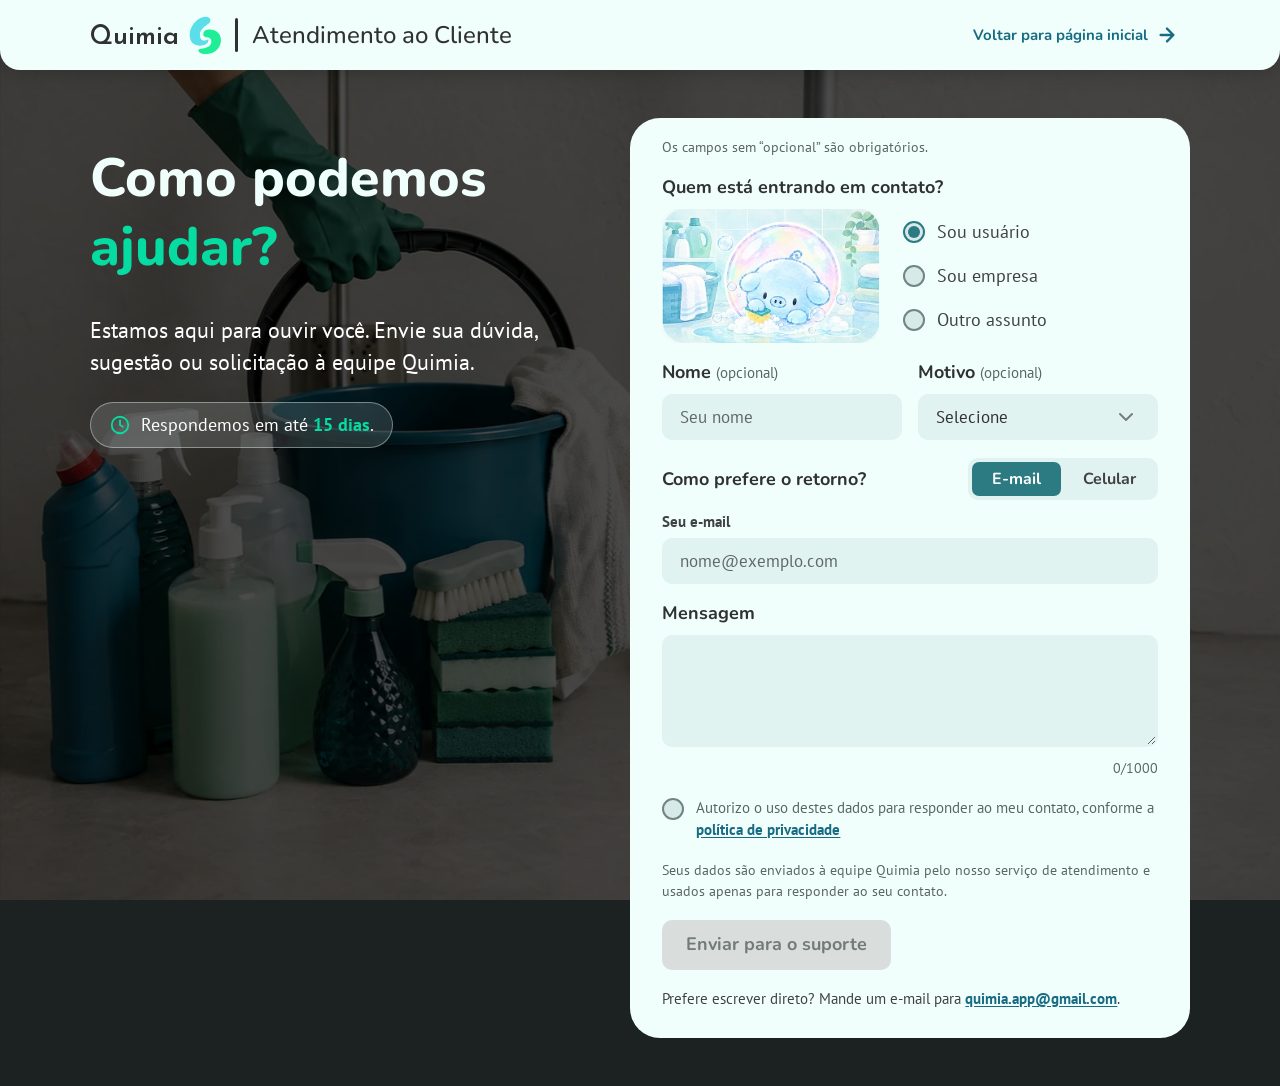
<file: site/support.html>
<!DOCTYPE html>
<html lang="pt-br">

<head>
  <meta charset="UTF-8">
  <meta name="viewport" content="width=device-width, initial-scale=1.0">
  <meta name="description" content="Fale com a equipe do Quimia: envie dúvida, sugestão ou solicitação pelo formulário de atendimento e receba a resposta em até 15 dias.">
  <title>Atendimento ao cliente: fale com a equipe | Quimia</title>
  <link rel="canonical" href="https://quimia.tech/support.html">
  <meta property="og:type" content="website">
  <meta property="og:site_name" content="Quimia">
  <meta property="og:locale" content="pt_BR">
  <meta property="og:title" content="Atendimento ao cliente: fale com a equipe | Quimia">
  <meta property="og:description" content="Fale com a equipe do Quimia: envie dúvida, sugestão ou solicitação pelo formulário de atendimento e receba a resposta em até 15 dias.">
  <meta property="og:url" content="https://quimia.tech/support.html">
  <meta property="og:image" content="https://quimia.tech/assets/share/og-image.jpg">
  <meta property="og:image:width" content="1200">
  <meta property="og:image:height" content="630">
  <meta name="twitter:card" content="summary_large_image">
  <meta name="twitter:title" content="Atendimento ao cliente: fale com a equipe | Quimia">
  <meta name="twitter:description" content="Fale com a equipe do Quimia: envie dúvida, sugestão ou solicitação pelo formulário de atendimento e receba a resposta em até 15 dias.">
  <meta name="twitter:image" content="https://quimia.tech/assets/share/og-image.jpg">
  <link rel="icon" type="image/svg+xml" href="assets/user/icons/logo.svg">
  <link rel="stylesheet" href="css/support.css">
</head>

<body>
  <a class="skip-link" href="#support-title">Ir para o conteúdo</a>
  <header id="support-navbar">
    <div id="support-brand">
      <a href="index.html" class="support-home" id="support-home" aria-label="Quimia, voltar para a página inicial">
        <span class="support-brand-name">Quimia</span>
        <img src="assets/support/icons/logo-quimia.svg" alt="" class="support-logo" width="39" height="44">
      </a>
      <span class="support-divider" aria-hidden="true"></span>
      <p class="support-page-name">Atendimento ao Cliente</p>
    </div>
    <a href="index.html" class="support-back" id="support-back">
      <span class="support-back-long">Voltar para página inicial</span>
      <span class="support-back-short">Início</span>
      <img src="assets/support/icons/seta-voltar.svg" alt="" class="support-back-icon" width="22" height="22">
    </a>
  </header>

  <main id="support-main">
    <section id="support-intro" aria-labelledby="support-title">
      <h1 id="support-title">Como podemos <span class="text-green">ajudar?</span></h1>
      <p class="support-lead">Estamos aqui para ouvir você. Envie sua dúvida, sugestão ou solicitação à equipe Quimia.</p>
      <p class="support-response">
        <svg class="support-response-icon" viewBox="0 0 24 24" width="22" height="22" aria-hidden="true"><circle cx="12" cy="12" r="9"/><path d="M12 7v5l3 2"/></svg>
        <span>Respondemos em até <strong>15 dias</strong>.</span>
      </p>
    </section>

    <section id="support-card" aria-label="Formulário de atendimento">
      <form id="support-form" novalidate>
        <p class="support-required-note">Os campos sem “opcional” são obrigatórios.</p>

        <fieldset class="support-field" id="field-audience">
          <legend class="support-label">Quem está entrando em contato?</legend>
          <div class="support-audience">
            <div class="support-mascot" id="support-mascot">
              <img src="assets/support/images/mascote-usuario.jpg" alt="" class="support-mascot-img is-active" data-audience="Usuário" width="275" height="170">
              <img src="assets/support/images/mascote-empresa.webp" alt="" class="support-mascot-img" data-audience="Empresa" width="640" height="395" loading="lazy">
              <img src="assets/support/images/mascote-outro-assunto.webp" alt="" class="support-mascot-img" data-audience="Outro assunto" width="640" height="395" loading="lazy">
            </div>
            <div class="support-options">
              <label class="support-choice">
                <input type="radio" name="audience" value="Usuário" checked>
                <span>Sou usuário</span>
              </label>
              <label class="support-choice">
                <input type="radio" name="audience" value="Empresa">
                <span>Sou empresa</span>
              </label>
              <label class="support-choice">
                <input type="radio" name="audience" value="Outro assunto">
                <span>Outro assunto</span>
              </label>
            </div>
          </div>
        </fieldset>

        <div class="support-row">
          <div class="support-field" id="field-name">
            <label class="support-label" for="name">Nome <span class="support-optional">(opcional)</span></label>
            <input type="text" id="name" name="name" class="support-input" autocomplete="name" maxlength="80" placeholder="Seu nome" aria-describedby="name-error">
            <p class="support-error" id="name-error" hidden>Escreva pelo menos 2 letras ou deixe o nome em branco.</p>
          </div>

          <div class="support-field" id="field-reason">
            <label class="support-label" for="reason">Motivo <span class="support-optional">(opcional)</span></label>
            <div class="support-select-wrap">
              <select id="reason" name="reason">
                <option value="" selected disabled>Selecione</option>
                <option>Dúvida sobre o app</option>
                <option>Sugestão</option>
                <option>Problema técnico</option>
                <option>Cadastro de produtos</option>
                <option>Planos e orçamento</option>
                <option>Privacidade e dados pessoais</option>
                <option>Outro assunto</option>
              </select>
              <img src="assets/support/icons/chevron-down.svg" alt="" class="support-select-icon" width="24" height="24">
            </div>
          </div>
        </div>

        <div class="support-field" id="field-topic" hidden>
          <label class="support-label" for="topic">Qual assunto você gostaria de tratar?</label>
          <input type="text" id="topic" name="topic" class="support-input" maxlength="80" placeholder="Resuma em poucas palavras" aria-describedby="topic-error">
          <p class="support-error" id="topic-error" hidden>Conte qual assunto você gostaria de tratar.</p>
        </div>

        <div class="support-field" id="field-contact" role="group" aria-labelledby="contact-legend">
          <div class="support-contact-head">
            <p class="support-label" id="contact-legend">Como prefere o retorno?</p>
            <div class="support-segmented">
              <label class="support-segment">
                <input type="radio" name="contactMethod" value="E-mail" checked>
                <span>E-mail</span>
              </label>
              <label class="support-segment">
                <input type="radio" name="contactMethod" value="Celular">
                <span>Celular</span>
              </label>
            </div>
          </div>
          <label class="support-sublabel" for="contact" id="contact-label">Seu e-mail</label>
          <input type="email" id="contact" name="contact" class="support-input" autocomplete="email" inputmode="email" maxlength="120" placeholder="nome@exemplo.com" required aria-describedby="contact-error">
          <p class="support-error" id="contact-error" hidden>Informe um e-mail válido, como nome@exemplo.com.</p>
        </div>

        <div class="support-field" id="field-message">
          <label class="support-label" for="message">Mensagem</label>
          <textarea id="message" name="message" rows="3" maxlength="1000" required aria-describedby="message-hint message-error"></textarea>
          <div class="support-meta">
            <p class="support-error" id="message-error" hidden>Escreva uma mensagem com pelo menos 10 caracteres.</p>
            <p class="support-hint" id="message-hint"><span id="message-count">0</span>/1000</p>
          </div>
        </div>

        <div class="support-field" id="field-consent">
          <label class="support-consent">
            <input type="checkbox" id="consent" name="consent" required aria-describedby="consent-error">
            <span>Autorizo o uso destes dados para responder ao meu contato, conforme a <a href="privacy.html" id="support-privacy-link" target="_blank" rel="noopener">política de privacidade</a></span>
          </label>
          <p class="support-error" id="consent-error" hidden>Para enviar, autorize o uso dos dados.</p>
        </div>

        <p class="support-privacy-note">Seus dados são enviados à equipe Quimia pelo nosso serviço de atendimento e usados apenas para responder ao seu contato.</p>

        <div class="support-honeypot" aria-hidden="true">
          <label for="website">Não preencha este campo</label>
          <input type="text" id="website" name="website" tabindex="-1" autocomplete="off">
        </div>

        <button type="submit" class="support-submit" id="support-submit">Enviar para o suporte</button>

        <p class="support-alt">Prefere escrever direto? Mande um e-mail para <a href="mailto:quimia.app@gmail.com">quimia.app@gmail.com</a>.</p>

        <div id="support-status" role="alert" hidden>
          <p class="support-status-title">Não foi possível enviar agora.</p>
          <p class="support-status-text">Pode ser uma falha temporária do nosso serviço de envio. Tente de novo em instantes ou mande a mesma mensagem, já pronta, pelo seu aplicativo de e-mail para <a href="mailto:quimia.app@gmail.com">quimia.app@gmail.com</a>.</p>
          <a href="mailto:quimia.app@gmail.com" class="support-fallback-button" id="support-fallback-mail">Enviar pelo meu e-mail</a>
        </div>
      </form>

      <div id="support-success" role="status" tabindex="-1" hidden>
        <span class="support-success-icon" aria-hidden="true"></span>
        <h2 class="support-success-title">Mensagem enviada!</h2>
        <p class="support-success-text" id="support-success-text">Recebemos o seu contato e vamos responder em breve.</p>
        <div class="support-success-actions">
          <a href="index.html" class="support-submit support-success-home" id="support-success-home">Voltar para a página inicial</a>
          <button type="button" class="support-link-button" id="support-again">Enviar outra mensagem</button>
        </div>
      </div>
    </section>
  </main>

  <script src="js/support.js"></script>
</body>

</html>
</file>
<file: Landing Page/css/user.css>
/* Using :root */
:root {
  --font-title: "Nunito", sans-serif;
  --font-body: "PT Sans", sans-serif;
  --font-brand: "Reem Kufi", sans-serif;

  --color-title: #212121;
  --color-subtitle: #313131;
  --color-body: #3F3F3F;

  --color-nav-hover: #457285;
  --color-nav-active: #388AC9;

  --mint-white: #F0FFFC;

  --palette-green-1: #1EEE97;
  --palette-green-2: #00DC9D;
  --palette-green-3: #2DBC93;
  --palette-green-4: #2EC298;
  --palette-green-5: #25A783;
  --palette-green-6: #1C9271;
  --palette-green-7: #296553;

  --palette-blue-1: #4CF1FF;
  --palette-blue-2: #5ADFDA;
  --palette-blue-3: #02D1D6;
  --palette-blue-4: #33A4B0;
  --palette-blue-5: #7FC2DD;
  --palette-blue-6: #7FDDE7;
  --palette-blue-7: #2B97A8;

  --palette-slate-1: #47606B;
  --palette-slate-2: #3E5762;
  --palette-slate-3: #4E6C79;
  --palette-slate-4: #628492;
  --palette-slate-5: #22353E;
  --palette-slate-hover: #5B7884;

  --surface-mint: #E1F1EE;
  --surface-feature-hover: #D0E7E3;
  --surface-features: #D2F0EA;
  --surface-feature-active: #BFDFD9;
  --surface-about-circle: #CFEFF2;
  --surface-logo: #ECFDFF;

  --navbar-height: 70px;
  --viewport-height: 100vh;
  --section-available: calc(var(--viewport-height) - var(--navbar-height));
  --title-size: clamp(26px, min(3vw, 5.2vh), 40px);
  --section-spacing: clamp(112px, 12vw, 150px);
  --section-spacing-half: calc(var(--section-spacing) / 2);
  --page-gutter: clamp(20px, 7vw, 100px);
  --content-max: 1240px;
  --section-padding-inline: max(var(--page-gutter), calc((100% - var(--content-max)) / 2));

  --radius-card: 20px;
  --radius-pill: 999px;
  --shadow-navbar: 0 0 20px rgba(0, 0, 0, 0.25);
  --shadow-soft: 0 0 25px rgba(0, 0, 0, 0.25);
  --transition-base: 0.3s ease;
  --transition-slow: 0.5s ease;
}

@supports (height: 100svh) {

  :root {
    --viewport-height: 100svh;
  }
}

.nunito-400 {
  font-family: "Nunito", sans-serif;
  font-optical-sizing: auto;
  font-weight: 400;
  font-style: normal;
}

.nunito-700 {
  font-family: "Nunito", sans-serif;
  font-optical-sizing: auto;
  font-weight: 700;
  font-style: normal;
}

.pt-sans-regular {
  font-family: "PT Sans", sans-serif;
  font-weight: 400;
  font-style: normal;
}

.pt-sans-bold {
  font-family: "PT Sans", sans-serif;
  font-weight: 700;
  font-style: normal;
}

.pt-sans-regular-italic {
  font-family: "PT Sans", sans-serif;
  font-weight: 400;
  font-style: italic;
}

.pt-sans-bold-italic {
  font-family: "PT Sans", sans-serif;
  font-weight: 700;
  font-style: italic;
}

.reem-kufi-400 {
  font-family: "Reem Kufi", sans-serif;
  font-optical-sizing: auto;
  font-weight: 400;
  font-style: normal;
}

.nunito {
  font-family: var(--font-title);
}

*,
*::before,
*::after {
  margin: 0;
  padding: 0;
  box-sizing: border-box;
}

html {
  scrollbar-color: var(--palette-slate-4) var(--mint-white);
  scroll-behavior: smooth;
  scroll-padding-top: var(--navbar-height);
  -webkit-text-size-adjust: 100%;
  text-size-adjust: 100%;
}

body {
  font-family: var(--font-body);
  line-height: 1.5;
  color: var(--color-body);
  background-color: var(--mint-white);
  -webkit-font-smoothing: antialiased;
}

img,
svg,
video {
  display: block;
  max-width: 100%;
}

img {
  height: auto;
}

ul {
  list-style: none;
}

a {
  color: inherit;
}

button {
  font: inherit;
  color: inherit;
}

h1,
h2,
h3 {
  line-height: 1.3;
}

.body {
  font-size: clamp(15px, min(1.4vw, 2.3vh), 20px);
  line-height: 1.65;
  color: var(--color-body);
}

.subtitle {
  font-size: clamp(16px, 1.4vw, 20px);
  color: var(--color-subtitle);
}

.title {
  font-family: var(--font-title);
  font-size: var(--title-size);
  font-weight: 800;
  line-height: 1.4;
  color: var(--color-title);
}

.text-blue {
  color: var(--palette-blue-3);
}

.text-green {
  color: var(--palette-green-3);
}

.text-green-light {
  color: var(--palette-green-1);
}

.text-green-dark {
  color: var(--palette-green-5);
}

.text-green-deep {
  color: var(--palette-green-6);
}

.text-teal {
  color: var(--palette-blue-4);
}

.text-sky {
  color: var(--palette-blue-5);
}

.skip-link {
  position: absolute;
  top: -100px;
  left: 16px;
  z-index: 1100;
  padding: 10px 16px;
  font-family: var(--font-title);
  font-weight: 700;
  color: var(--mint-white);
  text-decoration: none;
  background-color: var(--palette-slate-1);
  border-radius: 8px;
}

.skip-link:focus {
  top: 16px;
}

a:focus-visible,
button:focus-visible {
  outline: 3px solid var(--color-nav-active);
  outline-offset: 3px;
}

.button-default {
  display: inline-flex;
  align-items: center;
  justify-content: center;
  min-height: 48px;
  padding: 8px 30px;
  font-family: var(--font-title);
  font-size: 20px;
  font-weight: 700;
  line-height: 1.2;
  text-align: center;
  text-decoration: none;
  white-space: nowrap;
  border: 3px solid transparent;
  border-radius: var(--radius-pill);
  cursor: pointer;
  transition: background-color var(--transition-base), border-color var(--transition-base), color var(--transition-base);
}

.button-default[aria-disabled="true"] {
  cursor: not-allowed;
}

.button-large {
  min-height: clamp(48px, 6.6vh, 60px);
  padding-inline: 44px;
  font-size: clamp(18px, 2.6vh, 22px);
}

.button-dark {
  color: var(--mint-white);
  background-color: var(--palette-slate-1);
}

.button-dark:hover {
  background-color: var(--palette-slate-hover);
}

.button-light {
  color: var(--color-body);
  background-color: var(--mint-white);
}

.button-light:hover {
  background-color: var(--palette-blue-5);
}

.button-outline {
  color: var(--mint-white);
  background-color: transparent;
  border-color: var(--mint-white);
}

.button-outline:hover {
  color: var(--palette-blue-5);
  border-color: var(--palette-blue-5);
}

.info-list {
  display: flex;
  flex-direction: column;
  gap: clamp(20px, 5vh, 64px);
}

.info-item {
  display: flex;
  align-items: flex-start;
  gap: 28px;
}

.info-icon {
  flex-shrink: 0;
  width: 60px;
  height: 60px;
}

.info-item .body {
  padding-top: 8px;
}

header {
  width: 100%;
}

#navbar {
  position: fixed;
  top: 0;
  left: 0;
  z-index: 1000;
  display: flex;
  align-items: center;
  gap: 24px;
  width: 100%;
  height: var(--navbar-height);
  padding: 0 64px;
  background-color: var(--mint-white);
  border-radius: 0 0 20px 20px;
  box-shadow: var(--shadow-navbar);
}

.nav-home {
  display: flex;
  flex-shrink: 0;
  border-radius: 8px;
}

#nav-logo {
  width: 36px;
  height: 36px;
}

#main-nav {
  flex: 1;
  align-self: stretch;
  display: flex;
  align-items: center;
}

#nav-list {
  display: flex;
  align-items: center;
  gap: clamp(24px, 5vw, 86px);
  width: 100%;
}

#nav-list > li:first-child {
  margin-left: auto;
}

#nav-list .nav-button-item {
  margin-left: auto;
}

.nav-link {
  display: inline-block;
  padding: 8px 0;
  font-family: var(--font-title);
  font-size: 15px;
  font-weight: 700;
  color: var(--color-title);
  text-decoration: none;
  white-space: nowrap;
  transition: color var(--transition-base);
}

@media (hover: hover) {

  #nav-list .nav-link:hover {
    color: var(--color-nav-hover);
  }
}

#menu-toggle {
  display: none;
}

#home {
  display: flex;
  flex-direction: column;
  min-height: var(--viewport-height);
  margin-bottom: var(--section-spacing-half);
  padding: calc(var(--navbar-height) + clamp(32px, 7vh, 80px)) var(--section-padding-inline) clamp(24px, 5vh, 60px);
  color: var(--mint-white);
  background:
    linear-gradient(90deg, rgba(0, 0, 0, 0.69), rgba(0, 0, 0, 0.56)),
    url("../assets/user/images/background-tela-inicial.jpg") center / cover no-repeat;
  background-color: var(--palette-slate-2);
}

#audience-switch {
  display: flex;
  align-items: center;
  width: fit-content;
  margin: 0 auto;
  padding: 2px;
  border: 2px solid rgba(255, 255, 255, 0.6);
  border-radius: var(--radius-pill);
}

.audience-button {
  padding: 9px 14px;
  font-size: 16px;
  line-height: 1.4;
  color: var(--mint-white);
  text-decoration: none;
  white-space: nowrap;
  background-color: transparent;
  border-radius: var(--radius-pill);
}

.audience-button.active {
  font-weight: 700;
  color: #374C51;
  background-color: var(--mint-white);
}

#hero-text {
  max-width: 820px;
  margin-top: clamp(24px, 6vh, 72px);
}

h1 {
  font-family: var(--font-title);
  font-size: clamp(36px, min(5.6vw, 7.9vh), 76px);
  font-weight: 900;
  line-height: 1.28;
}

#hero-text p {
  display: grid;
  margin-top: clamp(14px, 3.5vh, 40px);
  font-size: clamp(16px, min(1.6vw, 2.5vh), 22px);
  line-height: 1.45;
  color: #D8ECE8;
}

.hero-phrase {
  grid-area: 1 / 1;
  opacity: 0;
  filter: blur(2px);
  transition: opacity 0.4s ease, filter 0.4s ease;
}

.hero-phrase.active {
  opacity: 1;
  filter: blur(0);
  transition-delay: 0.4s;
}

.hero-actions {
  display: flex;
  flex-wrap: wrap;
  gap: 18px;
  margin-top: clamp(28px, 7vh, 88px);
}

#hero-highlights {
  display: grid;
  grid-template-columns: repeat(2, minmax(0, max-content));
  align-content: start;
  gap: clamp(8px, 1.4vh, 14px) 40px;
  margin-top: auto;
  padding-top: clamp(20px, 4vh, 64px);
}

.hero-highlight {
  display: flex;
  align-items: center;
  gap: 12px;
  font-size: clamp(15px, min(1.4vw, 2.3vh), 20px);
  line-height: 1.35;
}

.hero-highlight-icon {
  flex-shrink: 0;
  width: clamp(36px, 5.5vh, 50px);
  height: clamp(36px, 5.5vh, 50px);
}

#purpose {
  position: relative;
  isolation: isolate;
  overflow: hidden;
  display: flex;
  flex-direction: column;
  align-items: center;
  padding: var(--section-spacing-half) var(--section-padding-inline);
  text-align: center;
}

#purpose::before {
  content: "";
  position: absolute;
  top: 13%;
  left: 0;
  z-index: -1;
  width: 100%;
  height: 75%;
  background: url("../assets/user/images/onda-riscos.svg") center / 100% 100% no-repeat;
  pointer-events: none;
}

.purpose.subtitle {
  margin-top: clamp(10px, 1.8vh, 16px);
}

#purpose-cards {
  display: grid;
  grid-template-columns: repeat(3, minmax(0, 1fr));
  column-gap: clamp(28px, 3.6vw, 56px);
  width: 100%;
  max-width: 920px;
  margin-top: clamp(24px, 5vh, 56px);
  padding: calc(clamp(32px, 5.8vh, 64px) + clamp(0px, (100vh - 690px) * 0.45, 28px)) clamp(28px, 3.6vw, 56px) calc(clamp(30px, 5.4vh, 60px) + clamp(0px, (100vh - 690px) * 0.45, 28px));
  background-color: rgba(240, 255, 252, 0.7);
  border-radius: var(--radius-card);
  box-shadow: var(--shadow-soft);
}

.purpose-card {
  display: grid;
  grid-row: span 3;
  grid-template-rows: subgrid;
  justify-items: center;
  align-content: start;
}

.purpose-icon {
  width: clamp(64px, 9.5vh, 84px);
  height: clamp(64px, 9.5vh, 84px);
  padding: clamp(12px, 1.8vh, 16px);
  background-color: var(--palette-slate-1);
  border-radius: 50%;
  transition: background-color var(--transition-slow);
}

.purpose-text.title {
  max-width: 9em;
  margin-top: clamp(14px, 2.4vh, 22px);
  font-size: clamp(19px, 2.6vh, 22px);
  font-weight: 600;
  line-height: 1.45;
  text-wrap: balance;
  color: var(--palette-slate-1);
  transition: color var(--transition-slow);
}

.purpose-text.body {
  max-width: 24ch;
  margin-top: clamp(14px, 2.8vh, 26px);
  font-size: clamp(16px, min(1.4vw, 2.4vh), 19px);
  line-height: 1.55;
  text-wrap: pretty;
}

.purpose-card:hover .purpose-icon {
  background-color: var(--palette-blue-7);
}

.purpose-card:hover .purpose-text.title {
  color: var(--palette-blue-7);
}

#data {
  --data-wave-height: clamp(40px, 8vh, 110px);
  --data-content-max: 1040px;
  position: relative;
  isolation: isolate;
  overflow: hidden;
  margin-block: var(--section-spacing-half);
  padding: calc(var(--data-wave-height) + clamp(8px, 1.4vh, 100px)) max(var(--page-gutter), calc((100% - var(--data-content-max)) / 2)) clamp(32px, 4.4vh, 80px);
  color: var(--mint-white);
  background:
    url("../assets/user/images/onda-dados.svg") top center / 100% var(--data-wave-height) no-repeat,
    linear-gradient(to bottom, transparent calc(var(--data-wave-height) - 2px), var(--palette-slate-2) calc(var(--data-wave-height) - 2px));
}

#data::before,
#data::after {
  content: "";
  position: absolute;
  z-index: -1;
  pointer-events: none;
}

#data::before {
  top: calc(var(--data-wave-height) - 45px);
  right: -64px;
  width: 384px;
  height: 370px;
  background: url("../assets/user/images/dados-circulos.svg") center / contain no-repeat;
}

#data::after {
  bottom: 0;
  left: -135px;
  width: 510px;
  height: 130px;
  background: url("../assets/user/images/dados-onda-inferior.svg") center / contain no-repeat;
}

.data.title {
  color: var(--mint-white);
}

#data-title .text-sky {
  color: #A8E8F2;
}

.data.subtitle {
  margin-top: clamp(6px, 1.2vh, 20px);
  color: #E4F1EE;
}

#data-cards {
  display: grid;
  grid-template-columns: minmax(0, 4.5fr) minmax(0, 5.4fr);
  gap: clamp(24px, 3.4vw, 48px);
  margin-top: clamp(16px, 3.2vh, 50px);
  margin-bottom: clamp(40px, 7vh, 80px);
}

.data-card {
  display: flex;
  flex-direction: column;
  padding: clamp(18px, 3vh, 40px) clamp(24px, 2.6vw, 40px) clamp(16px, 2.8vh, 36px);
  color: #22353E;
  background-color: #9DB8C2;
  border-radius: var(--radius-card);
}

.data-card-title {
  font-family: var(--font-title);
  font-size: clamp(16px, 2.1vh, 20px);
  font-weight: 700;
  color: #22353E;
}

.data-stats {
  display: grid;
  gap: clamp(10px, 1.4vh, 13px) 20px;
  margin-top: clamp(12px, 2vh, 40px);
}

.data-case .data-stats {
  grid-template-columns: repeat(2, minmax(0, 1fr));
}

.data-survey .data-stats {
  grid-template-columns: repeat(2, minmax(0, 1fr));
}

.data-stat {
  display: flex;
  flex-wrap: wrap;
  align-content: center;
  align-items: center;
  justify-content: center;
  gap: 6px;
  min-height: clamp(88px, 13.5vh, 150px);
  padding: clamp(12px, 2vh, 20px) 20px;
  background-color: #B8CFD7;
  border-radius: var(--radius-card);
}

.data-number {
  font-family: var(--font-body);
  font-size: clamp(32px, min(5vw, 6.2vh), 72px);
  font-weight: 700;
  line-height: 1;
  color: #22353E;
}

.data-unit {
  font-family: var(--font-title);
  font-size: clamp(15px, 2vh, 18px);
  font-weight: 700;
  line-height: 1.2;
}

.data-stat-age {
  align-items: baseline;
}

.data-stat-date time {
  display: flex;
  flex-direction: column;
  align-items: center;
  gap: 8px;
}

.data-stat-wide {
  grid-column: 1 / -1;
  flex-wrap: nowrap;
  justify-content: flex-start;
  gap: clamp(24px, 3vw, 40px);
  padding-inline: 36px;
}

.data-survey .data-stat:not(.data-stat-wide) {
  flex-direction: column;
  flex-wrap: nowrap;
  align-items: flex-start;
  justify-content: flex-start;
  gap: 8px;
  padding-top: clamp(12px, 2.2vh, 26px);
}

.data-description {
  font-size: clamp(15px, min(1.4vw, 2.2vh), 19px);
  line-height: 1.35;
  color: #22353E;
}

.data-description strong,
.data-text strong {
  font-weight: 700;
  color: #2A4550;
}

.data-text {
  margin-top: clamp(14px, 3vh, 32px);
  font-size: clamp(15px, min(1.4vw, 2.2vh), 19px);
  line-height: 1.4;
}

.data-case .data-text {
  margin-block: auto;
  padding-top: clamp(14px, 3vh, 32px);
}

.data-survey .data-text {
  margin-top: clamp(12px, 2.4vh, 24px);
}

.data-source {
  margin-top: auto;
  padding-top: clamp(8px, 1.2vh, 36px);
  font-size: clamp(13px, 1.5vh, 14px);
  line-height: 1.4;
  color: #2A4550;
  overflow-wrap: anywhere;
}

.data-source a {
  color: inherit;
  text-underline-offset: 2px;
}

.data-source a:hover {
  color: #22353E;
}

#about {
  --about-padding-top: var(--section-spacing-half);
  position: relative;
  overflow: hidden;
  display: grid;
  grid-template-columns: minmax(0, 760px) minmax(0, 568px);
  justify-content: space-between;
  align-items: end;
  column-gap: 40px;
  padding: var(--about-padding-top) var(--section-padding-inline) 0;
}

#about-content {
  align-self: center;
  padding-bottom: clamp(32px, 9vh, 150px);
}

#about-title {
  max-width: 760px;
}

#about-content .info-list {
  margin-top: clamp(24px, 6.5vh, 90px);
}

#about-content .button-default {
  margin-top: clamp(40px, 10vh, 120px);
}

#about-images {
  --phone-height: auto;
  --blur-scale: 1;
  position: relative;
  isolation: isolate;
  justify-self: end;
  width: min(100%, 568px, calc((var(--section-available) - var(--about-padding-top)) * 568 / 732));
  aspect-ratio: 568 / 732;
}

#about-images::before {
  content: "";
  position: absolute;
  inset: 0;
  z-index: -1;
  background:
    radial-gradient(ellipse 9.24% 7.17% at 88.82% 69.4%, var(--palette-blue-6) 98%, transparent 100%),
    radial-gradient(ellipse 50% 38.8% at 50% 41.8%, var(--surface-about-circle) 99.5%, transparent 100%);
  transform: scale(var(--blur-scale));
  transform-origin: 50% 41.8%;
  pointer-events: none;
}

#about-images::after {
  content: "";
  position: absolute;
  top: 0;
  left: 7.04%;
  width: 17.96%;
  aspect-ratio: 1;
  border: 6px solid var(--palette-blue-4);
  border-radius: 50%;
  pointer-events: none;
}

#phone-mockup {
  position: absolute;
  top: 15.44%;
  left: 4.23%;
  width: 82.75%;
  height: var(--phone-height);
}

#features {
  --features-padding: clamp(12px, 4.5vh, 80px);
  --features-gap: clamp(10px, 3.6vh, 85px);
  margin-bottom: var(--section-spacing-half);
  padding: var(--features-padding) var(--section-padding-inline);
  background-color: var(--surface-features);
}

.feature-showcase {
  display: grid;
  grid-template-columns: minmax(0, 392px) minmax(0, 618px);
  justify-content: center;
  align-items: center;
  gap: clamp(40px, 7vw, 120px);
  margin-top: var(--features-gap);
}

.feature-left {
  display: flex;
  justify-content: center;
}

#feature-panel {
  position: relative;
  height: min(790px, calc(var(--section-available) - 2 * var(--features-padding) - var(--features-gap) - 1.4 * var(--title-size)));
  max-width: 100%;
  aspect-ratio: 360 / 724;
}

.feature-image {
  position: absolute;
  inset: 0;
  width: 100%;
  height: 100%;
  object-fit: contain;
  opacity: 0;
  transition: opacity 0.35s ease;
}

.feature-image.active {
  opacity: 1;
}

.feature-right {
  display: flex;
  flex-direction: column;
  gap: clamp(8px, 1.8vh, 20px);
}

.feature-card {
  display: block;
  width: 100%;
  padding: clamp(8px, 2.2vh, 34px) 32px;
  text-align: left;
  background-color: var(--surface-mint);
  border: 3px solid var(--palette-green-6);
  border-radius: var(--radius-card);
  cursor: pointer;
  transition: background-color var(--transition-base), border-color var(--transition-base);
}

.feature-card:hover {
  background-color: var(--surface-feature-hover);
}

.feature-card.active {
  background-color: var(--surface-feature-active);
  border-color: var(--palette-green-5);
}

.feature-text {
  display: flex;
  flex-direction: column;
  gap: clamp(4px, 1vh, 14px);
}

.feature.title {
  font-size: clamp(16px, 2.2vh, 20px);
  font-weight: 700;
  line-height: 1.3;
  color: var(--color-subtitle);
}

.feature.body {
  font-size: clamp(14px, min(1.3vw, 1.95vh), 18px);
  line-height: 1.5;
}

#demo {
  display: flex;
  flex-direction: column;
  align-items: center;
  gap: 20px;
  padding: var(--section-spacing-half) var(--page-gutter);
  text-align: center;
}

.demo.subtitle {
  max-width: 760px;
}

.quimia-video {
  width: 100%;
  max-width: 960px;
  margin-top: 8px;
  overflow: hidden;
  background-color: var(--palette-slate-5);
  border-radius: var(--radius-card);
  box-shadow: var(--shadow-soft);
}

.quimia-video video {
  display: block;
  width: 100%;
  height: auto;
  aspect-ratio: 1920 / 980;
}

video::cue {
  background: rgba(255, 255, 255, 0.82);
  color: #000;
  text-shadow: none;
  font-family: "PT Sans", sans-serif;
  font-size: 1em;
}

.demo-actions {
  display: flex;
  flex-direction: column;
  align-items: center;
  gap: 16px;
  width: 100%;
  margin-top: 4px;
}

.demo-button {
  display: inline-flex;
  align-items: center;
  justify-content: center;
  gap: 10px;
  box-sizing: border-box;
  width: 280px;
  max-width: 100%;
  font-family: var(--font-title);
  font-weight: 800;
  line-height: 1.2;
  text-decoration: none;
  white-space: nowrap;
  border-radius: var(--radius-pill);
  cursor: pointer;
  transition: background-color var(--transition-base), color var(--transition-base), border-color var(--transition-base);
}

.demo-button-secondary {
  height: 48px;
  font-size: 16px;
  color: var(--palette-slate-1);
  background-color: transparent;
  border: 2px solid var(--palette-slate-1);
}

.demo-button-secondary:hover {
  color: var(--palette-blue-4);
  border-color: var(--palette-blue-4);
}

.demo-button-primary {
  height: 56px;
  font-size: 18px;
  color: var(--mint-white);
  background-color: var(--palette-slate-1);
  border: 0;
}

.demo-button-primary:hover {
  background-color: var(--palette-slate-hover);
}

@media (max-width: 768px) {
  .quimia-video {
    max-width: 480px;
  }

  .quimia-video video {
    aspect-ratio: 1080 / 1350;
  }

  .demo-button {
    width: 100%;
    max-width: 320px;
  }
}

.download-modal {
  position: fixed;
  inset: 0;
  width: min(440px, calc(100% - 32px));
  max-width: none;
  max-height: calc(100% - 32px);
  margin: auto;
  padding: 0;
  overflow: auto;
  color: var(--color-title);
  background-color: var(--mint-white);
  border: 0;
  border-radius: var(--radius-card);
  box-shadow: var(--shadow-soft);
}

.download-modal::backdrop {
  background-color: rgba(34, 53, 62, 0.6);
}

.download-modal-accent {
  height: 6px;
  background: linear-gradient(to right, var(--palette-green-1), #5ADFEA);
}

.download-modal-close {
  position: absolute;
  top: 18px;
  right: 12px;
  display: flex;
  align-items: center;
  justify-content: center;
  width: 48px;
  height: 48px;
  padding: 0;
  background: transparent;
  border: 0;
  border-radius: 24px;
  cursor: pointer;
  transition: background-color var(--transition-base);
}

.download-modal-close:hover {
  background-color: var(--surface-mint);
}

.download-modal-content {
  display: flex;
  flex-direction: column;
  align-items: center;
  gap: 24px;
  padding: 40px 32px 32px;
}

.download-modal-header {
  display: flex;
  flex-direction: column;
  gap: 8px;
  width: 100%;
  text-align: center;
}

.download-modal-title {
  font-family: var(--font-title);
  font-size: 32px;
  font-weight: 800;
  line-height: 1.2;
  color: var(--color-title);
}

.download-modal-text {
  font-family: var(--font-body);
  font-size: 19px;
  line-height: 1.45;
  color: var(--color-body);
}

.download-modal-qr {
  display: flex;
  flex-direction: column;
  align-items: center;
  gap: 12px;
}

.download-modal-qr-box {
  display: flex;
  align-items: center;
  justify-content: center;
  box-sizing: border-box;
  width: 240px;
  height: 240px;
  padding: 16px;
  background-color: #FFFFFF;
  border: 2px solid #5ADFEA;
  border-radius: var(--radius-card);
}

.download-modal-qr-box img,
.download-modal-qr-box canvas,
.download-modal-qr-box svg {
  display: block;
  width: 206px;
  height: 206px;
}

.download-modal-qr-caption {
  font-family: var(--font-body);
  font-size: 18px;
  font-weight: 700;
  line-height: 25px;
  text-align: center;
  color: var(--color-title);
}

.download-modal-stores {
  display: flex;
  flex-wrap: wrap;
  align-items: center;
  justify-content: center;
  gap: 12px;
  width: 100%;
  padding-top: 4px;
}

.download-modal-store {
  display: inline-flex;
  line-height: 0;
}

.download-modal-store img {
  display: block;
  width: auto;
  height: 52px;
}

@media (max-width: 480px) {
  .download-modal-content {
    padding: 40px 20px 24px;
  }

  .download-modal-stores {
    flex-direction: column;
  }
}

.download-page {
  display: flex;
  flex-direction: column;
  align-items: center;
  justify-content: center;
  gap: 16px;
  min-height: 100vh;
  padding: 32px 20px;
  text-align: center;
  background-color: var(--mint-white);
}

.download-page-logo {
  width: 64px;
  height: auto;
}

.download-page-title {
  font-family: var(--font-title);
  font-size: 32px;
  font-weight: 800;
  line-height: 1.2;
  color: var(--color-title);
}

.download-page-text {
  font-family: var(--font-body);
  font-size: 19px;
  line-height: 1.45;
  color: var(--color-body);
}

.download-page .download-modal-stores {
  margin-top: 8px;
}

#accessibility {
  --accessibility-padding-top: var(--section-spacing-half);
  --accessibility-padding-bottom: var(--section-spacing-half);
  --accessibility-gap: clamp(20px, 4.5vh, 54px);
  padding: var(--accessibility-padding-top) var(--section-padding-inline) var(--accessibility-padding-bottom);
}

.accessibility.title {
  max-width: 1000px;
}

.accessibility-content {
  display: grid;
  grid-template-columns: minmax(340px, 1fr) minmax(0, 620px);
  align-items: start;
  gap: 48px;
  margin-top: var(--accessibility-gap);
}

.accessibility-content .info-list {
  max-width: 580px;
  padding-top: 10px;
}

.accessibility-image {
  justify-self: end;
  width: auto;
  max-width: 100%;
  height: min(413px, calc(var(--section-available) - var(--accessibility-padding-top) - var(--accessibility-gap) - 2.8 * var(--title-size) - 24px));
  aspect-ratio: 620 / 413;
  object-fit: cover;
  border-radius: var(--radius-card);
}

#team {
  --team-padding-top: var(--section-spacing-half);
  --team-padding-bottom: var(--section-spacing-half);
  --team-photo-gap: clamp(18px, 4vh, 56px);
  position: relative;
  isolation: isolate;
  overflow: hidden;
  padding: var(--team-padding-top) 0 var(--team-padding-bottom);
}

#team::before {
  content: "";
  position: absolute;
  top: calc(var(--team-padding-top) - 50px);
  left: 50%;
  z-index: -1;
  width: max(100%, 1100px);
  aspect-ratio: 1440 / 212;
  background: url("../assets/user/images/equipe-onda.svg") center / 100% 100% no-repeat;
  transform: translateX(-50%);
  pointer-events: none;
}

#team-box {
  display: flex;
  flex-direction: column;
  align-items: center;
  padding-inline: var(--page-gutter);
  text-align: center;
}

.team.subtitle {
  max-width: 760px;
  margin-top: clamp(10px, 2vh, 20px);
  font-size: clamp(15px, 1.2vw, 17px);
}

.team-photo-wrapper {
  position: relative;
  isolation: isolate;
  max-width: 100%;
  margin-top: var(--team-photo-gap);
}

.team-photo-wrapper::before {
  content: "";
  position: absolute;
  top: -10.18%;
  left: -48.53%;
  z-index: -1;
  width: 176.53%;
  height: 122.65%;
  background: url("../assets/user/images/equipe-formas.svg") center / 100% 100% no-repeat;
  pointer-events: none;
}

#team-photo {
  width: auto;
  max-width: 100%;
  height: min(600px, calc(var(--section-available) - var(--team-padding-top) - var(--team-photo-gap) - 1.4 * var(--title-size) - 68px));
  aspect-ratio: 854 / 565;
  object-fit: cover;
  border-radius: var(--radius-card);
}

footer {
  display: flex;
  flex-direction: column;
  margin-top: var(--section-spacing-half);
  padding: 48px var(--section-padding-inline) 40px;
  background: linear-gradient(90deg, #9DF0E9, #8CF4D3);
  border-radius: 30px 30px 0 0;
}

#footer-brand {
  display: flex;
  align-items: center;
  gap: 8px;
}

.footer-brand-name {
  font-family: var(--font-brand);
  font-size: 30px;
  font-weight: 500;
  line-height: 1;
  color: var(--color-subtitle);
}

#footer-logo {
  width: 44px;
  height: 44px;
  padding: 7px;
  background-color: var(--surface-logo);
  border-radius: 50%;
}

#footer-body {
  display: grid;
  grid-template-columns: repeat(3, auto);
  justify-content: space-between;
  gap: 40px;
  margin-top: 64px;
}

.footer-title {
  margin-bottom: 22px;
  font-family: var(--font-body);
  font-size: 20px;
  font-weight: 400;
  line-height: 1.6;
  text-transform: uppercase;
  color: var(--color-subtitle);
}

#contact-info .footer-title {
  max-width: 160px;
}

#contact-links,
.footer-links {
  display: flex;
  flex-direction: column;
}

#contact-links {
  gap: 18px;
}

.footer-links {
  gap: 12px;
}

#github,
#instagram,
#email {
  display: flex;
}

footer a.body {
  display: inline-flex;
  align-items: center;
  gap: 10px;
  font-size: 18px;
  line-height: 1.4;
  color: var(--color-subtitle);
  text-decoration: none;
}

footer a.body[aria-disabled="true"] {
  cursor: not-allowed;
}

.footer-icon {
  flex-shrink: 0;
  width: 24px;
  height: 24px;
}

#support {
  display: flex;
}

#privacy-policy {
  align-self: flex-end;
  margin-top: 30px;
  font-size: 14px;
  color: rgba(33, 33, 33, 0.5);
}

#faq {
  padding: var(--section-spacing-half) var(--section-padding-inline);
  background-color: var(--mint-white);
}

#faq-title {
  text-align: center;
}

#faq-list {
  display: flex;
  flex-direction: column;
  gap: 24px;
  max-width: 1240px;
  margin: clamp(32px, 6vh, 64px) auto 0;
  padding: 0;
  list-style: none;
}

.faq-item {
  background-color: #E5F4F1;
  border-radius: 20px;
}

.faq-heading {
  margin: 0;
  font-size: inherit;
  font-weight: inherit;
  line-height: inherit;
}

.faq-button {
  display: flex;
  align-items: center;
  justify-content: space-between;
  gap: 24px;
  width: 100%;
  padding: 32px 40px;
  background: none;
  border: 0;
  text-align: left;
  cursor: pointer;
}

.faq-question {
  font-family: var(--font-title);
  font-size: clamp(18px, 2vw, 28px);
  font-weight: 700;
  line-height: 1.4;
  color: #4F5352;
}

.faq-icon {
  flex-shrink: 0;
  width: 40px;
  height: 40px;
  transition: transform var(--transition-base);
}

.faq-button[aria-expanded="true"] .faq-icon {
  transform: rotate(180deg);
}

.faq-answer {
  display: grid;
  grid-template-rows: 0fr;
  padding: 0 40px;
  transition: grid-template-rows var(--transition-base), padding var(--transition-base);
}

.faq-item:has(.faq-button[aria-expanded="true"]) .faq-answer {
  grid-template-rows: 1fr;
  padding-bottom: 32px;
}

.faq-answer p {
  min-height: 0;
  margin: 0;
  overflow: hidden;
  font-family: var(--font-body);
  font-size: 20px;
  line-height: 1.5;
  color: var(--color-body);
}

.page-transition {
  position: fixed;
  inset: 0;
  z-index: 1000;
  display: grid;
  place-items: center;
  background-color: var(--mint-white);
  opacity: 0;
  pointer-events: none;
  transition: opacity 0.7s ease;
}

.page-transition.is-leaving {
  background-color: #171919;
}

.page-transition.is-covering {
  opacity: 1;
  pointer-events: auto;
}

.page-transition-logo {
  width: 56px;
  height: auto;
  opacity: 0;
  transform: scale(0.85);
  transition: opacity 0.7s ease, transform 0.7s ease;
}

.page-transition.is-covering .page-transition-logo {
  opacity: 1;
  transform: scale(1);
}

/* Responsiveness*/
@media (max-width: 1200px) {

  #navbar {
    padding: 0 40px;
  }

  #nav-list {
    gap: 32px;
  }

  #data-cards {
    gap: 40px;
  }

  .data-stat-wide {
    gap: 32px;
  }

  #about {
    grid-template-columns: minmax(0, 1fr) minmax(0, 440px);
  }
}

@media (max-width: 1024px) {

  #navbar {
    padding: 0 30px;
  }

  #nav-list {
    gap: 22px;
  }

  .nav-link {
    font-size: 14px;
  }

  #nav-list .button-default {
    padding-inline: 20px;
    font-size: 17px;
  }

  #purpose::before {
    top: 220px;
    height: calc(100% - 260px);
  }

  #purpose-cards {
    gap: 24px;
    padding-inline: 28px;
  }

  #data {
    --data-wave-height: 110px;
    padding-top: 190px;
    padding-bottom: 110px;
  }

  #data-cards {
    grid-template-columns: minmax(0, 1fr);
    max-width: 680px;
    gap: 32px;
  }

  .data-stat {
    min-height: 140px;
  }

  .data-number {
    font-size: clamp(44px, 7vw, 64px);
  }

  .feature-showcase {
    grid-template-columns: minmax(0, 300px) minmax(0, 1fr);
  }

  #feature-panel {
    width: 100%;
    height: auto;
  }

  .feature-card {
    padding: 24px;
  }

  .team-photo-wrapper {
    width: min(854px, 100%);
  }

  #team-photo {
    width: 100%;
    height: auto;
  }
}

@media (max-width: 900px) {

  :root {
    --navbar-height: 64px;
  }

  #navbar {
    justify-content: space-between;
    padding: 0 20px;
    transition: border-radius 0s linear 0.4s;
  }

  #navbar.menu-open {
    border-radius: 0;
    transition-delay: 0s;
  }

  #menu-toggle {
    display: grid;
    place-items: center;
    width: 44px;
    height: 44px;
    color: var(--color-title);
    background: none;
    border: none;
    border-radius: 8px;
    cursor: pointer;
  }

  #menu-toggle svg {
    grid-area: 1 / 1;
    width: 26px;
    height: 26px;
    fill: none;
    stroke: currentColor;
    stroke-width: 2.5;
    stroke-linecap: round;
    transition: opacity 0.2s ease, transform 0.2s ease;
  }

  .close-icon {
    opacity: 0;
    transform: rotate(-90deg) scale(0.6);
  }

  #menu-toggle[aria-expanded="true"] .open-icon {
    opacity: 0;
    transform: rotate(90deg) scale(0.6);
  }

  #menu-toggle[aria-expanded="true"] .close-icon {
    opacity: 1;
    transform: none;
  }

  #main-nav {
    position: absolute;
    top: 100%;
    left: 0;
    display: block;
    width: 100%;
    max-height: 0;
    overflow: hidden;
    visibility: hidden;
    background-color: var(--mint-white);
    border-radius: 0 0 20px 20px;
    transition: max-height 0.4s ease, visibility 0s linear 0.4s;
  }

  #main-nav.open {
    max-height: calc(100vh - var(--navbar-height));
    max-height: calc(100dvh - var(--navbar-height));
    overflow-y: auto;
    visibility: visible;
    box-shadow: 0 8px 10px rgba(0, 0, 0, 0.15);
    transition: max-height 0.4s ease, visibility 0s;
  }

  #nav-list {
    flex-direction: column;
    gap: 20px;
    padding: 24px 20px 28px;
  }

  #nav-list > li:first-child,
  #nav-list .nav-button-item {
    margin-left: 0;
  }

  .nav-link {
    font-size: 17px;
  }

  #nav-list .button-default {
    font-size: 18px;
  }

  #about {
    grid-template-columns: minmax(0, 1fr);
    justify-items: center;
  }

  #about-content {
    justify-self: stretch;
    padding-bottom: 72px;
  }

  #about-images {
    justify-self: center;
    width: min(420px, 100%);
  }

  .accessibility-content {
    grid-template-columns: minmax(0, 1fr);
    gap: 44px;
  }

  .accessibility-image {
    justify-self: start;
    width: 100%;
    max-width: 620px;
    height: auto;
  }

  #footer-body {
    grid-template-columns: repeat(2, auto);
    justify-content: start;
    column-gap: 80px;
  }
}

@media (max-width: 768px) {

  .info-list {
    gap: 36px;
  }

  .info-item {
    gap: 18px;
  }

  .info-icon {
    width: 52px;
    height: 52px;
  }

  .info-item .body {
    padding-top: 4px;
  }

  .button-large {
    min-height: 54px;
    padding-inline: 32px;
    font-size: 20px;
  }

  #home {
    padding-top: calc(var(--navbar-height) + 40px);
    padding-bottom: 48px;
  }

  #hero-text {
    margin-top: 48px;
  }

  h1 {
    font-size: clamp(32px, 8vw, 44px);
  }

  #hero-text p {
    margin-top: 24px;
    font-size: 17px;
  }

  .hero-actions {
    margin-top: 40px;
    gap: 14px;
  }

  #hero-highlights {
    grid-template-columns: minmax(0, 1fr);
    gap: 14px;
    padding-top: 56px;
  }

  .hero-highlight {
    font-size: 16px;
  }

  .hero-highlight-icon {
    width: 42px;
    height: 42px;
  }

    #purpose::before {
    top: 180px;
    height: auto;
    aspect-ratio: 1440 / 765;
  }

  #purpose::after {
    content: "";
    position: absolute;
    bottom: 24px;
    left: 0;
    z-index: -1;
    width: 100%;
    aspect-ratio: 1440 / 765;
    background: url("../assets/user/images/onda-riscos.svg") center / 100% 100% no-repeat;
    transform: rotate(180deg);
    pointer-events: none;
  }

  #purpose-cards {
    grid-template-columns: 1fr;
    row-gap: 44px;
    max-width: 520px;
    margin-top: 44px;
    padding: 40px 24px;
  }

  .purpose-icon {
    width: 72px;
    height: 72px;
    padding: 14px;
  }

  .purpose-text.title {
    font-size: 20px;
  }

  .purpose-card {
    grid-row: auto;
    grid-template-rows: none;
  }

  .purpose-text.body {
    max-width: 340px;
    margin-top: 16px;
  }

  #data {
    padding-top: 160px;
  }

  #data::before {
    top: 80px;
    width: 260px;
    height: 250px;
  }

  .data-card {
    padding: 32px 24px 28px;
  }

  .data-stats {
    margin-top: 28px;
  }

  .data-stat {
    min-height: 130px;
    padding: 18px;
  }

  .data-text {
    margin-top: 32px;
  }

  #about-content .info-list {
    margin-top: 40px;
  }

  #about-content .button-default {
    margin-top: 44px;
  }

  #features {
    padding-top: 72px;
    padding-bottom: 72px;
  }

  .feature-showcase {
    grid-template-columns: minmax(0, 1fr);
    gap: 36px;
    margin-top: 44px;
  }

  #feature-panel {
    max-width: 240px;
  }

  .feature-right {
    gap: 14px;
  }

  .feature.title {
    font-size: 18px;
  }

  .feature.body {
    font-size: 16px;
  }

  #accessibility {
    --accessibility-gap: 36px;
  }

  #team {
    --team-photo-gap: 44px;
  }

  footer {
    padding-top: 40px;
    padding-bottom: 28px;
  }

  #footer-body {
    grid-template-columns: minmax(0, 1fr);
    gap: 32px;
    margin-top: 40px;
  }

  .footer-title {
    margin-bottom: 14px;
    font-size: 18px;
  }

  #contact-info .footer-title {
    max-width: none;
  }

  #privacy-policy {
    align-self: center;
    margin-top: 36px;
  }
}

@media (max-width: 480px) {

  :root {
    --title-size: 26px;
  }

  .audience-button {
    padding: 8px 12px;
    font-size: 14px;
  }

  .hero-actions .button-default {
    flex: 1 1 100%;
  }

  .data-case .data-stats,
  .data-survey .data-stats {
    grid-template-columns: minmax(0, 1fr);
  }

  .data-stat-wide {
    flex-direction: column;
    align-items: flex-start;
    gap: 8px;
    padding-inline: 18px;
  }

  .data-stat {
    min-height: 0;
  }

  #about-content .button-default {
    width: 100%;
  }

  .feature-card {
    padding: 22px 18px;
  }

  footer a.body {
    font-size: 16px;
  }
}

@media (max-width: 360px) {

  #navbar {
    padding: 0 16px;
  }
}

@media (min-width: 1025px) and (max-height: 640px) {

  #purpose-cards {
    margin-top: 18px;
    padding-block: 22px 20px;
  }

  .purpose-text.body {
    margin-top: 10px;
    line-height: 1.5;
  }

  #data {
    --data-wave-height: 44px;
    padding-top: calc(var(--data-wave-height) + 12px);
    padding-bottom: 16px;
  }

  #data-cards {
    margin-top: 14px;
  }

  .data-card {
    padding-block: 14px 12px;
  }

  .data-stats {
    margin-top: 10px;
  }

  #features {
    --features-padding: 12px;
    --features-gap: 10px;
  }

  .feature-right {
    gap: 6px;
  }

  .feature-card {
    padding-block: 7px;
  }

  .feature-text {
    gap: 2px;
  }

  .feature.body {
    line-height: 1.4;
  }
}

/* Tablet (retrato): hero com mais presença e conteúdo equilibrado na vertical */
@media (min-width: 601px) and (max-width: 1100px) and (orientation: portrait) {

  #hero-text {
    margin-top: auto;
    max-width: 860px;
  }

  h1 {
    font-size: clamp(44px, 6.6vw, 64px);
  }

  #hero-text p {
    margin-top: 28px;
    font-size: 20px;
  }

  .hero-actions {
    margin-top: 44px;
    gap: 18px;
  }

  #hero-highlights {
    grid-template-columns: repeat(3, minmax(0, 1fr));
    align-items: start;
    gap: 24px;
    margin-top: auto;
    padding-top: 64px;
  }

  .hero-highlight {
    font-size: 17px;
  }

  .hero-highlight-icon {
    width: 48px;
    height: 48px;
  }

  .feature.body {
    font-size: 16px;
  }
}

/* Telas de toque: áreas de clique de pelo menos 44px */
@media (pointer: coarse) {

  .nav-home {
    padding: 4px;
  }

  footer a.body {
    min-height: 44px;
  }

  #contact-links,
  .footer-links {
    gap: 0;
  }
}

@media (prefers-reduced-motion: reduce) {

  html {
    scroll-behavior: auto;
  }

  *,
  *::before,
  *::after {
    transition-duration: 0.01ms !important;
    transition-delay: 0s !important;
    animation-duration: 0.01ms !important;
  }
}
/* Responsividade: FAQ */
@media (max-width: 768px) {
  #faq-list {
    gap: 16px;
  }

  .faq-button {
    gap: 16px;
    padding: 24px 20px;
  }

  .faq-icon {
    width: 32px;
    height: 32px;
  }

  .faq-answer {
    padding: 0 20px;
  }

  .faq-item:has(.faq-button[aria-expanded="true"]) .faq-answer {
    padding-bottom: 24px;
  }

  .faq-answer p {
    font-size: 17px;
  }
}

/* Celulares: telas do app em carrossel e texto do recurso embaixo */
.feature-dots {
  display: none;
}

@media (max-width: 768px) {

  #features {
    --slide-width: min(62vw, 240px, calc(60vh * 360 / 724));
  }

  #features .feature-showcase {
    gap: 12px;
  }

  #features .feature-left {
    display: block;
    margin-inline: calc(50% - 50vw);
  }

  #features #feature-panel {
    display: flex;
    gap: 16px;
    width: 100%;
    max-width: none;
    height: auto;
    padding-inline: calc(50% - var(--slide-width) / 2);
    overflow-x: auto;
    overscroll-behavior-x: contain;
    scroll-snap-type: x mandatory;
    scrollbar-width: none;
    aspect-ratio: auto;
  }

  #feature-panel::-webkit-scrollbar {
    display: none;
  }

  #feature-panel .feature-image {
    position: static;
    flex: 0 0 var(--slide-width);
    width: var(--slide-width);
    height: auto;
    aspect-ratio: 360 / 724;
    opacity: 0.45;
    transform: scale(0.9);
    scroll-snap-align: center;
    scroll-snap-stop: always;
    transition: opacity 0.35s ease, transform 0.35s ease;
  }

  #feature-panel .feature-image.active {
    opacity: 1;
    transform: none;
  }

  .feature-dots {
    display: flex;
    justify-content: center;
    margin-top: 8px;
  }

  .feature-dot {
    position: relative;
    width: 44px;
    height: 44px;
    padding: 0;
    background: none;
    border: 0;
    cursor: pointer;
  }

  .feature-dot::before {
    content: "";
    position: absolute;
    top: 50%;
    left: 50%;
    width: 10px;
    height: 10px;
    background-color: var(--palette-green-6);
    border-radius: var(--radius-pill);
    transform: translate(-50%, -50%);
    transition: width var(--transition-base), background-color var(--transition-base);
  }

  .feature-dot.active::before {
    width: 26px;
    background-color: var(--palette-green-5);
  }

  /* Os quatro textos ocupam o mesmo espaço: só o do recurso ativo aparece e a altura não pula */
  #features .feature-right {
    display: grid;
    gap: 0;
  }

  #features .feature-card {
    grid-area: 1 / 1;
    text-align: center;
    cursor: default;
    visibility: hidden;
    opacity: 0;
    transition: opacity var(--transition-base), visibility var(--transition-base);
  }

  #features .feature-card.active {
    visibility: visible;
    opacity: 1;
  }
}
</file>
<file: site/css/user.css>
/* Fontes hospedadas no próprio site (licença OFL), só o subconjunto latino: cobre o português */
@font-face {
  font-family: "Nunito";
  font-style: normal;
  font-weight: 200 1000;
  font-display: swap;
  src: url("../assets/fonts/nunito-variable.woff2") format("woff2");
  unicode-range: U+0000-00FF, U+0131, U+0152-0153, U+02BB-02BC, U+02C6, U+02DA, U+02DC, U+0304, U+0308, U+0329, U+2000-206F, U+20AC, U+2122, U+2191, U+2193, U+2212, U+2215, U+FEFF, U+FFFD;
}

@font-face {
  font-family: "Nunito";
  font-style: italic;
  font-weight: 200 1000;
  font-display: swap;
  src: url("../assets/fonts/nunito-italic-variable.woff2") format("woff2");
  unicode-range: U+0000-00FF, U+0131, U+0152-0153, U+02BB-02BC, U+02C6, U+02DA, U+02DC, U+0304, U+0308, U+0329, U+2000-206F, U+20AC, U+2122, U+2191, U+2193, U+2212, U+2215, U+FEFF, U+FFFD;
}

@font-face {
  font-family: "PT Sans";
  font-style: normal;
  font-weight: 400;
  font-display: swap;
  src: url("../assets/fonts/pt-sans-400.woff2") format("woff2");
  unicode-range: U+0000-00FF, U+0131, U+0152-0153, U+02BB-02BC, U+02C6, U+02DA, U+02DC, U+0304, U+0308, U+0329, U+2000-206F, U+20AC, U+2122, U+2191, U+2193, U+2212, U+2215, U+FEFF, U+FFFD;
}

@font-face {
  font-family: "PT Sans";
  font-style: normal;
  font-weight: 700;
  font-display: swap;
  src: url("../assets/fonts/pt-sans-700.woff2") format("woff2");
  unicode-range: U+0000-00FF, U+0131, U+0152-0153, U+02BB-02BC, U+02C6, U+02DA, U+02DC, U+0304, U+0308, U+0329, U+2000-206F, U+20AC, U+2122, U+2191, U+2193, U+2212, U+2215, U+FEFF, U+FFFD;
}

@font-face {
  font-family: "Reem Kufi";
  font-style: normal;
  font-weight: 400 700;
  font-display: swap;
  src: url("../assets/fonts/reem-kufi-variable.woff2") format("woff2");
  unicode-range: U+0000-00FF, U+0131, U+0152-0153, U+02BB-02BC, U+02C6, U+02DA, U+02DC, U+0304, U+0308, U+0329, U+2000-206F, U+20AC, U+2122, U+2191, U+2193, U+2212, U+2215, U+FEFF, U+FFFD;
}

/* Using :root */
:root {
  --font-title: "Nunito", sans-serif;
  --font-body: "PT Sans", sans-serif;
  --font-brand: "Reem Kufi", sans-serif;

  --color-title: #212121;
  --color-subtitle: #313131;
  --color-body: #3F3F3F;

  --color-nav-hover: #457285;
  --color-nav-active: #388AC9;

  --mint-white: #F0FFFC;

  --palette-green-1: #1EEE97;
  --palette-green-2: #00DC9D;
  --palette-green-3: #2DBC93;
  --palette-green-4: #2EC298;
  --palette-green-5: #25A783;
  --palette-green-6: #1C9271;
  --palette-green-7: #296553;

  --palette-blue-1: #4CF1FF;
  --palette-blue-2: #5ADFDA;
  --palette-blue-3: #02D1D6;
  --palette-blue-4: #33A4B0;
  --palette-blue-5: #7FC2DD;
  --palette-blue-6: #7FDDE7;
  --palette-blue-7: #2B97A8;

  --palette-slate-1: #47606B;
  --palette-slate-2: #3E5762;
  --palette-slate-3: #4E6C79;
  --palette-slate-4: #628492;
  --palette-slate-5: #22353E;
  --palette-slate-hover: #5B7884;

  --surface-mint: #E1F1EE;
  --surface-feature-hover: #D0E7E3;
  --surface-features: #D2F0EA;
  --surface-feature-active: #BFDFD9;
  --surface-about-circle: #CFEFF2;
  --surface-logo: #ECFDFF;

  --navbar-height: 70px;
  --viewport-height: 100vh;
  --section-available: calc(var(--viewport-height) - var(--navbar-height));
  --title-size: clamp(26px, min(3vw, 5.2vh), 40px);
  --section-spacing: clamp(112px, 12vw, 150px);
  --section-spacing-half: calc(var(--section-spacing) / 2);
  --page-gutter: clamp(20px, 7vw, 100px);
  --content-max: 1240px;
  --section-padding-inline: max(var(--page-gutter), calc((100% - var(--content-max)) / 2));

  --radius-card: 20px;
  --radius-pill: 999px;
  --shadow-navbar: 0 0 20px rgba(0, 0, 0, 0.25);
  --shadow-soft: 0 0 25px rgba(0, 0, 0, 0.25);
  --transition-base: 0.3s ease;
  --transition-slow: 0.5s ease;
}

@supports (height: 100svh) {

  :root {
    --viewport-height: 100svh;
  }
}

.nunito-400 {
  font-family: "Nunito", sans-serif;
  font-optical-sizing: auto;
  font-weight: 400;
  font-style: normal;
}

.nunito-700 {
  font-family: "Nunito", sans-serif;
  font-optical-sizing: auto;
  font-weight: 700;
  font-style: normal;
}

.pt-sans-regular {
  font-family: "PT Sans", sans-serif;
  font-weight: 400;
  font-style: normal;
}

.pt-sans-bold {
  font-family: "PT Sans", sans-serif;
  font-weight: 700;
  font-style: normal;
}

.pt-sans-regular-italic {
  font-family: "PT Sans", sans-serif;
  font-weight: 400;
  font-style: italic;
}

.pt-sans-bold-italic {
  font-family: "PT Sans", sans-serif;
  font-weight: 700;
  font-style: italic;
}

.reem-kufi-400 {
  font-family: "Reem Kufi", sans-serif;
  font-optical-sizing: auto;
  font-weight: 400;
  font-style: normal;
}

.nunito {
  font-family: var(--font-title);
}

*,
*::before,
*::after {
  margin: 0;
  padding: 0;
  box-sizing: border-box;
}

html {
  scrollbar-color: var(--palette-slate-4) var(--mint-white);
  scroll-behavior: smooth;
  scroll-padding-top: var(--navbar-height);
  -webkit-text-size-adjust: 100%;
  text-size-adjust: 100%;
}

body {
  font-family: var(--font-body);
  line-height: 1.5;
  color: var(--color-body);
  background-color: var(--mint-white);
  -webkit-font-smoothing: antialiased;
}

img,
svg,
video {
  display: block;
  max-width: 100%;
}

img {
  height: auto;
}

ul {
  list-style: none;
}

a {
  color: inherit;
}

button {
  font: inherit;
  color: inherit;
}

h1,
h2,
h3 {
  line-height: 1.3;
}

.body {
  font-size: clamp(15px, min(1.4vw, 2.3vh), 20px);
  line-height: 1.65;
  color: var(--color-body);
}

.subtitle {
  font-size: clamp(16px, 1.4vw, 20px);
  color: var(--color-subtitle);
}

.title {
  font-family: var(--font-title);
  font-size: var(--title-size);
  font-weight: 800;
  line-height: 1.4;
  color: var(--color-title);
}

.text-blue {
  color: var(--palette-blue-3);
}

.text-green {
  color: var(--palette-green-3);
}

.text-green-light {
  color: var(--palette-green-1);
}

.text-green-dark {
  color: var(--palette-green-5);
}

.text-green-deep {
  color: var(--palette-green-6);
}

.text-teal {
  color: var(--palette-blue-4);
}

.text-sky {
  color: var(--palette-blue-5);
}

.skip-link {
  position: absolute;
  top: -100px;
  left: 16px;
  z-index: 1100;
  padding: 10px 16px;
  font-family: var(--font-title);
  font-weight: 700;
  color: var(--mint-white);
  text-decoration: none;
  background-color: var(--palette-slate-1);
  border-radius: 8px;
}

.skip-link:focus {
  top: 16px;
}

a:focus-visible,
button:focus-visible {
  outline: 3px solid var(--color-nav-active);
  outline-offset: 3px;
}

.button-default {
  display: inline-flex;
  align-items: center;
  justify-content: center;
  min-height: 48px;
  padding: 8px 30px;
  font-family: var(--font-title);
  font-size: 20px;
  font-weight: 700;
  line-height: 1.2;
  text-align: center;
  text-decoration: none;
  white-space: nowrap;
  border: 3px solid transparent;
  border-radius: var(--radius-pill);
  cursor: pointer;
  transition: background-color var(--transition-base), border-color var(--transition-base), color var(--transition-base);
}

.button-default[aria-disabled="true"] {
  cursor: not-allowed;
}

.button-large {
  min-height: clamp(48px, 6.6vh, 60px);
  padding-inline: 44px;
  font-size: clamp(18px, 2.6vh, 22px);
}

.button-dark {
  color: var(--mint-white);
  background-color: var(--palette-slate-1);
}

.button-dark:hover {
  background-color: var(--palette-slate-hover);
}

.button-light {
  color: var(--color-body);
  background-color: var(--mint-white);
}

.button-light:hover {
  background-color: var(--palette-blue-5);
}

.button-outline {
  color: var(--mint-white);
  background-color: transparent;
  border-color: var(--mint-white);
}

.button-outline:hover {
  color: var(--palette-blue-5);
  border-color: var(--palette-blue-5);
}

.info-list {
  display: flex;
  flex-direction: column;
  gap: clamp(20px, 5vh, 64px);
}

.info-item {
  display: flex;
  align-items: flex-start;
  gap: 28px;
}

.info-icon {
  flex-shrink: 0;
  width: 60px;
  height: 60px;
}

.info-item .body {
  padding-top: 8px;
}

header {
  width: 100%;
}

#navbar {
  position: fixed;
  top: 0;
  left: 0;
  z-index: 1000;
  display: flex;
  align-items: center;
  gap: 24px;
  width: 100%;
  height: var(--navbar-height);
  padding: 0 64px;
  background-color: var(--mint-white);
  border-radius: 0 0 20px 20px;
  box-shadow: var(--shadow-navbar);
}

.nav-home {
  display: flex;
  flex-shrink: 0;
  border-radius: 8px;
}

#nav-logo {
  width: 36px;
  height: 36px;
}

#main-nav {
  flex: 1;
  align-self: stretch;
  display: flex;
  align-items: center;
}

#nav-list {
  display: flex;
  align-items: center;
  gap: clamp(24px, 5vw, 86px);
  width: 100%;
}

#nav-list > li:first-child {
  margin-left: auto;
}

#nav-list .nav-button-item {
  margin-left: auto;
}

.nav-link {
  display: inline-block;
  padding: 8px 0;
  font-family: var(--font-title);
  font-size: 15px;
  font-weight: 700;
  color: var(--color-title);
  text-decoration: none;
  white-space: nowrap;
  transition: color var(--transition-base);
}

@media (hover: hover) {

  #nav-list .nav-link:hover {
    color: var(--color-nav-hover);
  }
}

#menu-toggle {
  display: none;
}

#home {
  display: flex;
  flex-direction: column;
  min-height: var(--viewport-height);
  margin-bottom: var(--section-spacing-half);
  padding: calc(var(--navbar-height) + clamp(32px, 7vh, 80px)) var(--section-padding-inline) clamp(24px, 5vh, 60px);
  color: var(--mint-white);
  background:
    linear-gradient(90deg, rgba(0, 0, 0, 0.69), rgba(0, 0, 0, 0.56)),
    url("../assets/user/images/background-tela-inicial.jpg") center / cover no-repeat;
  background-color: var(--palette-slate-2);
}

#audience-switch {
  display: flex;
  align-items: center;
  width: fit-content;
  margin: 0 auto;
  padding: 2px;
  border: 2px solid rgba(255, 255, 255, 0.6);
  border-radius: var(--radius-pill);
}

.audience-button {
  padding: 9px 14px;
  font-size: 16px;
  line-height: 1.4;
  color: var(--mint-white);
  text-decoration: none;
  white-space: nowrap;
  background-color: transparent;
  border-radius: var(--radius-pill);
}

.audience-button.active {
  font-weight: 700;
  color: #374C51;
  background-color: var(--mint-white);
}

#hero-text {
  max-width: 820px;
  margin-top: clamp(24px, 6vh, 72px);
}

h1 {
  font-family: var(--font-title);
  font-size: clamp(36px, min(5.6vw, 7.9vh), 76px);
  font-weight: 900;
  line-height: 1.28;
}

#hero-text p {
  display: grid;
  margin-top: clamp(14px, 3.5vh, 40px);
  font-size: clamp(16px, min(1.6vw, 2.5vh), 22px);
  line-height: 1.45;
  color: #D8ECE8;
}

.hero-phrase {
  grid-area: 1 / 1;
  opacity: 0;
  filter: blur(2px);
  transition: opacity 0.4s ease, filter 0.4s ease;
}

.hero-phrase.active {
  opacity: 1;
  filter: blur(0);
  transition-delay: 0.4s;
}

.hero-actions {
  display: flex;
  flex-wrap: wrap;
  gap: 18px;
  margin-top: clamp(28px, 7vh, 88px);
}

#hero-highlights {
  display: grid;
  grid-template-columns: repeat(2, minmax(0, max-content));
  align-content: start;
  gap: clamp(8px, 1.4vh, 14px) 40px;
  margin-top: auto;
  padding-top: clamp(20px, 4vh, 64px);
}

.hero-highlight {
  display: flex;
  align-items: center;
  gap: 12px;
  font-size: clamp(15px, min(1.4vw, 2.3vh), 20px);
  line-height: 1.35;
}

.hero-highlight-icon {
  flex-shrink: 0;
  width: clamp(36px, 5.5vh, 50px);
  height: clamp(36px, 5.5vh, 50px);
}

#purpose {
  position: relative;
  isolation: isolate;
  overflow: hidden;
  display: flex;
  flex-direction: column;
  align-items: center;
  padding: var(--section-spacing-half) var(--section-padding-inline);
  text-align: center;
}

#purpose::before {
  content: "";
  position: absolute;
  top: 13%;
  left: 0;
  z-index: -1;
  width: 100%;
  height: 75%;
  background: url("../assets/user/images/onda-riscos.svg") center / 100% 100% no-repeat;
  pointer-events: none;
}

.purpose.subtitle {
  margin-top: clamp(10px, 1.8vh, 16px);
}

#purpose-cards {
  display: grid;
  grid-template-columns: repeat(3, minmax(0, 1fr));
  column-gap: clamp(28px, 3.6vw, 56px);
  width: 100%;
  max-width: 920px;
  margin-top: clamp(24px, 5vh, 56px);
  padding: calc(clamp(32px, 5.8vh, 64px) + clamp(0px, (100vh - 690px) * 0.45, 28px)) clamp(28px, 3.6vw, 56px) calc(clamp(30px, 5.4vh, 60px) + clamp(0px, (100vh - 690px) * 0.45, 28px));
  background-color: rgba(240, 255, 252, 0.7);
  border-radius: var(--radius-card);
  box-shadow: var(--shadow-soft);
}

.purpose-card {
  display: grid;
  grid-row: span 3;
  grid-template-rows: subgrid;
  justify-items: center;
  align-content: start;
}

.purpose-icon {
  width: clamp(64px, 9.5vh, 84px);
  height: clamp(64px, 9.5vh, 84px);
  padding: clamp(12px, 1.8vh, 16px);
  background-color: var(--palette-slate-1);
  border-radius: 50%;
  transition: background-color var(--transition-slow);
}

.purpose-text.title {
  max-width: 9em;
  margin-top: clamp(14px, 2.4vh, 22px);
  font-size: clamp(19px, 2.6vh, 22px);
  font-weight: 600;
  line-height: 1.45;
  text-wrap: balance;
  color: var(--palette-slate-1);
  transition: color var(--transition-slow);
}

.purpose-text.body {
  max-width: 24ch;
  margin-top: clamp(14px, 2.8vh, 26px);
  font-size: clamp(16px, min(1.4vw, 2.4vh), 19px);
  line-height: 1.55;
  text-wrap: pretty;
}

.purpose-card:hover .purpose-icon {
  background-color: var(--palette-blue-7);
}

.purpose-card:hover .purpose-text.title {
  color: var(--palette-blue-7);
}

#data {
  --data-wave-height: clamp(40px, 8vh, 110px);
  --data-content-max: 1040px;
  position: relative;
  isolation: isolate;
  overflow: hidden;
  margin-block: var(--section-spacing-half);
  padding: calc(var(--data-wave-height) + clamp(8px, 1.4vh, 100px)) max(var(--page-gutter), calc((100% - var(--data-content-max)) / 2)) clamp(32px, 4.4vh, 80px);
  color: var(--mint-white);
  background:
    url("../assets/user/images/onda-dados.svg") top center / 100% var(--data-wave-height) no-repeat,
    linear-gradient(to bottom, transparent calc(var(--data-wave-height) - 2px), var(--palette-slate-2) calc(var(--data-wave-height) - 2px));
}

#data::before,
#data::after {
  content: "";
  position: absolute;
  z-index: -1;
  pointer-events: none;
}

#data::before {
  top: calc(var(--data-wave-height) - 45px);
  right: -64px;
  width: 384px;
  height: 370px;
  background: url("../assets/user/images/dados-circulos.svg") center / contain no-repeat;
}

#data::after {
  bottom: 0;
  left: -135px;
  width: 510px;
  height: 130px;
  background: url("../assets/user/images/dados-onda-inferior.svg") center / contain no-repeat;
}

.data.title {
  color: var(--mint-white);
}

#data-title .text-sky {
  color: #A8E8F2;
}

.data.subtitle {
  margin-top: clamp(6px, 1.2vh, 20px);
  color: #E4F1EE;
}

#data-cards {
  display: grid;
  grid-template-columns: minmax(0, 4.5fr) minmax(0, 5.4fr);
  gap: clamp(24px, 3.4vw, 48px);
  margin-top: clamp(16px, 3.2vh, 50px);
  margin-bottom: clamp(40px, 7vh, 80px);
}

.data-card {
  display: flex;
  flex-direction: column;
  padding: clamp(18px, 3vh, 40px) clamp(24px, 2.6vw, 40px) clamp(16px, 2.8vh, 36px);
  color: #22353E;
  background-color: #9DB8C2;
  border-radius: var(--radius-card);
}

.data-card-title {
  font-family: var(--font-title);
  font-size: clamp(16px, 2.1vh, 20px);
  font-weight: 700;
  color: #22353E;
}

.data-stats {
  display: grid;
  gap: clamp(10px, 1.4vh, 13px) 20px;
  margin-top: clamp(12px, 2vh, 40px);
}

.data-case .data-stats {
  grid-template-columns: repeat(2, minmax(0, 1fr));
}

.data-survey .data-stats {
  grid-template-columns: repeat(2, minmax(0, 1fr));
}

.data-stat {
  display: flex;
  flex-wrap: wrap;
  align-content: center;
  align-items: center;
  justify-content: center;
  gap: 6px;
  min-height: clamp(88px, 13.5vh, 150px);
  padding: clamp(12px, 2vh, 20px) 20px;
  background-color: #B8CFD7;
  border-radius: var(--radius-card);
}

.data-number {
  font-family: var(--font-body);
  font-size: clamp(32px, min(5vw, 6.2vh), 72px);
  font-weight: 700;
  line-height: 1;
  color: #22353E;
}

.data-unit {
  font-family: var(--font-title);
  font-size: clamp(15px, 2vh, 18px);
  font-weight: 700;
  line-height: 1.2;
}

.data-stat-age {
  align-items: baseline;
}

.data-stat-date time {
  display: flex;
  flex-direction: column;
  align-items: center;
  gap: 8px;
}

.data-stat-wide {
  grid-column: 1 / -1;
  flex-wrap: nowrap;
  justify-content: flex-start;
  gap: clamp(24px, 3vw, 40px);
  padding-inline: 36px;
}

.data-survey .data-stat:not(.data-stat-wide) {
  flex-direction: column;
  flex-wrap: nowrap;
  align-items: flex-start;
  justify-content: flex-start;
  gap: 8px;
  padding-top: clamp(12px, 2.2vh, 26px);
}

.data-description {
  font-size: clamp(15px, min(1.4vw, 2.2vh), 19px);
  line-height: 1.35;
  color: #22353E;
}

.data-description strong,
.data-text strong {
  font-weight: 700;
  color: #2A4550;
}

.data-text {
  margin-top: clamp(14px, 3vh, 32px);
  font-size: clamp(15px, min(1.4vw, 2.2vh), 19px);
  line-height: 1.4;
}

.data-case .data-text {
  margin-block: auto;
  padding-top: clamp(14px, 3vh, 32px);
}

.data-survey .data-text {
  margin-top: clamp(12px, 2.4vh, 24px);
}

.data-source {
  margin-top: auto;
  padding-top: clamp(8px, 1.2vh, 36px);
  font-size: clamp(13px, 1.5vh, 14px);
  line-height: 1.4;
  color: #2A4550;
  overflow-wrap: anywhere;
}

.data-source a {
  color: inherit;
  text-underline-offset: 2px;
}

.data-source a:hover {
  color: #22353E;
}

#about {
  --about-padding-top: var(--section-spacing-half);
  position: relative;
  overflow: hidden;
  display: grid;
  grid-template-columns: minmax(0, 760px) minmax(0, 568px);
  justify-content: space-between;
  align-items: end;
  column-gap: 40px;
  padding: var(--about-padding-top) var(--section-padding-inline) 0;
}

#about-content {
  align-self: center;
  padding-bottom: clamp(32px, 9vh, 150px);
}

#about-title {
  max-width: 760px;
}

#about-content .info-list {
  margin-top: clamp(24px, 6.5vh, 90px);
}

#about-content .button-default {
  margin-top: clamp(40px, 10vh, 120px);
}

#about-images {
  --phone-height: auto;
  --blur-scale: 1;
  position: relative;
  isolation: isolate;
  justify-self: end;
  width: min(100%, 568px, calc((var(--section-available) - var(--about-padding-top)) * 568 / 732));
  aspect-ratio: 568 / 732;
}

#about-images::before {
  content: "";
  position: absolute;
  inset: 0;
  z-index: -1;
  background:
    radial-gradient(ellipse 9.24% 7.17% at 88.82% 69.4%, var(--palette-blue-6) 98%, transparent 100%),
    radial-gradient(ellipse 50% 38.8% at 50% 41.8%, var(--surface-about-circle) 99.5%, transparent 100%);
  transform: scale(var(--blur-scale));
  transform-origin: 50% 41.8%;
  pointer-events: none;
}

#about-images::after {
  content: "";
  position: absolute;
  top: 0;
  left: 7.04%;
  width: 17.96%;
  aspect-ratio: 1;
  border: 6px solid var(--palette-blue-4);
  border-radius: 50%;
  pointer-events: none;
}

#phone-mockup {
  position: absolute;
  top: 15.44%;
  left: 4.23%;
  width: 82.75%;
  height: var(--phone-height);
}

#features {
  --features-padding: clamp(12px, 4.5vh, 80px);
  --features-gap: clamp(10px, 3.6vh, 85px);
  margin-bottom: var(--section-spacing-half);
  padding: var(--features-padding) var(--section-padding-inline);
  background-color: var(--surface-features);
}

.feature-showcase {
  display: grid;
  grid-template-columns: minmax(0, 392px) minmax(0, 618px);
  justify-content: center;
  align-items: center;
  gap: clamp(40px, 7vw, 120px);
  margin-top: var(--features-gap);
}

.feature-left {
  display: flex;
  justify-content: center;
}

#feature-panel {
  position: relative;
  height: min(790px, calc(var(--section-available) - 2 * var(--features-padding) - var(--features-gap) - 1.4 * var(--title-size)));
  max-width: 100%;
  aspect-ratio: 360 / 724;
}

.feature-image {
  position: absolute;
  inset: 0;
  width: 100%;
  height: 100%;
  object-fit: contain;
  opacity: 0;
  transition: opacity 0.35s ease;
}

.feature-image.active {
  opacity: 1;
}

.feature-right {
  display: flex;
  flex-direction: column;
  gap: clamp(8px, 1.8vh, 20px);
}

.feature-card {
  display: block;
  width: 100%;
  padding: clamp(8px, 2.2vh, 34px) 32px;
  text-align: left;
  background-color: var(--surface-mint);
  border: 3px solid var(--palette-green-6);
  border-radius: var(--radius-card);
  cursor: pointer;
  transition: background-color var(--transition-base), border-color var(--transition-base);
}

.feature-card:hover {
  background-color: var(--surface-feature-hover);
}

.feature-card.active {
  background-color: var(--surface-feature-active);
  border-color: var(--palette-green-5);
}

.feature-text {
  display: flex;
  flex-direction: column;
  gap: clamp(4px, 1vh, 14px);
}

.feature.title {
  font-size: clamp(16px, 2.2vh, 20px);
  font-weight: 700;
  line-height: 1.3;
  color: var(--color-subtitle);
}

.feature.body {
  font-size: clamp(14px, min(1.3vw, 1.95vh), 18px);
  line-height: 1.5;
}

#demo {
  display: flex;
  flex-direction: column;
  align-items: center;
  gap: 20px;
  padding: var(--section-spacing-half) var(--page-gutter);
  text-align: center;
}

.demo.subtitle {
  max-width: 760px;
}

.quimia-video {
  width: 100%;
  max-width: 960px;
  margin-top: 8px;
  overflow: hidden;
  background-color: var(--palette-slate-5);
  border-radius: var(--radius-card);
  box-shadow: var(--shadow-soft);
}

.quimia-video video {
  display: block;
  width: 100%;
  height: auto;
  aspect-ratio: 1920 / 980;
}

video::cue {
  background: rgba(255, 255, 255, 0.82);
  color: #000;
  text-shadow: none;
  font-family: "PT Sans", sans-serif;
  font-size: 1em;
}

.demo-actions {
  display: flex;
  flex-direction: column;
  align-items: center;
  gap: 16px;
  width: 100%;
  margin-top: 4px;
}

.demo-button {
  display: inline-flex;
  align-items: center;
  justify-content: center;
  gap: 10px;
  box-sizing: border-box;
  width: 280px;
  max-width: 100%;
  font-family: var(--font-title);
  font-weight: 800;
  line-height: 1.2;
  text-decoration: none;
  white-space: nowrap;
  border-radius: var(--radius-pill);
  cursor: pointer;
  transition: background-color var(--transition-base), color var(--transition-base), border-color var(--transition-base);
}

.demo-button-secondary {
  height: 48px;
  font-size: 16px;
  color: var(--palette-slate-1);
  background-color: transparent;
  border: 2px solid var(--palette-slate-1);
}

.demo-button-secondary:hover {
  color: var(--palette-blue-4);
  border-color: var(--palette-blue-4);
}

.demo-button-primary {
  height: 56px;
  font-size: 18px;
  color: var(--mint-white);
  background-color: var(--palette-slate-1);
  border: 0;
}

.demo-button-primary:hover {
  background-color: var(--palette-slate-hover);
}

@media (max-width: 768px) {
  .quimia-video {
    max-width: 480px;
  }

  .quimia-video video {
    aspect-ratio: 1080 / 1350;
  }

  .demo-button {
    width: 100%;
    max-width: 320px;
  }
}

.download-modal {
  position: fixed;
  inset: 0;
  width: min(440px, calc(100% - 32px));
  max-width: none;
  max-height: calc(100% - 32px);
  margin: auto;
  padding: 0;
  overflow: auto;
  color: var(--color-title);
  background-color: var(--mint-white);
  border: 0;
  border-radius: var(--radius-card);
  box-shadow: var(--shadow-soft);
}

.download-modal::backdrop {
  background-color: rgba(34, 53, 62, 0.6);
}

.download-modal-accent {
  height: 6px;
  background: linear-gradient(to right, var(--palette-green-1), #5ADFEA);
}

.download-modal-close {
  position: absolute;
  top: 18px;
  right: 12px;
  display: flex;
  align-items: center;
  justify-content: center;
  width: 48px;
  height: 48px;
  padding: 0;
  background: transparent;
  border: 0;
  border-radius: 24px;
  cursor: pointer;
  transition: background-color var(--transition-base);
}

.download-modal-close:hover {
  background-color: var(--surface-mint);
}

.download-modal-content {
  display: flex;
  flex-direction: column;
  align-items: center;
  gap: 24px;
  padding: 40px 32px 32px;
}

.download-modal-header {
  display: flex;
  flex-direction: column;
  gap: 8px;
  width: 100%;
  text-align: center;
}

.download-modal-title {
  font-family: var(--font-title);
  font-size: 32px;
  font-weight: 800;
  line-height: 1.2;
  color: var(--color-title);
}

.download-modal-text {
  font-family: var(--font-body);
  font-size: 19px;
  line-height: 1.45;
  color: var(--color-body);
}

.download-modal-qr {
  display: flex;
  flex-direction: column;
  align-items: center;
  gap: 12px;
}

.download-modal-qr-box {
  display: flex;
  align-items: center;
  justify-content: center;
  box-sizing: border-box;
  width: 240px;
  height: 240px;
  padding: 16px;
  background-color: #FFFFFF;
  border: 2px solid #5ADFEA;
  border-radius: var(--radius-card);
}

.download-modal-qr-box img,
.download-modal-qr-box canvas,
.download-modal-qr-box svg {
  display: block;
  width: 206px;
  height: 206px;
}

.download-modal-qr-caption {
  font-family: var(--font-body);
  font-size: 18px;
  font-weight: 700;
  line-height: 25px;
  text-align: center;
  color: var(--color-title);
}

.download-modal-stores {
  display: flex;
  flex-wrap: wrap;
  align-items: center;
  justify-content: center;
  gap: 12px;
  width: 100%;
  padding-top: 4px;
}

.download-modal-store {
  display: inline-flex;
  line-height: 0;
}

.download-modal-store img {
  display: block;
  width: auto;
  height: 52px;
}

@media (max-width: 480px) {
  .download-modal-content {
    padding: 40px 20px 24px;
  }

  .download-modal-stores {
    flex-direction: column;
  }
}

.download-page {
  display: flex;
  flex-direction: column;
  align-items: center;
  justify-content: center;
  gap: 16px;
  min-height: 100vh;
  padding: 32px 20px;
  text-align: center;
  background-color: var(--mint-white);
}

.download-page-logo {
  width: 64px;
  height: auto;
}

.download-page-title {
  font-family: var(--font-title);
  font-size: 32px;
  font-weight: 800;
  line-height: 1.2;
  color: var(--color-title);
}

.download-page-text {
  font-family: var(--font-body);
  font-size: 19px;
  line-height: 1.45;
  color: var(--color-body);
}

.download-page .download-modal-stores {
  margin-top: 8px;
}

#accessibility {
  --accessibility-padding-top: var(--section-spacing-half);
  --accessibility-padding-bottom: var(--section-spacing-half);
  --accessibility-gap: clamp(20px, 4.5vh, 54px);
  padding: var(--accessibility-padding-top) var(--section-padding-inline) var(--accessibility-padding-bottom);
}

.accessibility.title {
  max-width: 1000px;
}

.accessibility-content {
  display: grid;
  grid-template-columns: minmax(340px, 1fr) minmax(0, 620px);
  align-items: start;
  gap: 48px;
  margin-top: var(--accessibility-gap);
}

.accessibility-content .info-list {
  max-width: 580px;
  padding-top: 10px;
}

.accessibility-image {
  justify-self: end;
  width: auto;
  max-width: 100%;
  height: min(413px, calc(var(--section-available) - var(--accessibility-padding-top) - var(--accessibility-gap) - 2.8 * var(--title-size) - 24px));
  aspect-ratio: 620 / 413;
  object-fit: cover;
  border-radius: var(--radius-card);
}

#team {
  --team-padding-top: var(--section-spacing-half);
  --team-padding-bottom: var(--section-spacing-half);
  --team-photo-gap: clamp(18px, 4vh, 56px);
  position: relative;
  isolation: isolate;
  overflow: hidden;
  padding: var(--team-padding-top) 0 var(--team-padding-bottom);
}

#team::before {
  content: "";
  position: absolute;
  top: calc(var(--team-padding-top) - 50px);
  left: 50%;
  z-index: -1;
  width: max(100%, 1100px);
  aspect-ratio: 1440 / 212;
  background: url("../assets/user/images/equipe-onda.svg") center / 100% 100% no-repeat;
  transform: translateX(-50%);
  pointer-events: none;
}

#team-box {
  display: flex;
  flex-direction: column;
  align-items: center;
  padding-inline: var(--page-gutter);
  text-align: center;
}

.team.subtitle {
  max-width: 760px;
  margin-top: clamp(10px, 2vh, 20px);
  font-size: clamp(15px, 1.2vw, 17px);
}

.team-photo-wrapper {
  position: relative;
  isolation: isolate;
  max-width: 100%;
  margin-top: var(--team-photo-gap);
}

.team-photo-wrapper::before {
  content: "";
  position: absolute;
  top: -10.18%;
  left: -48.53%;
  z-index: -1;
  width: 176.53%;
  height: 122.65%;
  background: url("../assets/user/images/equipe-formas.svg") center / 100% 100% no-repeat;
  pointer-events: none;
}

#team-photo {
  width: auto;
  max-width: 100%;
  height: min(600px, calc(var(--section-available) - var(--team-padding-top) - var(--team-photo-gap) - 1.4 * var(--title-size) - 68px));
  aspect-ratio: 854 / 565;
  object-fit: cover;
  border-radius: var(--radius-card);
}

footer {
  display: flex;
  flex-direction: column;
  margin-top: var(--section-spacing-half);
  padding: 48px var(--section-padding-inline) 40px;
  background: linear-gradient(90deg, #9DF0E9, #8CF4D3);
  border-radius: 30px 30px 0 0;
}

#footer-brand {
  display: flex;
  align-items: center;
  gap: 8px;
}

.footer-brand-name {
  font-family: var(--font-brand);
  font-size: 30px;
  font-weight: 500;
  line-height: 1;
  color: var(--color-subtitle);
}

#footer-logo {
  width: 44px;
  height: 44px;
  padding: 7px;
  background-color: var(--surface-logo);
  border-radius: 50%;
}

#footer-body {
  display: grid;
  grid-template-columns: repeat(3, auto);
  justify-content: space-between;
  gap: 40px;
  margin-top: 64px;
}

.footer-title {
  margin-bottom: 22px;
  font-family: var(--font-body);
  font-size: 20px;
  font-weight: 400;
  line-height: 1.6;
  text-transform: uppercase;
  color: var(--color-subtitle);
}

#contact-info .footer-title {
  max-width: 160px;
}

#contact-links,
.footer-links {
  display: flex;
  flex-direction: column;
}

#contact-links {
  gap: 18px;
}

.footer-links {
  gap: 12px;
}

#github,
#instagram,
#email {
  display: flex;
}

footer a.body {
  display: inline-flex;
  align-items: center;
  gap: 10px;
  font-size: 18px;
  line-height: 1.4;
  color: var(--color-subtitle);
  text-decoration: none;
}

footer a.body[aria-disabled="true"] {
  cursor: not-allowed;
}

.footer-icon {
  flex-shrink: 0;
  width: 24px;
  height: 24px;
}

#support {
  display: flex;
}

#privacy-policy {
  align-self: flex-end;
  margin-top: 30px;
  font-size: 14px;
  color: rgba(33, 33, 33, 0.5);
}

#faq {
  padding: var(--section-spacing-half) var(--section-padding-inline);
  background-color: var(--mint-white);
}

#faq-title {
  text-align: center;
}

#faq-list {
  display: flex;
  flex-direction: column;
  gap: 24px;
  max-width: 1240px;
  margin: clamp(32px, 6vh, 64px) auto 0;
  padding: 0;
  list-style: none;
}

.faq-item {
  background-color: #E5F4F1;
  border-radius: 20px;
}

.faq-heading {
  margin: 0;
  font-size: inherit;
  font-weight: inherit;
  line-height: inherit;
}

.faq-button {
  display: flex;
  align-items: center;
  justify-content: space-between;
  gap: 24px;
  width: 100%;
  padding: 32px 40px;
  background: none;
  border: 0;
  text-align: left;
  cursor: pointer;
}

.faq-question {
  font-family: var(--font-title);
  font-size: clamp(18px, 2vw, 28px);
  font-weight: 700;
  line-height: 1.4;
  color: #4F5352;
}

.faq-icon {
  flex-shrink: 0;
  width: 40px;
  height: 40px;
  transition: transform var(--transition-base);
}

.faq-button[aria-expanded="true"] .faq-icon {
  transform: rotate(180deg);
}

.faq-answer {
  display: grid;
  grid-template-rows: 0fr;
  padding: 0 40px;
  transition: grid-template-rows var(--transition-base), padding var(--transition-base);
}

.faq-item:has(.faq-button[aria-expanded="true"]) .faq-answer {
  grid-template-rows: 1fr;
  padding-bottom: 32px;
}

.faq-answer p {
  min-height: 0;
  margin: 0;
  overflow: hidden;
  font-family: var(--font-body);
  font-size: 20px;
  line-height: 1.5;
  color: var(--color-body);
}

.page-transition {
  position: fixed;
  inset: 0;
  z-index: 1000;
  display: grid;
  place-items: center;
  background-color: var(--mint-white);
  opacity: 0;
  pointer-events: none;
  transition: opacity 0.7s ease;
}

.page-transition.is-leaving {
  background-color: #171919;
}

.page-transition.is-covering {
  opacity: 1;
  pointer-events: auto;
}

.page-transition-logo {
  width: 56px;
  height: auto;
  opacity: 0;
  transform: scale(0.85);
  transition: opacity 0.7s ease, transform 0.7s ease;
}

.page-transition.is-covering .page-transition-logo {
  opacity: 1;
  transform: scale(1);
}

/* Responsiveness*/
@media (max-width: 1200px) {

  #navbar {
    padding: 0 40px;
  }

  #nav-list {
    gap: 32px;
  }

  #data-cards {
    gap: 40px;
  }

  .data-stat-wide {
    gap: 32px;
  }

  #about {
    grid-template-columns: minmax(0, 1fr) minmax(0, 440px);
  }
}

@media (max-width: 1024px) {

  #navbar {
    padding: 0 30px;
  }

  #nav-list {
    gap: 22px;
  }

  .nav-link {
    font-size: 14px;
  }

  #nav-list .button-default {
    padding-inline: 20px;
    font-size: 17px;
  }

  #purpose::before {
    top: 220px;
    height: calc(100% - 260px);
  }

  #purpose-cards {
    gap: 24px;
    padding-inline: 28px;
  }

  #data {
    --data-wave-height: 110px;
    padding-top: 190px;
    padding-bottom: 110px;
  }

  #data-cards {
    grid-template-columns: minmax(0, 1fr);
    max-width: 680px;
    gap: 32px;
  }

  .data-stat {
    min-height: 140px;
  }

  .data-number {
    font-size: clamp(44px, 7vw, 64px);
  }

  .feature-showcase {
    grid-template-columns: minmax(0, 300px) minmax(0, 1fr);
  }

  #feature-panel {
    width: 100%;
    height: auto;
  }

  .feature-card {
    padding: 24px;
  }

  .team-photo-wrapper {
    width: min(854px, 100%);
  }

  #team-photo {
    width: 100%;
    height: auto;
  }
}

@media (max-width: 900px) {

  :root {
    --navbar-height: 64px;
  }

  #navbar {
    justify-content: space-between;
    padding: 0 20px;
    transition: border-radius 0s linear 0.4s;
  }

  #navbar.menu-open {
    border-radius: 0;
    transition-delay: 0s;
  }

  #menu-toggle {
    display: grid;
    place-items: center;
    width: 44px;
    height: 44px;
    color: var(--color-title);
    background: none;
    border: none;
    border-radius: 8px;
    cursor: pointer;
  }

  #menu-toggle svg {
    grid-area: 1 / 1;
    width: 26px;
    height: 26px;
    fill: none;
    stroke: currentColor;
    stroke-width: 2.5;
    stroke-linecap: round;
    transition: opacity 0.2s ease, transform 0.2s ease;
  }

  .close-icon {
    opacity: 0;
    transform: rotate(-90deg) scale(0.6);
  }

  #menu-toggle[aria-expanded="true"] .open-icon {
    opacity: 0;
    transform: rotate(90deg) scale(0.6);
  }

  #menu-toggle[aria-expanded="true"] .close-icon {
    opacity: 1;
    transform: none;
  }

  #main-nav {
    position: absolute;
    top: 100%;
    left: 0;
    display: block;
    width: 100%;
    max-height: 0;
    overflow: hidden;
    visibility: hidden;
    background-color: var(--mint-white);
    border-radius: 0 0 20px 20px;
    transition: max-height 0.4s ease, visibility 0s linear 0.4s;
  }

  #main-nav.open {
    max-height: calc(100vh - var(--navbar-height));
    max-height: calc(100dvh - var(--navbar-height));
    overflow-y: auto;
    visibility: visible;
    box-shadow: 0 8px 10px rgba(0, 0, 0, 0.15);
    transition: max-height 0.4s ease, visibility 0s;
  }

  #nav-list {
    flex-direction: column;
    gap: 20px;
    padding: 24px 20px 28px;
  }

  #nav-list > li:first-child,
  #nav-list .nav-button-item {
    margin-left: 0;
  }

  .nav-link {
    font-size: 17px;
  }

  #nav-list .button-default {
    font-size: 18px;
  }

  #about {
    grid-template-columns: minmax(0, 1fr);
    justify-items: center;
  }

  #about-content {
    justify-self: stretch;
    padding-bottom: 72px;
  }

  #about-images {
    justify-self: center;
    width: min(420px, 100%);
  }

  .accessibility-content {
    grid-template-columns: minmax(0, 1fr);
    gap: 44px;
  }

  .accessibility-image {
    justify-self: start;
    width: 100%;
    max-width: 620px;
    height: auto;
  }

  #footer-body {
    grid-template-columns: repeat(2, auto);
    justify-content: start;
    column-gap: 80px;
  }
}

@media (max-width: 768px) {

  .info-list {
    gap: 36px;
  }

  .info-item {
    gap: 18px;
  }

  .info-icon {
    width: 52px;
    height: 52px;
  }

  .info-item .body {
    padding-top: 4px;
  }

  .button-large {
    min-height: 54px;
    padding-inline: 32px;
    font-size: 20px;
  }

  #home {
    padding-top: calc(var(--navbar-height) + 40px);
    padding-bottom: 48px;
  }

  #hero-text {
    margin-top: 48px;
  }

  h1 {
    font-size: clamp(32px, 8vw, 44px);
  }

  #hero-text p {
    margin-top: 24px;
    font-size: 17px;
  }

  .hero-actions {
    margin-top: 40px;
    gap: 14px;
  }

  #hero-highlights {
    grid-template-columns: minmax(0, 1fr);
    gap: 14px;
    padding-top: 56px;
  }

  .hero-highlight {
    font-size: 16px;
  }

  .hero-highlight-icon {
    width: 42px;
    height: 42px;
  }

    #purpose::before {
    top: 180px;
    height: auto;
    aspect-ratio: 1440 / 765;
  }

  #purpose::after {
    content: "";
    position: absolute;
    bottom: 24px;
    left: 0;
    z-index: -1;
    width: 100%;
    aspect-ratio: 1440 / 765;
    background: url("../assets/user/images/onda-riscos.svg") center / 100% 100% no-repeat;
    transform: rotate(180deg);
    pointer-events: none;
  }

  #purpose-cards {
    grid-template-columns: 1fr;
    row-gap: 44px;
    max-width: 520px;
    margin-top: 44px;
    padding: 40px 24px;
  }

  .purpose-icon {
    width: 72px;
    height: 72px;
    padding: 14px;
  }

  .purpose-text.title {
    font-size: 20px;
  }

  .purpose-card {
    grid-row: auto;
    grid-template-rows: none;
  }

  .purpose-text.body {
    max-width: 340px;
    margin-top: 16px;
  }

  #data {
    padding-top: 160px;
  }

  #data::before {
    top: 80px;
    width: 260px;
    height: 250px;
  }

  .data-card {
    padding: 32px 24px 28px;
  }

  .data-stats {
    margin-top: 28px;
  }

  .data-stat {
    min-height: 130px;
    padding: 18px;
  }

  .data-text {
    margin-top: 32px;
  }

  #about-content .info-list {
    margin-top: 40px;
  }

  #about-content .button-default {
    margin-top: 44px;
  }

  #features {
    padding-top: 72px;
    padding-bottom: 72px;
  }

  .feature-showcase {
    grid-template-columns: minmax(0, 1fr);
    gap: 36px;
    margin-top: 44px;
  }

  #feature-panel {
    max-width: 240px;
  }

  .feature-right {
    gap: 14px;
  }

  .feature.title {
    font-size: 18px;
  }

  .feature.body {
    font-size: 16px;
  }

  #accessibility {
    --accessibility-gap: 36px;
  }

  #team {
    --team-photo-gap: 44px;
  }

  footer {
    padding-top: 40px;
    padding-bottom: 28px;
  }

  #footer-body {
    grid-template-columns: minmax(0, 1fr);
    gap: 32px;
    margin-top: 40px;
  }

  .footer-title {
    margin-bottom: 14px;
    font-size: 18px;
  }

  #contact-info .footer-title {
    max-width: none;
  }

  #privacy-policy {
    align-self: center;
    margin-top: 36px;
  }
}

@media (max-width: 480px) {

  :root {
    --title-size: 26px;
  }

  .audience-button {
    padding: 8px 12px;
    font-size: 14px;
  }

  .hero-actions .button-default {
    flex: 1 1 100%;
  }

  .data-case .data-stats,
  .data-survey .data-stats {
    grid-template-columns: minmax(0, 1fr);
  }

  .data-stat-wide {
    flex-direction: column;
    align-items: flex-start;
    gap: 8px;
    padding-inline: 18px;
  }

  .data-stat {
    min-height: 0;
  }

  #about-content .button-default {
    width: 100%;
  }

  .feature-card {
    padding: 22px 18px;
  }

  footer a.body {
    font-size: 16px;
  }
}

@media (max-width: 360px) {

  #navbar {
    padding: 0 16px;
  }
}

@media (min-width: 1025px) and (max-height: 640px) {

  #purpose-cards {
    margin-top: 18px;
    padding-block: 22px 20px;
  }

  .purpose-text.body {
    margin-top: 10px;
    line-height: 1.5;
  }

  #data {
    --data-wave-height: 44px;
    padding-top: calc(var(--data-wave-height) + 12px);
    padding-bottom: 16px;
  }

  #data-cards {
    margin-top: 14px;
  }

  .data-card {
    padding-block: 14px 12px;
  }

  .data-stats {
    margin-top: 10px;
  }

  #features {
    --features-padding: 12px;
    --features-gap: 10px;
  }

  .feature-right {
    gap: 6px;
  }

  .feature-card {
    padding-block: 7px;
  }

  .feature-text {
    gap: 2px;
  }

  .feature.body {
    line-height: 1.4;
  }
}

/* Tablet (retrato): hero com mais presença e conteúdo equilibrado na vertical */
@media (min-width: 601px) and (max-width: 1100px) and (orientation: portrait) {

  #hero-text {
    margin-top: auto;
    max-width: 860px;
  }

  h1 {
    font-size: clamp(44px, 6.6vw, 64px);
  }

  #hero-text p {
    margin-top: 28px;
    font-size: 20px;
  }

  .hero-actions {
    margin-top: 44px;
    gap: 18px;
  }

  #hero-highlights {
    grid-template-columns: repeat(3, minmax(0, 1fr));
    align-items: start;
    gap: 24px;
    margin-top: auto;
    padding-top: 64px;
  }

  .hero-highlight {
    font-size: 17px;
  }

  .hero-highlight-icon {
    width: 48px;
    height: 48px;
  }

  .feature.body {
    font-size: 16px;
  }
}

/* Telas de toque: áreas de clique de pelo menos 44px */
@media (pointer: coarse) {

  .nav-home {
    padding: 4px;
  }

  footer a.body {
    min-height: 44px;
  }

  #contact-links,
  .footer-links {
    gap: 0;
  }
}

@media (prefers-reduced-motion: reduce) {

  html {
    scroll-behavior: auto;
  }

  *,
  *::before,
  *::after {
    transition-duration: 0.01ms !important;
    transition-delay: 0s !important;
    animation-duration: 0.01ms !important;
  }
}
/* Responsividade: FAQ */
@media (max-width: 768px) {
  #faq-list {
    gap: 16px;
  }

  .faq-button {
    gap: 16px;
    padding: 24px 20px;
  }

  .faq-icon {
    width: 32px;
    height: 32px;
  }

  .faq-answer {
    padding: 0 20px;
  }

  .faq-item:has(.faq-button[aria-expanded="true"]) .faq-answer {
    padding-bottom: 24px;
  }

  .faq-answer p {
    font-size: 17px;
  }
}

/* Celulares: telas do app em carrossel e texto do recurso embaixo */
.feature-dots {
  display: none;
}

@media (max-width: 768px) {

  #features {
    --slide-width: min(62vw, 240px, calc(60vh * 360 / 724));
  }

  #features .feature-showcase {
    gap: 12px;
  }

  #features .feature-left {
    display: block;
    margin-inline: calc(50% - 50vw);
  }

  #features #feature-panel {
    display: flex;
    gap: 16px;
    width: 100%;
    max-width: none;
    height: auto;
    padding-inline: calc(50% - var(--slide-width) / 2);
    overflow-x: auto;
    overscroll-behavior-x: contain;
    scroll-snap-type: x mandatory;
    scrollbar-width: none;
    aspect-ratio: auto;
  }

  #feature-panel::-webkit-scrollbar {
    display: none;
  }

  #feature-panel .feature-image {
    position: static;
    flex: 0 0 var(--slide-width);
    width: var(--slide-width);
    height: auto;
    aspect-ratio: 360 / 724;
    opacity: 0.45;
    transform: scale(0.9);
    scroll-snap-align: center;
    scroll-snap-stop: always;
    transition: opacity 0.35s ease, transform 0.35s ease;
  }

  #feature-panel .feature-image.active {
    opacity: 1;
    transform: none;
  }

  .feature-dots {
    display: flex;
    justify-content: center;
    margin-top: 8px;
  }

  .feature-dot {
    position: relative;
    width: 44px;
    height: 44px;
    padding: 0;
    background: none;
    border: 0;
    cursor: pointer;
  }

  .feature-dot::before {
    content: "";
    position: absolute;
    top: 50%;
    left: 50%;
    width: 10px;
    height: 10px;
    background-color: var(--palette-green-6);
    border-radius: var(--radius-pill);
    transform: translate(-50%, -50%);
    transition: width var(--transition-base), background-color var(--transition-base);
  }

  .feature-dot.active::before {
    width: 26px;
    background-color: var(--palette-green-5);
  }

  /* Os quatro textos ocupam o mesmo espaço: só o do recurso ativo aparece e a altura não pula */
  #features .feature-right {
    display: grid;
    gap: 0;
  }

  #features .feature-card {
    grid-area: 1 / 1;
    text-align: center;
    cursor: default;
    visibility: hidden;
    opacity: 0;
    transition: opacity var(--transition-base), visibility var(--transition-base);
  }

  #features .feature-card.active {
    visibility: visible;
    opacity: 1;
  }
}
</file>
<file: Landing Page/css/business.css>
:root {
  --font-title: "Nunito", sans-serif;
  --font-body: "PT Sans", sans-serif;
  --font-brand: "Reem Kufi", sans-serif;

  --color-page: #171919;
  --color-surface: #1E2222;
  --color-surface-hover: #222828;
  --color-surface-raised: #2A3333;
  --color-title: #ECFDFF;
  --color-body: #DEEFF1;
  --color-body-muted: #D1DFE1;
  --color-white: #FFFFFF;
  --color-ink: #171919;

  --color-nav-hover: #7A978D;

  --palette-green-1: #1EEE97;
  --palette-green-2: #00DC9D;
  --palette-green-3: #4CD0AB;
  --palette-green-4: #25A783;
  --palette-green-5: #1C9271;
  --palette-green-6: #418D77;
  --palette-green-7: #296553;
  --palette-green-8: #3E504A;

  --palette-teal-1: #6FCED9;
  --palette-teal-2: #54A8B1;
  --palette-teal-3: #4C979F;
  --palette-teal-4: #2C7B82;
  --palette-teal-5: #1C5054;
  --palette-teal-6: #1F8FAD;
  --palette-teal-7: #176C83;

  --chart-1: #D2F5EA;
  --chart-2: #A6EDD6;
  --chart-3: #5FE3BB;
  --chart-4: #00DC9D;
  --chart-5: #5ADFEA;
  --chart-6: #0E9F75;
  --chart-card: #F7F8F7;
  --chart-chip: #ECEDEC;
  --chart-track: #E3E7E6;
  --chart-text: #565656;
  --chart-title: #1E2222;

  --overlay-image: rgba(23, 25, 24, 0.7);
  --overlay-image-soft: rgba(23, 25, 24, 0.5);
  --overlay-card: rgba(23, 25, 25, 0.4);

  --navbar-height: 70px;
  --viewport-height: 100vh;
  --section-available: calc(var(--viewport-height) - var(--navbar-height));
  --fit-gap: clamp(12px, 2.2vh, 32px);
  --section-fit: calc(var(--section-available) - 2 * var(--fit-gap));
  --title-size: clamp(28px, min(2.8vw, 5.4vh), 40px);
  --text-size: clamp(17px, min(1.4vw, 2.6vh), 20px);
  --section-spacing: clamp(120px, 14.6vw, 210px);
  --section-spacing-half: calc(var(--section-spacing) / 2);
  --page-gutter: clamp(20px, 7vw, 100px);
  --content-max: 1240px;
  --section-padding-inline: max(var(--page-gutter), calc((100% - var(--content-max)) / 2));

  --radius-card: 20px;
  --radius-large: 30px;
  --radius-pill: 999px;
  --shadow-navbar: 0 0 20px rgba(0, 0, 0, 0.25);
  --shadow-card: 0 4px 4px rgba(0, 0, 0, 0.25);
  --shadow-glow: 0 0 25px rgba(28, 146, 113, 0.25);
  --transition-base: 0.3s ease;
  --transition-slow: 0.5s ease;
}

@supports (height: 100svh) {

  :root {
    --viewport-height: 100svh;
  }
}

*,
*::before,
*::after {
  margin: 0;
  padding: 0;
  box-sizing: border-box;
}

html {
  scrollbar-color: var(--palette-green-7) var(--color-page);
  scroll-behavior: smooth;
  scroll-padding-top: var(--navbar-height);
  -webkit-text-size-adjust: 100%;
  text-size-adjust: 100%;
}

body {
  font-family: var(--font-body);
  line-height: 1.5;
  color: var(--color-body);
  background-color: var(--color-page);
  -webkit-font-smoothing: antialiased;
}

img,
svg {
  display: block;
  max-width: 100%;
}

a {
  color: inherit;
}

ul,
ol {
  list-style: none;
}

button {
  font: inherit;
  color: inherit;
  background: none;
  border: 0;
  cursor: pointer;
}

h1,
h2,
h3 {
  font-family: var(--font-title);
  text-wrap: balance;
}

p {
  text-wrap: pretty;
}

:focus-visible {
  outline: 3px solid var(--palette-teal-1);
  outline-offset: 3px;
}

.skip-link {
  position: fixed;
  top: 12px;
  left: 12px;
  z-index: 1000;
  padding: 10px 18px;
  font-family: var(--font-title);
  font-weight: 700;
  color: var(--color-ink);
  text-decoration: none;
  background-color: var(--palette-teal-2);
  border-radius: var(--radius-pill);
  transform: translateY(-200%);
  transition: transform var(--transition-base);
}

.skip-link:focus {
  transform: translateY(0);
}

main > section:not(#home) {
  padding: var(--section-spacing-half) var(--section-padding-inline);
  scroll-margin-top: calc(var(--fit-gap) - var(--section-spacing-half));
}

.title {
  font-size: var(--title-size);
  font-weight: 800;
  line-height: 1.5;
  color: var(--color-title);
}

.subtitle {
  font-size: var(--text-size);
  line-height: 1.45;
  color: var(--color-body);
}

.body {
  font-size: var(--text-size);
  line-height: 1.4;
  color: var(--color-body);
}

.text-green {
  color: var(--palette-green-4);
}

.text-green-deep {
  color: var(--palette-green-5);
}

.text-teal {
  color: var(--palette-teal-2);
}

.text-teal-deep {
  color: var(--palette-teal-4);
}

.text-petrol {
  color: var(--palette-teal-7);
}

.icon-circle {
  display: grid;
  place-items: center;
  flex-shrink: 0;
  width: 60px;
  height: 60px;
  background-color: var(--color-surface-raised);
  border-radius: 50%;
}

.icon-circle img {
  width: 42px;
  height: 42px;
}

.button-default {
  display: inline-flex;
  align-items: center;
  justify-content: center;
  min-height: 60px;
  padding: 8px 32px;
  font-family: var(--font-title);
  font-size: 20px;
  font-weight: 800;
  line-height: 1.2;
  text-align: center;
  text-decoration: none;
  white-space: nowrap;
  border: 3px solid transparent;
  border-radius: var(--radius-pill);
  transition: color var(--transition-base), background-color var(--transition-base), border-color var(--transition-base);
}

.button-default[aria-disabled="true"] {
  cursor: not-allowed;
}

.button-small {
  min-height: 41px;
  padding: 6px 19px;
  font-size: 16px;
}

.button-plan {
  width: min(100%, 297px);
}

.button-cta {
  min-width: min(100%, 297px);
  color: var(--color-ink);
  background-color: var(--palette-teal-2);
}

.button-cta:hover {
  background-color: var(--palette-teal-1);
}

.button-primary {
  color: var(--color-ink);
  background-color: var(--palette-green-4);
}

.button-primary:hover {
  background-color: var(--palette-green-3);
}

.button-secondary {
  color: var(--palette-green-4);
  background-color: var(--color-surface);
  border-color: var(--palette-green-4);
}

.button-secondary:hover {
  color: var(--palette-green-3);
  background-color: var(--color-surface-hover);
  border-color: var(--palette-green-3);
}

.link-tertiary {
  display: inline-flex;
  align-items: center;
  gap: 10px;
  font-family: var(--font-title);
  font-size: 20px;
  font-weight: 700;
  line-height: 1.3;
  text-decoration: none;
  transition: color var(--transition-base);
}

.link-icon {
  flex-shrink: 0;
  width: 20px;
  height: 20px;
  fill: none;
  stroke: currentColor;
  stroke-width: 3;
  stroke-linecap: round;
  stroke-linejoin: round;
}

.link-external .link-icon {
  width: 28px;
  height: 28px;
}

.link-green {
  color: var(--palette-green-4);
}

.link-green:hover {
  color: var(--palette-green-3);
}

.link-petrol {
  color: var(--palette-teal-7);
}

.link-petrol:hover {
  color: var(--palette-teal-6);
}

.link-tertiary[aria-disabled="true"] {
  cursor: not-allowed;
}

.visually-hidden {
  position: absolute;
  width: 1px;
  height: 1px;
  overflow: hidden;
  white-space: nowrap;
  clip-path: inset(50%);
}

header {
  position: fixed;
  inset: 0 0 auto;
  z-index: 100;
}

#navbar {
  display: flex;
  align-items: center;
  justify-content: space-between;
  gap: 24px;
  height: var(--navbar-height);
  padding: 0 clamp(20px, 5.1vw, 74px) 0 clamp(20px, 4.9vw, 70px);
  background-color: var(--color-surface);
  border-radius: 0 0 var(--radius-card) var(--radius-card);
  box-shadow: var(--shadow-navbar);
}

.nav-home {
  flex-shrink: 0;
  border-radius: 8px;
}

#nav-logo {
  width: 36px;
  height: auto;
}

#main-nav {
  flex: 1;
}

#nav-list {
  display: flex;
  align-items: center;
  justify-content: space-between;
  gap: 16px;
}

#nav-list > li:first-child {
  margin-left: auto;
}

#nav-list > li:nth-child(5) {
  margin-right: auto;
}

.nav-link {
  display: block;
  padding: 8px clamp(8px, 2vw, 32px);
  font-family: var(--font-title);
  font-size: 15px;
  font-weight: 700;
  line-height: 1.3;
  color: var(--color-title);
  text-decoration: none;
  white-space: nowrap;
  transition: color var(--transition-base);
}

.nav-link:hover {
  color: var(--color-nav-hover);
}

.nav-button-item {
  flex-shrink: 0;
}

#menu-toggle {
  display: none;
}

#home {
  --home-cards-peek: clamp(96px, 15vh, 150px);
  --home-curve-height: clamp(40px, 5.2vw, 75px);
  position: relative;
  isolation: isolate;
  margin-bottom: var(--section-spacing-half);
}

#home-hero {
  position: relative;
  display: flex;
  flex-direction: column;
  align-items: center;
  min-height: var(--viewport-height);
  padding: calc(var(--navbar-height) + clamp(32px, 7vh, 80px)) var(--section-padding-inline) calc(var(--home-cards-peek) + clamp(32px, 7vh, 100px));
  text-align: center;
  background:
    linear-gradient(var(--overlay-image), var(--overlay-image)),
    url("../assets/business/images/hero-products.jpg") center / cover no-repeat;
  background-color: var(--color-surface);
}

#home-hero::after {
  content: "";
  position: absolute;
  right: 0;
  bottom: -1px;
  left: 0;
  height: var(--home-curve-height);
  background: url("../assets/business/images/hero-curve.svg") center bottom / 100% 100% no-repeat;
  pointer-events: none;
}

#audience-switch {
  display: flex;
  align-items: center;
  width: fit-content;
  margin: 0 auto;
  padding: 2px;
  border: 2px solid rgba(255, 255, 255, 0.6);
  border-radius: var(--radius-pill);
}

.audience-button {
  padding: 9px 14px;
  font-size: 16px;
  line-height: 1.4;
  color: #F0FFFC;
  text-decoration: none;
  white-space: nowrap;
  background-color: transparent;
  border-radius: var(--radius-pill);
}

.audience-button.active {
  font-weight: 700;
  color: #F0FFFC;
  background-color: #374C51;
}

#hero-text {
  display: flex;
  flex: 1;
  flex-direction: column;
  align-items: center;
  justify-content: center;
  max-width: 900px;
  padding-top: clamp(20px, 4vh, 60px);
}

#home-title {
  font-size: clamp(36px, min(4.45vw, 7.4vh), 64px);
  font-weight: 900;
  line-height: 1.4;
  color: var(--color-title);
}

#hero-text p {
  max-width: 780px;
  margin-top: clamp(10px, 2vh, 24px);
  font-size: clamp(17px, min(1.55vw, 2.8vh), 22px);
  line-height: 1.3;
  color: var(--color-title);
}

#hero-text .button-cta {
  margin-top: clamp(32px, 9vh, 100px);
  min-height: clamp(50px, 7vh, 60px);
}

#home-cards {
  position: relative;
  z-index: 1;
  display: grid;
  grid-template-columns: repeat(3, minmax(0, 318px));
  justify-content: space-between;
  gap: 32px;
  margin-top: calc(-1 * var(--home-cards-peek));
  padding-inline: var(--section-padding-inline);
}

.home-card {
  display: flex;
  flex-direction: column;
  align-items: center;
  gap: 21px;
  min-height: 275px;
  padding: 20px 28px 32px;
  text-align: center;
  background-color: var(--color-surface);
  border: 3px solid var(--palette-teal-2);
  border-radius: var(--radius-card);
}

.home-card .icon-circle img {
  width: 40px;
  height: 40px;
}

.home-card p {
  font-size: 20px;
  line-height: 1.4;
  color: var(--color-title);
}

#market-intelligence {
  display: grid;
  grid-template-columns: minmax(0, 734px) minmax(0, 463px);
  justify-content: space-between;
  align-items: start;
  column-gap: 30px;
}

#market-media {
  position: relative;
  isolation: isolate;
  display: flex;
  align-items: flex-end;
  width: 100%;
  height: min(679px, var(--section-fit));
  min-height: 520px;
  padding: 0 17px clamp(17px, 4.4vh, 32px);
  overflow: hidden;
  border-radius: var(--radius-card);
}

#market-media::after {
  content: "";
  position: absolute;
  inset: 0;
  z-index: -1;
  background-color: var(--overlay-image-soft);
}

.market-image {
  position: absolute;
  inset: 0;
  z-index: -2;
  width: 100%;
  height: 100%;
  object-fit: cover;
}

#market-cards {
  display: grid;
  grid-template-columns: repeat(2, minmax(0, 1fr));
  gap: 26px;
  width: 100%;
}

.market-card {
  min-height: clamp(190px, 30vh, 238px);
  padding: 22px 26px 26px 30px;
  background-color: var(--palette-green-4);
  border-radius: var(--radius-card);
}

.market-card-title {
  font-size: 20px;
  font-weight: 700;
  line-height: 1.4;
  color: var(--color-ink);
}

.market-card p {
  margin-top: 8px;
  font-size: var(--text-size);
  line-height: 1.4;
  color: var(--color-surface);
}

#market-intelligence-title {
  text-align: right;
  line-height: 1.5;
}

#market-text {
  display: flex;
  flex-direction: column;
  align-items: flex-end;
  justify-content: center;
  align-self: stretch;
  gap: clamp(24px, 4vh, 40px);
}

#market-questions {
  width: 100%;
}

.question-list {
  display: flex;
  flex-direction: column;
  gap: 12px;
}

.question-item {
  display: flex;
  align-items: center;
  gap: 14px;
  padding: 6px 22px 6px 6px;
  font-family: var(--font-title);
  font-size: 17px;
  font-weight: 400;
  line-height: 1.3;
  color: var(--color-white);
  background-color: var(--color-surface);
  border: 1px solid var(--color-surface-raised);
  border-radius: var(--radius-pill);
}

.question-icon {
  width: 40px;
  height: 40px;
}

.question-icon img {
  width: 24px;
  height: 24px;
}

/* Entrada em sequencia, uma unica vez (ativada pelo JS) */
#market-questions.is-armed .question-item {
  opacity: 0;
  transform: translateY(14px);
}

#market-questions.is-drawn .question-item {
  opacity: 1;
  transform: none;
  transition: opacity 0.5s ease, transform 0.5s ease;
  transition-delay: calc(var(--i) * 0.25s);
}

#product-registration {
  display: grid;
  grid-template-columns: minmax(0, 780px) minmax(0, 426px);
  grid-template-rows: auto auto 1fr;
  justify-content: space-between;
  column-gap: 40px;
}

#product-registration-title {
  grid-column: 1;
  padding-left: 7px;
}

#product-registration-subtitle {
  grid-column: 1;
  margin-top: clamp(10px, 2vh, 22px);
  padding-left: 7px;
}

#registration-cards {
  display: flex;
  flex-direction: column;
  gap: clamp(16px, 4.4vh, 59px);
  grid-column: 1;
  max-width: 620px;
  margin-top: clamp(20px, 5vh, 70px);
  padding-left: 3px;
}

.registration-card {
  display: flex;
  align-items: flex-start;
  gap: 14px;
  min-height: clamp(150px, 25vh, 227px);
  padding: clamp(14px, 2.4vh, 20px) 24px clamp(18px, 3vh, 28px) 20px;
  background-color: var(--color-surface);
  border: 3px solid var(--palette-teal-4);
  border-radius: var(--radius-card);
}

.registration-card .icon-circle {
  width: 50px;
  height: 50px;
  background-color: #2A3233;
}

.registration-card .icon-circle img {
  width: 33px;
  height: 33px;
}

.registration-card-title {
  padding-top: 10px;
  font-size: 20px;
  font-weight: 700;
  line-height: 1.4;
  color: var(--color-white);
}

.registration-card p {
  margin-top: 10px;
  font-size: var(--text-size);
  line-height: 1.4;
  color: var(--color-body-muted);
}

#registration-media {
  position: relative;
  grid-column: 2;
  grid-row: 1 / -1;
  align-self: end;
  width: 100%;
  height: calc(100% - clamp(40px, 9vh, 92px));
  overflow: hidden;
  border-radius: var(--radius-card);
}

#registration-media::after {
  content: "";
  position: absolute;
  inset: 0;
  z-index: 1;
  background-color: var(--overlay-image-soft);
}

.registration-image {
  position: absolute;
  inset: 0;
  width: 100%;
  height: 100%;
  object-fit: cover;
}

#dashboards {
  --menu-height: clamp(52px, 8vh, 69px);
  --dash-gap: clamp(14px, 3vh, 32px);
  --du: clamp(0.58px, min(calc((var(--section-fit) - 3 * var(--title-size) - var(--menu-height) - 2 * var(--dash-gap) - 56px) / 637), calc(min(100vw - 2 * var(--page-gutter), var(--content-max)) / 1274)), 1px);
  display: flex;
  flex-direction: column;
  align-items: center;
}

#dashboards-title {
  max-width: 1060px;
  text-align: center;
}

#dashboard-tabs {
  display: flex;
  align-items: center;
  gap: 4px;
  height: var(--menu-height);
  margin-top: calc(var(--dash-gap) * 0.75);
  padding: 6px 11px;
  background-color: var(--color-surface);
  border: 3px solid var(--palette-green-6);
  border-radius: var(--radius-pill);
}

.dashboard-tab {
  display: inline-flex;
  align-items: center;
  gap: 8px;
  height: 100%;
  padding: 0 clamp(14px, 1.4vw, 20px);
  font-family: var(--font-title);
  font-size: clamp(17px, 2.6vh, 20px);
  line-height: 1.2;
  color: var(--color-title);
  white-space: nowrap;
  border-radius: var(--radius-pill);
  transition: background-color var(--transition-base);
}

.dashboard-tab img {
  width: 20px;
  height: 20px;
}

.dashboard-tab:hover {
  background-color: rgba(62, 80, 74, 0.45);
}

.dashboard-tab.active {
  background-color: var(--palette-green-8);
}

#dashboard-panels {
  display: grid;
  width: 100%;
  margin-top: var(--dash-gap);
}

.dashboard-panel {
  --panel-w: 1131;
  --visual-h: 521;
  --photo-x: 0;
  --photo-y: 112;
  --card-x: 479;
  --card-y: 0;
  --text-x: 476;
  --text-y: 414;
  display: grid;
  grid-area: 1 / 1;
  width: min(100%, calc(var(--panel-w) * var(--du)));
  margin-inline: auto;
}

.dashboard-panel.behavior {
  --panel-w: 1143;
  --visual-h: 532;
  --photo-x: 521;
  --photo-y: 123;
  --card-x: 258;
  --text-x: 6;
  --text-y: 412;
}

.dashboard-panel.category {
  --panel-w: 1274;
  --visual-h: 524;
  --photo-y: 115;
  --card-x: 622;
  --text-x: 622;
  --text-y: 413;
}

.dashboard-panel:not(.active) {
  visibility: hidden;
}

.dashboard-panel.active {
  animation: dashboard-fade 0.45s ease both;
}

.dashboard-panel > * {
  grid-area: 1 / 1;
  align-self: start;
}

.dashboard-visual {
  position: relative;
  height: calc(var(--visual-h) * var(--du));
}

.dashboard-photo-frame {
  position: absolute;
  top: calc(var(--photo-y) * var(--du));
  left: calc(var(--photo-x) * var(--du));
  width: calc(622 * var(--du));
  height: calc(409 * var(--du));
  overflow: hidden;
  border-radius: var(--radius-card);
}

.dashboard-photo-frame::after {
  content: "";
  position: absolute;
  inset: 0;
  background-color: var(--overlay-image);
}

.dashboard-photo {
  width: 100%;
  height: 100%;
  object-fit: cover;
}

.dashboard-card {
  --cu: calc(100cqw / 400);
  position: absolute;
  top: calc(var(--card-y) * var(--du));
  left: calc(var(--card-x) * var(--du));
  z-index: 1;
  width: calc(400 * var(--du));
  height: calc(329 * var(--du));
  overflow: hidden;
  container-type: inline-size;
  background-color: var(--chart-card);
  border-radius: calc(26 * var(--du));
}

.dashboard-card::after {
  content: "";
  position: absolute;
  inset: 0;
  background-color: var(--overlay-card);
  pointer-events: none;
}

.dashboard-text {
  position: relative;
  z-index: 1;
  --text-room: calc(50vw + 50% - var(--text-x) * var(--du) - var(--page-gutter));
  --text-w: max(calc(652 * var(--du)), min(680px, var(--text-room)));
  width: var(--text-w);
  margin-top: calc(var(--text-y) * var(--du));
  margin-left: calc(var(--text-x) * var(--du));
}

.dashboard-panel.behavior .dashboard-text {
  --text-room: calc(50vw - 50% + (var(--text-x) + 652) * var(--du) - var(--page-gutter));
  margin-left: calc((var(--text-x) + 652) * var(--du) - var(--text-w));
  text-align: right;
}

.dashboard-text-title {
  font-size: 20px;
  font-weight: 700;
  line-height: 1.4;
  color: var(--color-white);
}

.dashboard-text p {
  margin-top: 8px;
  font-size: var(--text-size);
  line-height: 1.4;
  color: var(--color-body-muted);
}

.dashboard-link {
  align-self: flex-start;
  margin-top: clamp(12px, 2.4vh, 28px);
}

@keyframes dashboard-fade {

  from {
    opacity: 0;
    transform: translateY(8px);
  }

  to {
    opacity: 1;
    transform: translateY(0);
  }
}

.chart-card-content {
  position: relative;
  display: flex;
  flex-direction: column;
  height: 100%;
  padding: calc(29 * var(--cu)) calc(22 * var(--cu)) calc(22 * var(--cu)) calc(23 * var(--cu));
  font-family: var(--font-title);
  color: var(--chart-text);
}

.chart-chip {
  display: inline-block;
  padding: calc(4 * var(--cu)) calc(11 * var(--cu));
  font-size: max(7px, calc(10 * var(--cu)));
  line-height: 1.3;
  white-space: nowrap;
  background-color: var(--chart-chip);
  border-radius: var(--radius-pill);
}

.presence-card .chart-chip {
  position: absolute;
  top: calc(29 * var(--cu));
  right: calc(22 * var(--cu));
}

.chart-number {
  font-size: calc(40 * var(--cu));
  font-weight: 700;
  line-height: 1.1;
  color: var(--chart-title);
}

.chart-caption {
  margin-top: calc(12 * var(--cu));
  font-size: max(8px, calc(12.5 * var(--cu)));
  line-height: 1.35;
}

.presence-bars {
  display: grid;
  grid-template-columns: repeat(4, 1fr);
  align-items: end;
  gap: calc(13 * var(--cu));
  margin-top: auto;
}

.presence-bars li {
  display: flex;
  flex-direction: column;
  align-items: center;
  gap: calc(9 * var(--cu));
  font-size: max(7px, calc(10.5 * var(--cu)));
  line-height: 1.2;
}

.presence-bar {
  width: 100%;
  height: calc(84 * var(--cu));
  background-color: var(--chart-1);
  border-radius: calc(10 * var(--cu));
}

.presence-bars li:nth-child(2) .presence-bar {
  height: calc(98 * var(--cu));
  background-color: var(--chart-2);
}

.presence-bars li:nth-child(3) .presence-bar {
  height: calc(114 * var(--cu));
  background-color: var(--chart-3);
}

.presence-bars li:nth-child(4) .presence-bar {
  height: calc(130 * var(--cu));
  background-color: var(--chart-4);
}

.presence-bars .current {
  font-weight: 700;
  color: var(--chart-title);
}

.chart-trend {
  margin-top: calc(18 * var(--cu));
  font-size: max(8px, calc(12 * var(--cu)));
  font-weight: 700;
  color: var(--palette-green-6);
}

.chart-header {
  display: flex;
  align-items: flex-start;
  justify-content: space-between;
  gap: calc(14 * var(--cu));
}

.chart-product {
  max-width: 9em;
  font-size: calc(22 * var(--cu));
  font-weight: 800;
  line-height: 1.3;
  color: var(--chart-title);
}

.behavior-chart {
  display: flex;
  align-items: center;
  gap: calc(34 * var(--cu));
  margin-top: calc(16 * var(--cu));
}

.behavior-donut {
  display: grid;
  place-items: center;
  flex-shrink: 0;
  width: calc(124 * var(--cu));
  aspect-ratio: 1;
  background:
    radial-gradient(circle, var(--chart-card) 0 57%, transparent 58%),
    conic-gradient(var(--chart-4) 0 62%, var(--chart-5) 62% 89%, var(--chart-6) 89% 100%);
  border-radius: 50%;
}

.behavior-donut p {
  display: flex;
  flex-direction: column;
  align-items: center;
  font-size: max(7px, calc(10.5 * var(--cu)));
  line-height: 1.2;
}

.behavior-donut strong {
  font-size: calc(26 * var(--cu));
  font-weight: 800;
  color: var(--chart-title);
}

.behavior-legend {
  display: flex;
  flex: 1;
  flex-direction: column;
  gap: calc(14 * var(--cu));
}

.behavior-legend li {
  display: flex;
  align-items: center;
  gap: calc(10 * var(--cu));
  font-size: max(8px, calc(13 * var(--cu)));
  line-height: 1.2;
  color: #3D4645;
}

.behavior-legend li::before {
  content: "";
  flex-shrink: 0;
  width: calc(10 * var(--cu));
  aspect-ratio: 1;
  background-color: var(--chart-4);
  border-radius: 50%;
}

.behavior-legend .room-kitchen::before {
  background-color: var(--chart-5);
}

.behavior-legend .room-laundry::before {
  background-color: var(--chart-6);
}

.behavior-legend strong {
  margin-left: auto;
  color: var(--chart-title);
}

.chart-note {
  margin-top: auto;
  padding: calc(11 * var(--cu)) calc(14 * var(--cu));
  font-size: max(7px, calc(11 * var(--cu)));
  line-height: 1.45;
  background-color: #EDEFEE;
  border-radius: calc(12 * var(--cu));
}

.chart-note strong {
  color: var(--chart-title);
}

.category-card .chart-caption {
  max-width: calc(200 * var(--cu));
}

.chart-chips {
  display: flex;
  flex-direction: column;
  align-items: flex-end;
  gap: calc(8 * var(--cu));
}

.chip-category {
  color: #4E5A72;
  background-color: #E6EEFD;
}

.category-share {
  margin-top: calc(48 * var(--cu));
}

.category-share-label {
  display: flex;
  justify-content: space-between;
  gap: calc(8 * var(--cu));
  font-size: max(7px, calc(11 * var(--cu)));
  line-height: 1.3;
}

.category-share-label strong,
.category-legend strong,
.chart-average strong {
  color: var(--chart-title);
}

.category-track {
  display: block;
  height: calc(26 * var(--cu));
  margin-top: calc(6 * var(--cu));
  overflow: hidden;
  background-color: var(--chart-track);
  border-radius: calc(8 * var(--cu));
}

.category-fill {
  display: block;
  width: 6.7%;
  height: 100%;
  background-color: var(--chart-4);
  border-radius: calc(4 * var(--cu));
}

.category-legend {
  display: flex;
  flex-wrap: wrap;
  gap: calc(6 * var(--cu)) calc(28 * var(--cu));
  margin-top: calc(10 * var(--cu));
  font-size: max(7px, calc(10.5 * var(--cu)));
  line-height: 1.3;
}

.category-legend li {
  display: flex;
  align-items: center;
  gap: calc(6 * var(--cu));
}

.category-legend li::before {
  content: "";
  width: calc(8 * var(--cu));
  aspect-ratio: 1;
  background-color: var(--chart-4);
  border-radius: calc(2 * var(--cu));
}

.category-legend .others::before {
  background-color: var(--chart-track);
}

.chart-average {
  margin-top: auto;
  font-size: max(7px, calc(11 * var(--cu)));
}

#data-privacy-title {
  max-width: 1000px;
}

#data-privacy-subtitle {
  margin-top: clamp(8px, 1.6vh, 18px);
}

#privacy-content {
  display: grid;
  grid-template-columns: minmax(0, 620px) minmax(0, 531px);
  justify-content: space-between;
  align-items: start;
  gap: 48px;
  margin-top: clamp(20px, 5vh, 72px);
}

#privacy-tag {
  display: inline-block;
  padding: 13px 23px;
  font-family: var(--font-title);
  font-size: 20px;
  font-weight: 600;
  line-height: 1.3;
  color: var(--palette-teal-7);
  background-color: var(--color-surface);
  border-radius: var(--radius-pill);
}

.info-list {
  display: flex;
  flex-direction: column;
  gap: clamp(16px, 4.4vh, 64px);
  margin-top: clamp(20px, 3.6vh, 33px);
}

.info-item {
  display: flex;
  align-items: flex-start;
  gap: 20px;
}

.info-item .icon-circle {
  background-color: var(--color-surface);
}

.info-item .body {
  padding-top: 4px;
  color: var(--color-body);
}

#privacy-link {
  margin-top: clamp(20px, 6vh, 88px);
}

#privacy-card {
  --pu: calc(100cqw / 531);
  container-type: inline-size;
}

.privacy-card-content {
  padding: calc(30 * var(--pu)) calc(30 * var(--pu)) calc(30 * var(--pu));
  font-family: var(--font-title);
  background-color: #1F2322;
  border: 1px solid #2B3130;
  border-radius: calc(30 * var(--pu));
}

.privacy-card-header {
  display: flex;
  align-items: center;
  justify-content: space-between;
  gap: 16px;
  font-size: calc(19 * var(--pu));
  font-weight: 700;
  line-height: 1.3;
  color: #8E9A96;
}

.privacy-badge {
  display: inline-flex;
  align-items: center;
  gap: calc(7 * var(--pu));
  padding: calc(6 * var(--pu)) calc(14 * var(--pu));
  font-size: calc(15 * var(--pu));
  background-color: #262A29;
  border-radius: var(--radius-pill);
}

.privacy-badge img {
  width: calc(16 * var(--pu));
  height: calc(16 * var(--pu));
}

.privacy-users {
  display: flex;
  flex-direction: column;
  gap: calc(15 * var(--pu));
  margin-top: calc(22 * var(--pu));
}

.privacy-user {
  display: flex;
  align-items: center;
  gap: calc(21 * var(--pu));
  padding: calc(17 * var(--pu)) calc(30 * var(--pu)) calc(17 * var(--pu)) calc(21 * var(--pu));
  background-color: #232826;
  border-radius: calc(20 * var(--pu));
}

.privacy-avatar {
  display: grid;
  place-items: center;
  flex-shrink: 0;
  width: calc(56 * var(--pu));
  aspect-ratio: 1;
  font-size: calc(24 * var(--pu));
  font-weight: 800;
  color: #9F9F9F;
  background-color: var(--palette-teal-7);
  border-radius: 50%;
}

.privacy-lines {
  display: flex;
  flex: 1;
  flex-direction: column;
  gap: calc(11 * var(--pu));
}

.privacy-lines span {
  display: block;
  width: 68%;
  height: calc(13 * var(--pu));
  background-color: #3A423F;
  border-radius: var(--radius-pill);
}

.privacy-lines span + span {
  width: 49%;
  height: calc(10 * var(--pu));
  background-color: #2E3634;
}

.privacy-user:nth-child(2) .privacy-lines span:first-child {
  width: 54%;
}

.privacy-user:nth-child(2) .privacy-lines span + span {
  width: 63%;
}

.privacy-user:nth-child(3) .privacy-lines span:first-child {
  width: 73%;
}

.privacy-user:nth-child(3) .privacy-lines span + span {
  width: 42%;
}

.privacy-user > img {
  width: calc(24 * var(--pu));
  height: calc(24 * var(--pu));
}

#sustainability-card {
  display: grid;
  grid-template-columns: minmax(0, 420px) minmax(0, 472px);
  justify-content: space-between;
  align-items: center;
  gap: 40px;
  min-height: min(692px, var(--section-fit));
  padding: clamp(20px, 5vh, 45px) 100px clamp(20px, 5vh, 46px) 102px;
  overflow: hidden;
  background:
    linear-gradient(var(--overlay-image), var(--overlay-image)),
    url("../assets/business/images/sustainability-forest.jpg") center / cover no-repeat;
  background-color: var(--color-surface);
  border-radius: var(--radius-card);
}

#sustainability-title {
  margin-top: -12px;
}

#sustainability-topics {
  display: flex;
  flex-direction: column;
  gap: clamp(16px, 4.6vh, 41px);
}

.sustainability-topic {
  min-height: clamp(220px, 34vh, 280px);
  padding: clamp(18px, 2.8vh, 26px) 26px clamp(18px, 2.8vh, 30px) 24px;
  background-color: var(--palette-green-7);
  border-radius: var(--radius-card);
}

.sustainability-topic-title {
  font-size: 20px;
  font-weight: 700;
  line-height: 1.4;
  color: var(--color-title);
}

.sustainability-topic p {
  margin-top: clamp(10px, 2.6vh, 26px);
  font-size: var(--text-size);
  line-height: 1.4;
  color: var(--color-body);
}

.sustainability-topic strong {
  font-weight: 700;
  color: var(--color-title);
}

#getting-started-title {
  text-align: center;
}

#steps {
  position: relative;
  display: grid;
  grid-template-columns: repeat(5, minmax(0, 1fr));
  grid-template-rows: 1fr auto 1fr;
  margin-top: clamp(24px, 5.6vh, 49px);
  padding: clamp(28px, 5vh, 46px) 35px clamp(26px, 4.6vh, 42px);
  background-color: var(--color-surface);
  border-radius: var(--radius-large);
}

#steps::before {
  content: "";
  position: absolute;
  top: 50%;
  right: 0;
  left: 0;
  height: 2px;
  background-color: var(--color-title);
  transform: translateY(-50%);
}

.step {
  display: grid;
  grid-row: 1 / -1;
  grid-template-columns: minmax(0, 1fr);
  grid-template-rows: subgrid;
  justify-items: center;
  text-align: center;
}

.step-number {
  position: relative;
  display: grid;
  grid-row: 2;
  place-items: center;
  width: 55px;
  height: 55px;
  margin-block: 26px;
  font-size: 24px;
  line-height: 1;
  color: var(--color-white);
  background-color: var(--palette-teal-5);
  border-radius: 50%;
}

.step:nth-child(2) .step-number,
.step:nth-child(4) .step-number {
  background-color: var(--palette-teal-4);
}

.step:nth-child(3) .step-number {
  background-color: var(--palette-teal-3);
}

.step-text {
  grid-row: 1;
  align-self: end;
  width: max-content;
  max-width: 210px;
}

.step:nth-child(even) .step-text {
  grid-row: 3;
  align-self: start;
}

.step:nth-child(3) .step-text {
  max-width: 320px;
}

.step:nth-child(4) .step-text {
  max-width: 390px;
}

.step:nth-child(5) .step-text {
  max-width: 245px;
}

.step-title {
  font-size: 18px;
  font-weight: 700;
  line-height: 1.4;
  color: var(--color-title);
}

.step-text p {
  margin-top: 10px;
  text-wrap: balance;
  font-size: 18px;
  line-height: 1.45;
  color: var(--color-body);
}

#plans {
  container: plans / inline-size;
}

#plans-title {
  text-align: center;
}

#plan-cards {
  display: grid;
  grid-template-columns: repeat(3, minmax(0, 396px));
  grid-template-rows: auto auto 1fr;
  justify-content: space-between;
  gap: 0 27px;
  min-height: min(628px, calc(var(--section-fit) - 1.5 * var(--title-size) - clamp(20px, 4vh, 103px)));
  margin-top: clamp(20px, 4vh, 103px);
}

.plan-card {
  position: relative;
  display: grid;
  grid-row: span 3;
  grid-template-rows: subgrid;
  align-content: start;
  padding: clamp(18px, 3.4vh, 38px) 28px clamp(16px, 3vh, 32px);
  background-color: var(--color-surface);
  border: 5px solid var(--color-surface);
  border-radius: 50px;
  box-shadow: var(--shadow-card);
}

.plan-card.pro {
  border-color: var(--palette-green-7);
  box-shadow: var(--shadow-glow);
}

.plan-badge {
  position: absolute;
  top: 0;
  left: 50%;
  padding: 3px 16px;
  font-size: 20px;
  line-height: 1.5;
  color: var(--color-white);
  white-space: nowrap;
  background-color: var(--palette-green-7);
  border-radius: var(--radius-pill);
  transform: translate(-50%, -60%);
}

.plan-header {
  min-height: clamp(120px, 17vh, 170px);
  padding: 0 0 clamp(14px, 3.4vh, 37px) 3px;
}

.plan-name {
  font-size: var(--title-size);
  font-weight: 700;
  line-height: 1.2;
  color: var(--color-title);
}

.plan-price {
  display: flex;
  align-items: baseline;
  gap: 8px;
  margin-top: clamp(10px, 3.4vh, 30px);
  font-size: clamp(22px, 3.4vh, 28px);
  line-height: 1;
  color: var(--color-body);
}

.plan-price strong {
  font-family: var(--font-title);
  font-size: clamp(44px, 7vh, 60px);
  font-weight: 800;
  color: var(--color-title);
}

.plan-quote {
  display: flex;
  flex-direction: column;
  gap: 6px;
  margin-top: clamp(8px, 2vh, 30px);
  font-size: var(--text-size);
  line-height: 1.4;
  color: var(--color-body);
}

.plan-quote strong {
  font-family: var(--font-title);
  font-size: clamp(24px, 3.8vh, 32px);
  font-weight: 600;
  line-height: 1.2;
  color: var(--color-title);
}

.plan-card .button-plan {
  justify-self: center;
  min-height: clamp(50px, 7vh, 60px);
}

.plan-details {
  margin-top: clamp(10px, 1.6vh, 20px);
  padding-top: clamp(12px, 2.6vh, 32px);
  border-top: 1px solid #333C3C;
}

.plan-includes {
  font-size: 20px;
  font-weight: 700;
  line-height: 1.3;
  color: var(--color-title);
}

.plan-features {
  display: flex;
  flex-direction: column;
  gap: clamp(3px, 0.8vh, 9px);
  margin-top: clamp(8px, 1.6vh, 18px);
}

.plan-features li {
  display: flex;
  align-items: flex-start;
  gap: 9px;
  font-size: 14px;
  line-height: 1.2;
  color: var(--color-body);
}

.plan-features li::before {
  content: "";
  flex-shrink: 0;
  width: 15px;
  height: 15px;
  background: url("../assets/business/icons/check.svg") center / contain no-repeat;
}

#faq-title {
  text-align: center;
}

#faq-list {
  display: flex;
  flex-direction: column;
  gap: 24px;
  margin: clamp(32px, 6vh, 64px) 0 0;
  padding: 0;
  list-style: none;
}

.faq-item {
  background-color: var(--color-surface);
  border-radius: var(--radius-card);
  box-shadow: var(--shadow-card);
}

.faq-heading {
  font-size: inherit;
  font-weight: inherit;
  line-height: inherit;
}

.faq-button {
  display: flex;
  align-items: center;
  justify-content: space-between;
  gap: 24px;
  width: 100%;
  padding: 32px 40px;
  background: none;
  border: 0;
  text-align: left;
  cursor: pointer;
}

.faq-button:not([aria-controls]) {
  cursor: default;
}

.faq-question {
  font-family: var(--font-title);
  font-size: clamp(18px, 2vw, 28px);
  font-weight: 700;
  line-height: 1.4;
  color: var(--color-title);
}

.faq-icon {
  flex-shrink: 0;
  width: 40px;
  height: 40px;
  transition: transform var(--transition-base);
}

.faq-button[aria-expanded="true"] .faq-icon {
  transform: rotate(180deg);
}

.faq-answer {
  display: grid;
  grid-template-rows: 0fr;
  padding: 0 40px;
  transition: grid-template-rows var(--transition-base), padding var(--transition-base);
}

.faq-item:has(.faq-button[aria-expanded="true"]) .faq-answer {
  grid-template-rows: 1fr;
  padding-bottom: 32px;
}

.faq-answer p {
  min-height: 0;
  margin: 0;
  overflow: hidden;
  font-family: var(--font-body);
  font-size: 20px;
  line-height: 1.5;
  color: var(--color-body);
}

footer {
  margin-top: var(--section-spacing-half);
  padding: 48px var(--section-padding-inline) 40px;
  background-color: var(--palette-green-7);
  border-radius: var(--radius-large) var(--radius-large) 0 0;
}

#footer-brand {
  display: flex;
  align-items: center;
  gap: 8px;
}

.footer-brand-name {
  font-family: var(--font-brand);
  font-size: 36px;
  font-weight: 400;
  line-height: 1;
  color: var(--color-title);
}

#footer-logo {
  width: 44px;
  height: 40px;
}

#footer-body {
  display: grid;
  grid-template-columns: repeat(auto-fit, minmax(220px, 1fr));
  gap: 40px;
  margin-top: 56px;
}

.footer-title {
  margin-bottom: 22px;
  font-family: var(--font-body);
  font-size: 22px;
  font-weight: 400;
  line-height: 1.5;
  text-transform: uppercase;
  color: var(--color-title);
}

.footer-links {
  display: flex;
  flex-direction: column;
  gap: 12px;
  margin: 0;
  padding: 0;
  list-style: none;
}

.footer-link {
  display: inline-flex;
  align-items: center;
  gap: 10px;
  font-family: var(--font-body);
  font-size: 20px;
  line-height: 1.4;
  color: var(--color-title);
  text-decoration: none;
  transition: color var(--transition-base);
}

.footer-link[aria-disabled="true"] {
  cursor: not-allowed;
}

.footer-icon {
  flex-shrink: 0;
  width: 24px;
  height: 24px;
}

#footer-privacy {
  display: block;
  width: max-content;
  margin: 30px 0 0 auto;
  font-family: var(--font-body);
  font-size: 14px;
  color: rgba(236, 253, 255, 0.8);
  text-underline-offset: 2px;
}

#footer-privacy:hover {
  color: var(--color-title);
}

#footer-privacy[aria-disabled="true"] {
  cursor: not-allowed;
}

.page-transition {
  position: fixed;
  inset: 0;
  z-index: 1000;
  display: grid;
  place-items: center;
  background-color: var(--color-page);
  opacity: 0;
  pointer-events: none;
  transition: opacity 0.7s ease;
}

.page-transition.is-leaving {
  background-color: #F0FFFC;
}

.page-transition.is-covering {
  opacity: 1;
  pointer-events: auto;
}

.page-transition-logo {
  width: 56px;
  height: auto;
  opacity: 0;
  transform: scale(0.85);
  transition: opacity 0.7s ease, transform 0.7s ease;
}

.page-transition.is-covering .page-transition-logo {
  opacity: 1;
  transform: scale(1);
}

/* Responsividade: navbar e menu mobile */
@media (max-width: 1024px) {
  #navbar {
    position: relative;
    padding: 0 20px;
    transition: border-radius 0s linear 0.4s;
  }

  #navbar.menu-open {
    border-radius: 0;
    transition-delay: 0s;
  }

  #menu-toggle {
    display: grid;
    place-items: center;
    width: 44px;
    height: 44px;
    color: var(--color-title);
    background: none;
    border: 0;
    border-radius: 8px;
    cursor: pointer;
  }

  #menu-toggle svg {
    grid-area: 1 / 1;
    width: 26px;
    height: 26px;
    fill: none;
    stroke: currentColor;
    stroke-width: 2.5;
    stroke-linecap: round;
    transition: opacity 0.2s ease, transform 0.2s ease;
  }

  .close-icon {
    opacity: 0;
    transform: rotate(-90deg) scale(0.6);
  }

  #menu-toggle[aria-expanded="true"] .open-icon {
    opacity: 0;
    transform: rotate(90deg) scale(0.6);
  }

  #menu-toggle[aria-expanded="true"] .close-icon {
    opacity: 1;
    transform: none;
  }

  #main-nav {
    position: absolute;
    top: 100%;
    left: 0;
    width: 100%;
    max-height: 0;
    overflow: hidden;
    visibility: hidden;
    background-color: var(--color-surface);
    border-radius: 0 0 20px 20px;
    transition: max-height 0.4s ease, visibility 0s linear 0.4s;
  }

  #main-nav.open {
    max-height: calc(100vh - var(--navbar-height));
    max-height: calc(100dvh - var(--navbar-height));
    overflow-y: auto;
    visibility: visible;
    box-shadow: 0 10px 14px rgba(0, 0, 0, 0.3);
    transition: max-height 0.4s ease, visibility 0s;
  }

  #nav-list {
    flex-direction: column;
    align-items: stretch;
    gap: 14px;
    padding: 20px 20px 28px;
  }

  #nav-list > li:first-child,
  #nav-list > li:nth-child(5) {
    margin: 0;
  }

  .nav-link {
    padding: 8px 12px;
    font-size: 17px;
  }

  #nav-list .button-small {
    margin-top: 6px;
    padding-inline: 24px;
    font-size: 17px;
  }
}

/* Responsividade: dashboards empilhados */
@media (max-width: 900px) {
  #dashboards {
    --du: 1px;
  }

  #dashboard-tabs {
    max-width: 100%;
    overflow-x: auto;
    scrollbar-width: none;
  }

  .dashboard-panel {
    display: flex;
    flex-direction: column;
    width: 100%;
  }

  .dashboard-visual {
    display: flex;
    flex-direction: column;
    height: auto;
  }

  .dashboard-photo-frame {
    position: relative;
    top: auto;
    left: auto;
    width: 100%;
    height: auto;
    aspect-ratio: 622 / 409;
  }

  .dashboard-card {
    position: relative;
    top: auto;
    left: auto;
    align-self: flex-end;
    width: min(78%, 400px);
    height: auto;
    aspect-ratio: 400 / 329;
    margin-top: -18%;
    margin-right: 4%;
    border-radius: 22px;
  }

  .dashboard-panel.behavior .dashboard-card {
    align-self: flex-start;
    margin-right: 0;
    margin-left: 4%;
  }

  .dashboard-text,
  .dashboard-panel.behavior .dashboard-text {
    width: 100%;
    margin: 24px 0 0;
    text-align: left;
  }
}

@media (max-width: 480px) {
  .dashboard-tab {
    gap: 6px;
    padding-inline: 10px;
    font-size: 15px;
  }

  .dashboard-tab img {
    display: none;
  }

  .dashboard-card {
    width: 86%;
    margin-top: -12%;
  }
}

/* Responsividade: linha do tempo em coluna */
@media (max-width: 900px) {
  #steps {
    grid-template-columns: minmax(0, 1fr);
    grid-template-rows: none;
    gap: 28px;
    padding: 32px 24px;
  }

  #steps::before {
    top: 40px;
    bottom: 40px;
    left: 51px;
    width: 2px;
    height: auto;
    transform: none;
  }

  .step,
  .step:nth-child(even) {
    grid-row: auto;
    grid-template-columns: 55px minmax(0, 1fr);
    grid-template-rows: none;
    align-items: center;
    column-gap: 20px;
    justify-items: start;
    text-align: left;
  }

  .step-number {
    grid-row: 1;
    grid-column: 1;
    margin: 0;
  }

  .step-text,
  .step:nth-child(even) .step-text,
  .step:nth-child(n) .step-text {
    grid-row: 1;
    grid-column: 2;
    align-self: center;
    width: auto;
    max-width: none;
  }

  .step-text p {
    margin-top: 4px;
    text-wrap: pretty;
  }
}

@media (max-width: 480px) {
  #steps {
    padding: 28px 18px;
  }

  #steps::before {
    left: 45px;
  }

  .step,
  .step:nth-child(even) {
    column-gap: 16px;
  }
}

/* Responsividade: sustentabilidade */
@media (max-width: 1024px) {
  #sustainability-card {
    grid-template-columns: minmax(0, 0.8fr) minmax(0, 1fr);
    padding-inline: 40px;
  }
}

@media (max-width: 900px) {
  #sustainability-card {
    grid-template-columns: minmax(0, 1fr);
    gap: 28px;
    min-height: 0;
    padding: 40px 28px;
  }

  #sustainability-title {
    margin-top: 0;
  }

  .sustainability-topic {
    min-height: 0;
  }
}

@media (max-width: 480px) {
  #sustainability-card {
    padding: 32px 20px;
  }

  .sustainability-topic {
    padding: 20px;
  }
}

/* Responsividade: privacidade dos dados */
@media (max-width: 1024px) {
  #privacy-content {
    grid-template-columns: minmax(0, 1fr) minmax(0, 0.8fr);
  }
}

@media (max-width: 900px) {
  #privacy-content {
    grid-template-columns: minmax(0, 1fr);
    gap: 40px;
  }

  #privacy-card {
    justify-self: center;
    width: min(100%, 531px);
  }

  .info-list {
    gap: 24px;
  }

  #privacy-link {
    margin-top: 32px;
  }
}

/* Responsividade: FAQ */
@media (max-width: 768px) {
  #faq-list {
    gap: 16px;
  }

  .faq-button {
    gap: 16px;
    padding: 24px 20px;
  }

  .faq-icon {
    width: 32px;
    height: 32px;
  }

  .faq-answer {
    padding: 0 20px;
  }

  .faq-item:has(.faq-button[aria-expanded="true"]) .faq-answer {
    padding-bottom: 24px;
  }

  .faq-answer p {
    font-size: 17px;
  }
}

/* Responsividade: planos conforme a largura do bloco */
@container plans (max-width: 1180px) {

  #plan-cards {
    column-gap: 20px;
  }

  .plan-card {
    padding-inline: 22px;
  }

  .plan-card .button-plan {
    padding-inline: 20px;
  }
}

@container plans (max-width: 1119px) {

  #plan-cards {
    grid-template-columns: minmax(0, 460px);
    grid-template-rows: none;
    justify-content: center;
    gap: 48px;
    min-height: 0;
  }

  .plan-card {
    grid-row: auto;
    grid-template-rows: none;
    padding: 36px 28px 32px;
    border-radius: 40px;
  }

  .plan-header {
    min-height: 0;
    padding-bottom: 28px;
  }

  .plan-card .button-plan {
    max-width: 100%;
    white-space: normal;
  }
}
/* Celulares: planos em carrossel que se arrasta para o lado */
.plan-dots,
.plan-hint {
  display: none;
}

@media (max-width: 768px) {

  #plans {
    --plan-width: min(84vw, 340px);
  }

  #plan-cards {
    position: relative;
    display: flex;
    grid-template-columns: none;
    justify-content: flex-start;
    align-items: stretch;
    gap: 16px;
    margin-inline: calc(50% - 50vw);
    margin-top: 0;
    padding: 44px calc(50vw - var(--plan-width) / 2) 28px;
    overflow-x: auto;
    overscroll-behavior-x: contain;
    scroll-snap-type: x mandatory;
    scrollbar-width: none;
  }

  #plan-cards::-webkit-scrollbar {
    display: none;
  }

  #plan-cards .plan-card {
    flex: 0 0 var(--plan-width);
    scroll-snap-align: center;
    scroll-snap-stop: always;
  }

  .plan-hint {
    display: block;
    margin: 0 0 8px;
    font-size: 14px;
    line-height: 1.4;
    text-align: center;
    color: var(--color-body);
    transition: opacity 0.3s ease;
  }

  .plan-hint.is-hidden {
    opacity: 0;
  }

  .plan-dots {
    display: flex;
    flex-wrap: wrap;
    justify-content: center;
    gap: 8px;
  }

  .plan-dot {
    min-height: 44px;
    padding: 0 18px;
    font: inherit;
    font-size: 16px;
    font-weight: 700;
    color: var(--color-body);
    background: none;
    border: 2px solid var(--palette-green-7);
    border-radius: var(--radius-pill);
    cursor: pointer;
    transition: background-color 0.3s ease, color 0.3s ease;
  }

  .plan-dot.active {
    color: var(--color-white);
    background-color: var(--palette-green-7);
  }
}

/* Responsividade: cards empilhados e imagens em coluna */
@media (max-width: 900px) {
  #home-cards {
    grid-template-columns: minmax(0, 1fr);
    gap: 16px;
    max-width: 480px;
    margin-inline: auto;
  }

  .home-card {
    min-height: 0;
    padding: 24px 24px 28px;
  }

  #market-media {
    display: flex;
    flex-direction: column;
    height: auto;
    min-height: 0;
    padding: 0;
    overflow: visible;
    isolation: auto;
    border-radius: 0;
  }

  #market-media::after {
    display: none;
  }

  .market-image {
    position: relative;
    inset: auto;
    z-index: auto;
    aspect-ratio: 3 / 2;
    border-radius: var(--radius-card);
    filter: brightness(0.6);
  }

  #market-cards {
    grid-template-columns: minmax(0, 1fr);
    gap: 16px;
    margin-top: -56px;
    padding-inline: 16px;
  }

  .market-card {
    min-height: 0;
  }

  #product-registration {
    display: flex;
    flex-direction: column;
  }

  #registration-cards {
    max-width: none;
    margin-top: 32px;
    padding-left: 0;
  }

  #registration-media {
    grid-column: auto;
    grid-row: auto;
    align-self: auto;
    height: 260px;
    margin-top: 40px;
  }
}

@media (max-width: 900px) {
  #market-intelligence {
    grid-template-columns: minmax(0, 1fr);
    gap: 28px;
  }

  #market-text {
    display: contents;
  }

  #market-intelligence-title {
    grid-row: 1;
    text-align: left;
  }

  #market-questions {
    grid-row: 3;
  }
}

@media (max-width: 900px) {
  #market-cards {
    position: relative;
    z-index: 1;
  }
}

@media (max-width: 480px) {
  #dashboard-tabs {
    gap: 2px;
    padding: 4px 6px;
    justify-content: space-between;
  }

  .dashboard-tab {
    padding-inline: 8px;
    font-size: 14px;
  }
}

@media (max-width: 480px) {
  #dashboard-tabs {
    width: 100%;
    flex-direction: column;
    align-items: stretch;
    justify-content: flex-start;
    height: auto;
    padding: 6px;
    gap: 4px;
    border-radius: 24px;
  }

  .dashboard-tab {
    justify-content: flex-start;
    height: 46px;
    padding: 0 18px;
    font-size: 16px;
  }

  .dashboard-tab img {
    display: block;
    width: 20px;
    height: 20px;
  }
}

/* Responsividade: ilustração da LGPD oculta em celular (a legenda continua disponível) */
@media (max-width: 480px) {
  .privacy-card-content {
    display: none;
  }
}

/* Responsividade: navbar em tablets antes do menu mobile */
@media (min-width: 1025px) and (max-width: 1200px) {
  #navbar {
    gap: 12px;
    padding: 0 24px;
  }

  #nav-list {
    gap: 8px;
  }

  .nav-link {
    padding: 8px 10px;
    font-size: 14px;
  }

  #nav-list .button-small {
    padding-inline: 16px;
    font-size: 14px;
    white-space: nowrap;
  }
}

/* Responsividade: abas do dashboard em tablets */
@media (min-width: 481px) and (max-width: 1024px) {
  #dashboard-tabs {
    padding: 4px 10px;
  }

  .dashboard-tab {
    flex-shrink: 0;
    padding-inline: 16px;
    font-size: 16px;
  }
}

/* Responsividade: menu dos dashboards com ícones; o nome aparece na aba ativa */
@media (max-width: 1024px) {
  #dashboard-tabs {
    width: auto;
    flex-direction: row;
    align-items: center;
    justify-content: center;
    gap: 6px;
    height: var(--menu-height);
    padding: 4px 8px;
    border-radius: var(--radius-pill);
  }

  .dashboard-tab {
    position: relative;
    flex: 0 0 auto;
    justify-content: center;
    gap: 8px;
    height: calc(var(--menu-height) - 14px);
    padding: 0 14px;
    font-size: 16px;
  }

  .dashboard-tab img {
    display: block;
    width: 22px;
    height: 22px;
    flex-shrink: 0;
  }

  .dashboard-tab:not(.active) .dashboard-tab-label {
    position: absolute;
    width: 1px;
    height: 1px;
    overflow: hidden;
    clip-path: inset(50%);
    white-space: nowrap;
  }
}

/* Responsividade: largura fixa do menu dos dashboards (não muda ao trocar de aba) */
@media (min-width: 481px) and (max-width: 1024px) {
  #dashboard-tabs {
    width: min(100%, 560px);
    justify-content: space-between;
    padding: 4px;
  }

  .dashboard-tab {
    flex: 1 1 0;
    min-width: 0;
    gap: 8px;
    padding: 0 8px;
    font-size: 14px;
  }
}

@media (max-width: 480px) {
  #dashboard-tabs {
    width: 100%;
    flex-direction: row;
    justify-content: space-between;
    padding: 4px;
  }

  .dashboard-tab {
    flex: 1 1 0;
    min-width: 0;
    gap: 0;
    padding: 0 4px;
    font-size: 13px;
  }

  .dashboard-tab img {
    width: 20px;
    height: 20px;
  }

  .dashboard-tab.active img {
    display: none;
  }

  .dashboard-tab.active .dashboard-tab-label {
    position: static;
    width: auto;
    height: auto;
    overflow: visible;
    clip-path: none;
  }
}

/* Responsividade: aba ativa mostra só o nome, sem ícone, para o texto caber melhor */
@media (max-width: 1024px) {
  .dashboard-tab.active img {
    display: none;
  }
}
</file>
<file: Landing Page/css/privacy.css>
:root {
  --font-title: "Nunito", sans-serif;
  --font-body: "PT Sans", sans-serif;
  --font-brand: "Reem Kufi", sans-serif;

  --navbar-height: 70px;
  --gutter: clamp(20px, 7vw, 100px);
  --transition-base: 0.3s ease;
}

/* Tema claro: landing do usuário */
.theme-user {
  --bg: #F0FFFC;
  --surface: #E3F6F2;
  --surface-border: #C9E6E0;
  --navbar-bg: #F0FFFC;
  --text: #212121;
  --text-muted: #4A5655;
  --heading: #212121;
  --accent: #2C7B82;
  --link: #176B82;
  --link-hover: #1C5054;
  --brand: #313131;
  --cta-bg: #47606B;
  --cta-bg-hover: #5B7884;
  --cta-text: #F0FFFC;
  --cta-border: #47606B;
  --button-bg: #2C7B82;
  --button-bg-hover: #1C5054;
  --button-text: #FFFFFF;
  --footer-bg: linear-gradient(90deg, #9DF0E9, #8CF4D3);
  --footer-text: #313131;
  --navbar-shadow: 0 0 20px rgba(0, 0, 0, 0.25);
}

/* Tema escuro: landing da empresa */
.theme-business {
  --bg: #171919;
  --surface: #1E2222;
  --surface-border: #2C3535;
  --navbar-bg: #1E2222;
  --text: #ECFDFF;
  --text-muted: #B9CACC;
  --heading: #ECFDFF;
  --accent: #25A783;
  --link: #4CD0AB;
  --link-hover: #7FE0C2;
  --brand: #ECFDFF;
  --cta-bg: #1E2222;
  --cta-bg-hover: #222828;
  --cta-text: #25A783;
  --cta-border: #25A783;
  --button-bg: #25A783;
  --button-bg-hover: #4CD0AB;
  --button-text: #171919;
  --footer-bg: #296553;
  --footer-text: #ECFDFF;
  --navbar-shadow: 0 0 20px rgba(0, 0, 0, 0.4);
}

*,
*::before,
*::after {
  margin: 0;
  padding: 0;
  box-sizing: border-box;
}

html {
  scroll-padding-top: calc(var(--navbar-height) + 24px);
  -webkit-text-size-adjust: 100%;
  text-size-adjust: 100%;
}

@media (prefers-reduced-motion: no-preference) {

  html {
    scroll-behavior: smooth;
  }
}

body {
  min-height: 100vh;
  font-family: var(--font-body);
  font-size: 19px;
  line-height: 1.7;
  color: var(--text);
  background-color: var(--bg);
  -webkit-font-smoothing: antialiased;
}

img,
svg {
  display: block;
  max-width: 100%;
}

ul,
ol {
  list-style: none;
}

a {
  color: var(--link);
  text-underline-offset: 3px;
}

a:hover {
  color: var(--link-hover);
}

:focus-visible {
  outline: 3px solid var(--accent);
  outline-offset: 3px;
}

.skip-link {
  position: fixed;
  top: 12px;
  left: 12px;
  z-index: 1100;
  padding: 10px 18px;
  font-family: var(--font-title);
  font-weight: 700;
  color: var(--bg);
  text-decoration: none;
  background-color: var(--text);
  border-radius: 999px;
  transform: translateY(-200%);
  transition: transform var(--transition-base);
}

.skip-link:focus {
  transform: translateY(0);
}

/* Navbar */
#privacy-navbar {
  position: fixed;
  top: 0;
  left: 0;
  z-index: 1000;
  display: flex;
  align-items: center;
  justify-content: space-between;
  gap: 16px;
  width: 100%;
  height: var(--navbar-height);
  padding: 0 var(--gutter);
  background-color: var(--navbar-bg);
  border-radius: 0 0 20px 20px;
  box-shadow: var(--navbar-shadow);
}

#privacy-brand {
  display: flex;
  align-items: center;
  gap: 14px;
  min-width: 0;
}

.privacy-home {
  display: inline-flex;
  align-items: center;
  flex-shrink: 0;
  gap: 8px;
  color: var(--brand);
  text-decoration: none;
  border-radius: 8px;
}

.privacy-brand-name {
  font-family: var(--font-brand);
  font-size: 30px;
  font-weight: 500;
  line-height: 1;
}

.privacy-logo {
  width: 34px;
  height: auto;
}

.privacy-divider {
  flex-shrink: 0;
  width: 3px;
  height: 34px;
  background-color: var(--brand);
  border-radius: 2px;
}

.privacy-page-name {
  font-family: var(--font-title);
  font-size: 26px;
  font-weight: 500;
  line-height: 1.2;
  color: var(--brand);
}

#privacy-actions {
  display: flex;
  align-items: center;
  flex-shrink: 0;
  gap: 8px;
}

.privacy-cta {
  display: inline-flex;
  align-items: center;
  justify-content: center;
  min-height: 46px;
  padding: 6px 28px;
  font-family: var(--font-title);
  font-size: 17px;
  font-weight: 800;
  color: var(--cta-text);
  text-decoration: none;
  background-color: var(--cta-bg);
  border: 3px solid var(--cta-border);
  border-radius: 999px;
  transition: background-color var(--transition-base);
}

.privacy-cta:hover {
  color: var(--cta-text);
  background-color: var(--cta-bg-hover);
}

.privacy-back {
  display: inline-flex;
  align-items: center;
  gap: 8px;
  min-height: 44px;
  padding: 8px 12px;
  font-family: var(--font-title);
  font-size: 16px;
  font-weight: 700;
  color: var(--link);
  text-decoration: none;
  border-radius: 8px;
  transition: color var(--transition-base), background-color var(--transition-base);
}

.privacy-back:hover {
  color: var(--link-hover);
  background-color: var(--surface);
}

.privacy-back-icon {
  fill: none;
  stroke: currentColor;
  stroke-width: 2.3;
  stroke-linecap: round;
  stroke-linejoin: round;
  transform: rotate(180deg);
  transition: transform var(--transition-base);
}

.privacy-back:hover .privacy-back-icon {
  transform: rotate(180deg) translateX(-3px);
}

.privacy-back-short {
  display: none;
}

/* Conteúdo */
#privacy-main {
  padding: calc(var(--navbar-height) + 56px) var(--gutter) 72px;
}

#privacy-hero {
  max-width: 820px;
  margin: 0 auto;
}

#privacy-title {
  font-family: var(--font-title);
  font-size: clamp(40px, 5vw, 65px);
  font-weight: 800;
  line-height: 1.2;
  text-align: center;
  color: var(--heading);
  text-wrap: balance;
}

.privacy-accent {
  color: var(--accent);
}

.privacy-intro {
  margin-top: 28px;
  font-size: 20px;
  line-height: 1.7;
  text-wrap: pretty;
}

.privacy-summary {
  display: grid;
  grid-template-columns: repeat(3, minmax(0, 1fr));
  gap: 14px;
  margin-top: 32px;
}

.privacy-summary li {
  padding: 18px 20px;
  font-size: 16px;
  line-height: 1.5;
  color: var(--text-muted);
  background-color: var(--surface);
  border: 1px solid var(--surface-border);
  border-radius: 16px;
}

.privacy-summary strong {
  display: block;
  margin-bottom: 4px;
  font-family: var(--font-title);
  font-size: 18px;
  font-weight: 800;
  line-height: 1.3;
  color: var(--heading);
}

#privacy-layout {
  display: grid;
  grid-template-columns: 260px minmax(0, 760px);
  justify-content: center;
  align-items: start;
  gap: 64px;
  max-width: 1100px;
  margin: 56px auto 0;
}

/* Índice */
#privacy-toc-wrap {
  position: sticky;
  top: calc(var(--navbar-height) + 24px);
  max-height: calc(100vh - var(--navbar-height) - 48px);
  overflow-y: auto;
}

#privacy-toc-details summary {
  padding: 4px 0 12px;
  font-family: var(--font-title);
  font-size: 15px;
  font-weight: 800;
  letter-spacing: 0.06em;
  text-transform: uppercase;
  color: var(--text-muted);
  cursor: pointer;
  list-style: none;
}

#privacy-toc-details summary::-webkit-details-marker {
  display: none;
}

#privacy-toc ol {
  display: flex;
  flex-direction: column;
  gap: 2px;
  border-left: 2px solid var(--surface-border);
}

#privacy-toc a {
  display: block;
  padding: 6px 12px;
  margin-left: -2px;
  font-size: 16px;
  line-height: 1.4;
  color: var(--text-muted);
  text-decoration: none;
  border-left: 2px solid transparent;
  transition: color var(--transition-base), border-color var(--transition-base);
}

#privacy-toc a:hover {
  color: var(--heading);
}

#privacy-toc a.is-active {
  font-weight: 700;
  color: var(--heading);
  border-left-color: var(--accent);
}

/* Texto da declaração */
.privacy-section {
  padding-bottom: 8px;
}

.privacy-section + .privacy-section {
  margin-top: 40px;
}

.privacy-section h2 {
  margin-bottom: 14px;
  font-family: var(--font-title);
  font-size: 28px;
  font-weight: 800;
  line-height: 1.3;
  color: var(--heading);
  text-wrap: balance;
}

.privacy-section p + p,
.privacy-section p + ul,
.privacy-section ul + p {
  margin-top: 14px;
}

.privacy-section ul {
  display: flex;
  flex-direction: column;
  gap: 10px;
}

.privacy-section li {
  position: relative;
  padding-left: 22px;
}

.privacy-section li::before {
  content: "";
  position: absolute;
  top: 0.78em;
  left: 4px;
  width: 6px;
  height: 6px;
  background-color: var(--accent);
  border-radius: 50%;
}

.privacy-section strong {
  font-weight: 700;
  color: var(--heading);
}

.privacy-help {
  margin-top: 56px;
  padding: 32px;
  background-color: var(--surface);
  border: 1px solid var(--surface-border);
  border-radius: 24px;
}

.privacy-help h2 {
  font-family: var(--font-title);
  font-size: 26px;
  font-weight: 800;
  line-height: 1.3;
  color: var(--heading);
}

.privacy-help p {
  margin-top: 6px;
  color: var(--text-muted);
}

.privacy-help-button {
  display: inline-flex;
  align-items: center;
  justify-content: center;
  min-height: 52px;
  margin-top: 20px;
  padding: 8px 28px;
  font-family: var(--font-title);
  font-size: 18px;
  font-weight: 800;
  color: var(--button-text);
  text-decoration: none;
  background-color: var(--button-bg);
  border-radius: 999px;
  transition: background-color var(--transition-base);
}

.privacy-help-button:hover {
  color: var(--button-text);
  background-color: var(--button-bg-hover);
}

/* Rodapé */
#privacy-footer {
  padding: 48px var(--gutter) 40px;
  color: var(--footer-text);
  background: var(--footer-bg);
  border-radius: 30px 30px 0 0;
}

.privacy-footer-brand {
  display: flex;
  align-items: center;
  gap: 8px;
}

.privacy-footer-brand-name {
  font-family: var(--font-brand);
  font-size: 36px;
  line-height: 1;
}

.privacy-footer-body {
  display: grid;
  grid-template-columns: repeat(3, minmax(0, 1fr));
  gap: 40px;
  max-width: 1240px;
  margin-top: 40px;
}

.privacy-footer-title {
  margin-bottom: 18px;
  font-family: var(--font-body);
  font-size: 20px;
  font-weight: 400;
  line-height: 1.5;
  text-transform: uppercase;
}

.privacy-footer-links {
  display: flex;
  flex-direction: column;
  gap: 10px;
}

.privacy-footer-link {
  display: inline-flex;
  align-items: center;
  gap: 10px;
  min-height: 32px;
  font-size: 18px;
  line-height: 1.4;
  color: inherit;
  text-decoration: none;
}

a.privacy-footer-link:hover {
  color: inherit;
  text-decoration: underline;
}

.privacy-footer-link.is-disabled {
  cursor: not-allowed;
  opacity: 0.8;
}

.privacy-footer-icon {
  flex-shrink: 0;
  width: 24px;
  height: 24px;
}

/* Tablet */
@media (max-width: 1100px) {

  #privacy-layout {
    grid-template-columns: minmax(0, 760px);
    gap: 28px;
    margin-top: 40px;
  }

  #privacy-toc-wrap {
    position: static;
    max-height: none;
    overflow: visible;
    padding: 16px 20px;
    background-color: var(--surface);
    border: 1px solid var(--surface-border);
    border-radius: 16px;
  }

  #privacy-toc-details summary {
    padding: 4px 0;
    min-height: 32px;
  }

  #privacy-toc-details summary::after {
    content: "+";
    float: right;
    font-size: 22px;
    line-height: 1;
  }

  #privacy-toc-details[open] summary {
    padding-bottom: 12px;
  }

  #privacy-toc-details[open] summary::after {
    content: "\2212";
  }
}

@media (max-width: 900px) {

  .privacy-page-name {
    font-size: 22px;
  }

  .privacy-cta {
    display: none;
  }

  .privacy-footer-body {
    grid-template-columns: minmax(0, 1fr);
    gap: 28px;
  }
}

@media (max-width: 640px) {

  :root {
    --navbar-height: 64px;
  }

  body {
    font-size: 17px;
  }

  #privacy-navbar {
    padding-inline: 16px;
  }

  .privacy-divider,
  .privacy-page-name {
    display: none;
  }

  .privacy-back-long {
    display: none;
  }

  .privacy-back-short {
    display: inline;
  }

  #privacy-main {
    padding: calc(var(--navbar-height) + 32px) 20px 48px;
  }

  .privacy-intro {
    font-size: 18px;
  }

  .privacy-summary {
    grid-template-columns: minmax(0, 1fr);
  }

  .privacy-section h2 {
    font-size: 24px;
  }

  .privacy-help {
    padding: 24px 20px;
  }

  .privacy-help-button {
    width: 100%;
  }

  #privacy-footer {
    padding: 40px 20px 32px;
  }

  .privacy-footer-brand-name {
    font-size: 30px;
  }
}

@media (max-height: 480px) {

  #privacy-navbar {
    position: absolute;
  }
}

@media (prefers-reduced-motion: reduce) {

  *,
  *::before,
  *::after {
    transition-duration: 0.01ms !important;
  }
}

@media print {

  #privacy-navbar,
  #privacy-toc-wrap,
  .privacy-help,
  #privacy-footer,
  .skip-link {
    display: none;
  }

  body {
    font-size: 12pt;
    color: #000;
    background: #fff;
  }

  #privacy-main {
    padding: 0;
  }

  #privacy-layout {
    display: block;
  }

  .privacy-section h2,
  .privacy-section strong,
  #privacy-title {
    color: #000;
  }
}
</file>
<file: Landing Page/css/download-modal.css>
/* Pop-up de download do app (mesmo visual da landing do usuário) */
.download-modal {
  --modal-title: #212121;
  --modal-body: #3F3F3F;
  --modal-surface: #E1F1EE;
  position: fixed;
  inset: 0;
  width: min(440px, calc(100% - 32px));
  max-width: none;
  max-height: calc(100% - 32px);
  margin: auto;
  padding: 0;
  overflow: auto;
  color: var(--modal-title);
  background-color: #F0FFFC;
  border: 0;
  border-radius: 20px;
  box-shadow: 0 0 25px rgba(0, 0, 0, 0.25);
}

.download-modal::backdrop {
  background-color: rgba(34, 53, 62, 0.6);
}

.download-modal-accent {
  height: 6px;
  background: linear-gradient(to right, #1EEE97, #5ADFEA);
}

.download-modal-close {
  position: absolute;
  top: 18px;
  right: 12px;
  display: flex;
  align-items: center;
  justify-content: center;
  width: 48px;
  height: 48px;
  padding: 0;
  background: transparent;
  border: 0;
  border-radius: 24px;
  cursor: pointer;
  transition: background-color var(--transition-base);
}

.download-modal-close:hover {
  background-color: var(--modal-surface);
}

.download-modal-content {
  display: flex;
  flex-direction: column;
  align-items: center;
  gap: 24px;
  padding: 40px 32px 32px;
}

.download-modal-header {
  display: flex;
  flex-direction: column;
  gap: 8px;
  width: 100%;
  text-align: center;
}

.download-modal-title {
  font-family: var(--font-title);
  font-size: 32px;
  font-weight: 800;
  line-height: 1.2;
  color: var(--modal-title);
}

.download-modal-text {
  font-family: var(--font-body);
  font-size: 19px;
  line-height: 1.45;
  color: var(--modal-body);
}

.download-modal-qr {
  display: flex;
  flex-direction: column;
  align-items: center;
  gap: 12px;
}

.download-modal-qr-box {
  display: flex;
  align-items: center;
  justify-content: center;
  box-sizing: border-box;
  width: 240px;
  height: 240px;
  padding: 16px;
  background-color: #FFFFFF;
  border: 2px solid #5ADFEA;
  border-radius: 20px;
}

.download-modal-qr-box img,
.download-modal-qr-box canvas,
.download-modal-qr-box svg {
  display: block;
  width: 206px;
  height: 206px;
}

.download-modal-qr-caption {
  font-family: var(--font-body);
  font-size: 18px;
  font-weight: 700;
  line-height: 25px;
  text-align: center;
  color: var(--modal-title);
}

.download-modal-stores {
  display: flex;
  flex-wrap: wrap;
  align-items: center;
  justify-content: center;
  gap: 12px;
  width: 100%;
  padding-top: 4px;
}

.download-modal-store {
  display: inline-flex;
  line-height: 0;
}

.download-modal-store img {
  display: block;
  width: auto;
  height: 52px;
}

@media (max-width: 480px) {

  .download-modal-content {
    padding: 40px 20px 24px;
  }

  .download-modal-stores {
    flex-direction: column;
  }
}
</file>
<file: Landing Page/css/support.css>
:root {
  --font-title: "Nunito", sans-serif;
  --font-body: "PT Sans", sans-serif;
  --font-brand: "Reem Kufi", sans-serif;

  --color-ink: #313131;
  --color-text: #414141;
  --color-muted: #5C6564;
  --color-white: #FFFFFF;
  --surface-page: #F0FFFC;
  --surface-field: #E0F3F0;
  --surface-choice: #D8EAE8;
  --color-link: #176B82;
  --color-green: #06DCA2;
  --color-accent: #2C7B82;
  --color-accent-hover: #1C5054;
  --color-error: #B3261E;
  --color-error-surface: #FDECEA;

  --navbar-height: 70px;
  --gutter: clamp(20px, 7vw, 100px);
  --radius-card: 30px;
  --radius-field: 10px;
  --transition-base: 0.3s ease;
}

*,
*::before,
*::after {
  margin: 0;
  padding: 0;
  box-sizing: border-box;
}

html {
  scroll-padding-top: var(--navbar-height);
  -webkit-text-size-adjust: 100%;
  text-size-adjust: 100%;
}

body {
  min-height: 100vh;
  font-family: var(--font-body);
  line-height: 1.5;
  color: var(--color-white);
  background-color: #1B2221;
  -webkit-font-smoothing: antialiased;
}

img {
  display: block;
  max-width: 100%;
}

a {
  color: inherit;
}

button,
input,
select,
textarea {
  font: inherit;
  color: inherit;
}

:focus-visible {
  outline: 3px solid var(--color-accent);
  outline-offset: 3px;
}

.skip-link {
  position: fixed;
  top: 12px;
  left: 12px;
  z-index: 1100;
  padding: 10px 18px;
  font-family: var(--font-title);
  font-weight: 700;
  color: var(--color-ink);
  text-decoration: none;
  background-color: var(--surface-page);
  border-radius: 999px;
  transform: translateY(-200%);
  transition: transform var(--transition-base);
}

.skip-link:focus {
  transform: translateY(0);
}

/* Fundo: foto espelhada com camada escura */
body::before,
body::after {
  content: "";
  position: fixed;
  inset: 0;
  z-index: -1;
}

body::before {
  background: url("../assets/support/images/atendimento-fundo.webp") center / cover no-repeat;
  transform: scaleX(-1);
}

body::after {
  background-color: rgba(0, 0, 0, 0.7);
}

/* Navbar */
#support-navbar {
  position: fixed;
  top: 0;
  left: 0;
  z-index: 1000;
  display: flex;
  align-items: center;
  justify-content: space-between;
  gap: 16px;
  width: 100%;
  height: var(--navbar-height);
  padding: 0 var(--gutter);
  background-color: var(--surface-page);
  border-radius: 0 0 20px 20px;
  box-shadow: 0 0 20px rgba(0, 0, 0, 0.25);
}

#support-brand {
  display: flex;
  align-items: center;
  gap: 14px;
  min-width: 0;
}

.support-home {
  display: inline-flex;
  align-items: center;
  gap: 8px;
  flex-shrink: 0;
  color: var(--color-ink);
  text-decoration: none;
  border-radius: 8px;
}

.support-brand-name {
  font-family: var(--font-brand);
  font-size: 26px;
  font-weight: 500;
  line-height: 1;
}

.support-logo {
  width: 34px;
  height: auto;
}

.support-divider {
  flex-shrink: 0;
  width: 3px;
  height: 34px;
  background-color: var(--color-ink);
  border-radius: 2px;
}

.support-page-name {
  font-family: var(--font-title);
  font-size: 24px;
  font-weight: 500;
  line-height: 1.2;
  color: var(--color-ink);
  white-space: nowrap;
}

.support-back {
  display: inline-flex;
  align-items: center;
  flex-shrink: 0;
  gap: 8px;
  min-height: 44px;
  padding: 8px 12px;
  font-family: var(--font-title);
  font-size: 15px;
  font-weight: 700;
  color: var(--color-link);
  text-decoration: none;
  border-radius: 8px;
  transition: color var(--transition-base), background-color var(--transition-base);
}

.support-back:hover {
  color: var(--color-accent-hover);
  background-color: var(--surface-field);
}

.support-back-icon {
  transform: rotate(180deg);
  transition: transform var(--transition-base);
}

.support-back:hover .support-back-icon {
  transform: rotate(180deg) translateX(-3px);
}

.support-back-short {
  display: none;
}

/* Conteúdo */
#support-main {
  display: grid;
  grid-template-columns: minmax(0, 1fr) minmax(0, clamp(480px, 48vw - 40px, 560px));
  align-items: start;
  gap: clamp(32px, 5vw, 72px);
  width: min(100%, 1440px);
  margin: 0 auto;
  padding: calc(var(--navbar-height) + 48px) var(--gutter) 48px;
}

#support-intro {
  position: sticky;
  top: calc(var(--navbar-height) + 48px);
  padding-top: clamp(0px, 2vw, 32px);
}

#support-title {
  font-family: var(--font-title);
  font-size: clamp(36px, 4.2vw, 58px);
  font-weight: 800;
  line-height: 1.3;
  color: var(--surface-page);
  text-wrap: balance;
}

.text-green {
  color: var(--color-green);
}

.support-lead {
  max-width: 620px;
  margin-top: clamp(16px, 3vw, 32px);
  font-size: clamp(18px, 1.7vw, 24px);
  line-height: 1.45;
  color: var(--color-white);
  text-wrap: pretty;
}

.support-response {
  display: inline-flex;
  align-items: center;
  gap: 10px;
  margin-top: 24px;
  padding: 10px 18px;
  font-size: 18px;
  line-height: 1.3;
  color: var(--color-white);
  background-color: rgba(240, 255, 252, 0.14);
  border: 1px solid rgba(240, 255, 252, 0.4);
  border-radius: 999px;
}

.support-response strong {
  font-weight: 700;
  color: var(--color-green);
}

.support-response-icon {
  flex-shrink: 0;
  fill: none;
  stroke: var(--color-green);
  stroke-width: 2;
  stroke-linecap: round;
  stroke-linejoin: round;
}

/* Cartão do formulário */
#support-card {
  padding: 28px 32px 28px;
  color: var(--color-ink);
  background-color: var(--surface-page);
  border-radius: var(--radius-card);
}

#support-form {
  display: flex;
  flex-direction: column;
  gap: 18px;
}

#support-form[hidden] {
  display: none;
}

.support-row {
  display: grid;
  grid-template-columns: repeat(2, minmax(0, 1fr));
  gap: 18px 16px;
  align-items: start;
}

.support-field {
  min-width: 0;
  border: 0;
}

.support-label {
  display: block;
  padding: 0;
  margin-bottom: 10px;
  font-family: var(--font-title);
  font-size: 18px;
  font-weight: 700;
  line-height: 1.3;
  color: var(--color-ink);
}

.support-audience {
  display: grid;
  grid-template-columns: minmax(0, 0.85fr) minmax(0, 1fr);
  align-items: center;
  gap: 24px;
}

.support-mascot {
  position: relative;
  aspect-ratio: 275 / 170;
  overflow: hidden;
  background-color: var(--surface-field);
  border-radius: 16px;
}

.support-mascot-img {
  position: absolute;
  inset: 0;
  width: 100%;
  height: 100%;
  object-fit: cover;
  opacity: 0;
  transform: scale(1.04);
  transition: opacity 0.4s ease, transform 0.6s ease;
}

.support-mascot-img.is-active {
  opacity: 1;
  transform: scale(1);
}

.support-options {
  display: flex;
  flex-direction: column;
  gap: 4px;
}

.support-choice,
.support-consent {
  display: flex;
  align-items: center;
  gap: 12px;
  cursor: pointer;
  font-size: 14px;
}

.support-choice {
  min-height: 40px;
  font-size: 18px;
  line-height: 1.3;
  color: var(--color-text);
}

.support-consent {
  align-items: flex-start;
  font-size: 15px;
  line-height: 1.5;
  color: var(--color-muted);
}

.support-consent a {
  font-weight: 700;
  color: var(--color-link);
  text-underline-offset: 2px;
}

.support-choice input,
.support-consent input {
  appearance: none;
  flex-shrink: 0;
  display: grid;
  place-content: center;
  width: 22px;
  height: 22px;
  margin: 0;
  cursor: pointer;
  background-color: var(--surface-choice);
  border: 2px solid #6F8683;
  border-radius: 50%;
  transition: border-color var(--transition-base), background-color var(--transition-base);
}

.support-consent input {
  margin-top: 1px;
}

.support-choice input::before,
.support-consent input::before {
  content: "";
  width: 12px;
  height: 12px;
  background-color: var(--color-accent);
  border-radius: 50%;
  transform: scale(0);
  transition: transform 0.2s ease;
}

.support-choice input:checked,
.support-consent input:checked {
  border-color: var(--color-accent);
}

.support-choice input:checked::before,
.support-consent input:checked::before {
  transform: scale(1);
}

.support-choice:hover input,
.support-consent:hover input {
  border-color: var(--color-accent);
}

.support-select-wrap {
  position: relative;
}

.support-input,
#reason,
#message {
  width: 100%;
  font-family: var(--font-body);
  font-size: 17px;
  line-height: 1.3;
  color: var(--color-ink);
  background-color: var(--surface-field);
  border: 2px solid transparent;
  border-radius: var(--radius-field);
  transition: border-color var(--transition-base);
}

#reason {
  appearance: none;
  height: 46px;
  padding: 0 48px 0 16px;
  cursor: pointer;
}

#reason:invalid {
  color: rgba(49, 49, 49, 0.72);
}

#reason option {
  color: var(--color-ink);
}

.support-input:hover,
#reason:hover,
#message:hover {
  border-color: rgba(44, 123, 130, 0.45);
}

.support-input:focus-visible,
#reason:focus-visible,
#message:focus-visible {
  border-color: var(--color-accent);
  outline-offset: 2px;
}

.support-input {
  height: 46px;
  padding: 0 16px;
}

.support-input::placeholder,
#message::placeholder {
  color: rgba(49, 49, 49, 0.72);
}

fieldset.support-field {
  padding: 0;
}

.support-contact-head {
  display: flex;
  flex-wrap: wrap;
  align-items: center;
  justify-content: space-between;
  gap: 8px 16px;
  margin-bottom: 2px;
}

.support-contact-head .support-label {
  margin-bottom: 0;
}

.support-segmented {
  display: inline-grid;
  grid-template-columns: repeat(2, minmax(0, 1fr));
  gap: 4px;
  width: 190px;
  max-width: 100%;
  padding: 4px;
  background-color: var(--surface-field);
  border-radius: var(--radius-field);
}

.support-segment {
  position: relative;
  display: block;
  cursor: pointer;
}

.support-segment input {
  position: absolute;
  inset: 0;
  width: 100%;
  height: 100%;
  margin: 0;
  cursor: pointer;
  opacity: 0;
}

.support-segment span {
  display: grid;
  place-items: center;
  min-height: 34px;
  font-family: var(--font-title);
  font-size: 16px;
  font-weight: 700;
  color: var(--color-text);
  border-radius: 7px;
  transition: color var(--transition-base), background-color var(--transition-base);
}

.support-segment:hover span {
  color: var(--color-accent-hover);
}

.support-segment input:checked + span {
  color: var(--color-white);
  background-color: var(--color-accent);
}

.support-segment input:focus-visible + span {
  outline: 3px solid var(--color-accent);
  outline-offset: 2px;
}

.support-sublabel {
  display: block;
  margin: 12px 0 6px;
  font-size: 15px;
  font-weight: 700;
  line-height: 1.3;
  color: var(--color-text);
}

#field-topic:not([hidden]) {
  animation: support-reveal 0.3s ease both;
}

@keyframes support-reveal {

  from {
    opacity: 0;
    transform: translateY(-6px);
  }

  to {
    opacity: 1;
    transform: translateY(0);
  }
}

.support-select-icon {
  position: absolute;
  top: 50%;
  right: 20px;
  width: 24px;
  height: 24px;
  pointer-events: none;
  transform: translateY(-50%);
}

#message {
  min-height: 112px;
  padding: 12px 16px;
  resize: vertical;
}

.support-meta {
  display: flex;
  align-items: flex-start;
  justify-content: space-between;
  gap: 16px;
  margin-top: 6px;
}

.support-hint {
  margin-left: auto;
  font-size: 14px;
  line-height: 1.4;
  color: var(--color-muted);
}

.support-error {
  display: flex;
  align-items: flex-start;
  gap: 8px;
  font-size: 14px;
  font-weight: 700;
  line-height: 1.4;
  color: var(--color-error);
}

.support-error::before {
  content: "!";
  display: inline-grid;
  place-items: center;
  flex-shrink: 0;
  width: 18px;
  height: 18px;
  margin-top: 1px;
  font-family: var(--font-title);
  font-size: 12px;
  font-weight: 800;
  color: var(--color-white);
  background-color: var(--color-error);
  border-radius: 50%;
}

.support-error[hidden] {
  display: none;
}

#field-name .support-error,
#field-contact .support-error,
#field-topic .support-error,
#field-reason .support-error,
#field-consent .support-error {
  margin-top: 8px;
}

.support-field.has-error .support-input,
.support-field.has-error #reason,
.support-field.has-error #message {
  border-color: var(--color-error);
}

.support-field.has-error .support-consent input {
  border-color: var(--color-error);
}

.support-submit {
  align-self: flex-start;
  min-width: 220px;
  min-height: 50px;
  padding: 8px 24px;
  font-family: var(--font-title);
  font-size: 18px;
  font-weight: 700;
  line-height: 1.2;
  color: var(--color-white);
  cursor: pointer;
  background-color: var(--color-accent);
  border: 0;
  border-radius: var(--radius-field);
  transition: background-color var(--transition-base), transform var(--transition-base);
}

.support-submit:hover {
  background-color: var(--color-accent-hover);
}

.support-submit:active {
  transform: translateY(1px);
}

.support-required-note {
  margin-top: -8px;
  font-size: 14px;
  line-height: 1.4;
  color: var(--color-muted);
}

.support-optional {
  font-family: var(--font-body);
  font-size: 15px;
  font-weight: 400;
  color: var(--color-muted);
}

.support-alt {
  font-size: 15px;
  line-height: 1.5;
  color: var(--color-text);
}

.support-alt a {
  font-weight: 700;
  color: var(--color-link);
  text-underline-offset: 2px;
}

.support-privacy-note {
  font-size: 14px;
  line-height: 1.5;
  color: var(--color-muted);
}

.support-honeypot {
  position: absolute;
  left: -9999px;
  width: 1px;
  height: 1px;
  overflow: hidden;
}

.support-submit:disabled,
.support-submit:disabled:hover {
  color: #727B79;
  cursor: not-allowed;
  background-color: #D9DEDD;
}

.support-submit:disabled:active {
  transform: none;
}

#support-form[aria-busy="true"] .support-submit:disabled,
#support-form[aria-busy="true"] .support-submit:disabled:hover {
  color: var(--color-white);
  cursor: progress;
  background-color: var(--color-accent);
  opacity: 0.75;
}

#support-success {
  display: flex;
  flex-direction: column;
  align-items: flex-start;
  gap: 12px;
  padding: 8px 0;
}

#support-success[hidden] {
  display: none;
}

#support-success:focus {
  outline: none;
}

.support-success-icon {
  position: relative;
  width: 56px;
  height: 56px;
  background-color: var(--color-accent);
  border-radius: 50%;
}

.support-success-icon::after {
  content: "";
  position: absolute;
  top: 15px;
  left: 20px;
  width: 12px;
  height: 22px;
  border: solid var(--color-white);
  border-width: 0 4px 4px 0;
  border-radius: 2px;
  transform: rotate(45deg);
}

.support-success-title {
  font-family: var(--font-title);
  font-size: 30px;
  font-weight: 800;
  line-height: 1.3;
  color: var(--color-ink);
}

.support-success-text {
  font-size: 20px;
  line-height: 1.5;
  color: var(--color-text);
}

.support-success-actions {
  display: flex;
  flex-wrap: wrap;
  align-items: center;
  gap: 12px 24px;
  margin-top: 12px;
}

.support-success-home {
  display: inline-grid;
  place-items: center;
  min-width: 0;
  text-decoration: none;
}

.support-link-button {
  min-height: 44px;
  padding: 0 4px;
  font-family: var(--font-title);
  font-size: 17px;
  font-weight: 700;
  color: var(--color-link);
  cursor: pointer;
  background: none;
  border: 0;
  text-decoration: underline;
  text-underline-offset: 3px;
}

.support-link-button:hover {
  color: var(--color-accent-hover);
}

#support-status {
  padding: 16px 20px;
  color: var(--color-ink);
  background-color: var(--surface-choice);
  border-left: 4px solid var(--color-accent);
  border-radius: var(--radius-field);
}

#support-status[hidden] {
  display: none;
}

.support-status-title {
  font-family: var(--font-title);
  font-size: 18px;
  font-weight: 700;
  line-height: 1.4;
}

.support-status-text {
  margin-top: 4px;
  font-size: 17px;
  line-height: 1.5;
  color: var(--color-text);
}

.support-status-text a {
  font-weight: 700;
  color: var(--color-link);
  text-underline-offset: 2px;
}

.support-fallback-button {
  display: inline-flex;
  align-items: center;
  justify-content: center;
  min-height: 46px;
  margin-top: 12px;
  padding: 8px 22px;
  font-family: var(--font-title);
  font-size: 17px;
  font-weight: 700;
  color: var(--color-white);
  text-decoration: none;
  background-color: var(--color-accent);
  border-radius: var(--radius-field);
  transition: background-color var(--transition-base);
}

.support-fallback-button:hover {
  background-color: var(--color-accent-hover);
}

/* Tablet em pé e celular: uma coluna centralizada */
@media (max-width: 960px), (max-width: 1100px) and (orientation: portrait) {

  #support-main {
    grid-template-columns: minmax(0, 1fr);
    gap: 28px;
    max-width: 760px;
    padding-top: calc(var(--navbar-height) + 40px);
  }

  #support-intro {
    position: static;
    padding-top: 0;
  }

  #support-title {
    font-size: clamp(40px, 7vw, 54px);
  }

  #support-card {
    width: 100%;
    max-width: none;
  }
}

/* Telas baixas (celular deitado): a navbar rola com a página para não ocupar a tela */
@media (max-height: 480px) {

  #support-navbar {
    position: absolute;
  }
}

/* Notebooks e telas largas porém baixas: formulário mais compacto para caber mais na tela */
/* Tablets grandes em pé (iPad Pro): tipografia e campos maiores, já que a tela comporta */
@media (min-width: 700px) and (max-width: 1100px) and (orientation: portrait) {

  #support-main {
    gap: 36px;
    padding-top: calc(var(--navbar-height) + 56px);
    padding-bottom: 64px;
  }

  #support-title {
    font-size: clamp(48px, 6.4vw, 64px);
  }

  .support-lead {
    font-size: 24px;
  }

  #support-card {
    padding: 40px 40px 36px;
  }

  #support-form {
    gap: 22px;
  }

  .support-label {
    font-size: 20px;
  }

  .support-choice {
    font-size: 20px;
  }

  .support-input,
  #reason {
    height: 52px;
  }

  .support-input,
  #reason,
  #message {
    font-size: 18px;
  }

  #message {
    min-height: 130px;
  }

  .support-audience {
    grid-template-columns: minmax(0, 1fr) minmax(0, 1fr);
    gap: 28px;
  }

  .support-consent,
  .support-privacy-note,
  .support-alt,
  .support-required-note,
  .support-hint,
  .support-error {
    font-size: 15px;
  }

  .support-submit {
    min-height: 56px;
    font-size: 20px;
  }
}

@media (min-width: 961px) and (max-height: 820px) {

  #support-main {
    padding-top: calc(var(--navbar-height) + 28px);
    padding-bottom: 32px;
  }

  #support-intro {
    top: calc(var(--navbar-height) + 28px);
  }

  #support-card {
    padding: 22px 28px;
  }

  #support-form {
    gap: 14px;
  }

  .support-label {
    margin-bottom: 6px;
  }

  .support-input,
  #reason {
    height: 42px;
  }

  #message {
    min-height: 88px;
  }

  .support-audience {
    grid-template-columns: minmax(0, 0.7fr) minmax(0, 1fr);
  }

  .support-choice {
    min-height: 34px;
  }

  .support-segment span {
    min-height: 30px;
  }

  .support-sublabel {
    margin: 8px 0 4px;
  }
}

@media (max-width: 900px) {

  .support-page-name {
    font-size: 20px;
  }

  .support-brand-name {
    font-size: 24px;
  }
}

@media (max-width: 640px) {

  :root {
    --navbar-height: 64px;
  }

  #support-navbar {
    padding-inline: 16px;
  }

  .support-divider,
  .support-page-name {
    display: none;
  }

  .support-back-long {
    display: none;
  }

  .support-back-short {
    display: inline;
  }

  #support-main {
    padding-inline: 16px;
    padding-bottom: 32px;
  }

  #support-card {
    padding: 28px 20px 24px;
    border-radius: 24px;
  }

  .support-audience {
    grid-template-columns: minmax(0, 1fr) minmax(0, 1fr);
    gap: 14px;
  }

  .support-choice {
    font-size: 16px;
  }

  .support-submit {
    width: 100%;
  }

  .support-segmented {
    width: 100%;
  }

  .support-row {
    grid-template-columns: minmax(0, 1fr);
  }
}

/* Telas de toque: alvos de pelo menos 44px */
@media (pointer: coarse) {

  .support-choice {
    min-height: 44px;
  }

  .support-segment span {
    min-height: 44px;
  }
}

@media (prefers-reduced-motion: reduce) {

  *,
  *::before,
  *::after {
    transition-duration: 0.01ms !important;
  }
}
</file>
<file: site/css/business.css>
/* Fontes hospedadas no próprio site (licença OFL), só o subconjunto latino: cobre o português */
@font-face {
  font-family: "Nunito";
  font-style: normal;
  font-weight: 200 1000;
  font-display: swap;
  src: url("../assets/fonts/nunito-variable.woff2") format("woff2");
  unicode-range: U+0000-00FF, U+0131, U+0152-0153, U+02BB-02BC, U+02C6, U+02DA, U+02DC, U+0304, U+0308, U+0329, U+2000-206F, U+20AC, U+2122, U+2191, U+2193, U+2212, U+2215, U+FEFF, U+FFFD;
}

@font-face {
  font-family: "Nunito";
  font-style: italic;
  font-weight: 200 1000;
  font-display: swap;
  src: url("../assets/fonts/nunito-italic-variable.woff2") format("woff2");
  unicode-range: U+0000-00FF, U+0131, U+0152-0153, U+02BB-02BC, U+02C6, U+02DA, U+02DC, U+0304, U+0308, U+0329, U+2000-206F, U+20AC, U+2122, U+2191, U+2193, U+2212, U+2215, U+FEFF, U+FFFD;
}

@font-face {
  font-family: "PT Sans";
  font-style: normal;
  font-weight: 400;
  font-display: swap;
  src: url("../assets/fonts/pt-sans-400.woff2") format("woff2");
  unicode-range: U+0000-00FF, U+0131, U+0152-0153, U+02BB-02BC, U+02C6, U+02DA, U+02DC, U+0304, U+0308, U+0329, U+2000-206F, U+20AC, U+2122, U+2191, U+2193, U+2212, U+2215, U+FEFF, U+FFFD;
}

@font-face {
  font-family: "PT Sans";
  font-style: normal;
  font-weight: 700;
  font-display: swap;
  src: url("../assets/fonts/pt-sans-700.woff2") format("woff2");
  unicode-range: U+0000-00FF, U+0131, U+0152-0153, U+02BB-02BC, U+02C6, U+02DA, U+02DC, U+0304, U+0308, U+0329, U+2000-206F, U+20AC, U+2122, U+2191, U+2193, U+2212, U+2215, U+FEFF, U+FFFD;
}

@font-face {
  font-family: "Reem Kufi";
  font-style: normal;
  font-weight: 400 700;
  font-display: swap;
  src: url("../assets/fonts/reem-kufi-variable.woff2") format("woff2");
  unicode-range: U+0000-00FF, U+0131, U+0152-0153, U+02BB-02BC, U+02C6, U+02DA, U+02DC, U+0304, U+0308, U+0329, U+2000-206F, U+20AC, U+2122, U+2191, U+2193, U+2212, U+2215, U+FEFF, U+FFFD;
}

:root {
  --font-title: "Nunito", sans-serif;
  --font-body: "PT Sans", sans-serif;
  --font-brand: "Reem Kufi", sans-serif;

  --color-page: #171919;
  --color-surface: #1E2222;
  --color-surface-hover: #222828;
  --color-surface-raised: #2A3333;
  --color-title: #ECFDFF;
  --color-body: #DEEFF1;
  --color-body-muted: #D1DFE1;
  --color-white: #FFFFFF;
  --color-ink: #171919;

  --color-nav-hover: #7A978D;

  --palette-green-1: #1EEE97;
  --palette-green-2: #00DC9D;
  --palette-green-3: #4CD0AB;
  --palette-green-4: #25A783;
  --palette-green-5: #1C9271;
  --palette-green-6: #418D77;
  --palette-green-7: #296553;
  --palette-green-8: #3E504A;

  --palette-teal-1: #6FCED9;
  --palette-teal-2: #54A8B1;
  --palette-teal-3: #4C979F;
  --palette-teal-4: #2C7B82;
  --palette-teal-5: #1C5054;
  --palette-teal-6: #1F8FAD;
  --palette-teal-7: #176C83;

  --chart-1: #D2F5EA;
  --chart-2: #A6EDD6;
  --chart-3: #5FE3BB;
  --chart-4: #00DC9D;
  --chart-5: #5ADFEA;
  --chart-6: #0E9F75;
  --chart-card: #F7F8F7;
  --chart-chip: #ECEDEC;
  --chart-track: #E3E7E6;
  --chart-text: #565656;
  --chart-title: #1E2222;

  --overlay-image: rgba(23, 25, 24, 0.7);
  --overlay-image-soft: rgba(23, 25, 24, 0.5);
  --overlay-card: rgba(23, 25, 25, 0.4);

  --navbar-height: 70px;
  --viewport-height: 100vh;
  --section-available: calc(var(--viewport-height) - var(--navbar-height));
  --fit-gap: clamp(12px, 2.2vh, 32px);
  --section-fit: calc(var(--section-available) - 2 * var(--fit-gap));
  --title-size: clamp(28px, min(2.8vw, 5.4vh), 40px);
  --text-size: clamp(17px, min(1.4vw, 2.6vh), 20px);
  --section-spacing: clamp(120px, 14.6vw, 210px);
  --section-spacing-half: calc(var(--section-spacing) / 2);
  --page-gutter: clamp(20px, 7vw, 100px);
  --content-max: 1240px;
  --section-padding-inline: max(var(--page-gutter), calc((100% - var(--content-max)) / 2));

  --radius-card: 20px;
  --radius-large: 30px;
  --radius-pill: 999px;
  --shadow-navbar: 0 0 20px rgba(0, 0, 0, 0.25);
  --shadow-card: 0 4px 4px rgba(0, 0, 0, 0.25);
  --shadow-glow: 0 0 25px rgba(28, 146, 113, 0.25);
  --transition-base: 0.3s ease;
  --transition-slow: 0.5s ease;
}

@supports (height: 100svh) {

  :root {
    --viewport-height: 100svh;
  }
}

*,
*::before,
*::after {
  margin: 0;
  padding: 0;
  box-sizing: border-box;
}

html {
  scrollbar-color: var(--palette-green-7) var(--color-page);
  scroll-behavior: smooth;
  scroll-padding-top: var(--navbar-height);
  -webkit-text-size-adjust: 100%;
  text-size-adjust: 100%;
}

body {
  font-family: var(--font-body);
  line-height: 1.5;
  color: var(--color-body);
  background-color: var(--color-page);
  -webkit-font-smoothing: antialiased;
}

img,
svg {
  display: block;
  max-width: 100%;
}

a {
  color: inherit;
}

ul,
ol {
  list-style: none;
}

button {
  font: inherit;
  color: inherit;
  background: none;
  border: 0;
  cursor: pointer;
}

h1,
h2,
h3 {
  font-family: var(--font-title);
  text-wrap: balance;
}

p {
  text-wrap: pretty;
}

:focus-visible {
  outline: 3px solid var(--palette-teal-1);
  outline-offset: 3px;
}

.skip-link {
  position: fixed;
  top: 12px;
  left: 12px;
  z-index: 1000;
  padding: 10px 18px;
  font-family: var(--font-title);
  font-weight: 700;
  color: var(--color-ink);
  text-decoration: none;
  background-color: var(--palette-teal-2);
  border-radius: var(--radius-pill);
  transform: translateY(-200%);
  transition: transform var(--transition-base);
}

.skip-link:focus {
  transform: translateY(0);
}

main > section:not(#home) {
  padding: var(--section-spacing-half) var(--section-padding-inline);
  scroll-margin-top: calc(var(--fit-gap) - var(--section-spacing-half));
}

.title {
  font-size: var(--title-size);
  font-weight: 800;
  line-height: 1.5;
  color: var(--color-title);
}

.subtitle {
  font-size: var(--text-size);
  line-height: 1.45;
  color: var(--color-body);
}

.body {
  font-size: var(--text-size);
  line-height: 1.4;
  color: var(--color-body);
}

.text-green {
  color: var(--palette-green-4);
}

.text-green-deep {
  color: var(--palette-green-5);
}

.text-teal {
  color: var(--palette-teal-2);
}

.text-teal-deep {
  color: var(--palette-teal-4);
}

.text-petrol {
  color: var(--palette-teal-7);
}

.icon-circle {
  display: grid;
  place-items: center;
  flex-shrink: 0;
  width: 60px;
  height: 60px;
  background-color: var(--color-surface-raised);
  border-radius: 50%;
}

.icon-circle img {
  width: 42px;
  height: 42px;
}

.button-default {
  display: inline-flex;
  align-items: center;
  justify-content: center;
  min-height: 60px;
  padding: 8px 32px;
  font-family: var(--font-title);
  font-size: 20px;
  font-weight: 800;
  line-height: 1.2;
  text-align: center;
  text-decoration: none;
  white-space: nowrap;
  border: 3px solid transparent;
  border-radius: var(--radius-pill);
  transition: color var(--transition-base), background-color var(--transition-base), border-color var(--transition-base);
}

.button-default[aria-disabled="true"] {
  cursor: not-allowed;
}

.button-small {
  min-height: 41px;
  padding: 6px 19px;
  font-size: 16px;
}

.button-plan {
  width: min(100%, 297px);
}

.button-cta {
  min-width: min(100%, 297px);
  color: var(--color-ink);
  background-color: var(--palette-teal-2);
}

.button-cta:hover {
  background-color: var(--palette-teal-1);
}

.button-primary {
  color: var(--color-ink);
  background-color: var(--palette-green-4);
}

.button-primary:hover {
  background-color: var(--palette-green-3);
}

.button-secondary {
  color: var(--palette-green-4);
  background-color: var(--color-surface);
  border-color: var(--palette-green-4);
}

.button-secondary:hover {
  color: var(--palette-green-3);
  background-color: var(--color-surface-hover);
  border-color: var(--palette-green-3);
}

.link-tertiary {
  display: inline-flex;
  align-items: center;
  gap: 10px;
  font-family: var(--font-title);
  font-size: 20px;
  font-weight: 700;
  line-height: 1.3;
  text-decoration: none;
  transition: color var(--transition-base);
}

.link-icon {
  flex-shrink: 0;
  width: 20px;
  height: 20px;
  fill: none;
  stroke: currentColor;
  stroke-width: 3;
  stroke-linecap: round;
  stroke-linejoin: round;
}

.link-external .link-icon {
  width: 28px;
  height: 28px;
}

.link-green {
  color: var(--palette-green-4);
}

.link-green:hover {
  color: var(--palette-green-3);
}

.link-petrol {
  color: var(--palette-teal-7);
}

.link-petrol:hover {
  color: var(--palette-teal-6);
}

.link-tertiary[aria-disabled="true"] {
  cursor: not-allowed;
}

.visually-hidden {
  position: absolute;
  width: 1px;
  height: 1px;
  overflow: hidden;
  white-space: nowrap;
  clip-path: inset(50%);
}

header {
  position: fixed;
  inset: 0 0 auto;
  z-index: 100;
}

#navbar {
  display: flex;
  align-items: center;
  justify-content: space-between;
  gap: 24px;
  height: var(--navbar-height);
  padding: 0 clamp(20px, 5.1vw, 74px) 0 clamp(20px, 4.9vw, 70px);
  background-color: var(--color-surface);
  border-radius: 0 0 var(--radius-card) var(--radius-card);
  box-shadow: var(--shadow-navbar);
}

.nav-home {
  flex-shrink: 0;
  border-radius: 8px;
}

#nav-logo {
  width: 36px;
  height: auto;
}

#main-nav {
  flex: 1;
}

#nav-list {
  display: flex;
  align-items: center;
  justify-content: space-between;
  gap: 16px;
}

#nav-list > li:first-child {
  margin-left: auto;
}

#nav-list > li:nth-child(5) {
  margin-right: auto;
}

.nav-link {
  display: block;
  padding: 8px clamp(8px, 2vw, 32px);
  font-family: var(--font-title);
  font-size: 15px;
  font-weight: 700;
  line-height: 1.3;
  color: var(--color-title);
  text-decoration: none;
  white-space: nowrap;
  transition: color var(--transition-base);
}

.nav-link:hover {
  color: var(--color-nav-hover);
}

.nav-button-item {
  flex-shrink: 0;
}

#menu-toggle {
  display: none;
}

#home {
  --home-cards-peek: clamp(96px, 15vh, 150px);
  --home-curve-height: clamp(40px, 5.2vw, 75px);
  position: relative;
  isolation: isolate;
  margin-bottom: var(--section-spacing-half);
}

#home-hero {
  position: relative;
  display: flex;
  flex-direction: column;
  align-items: center;
  min-height: var(--viewport-height);
  padding: calc(var(--navbar-height) + clamp(32px, 7vh, 80px)) var(--section-padding-inline) calc(var(--home-cards-peek) + clamp(32px, 7vh, 100px));
  text-align: center;
  background:
    linear-gradient(var(--overlay-image), var(--overlay-image)),
    url("../assets/business/images/hero-products.jpg") center / cover no-repeat;
  background-color: var(--color-surface);
}

#home-hero::after {
  content: "";
  position: absolute;
  right: 0;
  bottom: -1px;
  left: 0;
  height: var(--home-curve-height);
  background: url("../assets/business/images/hero-curve.svg") center bottom / 100% 100% no-repeat;
  pointer-events: none;
}

#audience-switch {
  display: flex;
  align-items: center;
  width: fit-content;
  margin: 0 auto;
  padding: 2px;
  border: 2px solid rgba(255, 255, 255, 0.6);
  border-radius: var(--radius-pill);
}

.audience-button {
  padding: 9px 14px;
  font-size: 16px;
  line-height: 1.4;
  color: #F0FFFC;
  text-decoration: none;
  white-space: nowrap;
  background-color: transparent;
  border-radius: var(--radius-pill);
}

.audience-button.active {
  font-weight: 700;
  color: #F0FFFC;
  background-color: #374C51;
}

#hero-text {
  display: flex;
  flex: 1;
  flex-direction: column;
  align-items: center;
  justify-content: center;
  max-width: 900px;
  padding-top: clamp(20px, 4vh, 60px);
}

#home-title {
  font-size: clamp(36px, min(4.45vw, 7.4vh), 64px);
  font-weight: 900;
  line-height: 1.4;
  color: var(--color-title);
}

#hero-text p {
  max-width: 780px;
  margin-top: clamp(10px, 2vh, 24px);
  font-size: clamp(17px, min(1.55vw, 2.8vh), 22px);
  line-height: 1.3;
  color: var(--color-title);
}

#hero-text .button-cta {
  margin-top: clamp(32px, 9vh, 100px);
  min-height: clamp(50px, 7vh, 60px);
}

#home-cards {
  position: relative;
  z-index: 1;
  display: grid;
  grid-template-columns: repeat(3, minmax(0, 318px));
  justify-content: space-between;
  gap: 32px;
  margin-top: calc(-1 * var(--home-cards-peek));
  padding-inline: var(--section-padding-inline);
}

.home-card {
  display: flex;
  flex-direction: column;
  align-items: center;
  gap: 21px;
  min-height: 275px;
  padding: 20px 28px 32px;
  text-align: center;
  background-color: var(--color-surface);
  border: 3px solid var(--palette-teal-2);
  border-radius: var(--radius-card);
}

.home-card .icon-circle img {
  width: 40px;
  height: 40px;
}

.home-card p {
  font-size: 20px;
  line-height: 1.4;
  color: var(--color-title);
}

#market-intelligence {
  display: grid;
  grid-template-columns: minmax(0, 734px) minmax(0, 463px);
  justify-content: space-between;
  align-items: start;
  column-gap: 30px;
}

#market-media {
  position: relative;
  isolation: isolate;
  display: flex;
  align-items: flex-end;
  width: 100%;
  height: min(679px, var(--section-fit));
  min-height: 520px;
  padding: 0 17px clamp(17px, 4.4vh, 32px);
  overflow: hidden;
  border-radius: var(--radius-card);
}

#market-media::after {
  content: "";
  position: absolute;
  inset: 0;
  z-index: -1;
  background-color: var(--overlay-image-soft);
}

.market-image {
  position: absolute;
  inset: 0;
  z-index: -2;
  width: 100%;
  height: 100%;
  object-fit: cover;
}

#market-cards {
  display: grid;
  grid-template-columns: repeat(2, minmax(0, 1fr));
  gap: 26px;
  width: 100%;
}

.market-card {
  min-height: clamp(190px, 30vh, 238px);
  padding: 22px 26px 26px 30px;
  background-color: var(--palette-green-4);
  border-radius: var(--radius-card);
}

.market-card-title {
  font-size: 20px;
  font-weight: 700;
  line-height: 1.4;
  color: var(--color-ink);
}

.market-card p {
  margin-top: 8px;
  font-size: var(--text-size);
  line-height: 1.4;
  color: var(--color-surface);
}

#market-intelligence-title {
  text-align: right;
  line-height: 1.5;
}

#market-text {
  display: flex;
  flex-direction: column;
  align-items: flex-end;
  justify-content: center;
  align-self: stretch;
  gap: clamp(24px, 4vh, 40px);
}

#market-questions {
  width: 100%;
}

.question-list {
  display: flex;
  flex-direction: column;
  gap: 12px;
}

.question-item {
  display: flex;
  align-items: center;
  gap: 14px;
  padding: 6px 22px 6px 6px;
  font-family: var(--font-title);
  font-size: 17px;
  font-weight: 400;
  line-height: 1.3;
  color: var(--color-white);
  background-color: var(--color-surface);
  border: 1px solid var(--color-surface-raised);
  border-radius: var(--radius-pill);
}

.question-icon {
  width: 40px;
  height: 40px;
}

.question-icon img {
  width: 24px;
  height: 24px;
}

/* Entrada em sequencia, uma unica vez (ativada pelo JS) */
#market-questions.is-armed .question-item {
  opacity: 0;
  transform: translateY(14px);
}

#market-questions.is-drawn .question-item {
  opacity: 1;
  transform: none;
  transition: opacity 0.5s ease, transform 0.5s ease;
  transition-delay: calc(var(--i) * 0.25s);
}

#product-registration {
  display: grid;
  grid-template-columns: minmax(0, 780px) minmax(0, 426px);
  grid-template-rows: auto auto 1fr;
  justify-content: space-between;
  column-gap: 40px;
}

#product-registration-title {
  grid-column: 1;
  padding-left: 7px;
}

#product-registration-subtitle {
  grid-column: 1;
  margin-top: clamp(10px, 2vh, 22px);
  padding-left: 7px;
}

#registration-cards {
  display: flex;
  flex-direction: column;
  gap: clamp(16px, 4.4vh, 59px);
  grid-column: 1;
  max-width: 620px;
  margin-top: clamp(20px, 5vh, 70px);
  padding-left: 3px;
}

.registration-card {
  display: flex;
  align-items: flex-start;
  gap: 14px;
  min-height: clamp(150px, 25vh, 227px);
  padding: clamp(14px, 2.4vh, 20px) 24px clamp(18px, 3vh, 28px) 20px;
  background-color: var(--color-surface);
  border: 3px solid var(--palette-teal-4);
  border-radius: var(--radius-card);
}

.registration-card .icon-circle {
  width: 50px;
  height: 50px;
  background-color: #2A3233;
}

.registration-card .icon-circle img {
  width: 33px;
  height: 33px;
}

.registration-card-title {
  padding-top: 10px;
  font-size: 20px;
  font-weight: 700;
  line-height: 1.4;
  color: var(--color-white);
}

.registration-card p {
  margin-top: 10px;
  font-size: var(--text-size);
  line-height: 1.4;
  color: var(--color-body-muted);
}

#registration-media {
  position: relative;
  grid-column: 2;
  grid-row: 1 / -1;
  align-self: end;
  width: 100%;
  height: calc(100% - clamp(40px, 9vh, 92px));
  overflow: hidden;
  border-radius: var(--radius-card);
}

#registration-media::after {
  content: "";
  position: absolute;
  inset: 0;
  z-index: 1;
  background-color: var(--overlay-image-soft);
}

.registration-image {
  position: absolute;
  inset: 0;
  width: 100%;
  height: 100%;
  object-fit: cover;
}

#dashboards {
  --menu-height: clamp(52px, 8vh, 69px);
  --dash-gap: clamp(14px, 3vh, 32px);
  --du: clamp(0.58px, min(calc((var(--section-fit) - 3 * var(--title-size) - var(--menu-height) - 2 * var(--dash-gap) - 56px) / 637), calc(min(100vw - 2 * var(--page-gutter), var(--content-max)) / 1274)), 1px);
  display: flex;
  flex-direction: column;
  align-items: center;
}

#dashboards-title {
  max-width: 1060px;
  text-align: center;
}

#dashboard-tabs {
  display: flex;
  align-items: center;
  gap: 4px;
  height: var(--menu-height);
  margin-top: calc(var(--dash-gap) * 0.75);
  padding: 6px 11px;
  background-color: var(--color-surface);
  border: 3px solid var(--palette-green-6);
  border-radius: var(--radius-pill);
}

.dashboard-tab {
  display: inline-flex;
  align-items: center;
  gap: 8px;
  height: 100%;
  padding: 0 clamp(14px, 1.4vw, 20px);
  font-family: var(--font-title);
  font-size: clamp(17px, 2.6vh, 20px);
  line-height: 1.2;
  color: var(--color-title);
  white-space: nowrap;
  border-radius: var(--radius-pill);
  transition: background-color var(--transition-base);
}

.dashboard-tab img {
  width: 20px;
  height: 20px;
}

.dashboard-tab:hover {
  background-color: rgba(62, 80, 74, 0.45);
}

.dashboard-tab.active {
  background-color: var(--palette-green-8);
}

#dashboard-panels {
  display: grid;
  width: 100%;
  margin-top: var(--dash-gap);
}

.dashboard-panel {
  --panel-w: 1131;
  --visual-h: 521;
  --photo-x: 0;
  --photo-y: 112;
  --card-x: 479;
  --card-y: 0;
  --text-x: 476;
  --text-y: 414;
  display: grid;
  grid-area: 1 / 1;
  width: min(100%, calc(var(--panel-w) * var(--du)));
  margin-inline: auto;
}

.dashboard-panel.behavior {
  --panel-w: 1143;
  --visual-h: 532;
  --photo-x: 521;
  --photo-y: 123;
  --card-x: 258;
  --text-x: 6;
  --text-y: 412;
}

.dashboard-panel.category {
  --panel-w: 1274;
  --visual-h: 524;
  --photo-y: 115;
  --card-x: 622;
  --text-x: 622;
  --text-y: 413;
}

.dashboard-panel:not(.active) {
  visibility: hidden;
}

.dashboard-panel.active {
  animation: dashboard-fade 0.45s ease both;
}

.dashboard-panel > * {
  grid-area: 1 / 1;
  align-self: start;
}

.dashboard-visual {
  position: relative;
  height: calc(var(--visual-h) * var(--du));
}

.dashboard-photo-frame {
  position: absolute;
  top: calc(var(--photo-y) * var(--du));
  left: calc(var(--photo-x) * var(--du));
  width: calc(622 * var(--du));
  height: calc(409 * var(--du));
  overflow: hidden;
  border-radius: var(--radius-card);
}

.dashboard-photo-frame::after {
  content: "";
  position: absolute;
  inset: 0;
  background-color: var(--overlay-image);
}

.dashboard-photo {
  width: 100%;
  height: 100%;
  object-fit: cover;
}

.dashboard-card {
  --cu: calc(100cqw / 400);
  position: absolute;
  top: calc(var(--card-y) * var(--du));
  left: calc(var(--card-x) * var(--du));
  z-index: 1;
  width: calc(400 * var(--du));
  height: calc(329 * var(--du));
  overflow: hidden;
  container-type: inline-size;
  background-color: var(--chart-card);
  border-radius: calc(26 * var(--du));
}

.dashboard-card::after {
  content: "";
  position: absolute;
  inset: 0;
  background-color: var(--overlay-card);
  pointer-events: none;
}

.dashboard-text {
  position: relative;
  z-index: 1;
  --text-room: calc(50vw + 50% - var(--text-x) * var(--du) - var(--page-gutter));
  --text-w: max(calc(652 * var(--du)), min(680px, var(--text-room)));
  width: var(--text-w);
  margin-top: calc(var(--text-y) * var(--du));
  margin-left: calc(var(--text-x) * var(--du));
}

.dashboard-panel.behavior .dashboard-text {
  --text-room: calc(50vw - 50% + (var(--text-x) + 652) * var(--du) - var(--page-gutter));
  margin-left: calc((var(--text-x) + 652) * var(--du) - var(--text-w));
  text-align: right;
}

.dashboard-text-title {
  font-size: 20px;
  font-weight: 700;
  line-height: 1.4;
  color: var(--color-white);
}

.dashboard-text p {
  margin-top: 8px;
  font-size: var(--text-size);
  line-height: 1.4;
  color: var(--color-body-muted);
}

.dashboard-link {
  align-self: flex-start;
  margin-top: clamp(12px, 2.4vh, 28px);
}

@keyframes dashboard-fade {

  from {
    opacity: 0;
    transform: translateY(8px);
  }

  to {
    opacity: 1;
    transform: translateY(0);
  }
}

.chart-card-content {
  position: relative;
  display: flex;
  flex-direction: column;
  height: 100%;
  padding: calc(29 * var(--cu)) calc(22 * var(--cu)) calc(22 * var(--cu)) calc(23 * var(--cu));
  font-family: var(--font-title);
  color: var(--chart-text);
}

.chart-chip {
  display: inline-block;
  padding: calc(4 * var(--cu)) calc(11 * var(--cu));
  font-size: max(7px, calc(10 * var(--cu)));
  line-height: 1.3;
  white-space: nowrap;
  background-color: var(--chart-chip);
  border-radius: var(--radius-pill);
}

.presence-card .chart-chip {
  position: absolute;
  top: calc(29 * var(--cu));
  right: calc(22 * var(--cu));
}

.chart-number {
  font-size: calc(40 * var(--cu));
  font-weight: 700;
  line-height: 1.1;
  color: var(--chart-title);
}

.chart-caption {
  margin-top: calc(12 * var(--cu));
  font-size: max(8px, calc(12.5 * var(--cu)));
  line-height: 1.35;
}

.presence-bars {
  display: grid;
  grid-template-columns: repeat(4, 1fr);
  align-items: end;
  gap: calc(13 * var(--cu));
  margin-top: auto;
}

.presence-bars li {
  display: flex;
  flex-direction: column;
  align-items: center;
  gap: calc(9 * var(--cu));
  font-size: max(7px, calc(10.5 * var(--cu)));
  line-height: 1.2;
}

.presence-bar {
  width: 100%;
  height: calc(84 * var(--cu));
  background-color: var(--chart-1);
  border-radius: calc(10 * var(--cu));
}

.presence-bars li:nth-child(2) .presence-bar {
  height: calc(98 * var(--cu));
  background-color: var(--chart-2);
}

.presence-bars li:nth-child(3) .presence-bar {
  height: calc(114 * var(--cu));
  background-color: var(--chart-3);
}

.presence-bars li:nth-child(4) .presence-bar {
  height: calc(130 * var(--cu));
  background-color: var(--chart-4);
}

.presence-bars .current {
  font-weight: 700;
  color: var(--chart-title);
}

.chart-trend {
  margin-top: calc(18 * var(--cu));
  font-size: max(8px, calc(12 * var(--cu)));
  font-weight: 700;
  color: var(--palette-green-6);
}

.chart-header {
  display: flex;
  align-items: flex-start;
  justify-content: space-between;
  gap: calc(14 * var(--cu));
}

.chart-product {
  max-width: 9em;
  font-size: calc(22 * var(--cu));
  font-weight: 800;
  line-height: 1.3;
  color: var(--chart-title);
}

.behavior-chart {
  display: flex;
  align-items: center;
  gap: calc(34 * var(--cu));
  margin-top: calc(16 * var(--cu));
}

.behavior-donut {
  display: grid;
  place-items: center;
  flex-shrink: 0;
  width: calc(124 * var(--cu));
  aspect-ratio: 1;
  background:
    radial-gradient(circle, var(--chart-card) 0 57%, transparent 58%),
    conic-gradient(var(--chart-4) 0 62%, var(--chart-5) 62% 89%, var(--chart-6) 89% 100%);
  border-radius: 50%;
}

.behavior-donut p {
  display: flex;
  flex-direction: column;
  align-items: center;
  font-size: max(7px, calc(10.5 * var(--cu)));
  line-height: 1.2;
}

.behavior-donut strong {
  font-size: calc(26 * var(--cu));
  font-weight: 800;
  color: var(--chart-title);
}

.behavior-legend {
  display: flex;
  flex: 1;
  flex-direction: column;
  gap: calc(14 * var(--cu));
}

.behavior-legend li {
  display: flex;
  align-items: center;
  gap: calc(10 * var(--cu));
  font-size: max(8px, calc(13 * var(--cu)));
  line-height: 1.2;
  color: #3D4645;
}

.behavior-legend li::before {
  content: "";
  flex-shrink: 0;
  width: calc(10 * var(--cu));
  aspect-ratio: 1;
  background-color: var(--chart-4);
  border-radius: 50%;
}

.behavior-legend .room-kitchen::before {
  background-color: var(--chart-5);
}

.behavior-legend .room-laundry::before {
  background-color: var(--chart-6);
}

.behavior-legend strong {
  margin-left: auto;
  color: var(--chart-title);
}

.chart-note {
  margin-top: auto;
  padding: calc(11 * var(--cu)) calc(14 * var(--cu));
  font-size: max(7px, calc(11 * var(--cu)));
  line-height: 1.45;
  background-color: #EDEFEE;
  border-radius: calc(12 * var(--cu));
}

.chart-note strong {
  color: var(--chart-title);
}

.category-card .chart-caption {
  max-width: calc(200 * var(--cu));
}

.chart-chips {
  display: flex;
  flex-direction: column;
  align-items: flex-end;
  gap: calc(8 * var(--cu));
}

.chip-category {
  color: #4E5A72;
  background-color: #E6EEFD;
}

.category-share {
  margin-top: calc(48 * var(--cu));
}

.category-share-label {
  display: flex;
  justify-content: space-between;
  gap: calc(8 * var(--cu));
  font-size: max(7px, calc(11 * var(--cu)));
  line-height: 1.3;
}

.category-share-label strong,
.category-legend strong,
.chart-average strong {
  color: var(--chart-title);
}

.category-track {
  display: block;
  height: calc(26 * var(--cu));
  margin-top: calc(6 * var(--cu));
  overflow: hidden;
  background-color: var(--chart-track);
  border-radius: calc(8 * var(--cu));
}

.category-fill {
  display: block;
  width: 6.7%;
  height: 100%;
  background-color: var(--chart-4);
  border-radius: calc(4 * var(--cu));
}

.category-legend {
  display: flex;
  flex-wrap: wrap;
  gap: calc(6 * var(--cu)) calc(28 * var(--cu));
  margin-top: calc(10 * var(--cu));
  font-size: max(7px, calc(10.5 * var(--cu)));
  line-height: 1.3;
}

.category-legend li {
  display: flex;
  align-items: center;
  gap: calc(6 * var(--cu));
}

.category-legend li::before {
  content: "";
  width: calc(8 * var(--cu));
  aspect-ratio: 1;
  background-color: var(--chart-4);
  border-radius: calc(2 * var(--cu));
}

.category-legend .others::before {
  background-color: var(--chart-track);
}

.chart-average {
  margin-top: auto;
  font-size: max(7px, calc(11 * var(--cu)));
}

#data-privacy-title {
  max-width: 1000px;
}

#data-privacy-subtitle {
  margin-top: clamp(8px, 1.6vh, 18px);
}

#privacy-content {
  display: grid;
  grid-template-columns: minmax(0, 620px) minmax(0, 531px);
  justify-content: space-between;
  align-items: start;
  gap: 48px;
  margin-top: clamp(20px, 5vh, 72px);
}

#privacy-tag {
  display: inline-block;
  padding: 13px 23px;
  font-family: var(--font-title);
  font-size: 20px;
  font-weight: 600;
  line-height: 1.3;
  color: var(--palette-teal-7);
  background-color: var(--color-surface);
  border-radius: var(--radius-pill);
}

.info-list {
  display: flex;
  flex-direction: column;
  gap: clamp(16px, 4.4vh, 64px);
  margin-top: clamp(20px, 3.6vh, 33px);
}

.info-item {
  display: flex;
  align-items: flex-start;
  gap: 20px;
}

.info-item .icon-circle {
  background-color: var(--color-surface);
}

.info-item .body {
  padding-top: 4px;
  color: var(--color-body);
}

#privacy-link {
  margin-top: clamp(20px, 6vh, 88px);
}

#privacy-card {
  --pu: calc(100cqw / 531);
  container-type: inline-size;
}

.privacy-card-content {
  padding: calc(30 * var(--pu)) calc(30 * var(--pu)) calc(30 * var(--pu));
  font-family: var(--font-title);
  background-color: #1F2322;
  border: 1px solid #2B3130;
  border-radius: calc(30 * var(--pu));
}

.privacy-card-header {
  display: flex;
  align-items: center;
  justify-content: space-between;
  gap: 16px;
  font-size: calc(19 * var(--pu));
  font-weight: 700;
  line-height: 1.3;
  color: #8E9A96;
}

.privacy-badge {
  display: inline-flex;
  align-items: center;
  gap: calc(7 * var(--pu));
  padding: calc(6 * var(--pu)) calc(14 * var(--pu));
  font-size: calc(15 * var(--pu));
  background-color: #262A29;
  border-radius: var(--radius-pill);
}

.privacy-badge img {
  width: calc(16 * var(--pu));
  height: calc(16 * var(--pu));
}

.privacy-users {
  display: flex;
  flex-direction: column;
  gap: calc(15 * var(--pu));
  margin-top: calc(22 * var(--pu));
}

.privacy-user {
  display: flex;
  align-items: center;
  gap: calc(21 * var(--pu));
  padding: calc(17 * var(--pu)) calc(30 * var(--pu)) calc(17 * var(--pu)) calc(21 * var(--pu));
  background-color: #232826;
  border-radius: calc(20 * var(--pu));
}

.privacy-avatar {
  display: grid;
  place-items: center;
  flex-shrink: 0;
  width: calc(56 * var(--pu));
  aspect-ratio: 1;
  font-size: calc(24 * var(--pu));
  font-weight: 800;
  color: #9F9F9F;
  background-color: var(--palette-teal-7);
  border-radius: 50%;
}

.privacy-lines {
  display: flex;
  flex: 1;
  flex-direction: column;
  gap: calc(11 * var(--pu));
}

.privacy-lines span {
  display: block;
  width: 68%;
  height: calc(13 * var(--pu));
  background-color: #3A423F;
  border-radius: var(--radius-pill);
}

.privacy-lines span + span {
  width: 49%;
  height: calc(10 * var(--pu));
  background-color: #2E3634;
}

.privacy-user:nth-child(2) .privacy-lines span:first-child {
  width: 54%;
}

.privacy-user:nth-child(2) .privacy-lines span + span {
  width: 63%;
}

.privacy-user:nth-child(3) .privacy-lines span:first-child {
  width: 73%;
}

.privacy-user:nth-child(3) .privacy-lines span + span {
  width: 42%;
}

.privacy-user > img {
  width: calc(24 * var(--pu));
  height: calc(24 * var(--pu));
}

#sustainability-card {
  display: grid;
  grid-template-columns: minmax(0, 420px) minmax(0, 472px);
  justify-content: space-between;
  align-items: center;
  gap: 40px;
  min-height: min(692px, var(--section-fit));
  padding: clamp(20px, 5vh, 45px) 100px clamp(20px, 5vh, 46px) 102px;
  overflow: hidden;
  background:
    linear-gradient(var(--overlay-image), var(--overlay-image)),
    url("../assets/business/images/sustainability-forest.jpg") center / cover no-repeat;
  background-color: var(--color-surface);
  border-radius: var(--radius-card);
}

#sustainability-title {
  margin-top: -12px;
}

#sustainability-topics {
  display: flex;
  flex-direction: column;
  gap: clamp(16px, 4.6vh, 41px);
}

.sustainability-topic {
  min-height: clamp(220px, 34vh, 280px);
  padding: clamp(18px, 2.8vh, 26px) 26px clamp(18px, 2.8vh, 30px) 24px;
  background-color: var(--palette-green-7);
  border-radius: var(--radius-card);
}

.sustainability-topic-title {
  font-size: 20px;
  font-weight: 700;
  line-height: 1.4;
  color: var(--color-title);
}

.sustainability-topic p {
  margin-top: clamp(10px, 2.6vh, 26px);
  font-size: var(--text-size);
  line-height: 1.4;
  color: var(--color-body);
}

.sustainability-topic strong {
  font-weight: 700;
  color: var(--color-title);
}

#getting-started-title {
  text-align: center;
}

#steps {
  position: relative;
  display: grid;
  grid-template-columns: repeat(5, minmax(0, 1fr));
  grid-template-rows: 1fr auto 1fr;
  margin-top: clamp(24px, 5.6vh, 49px);
  padding: clamp(28px, 5vh, 46px) 35px clamp(26px, 4.6vh, 42px);
  background-color: var(--color-surface);
  border-radius: var(--radius-large);
}

#steps::before {
  content: "";
  position: absolute;
  top: 50%;
  right: 0;
  left: 0;
  height: 2px;
  background-color: var(--color-title);
  transform: translateY(-50%);
}

.step {
  display: grid;
  grid-row: 1 / -1;
  grid-template-columns: minmax(0, 1fr);
  grid-template-rows: subgrid;
  justify-items: center;
  text-align: center;
}

.step-number {
  position: relative;
  display: grid;
  grid-row: 2;
  place-items: center;
  width: 55px;
  height: 55px;
  margin-block: 26px;
  font-size: 24px;
  line-height: 1;
  color: var(--color-white);
  background-color: var(--palette-teal-5);
  border-radius: 50%;
}

.step:nth-child(2) .step-number,
.step:nth-child(4) .step-number {
  background-color: var(--palette-teal-4);
}

.step:nth-child(3) .step-number {
  background-color: var(--palette-teal-3);
}

.step-text {
  grid-row: 1;
  align-self: end;
  width: max-content;
  max-width: 210px;
}

.step:nth-child(even) .step-text {
  grid-row: 3;
  align-self: start;
}

.step:nth-child(3) .step-text {
  max-width: 320px;
}

.step:nth-child(4) .step-text {
  max-width: 390px;
}

.step:nth-child(5) .step-text {
  max-width: 245px;
}

.step-title {
  font-size: 18px;
  font-weight: 700;
  line-height: 1.4;
  color: var(--color-title);
}

.step-text p {
  margin-top: 10px;
  text-wrap: balance;
  font-size: 18px;
  line-height: 1.45;
  color: var(--color-body);
}

#plans {
  container: plans / inline-size;
}

#plans-title {
  text-align: center;
}

#plan-cards {
  display: grid;
  grid-template-columns: repeat(3, minmax(0, 396px));
  grid-template-rows: auto auto 1fr;
  justify-content: space-between;
  gap: 0 27px;
  min-height: min(628px, calc(var(--section-fit) - 1.5 * var(--title-size) - clamp(20px, 4vh, 103px)));
  margin-top: clamp(20px, 4vh, 103px);
}

.plan-card {
  position: relative;
  display: grid;
  grid-row: span 3;
  grid-template-rows: subgrid;
  align-content: start;
  padding: clamp(18px, 3.4vh, 38px) 28px clamp(16px, 3vh, 32px);
  background-color: var(--color-surface);
  border: 5px solid var(--color-surface);
  border-radius: 50px;
  box-shadow: var(--shadow-card);
}

.plan-card.pro {
  border-color: var(--palette-green-7);
  box-shadow: var(--shadow-glow);
}

.plan-badge {
  position: absolute;
  top: 0;
  left: 50%;
  padding: 3px 16px;
  font-size: 20px;
  line-height: 1.5;
  color: var(--color-white);
  white-space: nowrap;
  background-color: var(--palette-green-7);
  border-radius: var(--radius-pill);
  transform: translate(-50%, -60%);
}

.plan-header {
  min-height: clamp(120px, 17vh, 170px);
  padding: 0 0 clamp(14px, 3.4vh, 37px) 3px;
}

.plan-name {
  font-size: var(--title-size);
  font-weight: 700;
  line-height: 1.2;
  color: var(--color-title);
}

.plan-price {
  display: flex;
  align-items: baseline;
  gap: 8px;
  margin-top: clamp(10px, 3.4vh, 30px);
  font-size: clamp(22px, 3.4vh, 28px);
  line-height: 1;
  color: var(--color-body);
}

.plan-price strong {
  font-family: var(--font-title);
  font-size: clamp(44px, 7vh, 60px);
  font-weight: 800;
  color: var(--color-title);
}

.plan-quote {
  display: flex;
  flex-direction: column;
  gap: 6px;
  margin-top: clamp(8px, 2vh, 30px);
  font-size: var(--text-size);
  line-height: 1.4;
  color: var(--color-body);
}

.plan-quote strong {
  font-family: var(--font-title);
  font-size: clamp(24px, 3.8vh, 32px);
  font-weight: 600;
  line-height: 1.2;
  color: var(--color-title);
}

.plan-card .button-plan {
  justify-self: center;
  min-height: clamp(50px, 7vh, 60px);
}

.plan-details {
  margin-top: clamp(10px, 1.6vh, 20px);
  padding-top: clamp(12px, 2.6vh, 32px);
  border-top: 1px solid #333C3C;
}

.plan-includes {
  font-size: 20px;
  font-weight: 700;
  line-height: 1.3;
  color: var(--color-title);
}

.plan-features {
  display: flex;
  flex-direction: column;
  gap: clamp(3px, 0.8vh, 9px);
  margin-top: clamp(8px, 1.6vh, 18px);
}

.plan-features li {
  display: flex;
  align-items: flex-start;
  gap: 9px;
  font-size: 14px;
  line-height: 1.2;
  color: var(--color-body);
}

.plan-features li::before {
  content: "";
  flex-shrink: 0;
  width: 15px;
  height: 15px;
  background: url("../assets/business/icons/check.svg") center / contain no-repeat;
}

#faq-title {
  text-align: center;
}

#faq-list {
  display: flex;
  flex-direction: column;
  gap: 24px;
  margin: clamp(32px, 6vh, 64px) 0 0;
  padding: 0;
  list-style: none;
}

.faq-item {
  background-color: var(--color-surface);
  border-radius: var(--radius-card);
  box-shadow: var(--shadow-card);
}

.faq-heading {
  font-size: inherit;
  font-weight: inherit;
  line-height: inherit;
}

.faq-button {
  display: flex;
  align-items: center;
  justify-content: space-between;
  gap: 24px;
  width: 100%;
  padding: 32px 40px;
  background: none;
  border: 0;
  text-align: left;
  cursor: pointer;
}

.faq-button:not([aria-controls]) {
  cursor: default;
}

.faq-question {
  font-family: var(--font-title);
  font-size: clamp(18px, 2vw, 28px);
  font-weight: 700;
  line-height: 1.4;
  color: var(--color-title);
}

.faq-icon {
  flex-shrink: 0;
  width: 40px;
  height: 40px;
  transition: transform var(--transition-base);
}

.faq-button[aria-expanded="true"] .faq-icon {
  transform: rotate(180deg);
}

.faq-answer {
  display: grid;
  grid-template-rows: 0fr;
  padding: 0 40px;
  transition: grid-template-rows var(--transition-base), padding var(--transition-base);
}

.faq-item:has(.faq-button[aria-expanded="true"]) .faq-answer {
  grid-template-rows: 1fr;
  padding-bottom: 32px;
}

.faq-answer p {
  min-height: 0;
  margin: 0;
  overflow: hidden;
  font-family: var(--font-body);
  font-size: 20px;
  line-height: 1.5;
  color: var(--color-body);
}

footer {
  margin-top: var(--section-spacing-half);
  padding: 48px var(--section-padding-inline) 40px;
  background-color: var(--palette-green-7);
  border-radius: var(--radius-large) var(--radius-large) 0 0;
}

#footer-brand {
  display: flex;
  align-items: center;
  gap: 8px;
}

.footer-brand-name {
  font-family: var(--font-brand);
  font-size: 36px;
  font-weight: 400;
  line-height: 1;
  color: var(--color-title);
}

#footer-logo {
  width: 44px;
  height: 40px;
}

#footer-body {
  display: grid;
  grid-template-columns: repeat(auto-fit, minmax(220px, 1fr));
  gap: 40px;
  margin-top: 56px;
}

.footer-title {
  margin-bottom: 22px;
  font-family: var(--font-body);
  font-size: 22px;
  font-weight: 400;
  line-height: 1.5;
  text-transform: uppercase;
  color: var(--color-title);
}

.footer-links {
  display: flex;
  flex-direction: column;
  gap: 12px;
  margin: 0;
  padding: 0;
  list-style: none;
}

.footer-link {
  display: inline-flex;
  align-items: center;
  gap: 10px;
  font-family: var(--font-body);
  font-size: 20px;
  line-height: 1.4;
  color: var(--color-title);
  text-decoration: none;
  transition: color var(--transition-base);
}

.footer-link[aria-disabled="true"] {
  cursor: not-allowed;
}

.footer-icon {
  flex-shrink: 0;
  width: 24px;
  height: 24px;
}

#footer-privacy {
  display: block;
  width: max-content;
  margin: 30px 0 0 auto;
  font-family: var(--font-body);
  font-size: 14px;
  color: rgba(236, 253, 255, 0.8);
  text-underline-offset: 2px;
}

#footer-privacy:hover {
  color: var(--color-title);
}

#footer-privacy[aria-disabled="true"] {
  cursor: not-allowed;
}

.page-transition {
  position: fixed;
  inset: 0;
  z-index: 1000;
  display: grid;
  place-items: center;
  background-color: var(--color-page);
  opacity: 0;
  pointer-events: none;
  transition: opacity 0.7s ease;
}

.page-transition.is-leaving {
  background-color: #F0FFFC;
}

.page-transition.is-covering {
  opacity: 1;
  pointer-events: auto;
}

.page-transition-logo {
  width: 56px;
  height: auto;
  opacity: 0;
  transform: scale(0.85);
  transition: opacity 0.7s ease, transform 0.7s ease;
}

.page-transition.is-covering .page-transition-logo {
  opacity: 1;
  transform: scale(1);
}

/* Responsividade: navbar e menu mobile */
@media (max-width: 1024px) {
  #navbar {
    position: relative;
    padding: 0 20px;
    transition: border-radius 0s linear 0.4s;
  }

  #navbar.menu-open {
    border-radius: 0;
    transition-delay: 0s;
  }

  #menu-toggle {
    display: grid;
    place-items: center;
    width: 44px;
    height: 44px;
    color: var(--color-title);
    background: none;
    border: 0;
    border-radius: 8px;
    cursor: pointer;
  }

  #menu-toggle svg {
    grid-area: 1 / 1;
    width: 26px;
    height: 26px;
    fill: none;
    stroke: currentColor;
    stroke-width: 2.5;
    stroke-linecap: round;
    transition: opacity 0.2s ease, transform 0.2s ease;
  }

  .close-icon {
    opacity: 0;
    transform: rotate(-90deg) scale(0.6);
  }

  #menu-toggle[aria-expanded="true"] .open-icon {
    opacity: 0;
    transform: rotate(90deg) scale(0.6);
  }

  #menu-toggle[aria-expanded="true"] .close-icon {
    opacity: 1;
    transform: none;
  }

  #main-nav {
    position: absolute;
    top: 100%;
    left: 0;
    width: 100%;
    max-height: 0;
    overflow: hidden;
    visibility: hidden;
    background-color: var(--color-surface);
    border-radius: 0 0 20px 20px;
    transition: max-height 0.4s ease, visibility 0s linear 0.4s;
  }

  #main-nav.open {
    max-height: calc(100vh - var(--navbar-height));
    max-height: calc(100dvh - var(--navbar-height));
    overflow-y: auto;
    visibility: visible;
    box-shadow: 0 10px 14px rgba(0, 0, 0, 0.3);
    transition: max-height 0.4s ease, visibility 0s;
  }

  #nav-list {
    flex-direction: column;
    align-items: stretch;
    gap: 14px;
    padding: 20px 20px 28px;
  }

  #nav-list > li:first-child,
  #nav-list > li:nth-child(5) {
    margin: 0;
  }

  .nav-link {
    padding: 8px 12px;
    font-size: 17px;
  }

  #nav-list .button-small {
    margin-top: 6px;
    padding-inline: 24px;
    font-size: 17px;
  }
}

/* Responsividade: dashboards empilhados */
@media (max-width: 900px) {
  #dashboards {
    --du: 1px;
  }

  #dashboard-tabs {
    max-width: 100%;
    overflow-x: auto;
    scrollbar-width: none;
  }

  .dashboard-panel {
    display: flex;
    flex-direction: column;
    width: 100%;
  }

  .dashboard-visual {
    display: flex;
    flex-direction: column;
    height: auto;
  }

  .dashboard-photo-frame {
    position: relative;
    top: auto;
    left: auto;
    width: 100%;
    height: auto;
    aspect-ratio: 622 / 409;
  }

  .dashboard-card {
    position: relative;
    top: auto;
    left: auto;
    align-self: flex-end;
    width: min(78%, 400px);
    height: auto;
    aspect-ratio: 400 / 329;
    margin-top: -18%;
    margin-right: 4%;
    border-radius: 22px;
  }

  .dashboard-panel.behavior .dashboard-card {
    align-self: flex-start;
    margin-right: 0;
    margin-left: 4%;
  }

  .dashboard-text,
  .dashboard-panel.behavior .dashboard-text {
    width: 100%;
    margin: 24px 0 0;
    text-align: left;
  }
}

@media (max-width: 480px) {
  .dashboard-tab {
    gap: 6px;
    padding-inline: 10px;
    font-size: 15px;
  }

  .dashboard-tab img {
    display: none;
  }

  .dashboard-card {
    width: 86%;
    margin-top: -12%;
  }
}

/* Responsividade: linha do tempo em coluna */
@media (max-width: 900px) {
  #steps {
    grid-template-columns: minmax(0, 1fr);
    grid-template-rows: none;
    gap: 28px;
    padding: 32px 24px;
  }

  #steps::before {
    top: 40px;
    bottom: 40px;
    left: 51px;
    width: 2px;
    height: auto;
    transform: none;
  }

  .step,
  .step:nth-child(even) {
    grid-row: auto;
    grid-template-columns: 55px minmax(0, 1fr);
    grid-template-rows: none;
    align-items: center;
    column-gap: 20px;
    justify-items: start;
    text-align: left;
  }

  .step-number {
    grid-row: 1;
    grid-column: 1;
    margin: 0;
  }

  .step-text,
  .step:nth-child(even) .step-text,
  .step:nth-child(n) .step-text {
    grid-row: 1;
    grid-column: 2;
    align-self: center;
    width: auto;
    max-width: none;
  }

  .step-text p {
    margin-top: 4px;
    text-wrap: pretty;
  }
}

@media (max-width: 480px) {
  #steps {
    padding: 28px 18px;
  }

  #steps::before {
    left: 45px;
  }

  .step,
  .step:nth-child(even) {
    column-gap: 16px;
  }
}

/* Responsividade: sustentabilidade */
@media (max-width: 1024px) {
  #sustainability-card {
    grid-template-columns: minmax(0, 0.8fr) minmax(0, 1fr);
    padding-inline: 40px;
  }
}

@media (max-width: 900px) {
  #sustainability-card {
    grid-template-columns: minmax(0, 1fr);
    gap: 28px;
    min-height: 0;
    padding: 40px 28px;
  }

  #sustainability-title {
    margin-top: 0;
  }

  .sustainability-topic {
    min-height: 0;
  }
}

@media (max-width: 480px) {
  #sustainability-card {
    padding: 32px 20px;
  }

  .sustainability-topic {
    padding: 20px;
  }
}

/* Responsividade: privacidade dos dados */
@media (max-width: 1024px) {
  #privacy-content {
    grid-template-columns: minmax(0, 1fr) minmax(0, 0.8fr);
  }
}

@media (max-width: 900px) {
  #privacy-content {
    grid-template-columns: minmax(0, 1fr);
    gap: 40px;
  }

  #privacy-card {
    justify-self: center;
    width: min(100%, 531px);
  }

  .info-list {
    gap: 24px;
  }

  #privacy-link {
    margin-top: 32px;
  }
}

/* Responsividade: FAQ */
@media (max-width: 768px) {
  #faq-list {
    gap: 16px;
  }

  .faq-button {
    gap: 16px;
    padding: 24px 20px;
  }

  .faq-icon {
    width: 32px;
    height: 32px;
  }

  .faq-answer {
    padding: 0 20px;
  }

  .faq-item:has(.faq-button[aria-expanded="true"]) .faq-answer {
    padding-bottom: 24px;
  }

  .faq-answer p {
    font-size: 17px;
  }
}

/* Responsividade: planos conforme a largura do bloco */
@container plans (max-width: 1180px) {

  #plan-cards {
    column-gap: 20px;
  }

  .plan-card {
    padding-inline: 22px;
  }

  .plan-card .button-plan {
    padding-inline: 20px;
  }
}

@container plans (max-width: 1119px) {

  #plan-cards {
    grid-template-columns: minmax(0, 460px);
    grid-template-rows: none;
    justify-content: center;
    gap: 48px;
    min-height: 0;
  }

  .plan-card {
    grid-row: auto;
    grid-template-rows: none;
    padding: 36px 28px 32px;
    border-radius: 40px;
  }

  .plan-header {
    min-height: 0;
    padding-bottom: 28px;
  }

  .plan-card .button-plan {
    max-width: 100%;
    white-space: normal;
  }
}
/* Celulares: planos em carrossel que se arrasta para o lado */
.plan-dots,
.plan-hint {
  display: none;
}

@media (max-width: 768px) {

  #plans {
    --plan-width: min(84vw, 340px);
  }

  #plan-cards {
    position: relative;
    display: flex;
    grid-template-columns: none;
    justify-content: flex-start;
    align-items: stretch;
    gap: 16px;
    margin-inline: calc(50% - 50vw);
    margin-top: 0;
    padding: 44px calc(50vw - var(--plan-width) / 2) 28px;
    overflow-x: auto;
    overscroll-behavior-x: contain;
    scroll-snap-type: x mandatory;
    scrollbar-width: none;
  }

  #plan-cards::-webkit-scrollbar {
    display: none;
  }

  #plan-cards .plan-card {
    flex: 0 0 var(--plan-width);
    scroll-snap-align: center;
    scroll-snap-stop: always;
  }

  .plan-hint {
    display: block;
    margin: 0 0 8px;
    font-size: 14px;
    line-height: 1.4;
    text-align: center;
    color: var(--color-body);
    transition: opacity 0.3s ease;
  }

  .plan-hint.is-hidden {
    opacity: 0;
  }

  .plan-dots {
    display: flex;
    flex-wrap: wrap;
    justify-content: center;
    gap: 8px;
  }

  .plan-dot {
    min-height: 44px;
    padding: 0 18px;
    font: inherit;
    font-size: 16px;
    font-weight: 700;
    color: var(--color-body);
    background: none;
    border: 2px solid var(--palette-green-7);
    border-radius: var(--radius-pill);
    cursor: pointer;
    transition: background-color 0.3s ease, color 0.3s ease;
  }

  .plan-dot.active {
    color: var(--color-white);
    background-color: var(--palette-green-7);
  }
}

/* Responsividade: cards empilhados e imagens em coluna */
@media (max-width: 900px) {
  #home-cards {
    grid-template-columns: minmax(0, 1fr);
    gap: 16px;
    max-width: 480px;
    margin-inline: auto;
  }

  .home-card {
    min-height: 0;
    padding: 24px 24px 28px;
  }

  #market-media {
    display: flex;
    flex-direction: column;
    height: auto;
    min-height: 0;
    padding: 0;
    overflow: visible;
    isolation: auto;
    border-radius: 0;
  }

  #market-media::after {
    display: none;
  }

  .market-image {
    position: relative;
    inset: auto;
    z-index: auto;
    aspect-ratio: 3 / 2;
    border-radius: var(--radius-card);
    filter: brightness(0.6);
  }

  #market-cards {
    grid-template-columns: minmax(0, 1fr);
    gap: 16px;
    margin-top: -56px;
    padding-inline: 16px;
  }

  .market-card {
    min-height: 0;
  }

  #product-registration {
    display: flex;
    flex-direction: column;
  }

  #registration-cards {
    max-width: none;
    margin-top: 32px;
    padding-left: 0;
  }

  #registration-media {
    grid-column: auto;
    grid-row: auto;
    align-self: auto;
    height: 260px;
    margin-top: 40px;
  }
}

@media (max-width: 900px) {
  #market-intelligence {
    grid-template-columns: minmax(0, 1fr);
    gap: 28px;
  }

  #market-text {
    display: contents;
  }

  #market-intelligence-title {
    grid-row: 1;
    text-align: left;
  }

  #market-questions {
    grid-row: 3;
  }
}

@media (max-width: 900px) {
  #market-cards {
    position: relative;
    z-index: 1;
  }
}

@media (max-width: 480px) {
  #dashboard-tabs {
    gap: 2px;
    padding: 4px 6px;
    justify-content: space-between;
  }

  .dashboard-tab {
    padding-inline: 8px;
    font-size: 14px;
  }
}

@media (max-width: 480px) {
  #dashboard-tabs {
    width: 100%;
    flex-direction: column;
    align-items: stretch;
    justify-content: flex-start;
    height: auto;
    padding: 6px;
    gap: 4px;
    border-radius: 24px;
  }

  .dashboard-tab {
    justify-content: flex-start;
    height: 46px;
    padding: 0 18px;
    font-size: 16px;
  }

  .dashboard-tab img {
    display: block;
    width: 20px;
    height: 20px;
  }
}

/* Responsividade: ilustração da LGPD oculta em celular (a legenda continua disponível) */
@media (max-width: 480px) {
  .privacy-card-content {
    display: none;
  }
}

/* Responsividade: navbar em tablets antes do menu mobile */
@media (min-width: 1025px) and (max-width: 1200px) {
  #navbar {
    gap: 12px;
    padding: 0 24px;
  }

  #nav-list {
    gap: 8px;
  }

  .nav-link {
    padding: 8px 10px;
    font-size: 14px;
  }

  #nav-list .button-small {
    padding-inline: 16px;
    font-size: 14px;
    white-space: nowrap;
  }
}

/* Responsividade: abas do dashboard em tablets */
@media (min-width: 481px) and (max-width: 1024px) {
  #dashboard-tabs {
    padding: 4px 10px;
  }

  .dashboard-tab {
    flex-shrink: 0;
    padding-inline: 16px;
    font-size: 16px;
  }
}

/* Responsividade: menu dos dashboards com ícones; o nome aparece na aba ativa */
@media (max-width: 1024px) {
  #dashboard-tabs {
    width: auto;
    flex-direction: row;
    align-items: center;
    justify-content: center;
    gap: 6px;
    height: var(--menu-height);
    padding: 4px 8px;
    border-radius: var(--radius-pill);
  }

  .dashboard-tab {
    position: relative;
    flex: 0 0 auto;
    justify-content: center;
    gap: 8px;
    height: calc(var(--menu-height) - 14px);
    padding: 0 14px;
    font-size: 16px;
  }

  .dashboard-tab img {
    display: block;
    width: 22px;
    height: 22px;
    flex-shrink: 0;
  }

  .dashboard-tab:not(.active) .dashboard-tab-label {
    position: absolute;
    width: 1px;
    height: 1px;
    overflow: hidden;
    clip-path: inset(50%);
    white-space: nowrap;
  }
}

/* Responsividade: largura fixa do menu dos dashboards (não muda ao trocar de aba) */
@media (min-width: 481px) and (max-width: 1024px) {
  #dashboard-tabs {
    width: min(100%, 560px);
    justify-content: space-between;
    padding: 4px;
  }

  .dashboard-tab {
    flex: 1 1 0;
    min-width: 0;
    gap: 8px;
    padding: 0 8px;
    font-size: 14px;
  }
}

@media (max-width: 480px) {
  #dashboard-tabs {
    width: 100%;
    flex-direction: row;
    justify-content: space-between;
    padding: 4px;
  }

  .dashboard-tab {
    flex: 1 1 0;
    min-width: 0;
    gap: 0;
    padding: 0 4px;
    font-size: 13px;
  }

  .dashboard-tab img {
    width: 20px;
    height: 20px;
  }

  .dashboard-tab.active img {
    display: none;
  }

  .dashboard-tab.active .dashboard-tab-label {
    position: static;
    width: auto;
    height: auto;
    overflow: visible;
    clip-path: none;
  }
}

/* Responsividade: aba ativa mostra só o nome, sem ícone, para o texto caber melhor */
@media (max-width: 1024px) {
  .dashboard-tab.active img {
    display: none;
  }
}
</file>
<file: site/css/privacy.css>
/* Fontes hospedadas no próprio site (licença OFL), só o subconjunto latino: cobre o português */
@font-face {
  font-family: "Nunito";
  font-style: normal;
  font-weight: 200 1000;
  font-display: swap;
  src: url("../assets/fonts/nunito-variable.woff2") format("woff2");
  unicode-range: U+0000-00FF, U+0131, U+0152-0153, U+02BB-02BC, U+02C6, U+02DA, U+02DC, U+0304, U+0308, U+0329, U+2000-206F, U+20AC, U+2122, U+2191, U+2193, U+2212, U+2215, U+FEFF, U+FFFD;
}

@font-face {
  font-family: "Nunito";
  font-style: italic;
  font-weight: 200 1000;
  font-display: swap;
  src: url("../assets/fonts/nunito-italic-variable.woff2") format("woff2");
  unicode-range: U+0000-00FF, U+0131, U+0152-0153, U+02BB-02BC, U+02C6, U+02DA, U+02DC, U+0304, U+0308, U+0329, U+2000-206F, U+20AC, U+2122, U+2191, U+2193, U+2212, U+2215, U+FEFF, U+FFFD;
}

@font-face {
  font-family: "PT Sans";
  font-style: normal;
  font-weight: 400;
  font-display: swap;
  src: url("../assets/fonts/pt-sans-400.woff2") format("woff2");
  unicode-range: U+0000-00FF, U+0131, U+0152-0153, U+02BB-02BC, U+02C6, U+02DA, U+02DC, U+0304, U+0308, U+0329, U+2000-206F, U+20AC, U+2122, U+2191, U+2193, U+2212, U+2215, U+FEFF, U+FFFD;
}

@font-face {
  font-family: "PT Sans";
  font-style: normal;
  font-weight: 700;
  font-display: swap;
  src: url("../assets/fonts/pt-sans-700.woff2") format("woff2");
  unicode-range: U+0000-00FF, U+0131, U+0152-0153, U+02BB-02BC, U+02C6, U+02DA, U+02DC, U+0304, U+0308, U+0329, U+2000-206F, U+20AC, U+2122, U+2191, U+2193, U+2212, U+2215, U+FEFF, U+FFFD;
}

@font-face {
  font-family: "Reem Kufi";
  font-style: normal;
  font-weight: 400 700;
  font-display: swap;
  src: url("../assets/fonts/reem-kufi-variable.woff2") format("woff2");
  unicode-range: U+0000-00FF, U+0131, U+0152-0153, U+02BB-02BC, U+02C6, U+02DA, U+02DC, U+0304, U+0308, U+0329, U+2000-206F, U+20AC, U+2122, U+2191, U+2193, U+2212, U+2215, U+FEFF, U+FFFD;
}

:root {
  --font-title: "Nunito", sans-serif;
  --font-body: "PT Sans", sans-serif;
  --font-brand: "Reem Kufi", sans-serif;

  --navbar-height: 70px;
  --gutter: clamp(20px, 7vw, 100px);
  --transition-base: 0.3s ease;
}

/* Tema claro: landing do usuário */
.theme-user {
  --bg: #F0FFFC;
  --surface: #E3F6F2;
  --surface-border: #C9E6E0;
  --navbar-bg: #F0FFFC;
  --text: #212121;
  --text-muted: #4A5655;
  --heading: #212121;
  --accent: #2C7B82;
  --link: #176B82;
  --link-hover: #1C5054;
  --brand: #313131;
  --cta-bg: #47606B;
  --cta-bg-hover: #5B7884;
  --cta-text: #F0FFFC;
  --cta-border: #47606B;
  --button-bg: #2C7B82;
  --button-bg-hover: #1C5054;
  --button-text: #FFFFFF;
  --footer-bg: linear-gradient(90deg, #9DF0E9, #8CF4D3);
  --footer-text: #313131;
  --navbar-shadow: 0 0 20px rgba(0, 0, 0, 0.25);
}

/* Tema escuro: landing da empresa */
.theme-business {
  --bg: #171919;
  --surface: #1E2222;
  --surface-border: #2C3535;
  --navbar-bg: #1E2222;
  --text: #ECFDFF;
  --text-muted: #B9CACC;
  --heading: #ECFDFF;
  --accent: #25A783;
  --link: #4CD0AB;
  --link-hover: #7FE0C2;
  --brand: #ECFDFF;
  --cta-bg: #1E2222;
  --cta-bg-hover: #222828;
  --cta-text: #25A783;
  --cta-border: #25A783;
  --button-bg: #25A783;
  --button-bg-hover: #4CD0AB;
  --button-text: #171919;
  --footer-bg: #296553;
  --footer-text: #ECFDFF;
  --navbar-shadow: 0 0 20px rgba(0, 0, 0, 0.4);
}

*,
*::before,
*::after {
  margin: 0;
  padding: 0;
  box-sizing: border-box;
}

html {
  scroll-padding-top: calc(var(--navbar-height) + 24px);
  -webkit-text-size-adjust: 100%;
  text-size-adjust: 100%;
}

@media (prefers-reduced-motion: no-preference) {

  html {
    scroll-behavior: smooth;
  }
}

body {
  min-height: 100vh;
  font-family: var(--font-body);
  font-size: 19px;
  line-height: 1.7;
  color: var(--text);
  background-color: var(--bg);
  -webkit-font-smoothing: antialiased;
}

img,
svg {
  display: block;
  max-width: 100%;
}

ul,
ol {
  list-style: none;
}

a {
  color: var(--link);
  text-underline-offset: 3px;
}

a:hover {
  color: var(--link-hover);
}

:focus-visible {
  outline: 3px solid var(--accent);
  outline-offset: 3px;
}

.skip-link {
  position: fixed;
  top: 12px;
  left: 12px;
  z-index: 1100;
  padding: 10px 18px;
  font-family: var(--font-title);
  font-weight: 700;
  color: var(--bg);
  text-decoration: none;
  background-color: var(--text);
  border-radius: 999px;
  transform: translateY(-200%);
  transition: transform var(--transition-base);
}

.skip-link:focus {
  transform: translateY(0);
}

/* Navbar */
#privacy-navbar {
  position: fixed;
  top: 0;
  left: 0;
  z-index: 1000;
  display: flex;
  align-items: center;
  justify-content: space-between;
  gap: 16px;
  width: 100%;
  height: var(--navbar-height);
  padding: 0 var(--gutter);
  background-color: var(--navbar-bg);
  border-radius: 0 0 20px 20px;
  box-shadow: var(--navbar-shadow);
}

#privacy-brand {
  display: flex;
  align-items: center;
  gap: 14px;
  min-width: 0;
}

.privacy-home {
  display: inline-flex;
  align-items: center;
  flex-shrink: 0;
  gap: 8px;
  color: var(--brand);
  text-decoration: none;
  border-radius: 8px;
}

.privacy-brand-name {
  font-family: var(--font-brand);
  font-size: 30px;
  font-weight: 500;
  line-height: 1;
}

.privacy-logo {
  width: 34px;
  height: auto;
}

.privacy-divider {
  flex-shrink: 0;
  width: 3px;
  height: 34px;
  background-color: var(--brand);
  border-radius: 2px;
}

.privacy-page-name {
  font-family: var(--font-title);
  font-size: 26px;
  font-weight: 500;
  line-height: 1.2;
  color: var(--brand);
}

#privacy-actions {
  display: flex;
  align-items: center;
  flex-shrink: 0;
  gap: 8px;
}

.privacy-cta {
  display: inline-flex;
  align-items: center;
  justify-content: center;
  min-height: 46px;
  padding: 6px 28px;
  font-family: var(--font-title);
  font-size: 17px;
  font-weight: 800;
  color: var(--cta-text);
  text-decoration: none;
  background-color: var(--cta-bg);
  border: 3px solid var(--cta-border);
  border-radius: 999px;
  transition: background-color var(--transition-base);
}

.privacy-cta:hover {
  color: var(--cta-text);
  background-color: var(--cta-bg-hover);
}

.privacy-back {
  display: inline-flex;
  align-items: center;
  gap: 8px;
  min-height: 44px;
  padding: 8px 12px;
  font-family: var(--font-title);
  font-size: 16px;
  font-weight: 700;
  color: var(--link);
  text-decoration: none;
  border-radius: 8px;
  transition: color var(--transition-base), background-color var(--transition-base);
}

.privacy-back:hover {
  color: var(--link-hover);
  background-color: var(--surface);
}

.privacy-back-icon {
  fill: none;
  stroke: currentColor;
  stroke-width: 2.3;
  stroke-linecap: round;
  stroke-linejoin: round;
  transform: rotate(180deg);
  transition: transform var(--transition-base);
}

.privacy-back:hover .privacy-back-icon {
  transform: rotate(180deg) translateX(-3px);
}

.privacy-back-short {
  display: none;
}

/* Conteúdo */
#privacy-main {
  padding: calc(var(--navbar-height) + 56px) var(--gutter) 72px;
}

#privacy-hero {
  max-width: 820px;
  margin: 0 auto;
}

#privacy-title {
  font-family: var(--font-title);
  font-size: clamp(40px, 5vw, 65px);
  font-weight: 800;
  line-height: 1.2;
  text-align: center;
  color: var(--heading);
  text-wrap: balance;
}

.privacy-accent {
  color: var(--accent);
}

.privacy-intro {
  margin-top: 28px;
  font-size: 20px;
  line-height: 1.7;
  text-wrap: pretty;
}

.privacy-summary {
  display: grid;
  grid-template-columns: repeat(3, minmax(0, 1fr));
  gap: 14px;
  margin-top: 32px;
}

.privacy-summary li {
  padding: 18px 20px;
  font-size: 16px;
  line-height: 1.5;
  color: var(--text-muted);
  background-color: var(--surface);
  border: 1px solid var(--surface-border);
  border-radius: 16px;
}

.privacy-summary strong {
  display: block;
  margin-bottom: 4px;
  font-family: var(--font-title);
  font-size: 18px;
  font-weight: 800;
  line-height: 1.3;
  color: var(--heading);
}

#privacy-layout {
  display: grid;
  grid-template-columns: 260px minmax(0, 760px);
  justify-content: center;
  align-items: start;
  gap: 64px;
  max-width: 1100px;
  margin: 56px auto 0;
}

/* Índice */
#privacy-toc-wrap {
  position: sticky;
  top: calc(var(--navbar-height) + 24px);
  max-height: calc(100vh - var(--navbar-height) - 48px);
  overflow-y: auto;
}

#privacy-toc-details summary {
  padding: 4px 0 12px;
  font-family: var(--font-title);
  font-size: 15px;
  font-weight: 800;
  letter-spacing: 0.06em;
  text-transform: uppercase;
  color: var(--text-muted);
  cursor: pointer;
  list-style: none;
}

#privacy-toc-details summary::-webkit-details-marker {
  display: none;
}

#privacy-toc ol {
  display: flex;
  flex-direction: column;
  gap: 2px;
  border-left: 2px solid var(--surface-border);
}

#privacy-toc a {
  display: block;
  padding: 6px 12px;
  margin-left: -2px;
  font-size: 16px;
  line-height: 1.4;
  color: var(--text-muted);
  text-decoration: none;
  border-left: 2px solid transparent;
  transition: color var(--transition-base), border-color var(--transition-base);
}

#privacy-toc a:hover {
  color: var(--heading);
}

#privacy-toc a.is-active {
  font-weight: 700;
  color: var(--heading);
  border-left-color: var(--accent);
}

/* Texto da declaração */
.privacy-section {
  padding-bottom: 8px;
}

.privacy-section + .privacy-section {
  margin-top: 40px;
}

.privacy-section h2 {
  margin-bottom: 14px;
  font-family: var(--font-title);
  font-size: 28px;
  font-weight: 800;
  line-height: 1.3;
  color: var(--heading);
  text-wrap: balance;
}

.privacy-section p + p,
.privacy-section p + ul,
.privacy-section ul + p {
  margin-top: 14px;
}

.privacy-section ul {
  display: flex;
  flex-direction: column;
  gap: 10px;
}

.privacy-section li {
  position: relative;
  padding-left: 22px;
}

.privacy-section li::before {
  content: "";
  position: absolute;
  top: 0.78em;
  left: 4px;
  width: 6px;
  height: 6px;
  background-color: var(--accent);
  border-radius: 50%;
}

.privacy-section strong {
  font-weight: 700;
  color: var(--heading);
}

.privacy-help {
  margin-top: 56px;
  padding: 32px;
  background-color: var(--surface);
  border: 1px solid var(--surface-border);
  border-radius: 24px;
}

.privacy-help h2 {
  font-family: var(--font-title);
  font-size: 26px;
  font-weight: 800;
  line-height: 1.3;
  color: var(--heading);
}

.privacy-help p {
  margin-top: 6px;
  color: var(--text-muted);
}

.privacy-help-button {
  display: inline-flex;
  align-items: center;
  justify-content: center;
  min-height: 52px;
  margin-top: 20px;
  padding: 8px 28px;
  font-family: var(--font-title);
  font-size: 18px;
  font-weight: 800;
  color: var(--button-text);
  text-decoration: none;
  background-color: var(--button-bg);
  border-radius: 999px;
  transition: background-color var(--transition-base);
}

.privacy-help-button:hover {
  color: var(--button-text);
  background-color: var(--button-bg-hover);
}

/* Rodapé */
#privacy-footer {
  padding: 48px var(--gutter) 40px;
  color: var(--footer-text);
  background: var(--footer-bg);
  border-radius: 30px 30px 0 0;
}

.privacy-footer-brand {
  display: flex;
  align-items: center;
  gap: 8px;
}

.privacy-footer-brand-name {
  font-family: var(--font-brand);
  font-size: 36px;
  line-height: 1;
}

.privacy-footer-body {
  display: grid;
  grid-template-columns: repeat(3, minmax(0, 1fr));
  gap: 40px;
  max-width: 1240px;
  margin-top: 40px;
}

.privacy-footer-title {
  margin-bottom: 18px;
  font-family: var(--font-body);
  font-size: 20px;
  font-weight: 400;
  line-height: 1.5;
  text-transform: uppercase;
}

.privacy-footer-links {
  display: flex;
  flex-direction: column;
  gap: 10px;
}

.privacy-footer-link {
  display: inline-flex;
  align-items: center;
  gap: 10px;
  min-height: 32px;
  font-size: 18px;
  line-height: 1.4;
  color: inherit;
  text-decoration: none;
}

a.privacy-footer-link:hover {
  color: inherit;
  text-decoration: underline;
}

.privacy-footer-link.is-disabled {
  cursor: not-allowed;
  opacity: 0.8;
}

.privacy-footer-icon {
  flex-shrink: 0;
  width: 24px;
  height: 24px;
}

/* Tablet */
@media (max-width: 1100px) {

  #privacy-layout {
    grid-template-columns: minmax(0, 760px);
    gap: 28px;
    margin-top: 40px;
  }

  #privacy-toc-wrap {
    position: static;
    max-height: none;
    overflow: visible;
    padding: 16px 20px;
    background-color: var(--surface);
    border: 1px solid var(--surface-border);
    border-radius: 16px;
  }

  #privacy-toc-details summary {
    padding: 4px 0;
    min-height: 32px;
  }

  #privacy-toc-details summary::after {
    content: "+";
    float: right;
    font-size: 22px;
    line-height: 1;
  }

  #privacy-toc-details[open] summary {
    padding-bottom: 12px;
  }

  #privacy-toc-details[open] summary::after {
    content: "\2212";
  }
}

@media (max-width: 900px) {

  .privacy-page-name {
    font-size: 22px;
  }

  .privacy-cta {
    display: none;
  }

  .privacy-footer-body {
    grid-template-columns: minmax(0, 1fr);
    gap: 28px;
  }
}

@media (max-width: 640px) {

  :root {
    --navbar-height: 64px;
  }

  body {
    font-size: 17px;
  }

  #privacy-navbar {
    padding-inline: 16px;
  }

  .privacy-divider,
  .privacy-page-name {
    display: none;
  }

  .privacy-back-long {
    display: none;
  }

  .privacy-back-short {
    display: inline;
  }

  #privacy-main {
    padding: calc(var(--navbar-height) + 32px) 20px 48px;
  }

  .privacy-intro {
    font-size: 18px;
  }

  .privacy-summary {
    grid-template-columns: minmax(0, 1fr);
  }

  .privacy-section h2 {
    font-size: 24px;
  }

  .privacy-help {
    padding: 24px 20px;
  }

  .privacy-help-button {
    width: 100%;
  }

  #privacy-footer {
    padding: 40px 20px 32px;
  }

  .privacy-footer-brand-name {
    font-size: 30px;
  }
}

@media (max-height: 480px) {

  #privacy-navbar {
    position: absolute;
  }
}

@media (prefers-reduced-motion: reduce) {

  *,
  *::before,
  *::after {
    transition-duration: 0.01ms !important;
  }
}

@media print {

  #privacy-navbar,
  #privacy-toc-wrap,
  .privacy-help,
  #privacy-footer,
  .skip-link {
    display: none;
  }

  body {
    font-size: 12pt;
    color: #000;
    background: #fff;
  }

  #privacy-main {
    padding: 0;
  }

  #privacy-layout {
    display: block;
  }

  .privacy-section h2,
  .privacy-section strong,
  #privacy-title {
    color: #000;
  }
}
</file>
<file: site/css/download-modal.css>
/* Pop-up de download do app (mesmo visual da landing do usuário) */
.download-modal {
  --modal-title: #212121;
  --modal-body: #3F3F3F;
  --modal-surface: #E1F1EE;
  position: fixed;
  inset: 0;
  width: min(440px, calc(100% - 32px));
  max-width: none;
  max-height: calc(100% - 32px);
  margin: auto;
  padding: 0;
  overflow: auto;
  color: var(--modal-title);
  background-color: #F0FFFC;
  border: 0;
  border-radius: 20px;
  box-shadow: 0 0 25px rgba(0, 0, 0, 0.25);
}

.download-modal::backdrop {
  background-color: rgba(34, 53, 62, 0.6);
}

.download-modal-accent {
  height: 6px;
  background: linear-gradient(to right, #1EEE97, #5ADFEA);
}

.download-modal-close {
  position: absolute;
  top: 18px;
  right: 12px;
  display: flex;
  align-items: center;
  justify-content: center;
  width: 48px;
  height: 48px;
  padding: 0;
  background: transparent;
  border: 0;
  border-radius: 24px;
  cursor: pointer;
  transition: background-color var(--transition-base);
}

.download-modal-close:hover {
  background-color: var(--modal-surface);
}

.download-modal-content {
  display: flex;
  flex-direction: column;
  align-items: center;
  gap: 24px;
  padding: 40px 32px 32px;
}

.download-modal-header {
  display: flex;
  flex-direction: column;
  gap: 8px;
  width: 100%;
  text-align: center;
}

.download-modal-title {
  font-family: var(--font-title);
  font-size: 32px;
  font-weight: 800;
  line-height: 1.2;
  color: var(--modal-title);
}

.download-modal-text {
  font-family: var(--font-body);
  font-size: 19px;
  line-height: 1.45;
  color: var(--modal-body);
}

.download-modal-qr {
  display: flex;
  flex-direction: column;
  align-items: center;
  gap: 12px;
}

.download-modal-qr-box {
  display: flex;
  align-items: center;
  justify-content: center;
  box-sizing: border-box;
  width: 240px;
  height: 240px;
  padding: 16px;
  background-color: #FFFFFF;
  border: 2px solid #5ADFEA;
  border-radius: 20px;
}

.download-modal-qr-box img,
.download-modal-qr-box canvas,
.download-modal-qr-box svg {
  display: block;
  width: 206px;
  height: 206px;
}

.download-modal-qr-caption {
  font-family: var(--font-body);
  font-size: 18px;
  font-weight: 700;
  line-height: 25px;
  text-align: center;
  color: var(--modal-title);
}

.download-modal-stores {
  display: flex;
  flex-wrap: wrap;
  align-items: center;
  justify-content: center;
  gap: 12px;
  width: 100%;
  padding-top: 4px;
}

.download-modal-store {
  display: inline-flex;
  line-height: 0;
}

.download-modal-store img {
  display: block;
  width: auto;
  height: 52px;
}

@media (max-width: 480px) {

  .download-modal-content {
    padding: 40px 20px 24px;
  }

  .download-modal-stores {
    flex-direction: column;
  }
}
</file>
<file: site/css/support.css>
/* Fontes hospedadas no próprio site (licença OFL), só o subconjunto latino: cobre o português */
@font-face {
  font-family: "Nunito";
  font-style: normal;
  font-weight: 200 1000;
  font-display: swap;
  src: url("../assets/fonts/nunito-variable.woff2") format("woff2");
  unicode-range: U+0000-00FF, U+0131, U+0152-0153, U+02BB-02BC, U+02C6, U+02DA, U+02DC, U+0304, U+0308, U+0329, U+2000-206F, U+20AC, U+2122, U+2191, U+2193, U+2212, U+2215, U+FEFF, U+FFFD;
}

@font-face {
  font-family: "Nunito";
  font-style: italic;
  font-weight: 200 1000;
  font-display: swap;
  src: url("../assets/fonts/nunito-italic-variable.woff2") format("woff2");
  unicode-range: U+0000-00FF, U+0131, U+0152-0153, U+02BB-02BC, U+02C6, U+02DA, U+02DC, U+0304, U+0308, U+0329, U+2000-206F, U+20AC, U+2122, U+2191, U+2193, U+2212, U+2215, U+FEFF, U+FFFD;
}

@font-face {
  font-family: "PT Sans";
  font-style: normal;
  font-weight: 400;
  font-display: swap;
  src: url("../assets/fonts/pt-sans-400.woff2") format("woff2");
  unicode-range: U+0000-00FF, U+0131, U+0152-0153, U+02BB-02BC, U+02C6, U+02DA, U+02DC, U+0304, U+0308, U+0329, U+2000-206F, U+20AC, U+2122, U+2191, U+2193, U+2212, U+2215, U+FEFF, U+FFFD;
}

@font-face {
  font-family: "PT Sans";
  font-style: normal;
  font-weight: 700;
  font-display: swap;
  src: url("../assets/fonts/pt-sans-700.woff2") format("woff2");
  unicode-range: U+0000-00FF, U+0131, U+0152-0153, U+02BB-02BC, U+02C6, U+02DA, U+02DC, U+0304, U+0308, U+0329, U+2000-206F, U+20AC, U+2122, U+2191, U+2193, U+2212, U+2215, U+FEFF, U+FFFD;
}

@font-face {
  font-family: "Reem Kufi";
  font-style: normal;
  font-weight: 400 700;
  font-display: swap;
  src: url("../assets/fonts/reem-kufi-variable.woff2") format("woff2");
  unicode-range: U+0000-00FF, U+0131, U+0152-0153, U+02BB-02BC, U+02C6, U+02DA, U+02DC, U+0304, U+0308, U+0329, U+2000-206F, U+20AC, U+2122, U+2191, U+2193, U+2212, U+2215, U+FEFF, U+FFFD;
}

:root {
  --font-title: "Nunito", sans-serif;
  --font-body: "PT Sans", sans-serif;
  --font-brand: "Reem Kufi", sans-serif;

  --color-ink: #313131;
  --color-text: #414141;
  --color-muted: #5C6564;
  --color-white: #FFFFFF;
  --surface-page: #F0FFFC;
  --surface-field: #E0F3F0;
  --surface-choice: #D8EAE8;
  --color-link: #176B82;
  --color-green: #06DCA2;
  --color-accent: #2C7B82;
  --color-accent-hover: #1C5054;
  --color-error: #B3261E;
  --color-error-surface: #FDECEA;

  --navbar-height: 70px;
  --gutter: clamp(20px, 7vw, 100px);
  --radius-card: 30px;
  --radius-field: 10px;
  --transition-base: 0.3s ease;
}

*,
*::before,
*::after {
  margin: 0;
  padding: 0;
  box-sizing: border-box;
}

html {
  scroll-padding-top: var(--navbar-height);
  -webkit-text-size-adjust: 100%;
  text-size-adjust: 100%;
}

body {
  min-height: 100vh;
  font-family: var(--font-body);
  line-height: 1.5;
  color: var(--color-white);
  background-color: #1B2221;
  -webkit-font-smoothing: antialiased;
}

img {
  display: block;
  max-width: 100%;
}

a {
  color: inherit;
}

button,
input,
select,
textarea {
  font: inherit;
  color: inherit;
}

:focus-visible {
  outline: 3px solid var(--color-accent);
  outline-offset: 3px;
}

.skip-link {
  position: fixed;
  top: 12px;
  left: 12px;
  z-index: 1100;
  padding: 10px 18px;
  font-family: var(--font-title);
  font-weight: 700;
  color: var(--color-ink);
  text-decoration: none;
  background-color: var(--surface-page);
  border-radius: 999px;
  transform: translateY(-200%);
  transition: transform var(--transition-base);
}

.skip-link:focus {
  transform: translateY(0);
}

/* Fundo: foto espelhada com camada escura */
body::before,
body::after {
  content: "";
  position: fixed;
  inset: 0;
  z-index: -1;
}

body::before {
  background: url("../assets/support/images/atendimento-fundo.webp") center / cover no-repeat;
  transform: scaleX(-1);
}

body::after {
  background-color: rgba(0, 0, 0, 0.7);
}

/* Navbar */
#support-navbar {
  position: fixed;
  top: 0;
  left: 0;
  z-index: 1000;
  display: flex;
  align-items: center;
  justify-content: space-between;
  gap: 16px;
  width: 100%;
  height: var(--navbar-height);
  padding: 0 var(--gutter);
  background-color: var(--surface-page);
  border-radius: 0 0 20px 20px;
  box-shadow: 0 0 20px rgba(0, 0, 0, 0.25);
}

#support-brand {
  display: flex;
  align-items: center;
  gap: 14px;
  min-width: 0;
}

.support-home {
  display: inline-flex;
  align-items: center;
  gap: 8px;
  flex-shrink: 0;
  color: var(--color-ink);
  text-decoration: none;
  border-radius: 8px;
}

.support-brand-name {
  font-family: var(--font-brand);
  font-size: 26px;
  font-weight: 500;
  line-height: 1;
}

.support-logo {
  width: 34px;
  height: auto;
}

.support-divider {
  flex-shrink: 0;
  width: 3px;
  height: 34px;
  background-color: var(--color-ink);
  border-radius: 2px;
}

.support-page-name {
  font-family: var(--font-title);
  font-size: 24px;
  font-weight: 500;
  line-height: 1.2;
  color: var(--color-ink);
  white-space: nowrap;
}

.support-back {
  display: inline-flex;
  align-items: center;
  flex-shrink: 0;
  gap: 8px;
  min-height: 44px;
  padding: 8px 12px;
  font-family: var(--font-title);
  font-size: 15px;
  font-weight: 700;
  color: var(--color-link);
  text-decoration: none;
  border-radius: 8px;
  transition: color var(--transition-base), background-color var(--transition-base);
}

.support-back:hover {
  color: var(--color-accent-hover);
  background-color: var(--surface-field);
}

.support-back-icon {
  transform: rotate(180deg);
  transition: transform var(--transition-base);
}

.support-back:hover .support-back-icon {
  transform: rotate(180deg) translateX(-3px);
}

.support-back-short {
  display: none;
}

/* Conteúdo */
#support-main {
  display: grid;
  grid-template-columns: minmax(0, 1fr) minmax(0, clamp(480px, 48vw - 40px, 560px));
  align-items: start;
  gap: clamp(32px, 5vw, 72px);
  width: min(100%, 1440px);
  margin: 0 auto;
  padding: calc(var(--navbar-height) + 48px) var(--gutter) 48px;
}

#support-intro {
  position: sticky;
  top: calc(var(--navbar-height) + 48px);
  padding-top: clamp(0px, 2vw, 32px);
}

#support-title {
  font-family: var(--font-title);
  font-size: clamp(36px, 4.2vw, 58px);
  font-weight: 800;
  line-height: 1.3;
  color: var(--surface-page);
  text-wrap: balance;
}

.text-green {
  color: var(--color-green);
}

.support-lead {
  max-width: 620px;
  margin-top: clamp(16px, 3vw, 32px);
  font-size: clamp(18px, 1.7vw, 24px);
  line-height: 1.45;
  color: var(--color-white);
  text-wrap: pretty;
}

.support-response {
  display: inline-flex;
  align-items: center;
  gap: 10px;
  margin-top: 24px;
  padding: 10px 18px;
  font-size: 18px;
  line-height: 1.3;
  color: var(--color-white);
  background-color: rgba(240, 255, 252, 0.14);
  border: 1px solid rgba(240, 255, 252, 0.4);
  border-radius: 999px;
}

.support-response strong {
  font-weight: 700;
  color: var(--color-green);
}

.support-response-icon {
  flex-shrink: 0;
  fill: none;
  stroke: var(--color-green);
  stroke-width: 2;
  stroke-linecap: round;
  stroke-linejoin: round;
}

/* Cartão do formulário */
#support-card {
  padding: 28px 32px 28px;
  color: var(--color-ink);
  background-color: var(--surface-page);
  border-radius: var(--radius-card);
}

#support-form {
  display: flex;
  flex-direction: column;
  gap: 18px;
}

#support-form[hidden] {
  display: none;
}

.support-row {
  display: grid;
  grid-template-columns: repeat(2, minmax(0, 1fr));
  gap: 18px 16px;
  align-items: start;
}

.support-field {
  min-width: 0;
  border: 0;
}

.support-label {
  display: block;
  padding: 0;
  margin-bottom: 10px;
  font-family: var(--font-title);
  font-size: 18px;
  font-weight: 700;
  line-height: 1.3;
  color: var(--color-ink);
}

.support-audience {
  display: grid;
  grid-template-columns: minmax(0, 0.85fr) minmax(0, 1fr);
  align-items: center;
  gap: 24px;
}

.support-mascot {
  position: relative;
  aspect-ratio: 275 / 170;
  overflow: hidden;
  background-color: var(--surface-field);
  border-radius: 16px;
}

.support-mascot-img {
  position: absolute;
  inset: 0;
  width: 100%;
  height: 100%;
  object-fit: cover;
  opacity: 0;
  transform: scale(1.04);
  transition: opacity 0.4s ease, transform 0.6s ease;
}

.support-mascot-img.is-active {
  opacity: 1;
  transform: scale(1);
}

.support-options {
  display: flex;
  flex-direction: column;
  gap: 4px;
}

.support-choice,
.support-consent {
  display: flex;
  align-items: center;
  gap: 12px;
  cursor: pointer;
  font-size: 14px;
}

.support-choice {
  min-height: 40px;
  font-size: 18px;
  line-height: 1.3;
  color: var(--color-text);
}

.support-consent {
  align-items: flex-start;
  font-size: 15px;
  line-height: 1.5;
  color: var(--color-muted);
}

.support-consent a {
  font-weight: 700;
  color: var(--color-link);
  text-underline-offset: 2px;
}

.support-choice input,
.support-consent input {
  appearance: none;
  flex-shrink: 0;
  display: grid;
  place-content: center;
  width: 22px;
  height: 22px;
  margin: 0;
  cursor: pointer;
  background-color: var(--surface-choice);
  border: 2px solid #6F8683;
  border-radius: 50%;
  transition: border-color var(--transition-base), background-color var(--transition-base);
}

.support-consent input {
  margin-top: 1px;
}

.support-choice input::before,
.support-consent input::before {
  content: "";
  width: 12px;
  height: 12px;
  background-color: var(--color-accent);
  border-radius: 50%;
  transform: scale(0);
  transition: transform 0.2s ease;
}

.support-choice input:checked,
.support-consent input:checked {
  border-color: var(--color-accent);
}

.support-choice input:checked::before,
.support-consent input:checked::before {
  transform: scale(1);
}

.support-choice:hover input,
.support-consent:hover input {
  border-color: var(--color-accent);
}

.support-select-wrap {
  position: relative;
}

.support-input,
#reason,
#message {
  width: 100%;
  font-family: var(--font-body);
  font-size: 17px;
  line-height: 1.3;
  color: var(--color-ink);
  background-color: var(--surface-field);
  border: 2px solid transparent;
  border-radius: var(--radius-field);
  transition: border-color var(--transition-base);
}

#reason {
  appearance: none;
  height: 46px;
  padding: 0 48px 0 16px;
  cursor: pointer;
}

#reason:invalid {
  color: rgba(49, 49, 49, 0.72);
}

#reason option {
  color: var(--color-ink);
}

.support-input:hover,
#reason:hover,
#message:hover {
  border-color: rgba(44, 123, 130, 0.45);
}

.support-input:focus-visible,
#reason:focus-visible,
#message:focus-visible {
  border-color: var(--color-accent);
  outline-offset: 2px;
}

.support-input {
  height: 46px;
  padding: 0 16px;
}

.support-input::placeholder,
#message::placeholder {
  color: rgba(49, 49, 49, 0.72);
}

fieldset.support-field {
  padding: 0;
}

.support-contact-head {
  display: flex;
  flex-wrap: wrap;
  align-items: center;
  justify-content: space-between;
  gap: 8px 16px;
  margin-bottom: 2px;
}

.support-contact-head .support-label {
  margin-bottom: 0;
}

.support-segmented {
  display: inline-grid;
  grid-template-columns: repeat(2, minmax(0, 1fr));
  gap: 4px;
  width: 190px;
  max-width: 100%;
  padding: 4px;
  background-color: var(--surface-field);
  border-radius: var(--radius-field);
}

.support-segment {
  position: relative;
  display: block;
  cursor: pointer;
}

.support-segment input {
  position: absolute;
  inset: 0;
  width: 100%;
  height: 100%;
  margin: 0;
  cursor: pointer;
  opacity: 0;
}

.support-segment span {
  display: grid;
  place-items: center;
  min-height: 34px;
  font-family: var(--font-title);
  font-size: 16px;
  font-weight: 700;
  color: var(--color-text);
  border-radius: 7px;
  transition: color var(--transition-base), background-color var(--transition-base);
}

.support-segment:hover span {
  color: var(--color-accent-hover);
}

.support-segment input:checked + span {
  color: var(--color-white);
  background-color: var(--color-accent);
}

.support-segment input:focus-visible + span {
  outline: 3px solid var(--color-accent);
  outline-offset: 2px;
}

.support-sublabel {
  display: block;
  margin: 12px 0 6px;
  font-size: 15px;
  font-weight: 700;
  line-height: 1.3;
  color: var(--color-text);
}

#field-topic:not([hidden]) {
  animation: support-reveal 0.3s ease both;
}

@keyframes support-reveal {

  from {
    opacity: 0;
    transform: translateY(-6px);
  }

  to {
    opacity: 1;
    transform: translateY(0);
  }
}

.support-select-icon {
  position: absolute;
  top: 50%;
  right: 20px;
  width: 24px;
  height: 24px;
  pointer-events: none;
  transform: translateY(-50%);
}

#message {
  min-height: 112px;
  padding: 12px 16px;
  resize: vertical;
}

.support-meta {
  display: flex;
  align-items: flex-start;
  justify-content: space-between;
  gap: 16px;
  margin-top: 6px;
}

.support-hint {
  margin-left: auto;
  font-size: 14px;
  line-height: 1.4;
  color: var(--color-muted);
}

.support-error {
  display: flex;
  align-items: flex-start;
  gap: 8px;
  font-size: 14px;
  font-weight: 700;
  line-height: 1.4;
  color: var(--color-error);
}

.support-error::before {
  content: "!";
  display: inline-grid;
  place-items: center;
  flex-shrink: 0;
  width: 18px;
  height: 18px;
  margin-top: 1px;
  font-family: var(--font-title);
  font-size: 12px;
  font-weight: 800;
  color: var(--color-white);
  background-color: var(--color-error);
  border-radius: 50%;
}

.support-error[hidden] {
  display: none;
}

#field-name .support-error,
#field-contact .support-error,
#field-topic .support-error,
#field-reason .support-error,
#field-consent .support-error {
  margin-top: 8px;
}

.support-field.has-error .support-input,
.support-field.has-error #reason,
.support-field.has-error #message {
  border-color: var(--color-error);
}

.support-field.has-error .support-consent input {
  border-color: var(--color-error);
}

.support-submit {
  align-self: flex-start;
  min-width: 220px;
  min-height: 50px;
  padding: 8px 24px;
  font-family: var(--font-title);
  font-size: 18px;
  font-weight: 700;
  line-height: 1.2;
  color: var(--color-white);
  cursor: pointer;
  background-color: var(--color-accent);
  border: 0;
  border-radius: var(--radius-field);
  transition: background-color var(--transition-base), transform var(--transition-base);
}

.support-submit:hover {
  background-color: var(--color-accent-hover);
}

.support-submit:active {
  transform: translateY(1px);
}

.support-required-note {
  margin-top: -8px;
  font-size: 14px;
  line-height: 1.4;
  color: var(--color-muted);
}

.support-optional {
  font-family: var(--font-body);
  font-size: 15px;
  font-weight: 400;
  color: var(--color-muted);
}

.support-alt {
  font-size: 15px;
  line-height: 1.5;
  color: var(--color-text);
}

.support-alt a {
  font-weight: 700;
  color: var(--color-link);
  text-underline-offset: 2px;
}

.support-privacy-note {
  font-size: 14px;
  line-height: 1.5;
  color: var(--color-muted);
}

.support-honeypot {
  position: absolute;
  left: -9999px;
  width: 1px;
  height: 1px;
  overflow: hidden;
}

.support-submit:disabled,
.support-submit:disabled:hover {
  color: #727B79;
  cursor: not-allowed;
  background-color: #D9DEDD;
}

.support-submit:disabled:active {
  transform: none;
}

#support-form[aria-busy="true"] .support-submit:disabled,
#support-form[aria-busy="true"] .support-submit:disabled:hover {
  color: var(--color-white);
  cursor: progress;
  background-color: var(--color-accent);
  opacity: 0.75;
}

#support-success {
  display: flex;
  flex-direction: column;
  align-items: flex-start;
  gap: 12px;
  padding: 8px 0;
}

#support-success[hidden] {
  display: none;
}

#support-success:focus {
  outline: none;
}

.support-success-icon {
  position: relative;
  width: 56px;
  height: 56px;
  background-color: var(--color-accent);
  border-radius: 50%;
}

.support-success-icon::after {
  content: "";
  position: absolute;
  top: 15px;
  left: 20px;
  width: 12px;
  height: 22px;
  border: solid var(--color-white);
  border-width: 0 4px 4px 0;
  border-radius: 2px;
  transform: rotate(45deg);
}

.support-success-title {
  font-family: var(--font-title);
  font-size: 30px;
  font-weight: 800;
  line-height: 1.3;
  color: var(--color-ink);
}

.support-success-text {
  font-size: 20px;
  line-height: 1.5;
  color: var(--color-text);
}

.support-success-actions {
  display: flex;
  flex-wrap: wrap;
  align-items: center;
  gap: 12px 24px;
  margin-top: 12px;
}

.support-success-home {
  display: inline-grid;
  place-items: center;
  min-width: 0;
  text-decoration: none;
}

.support-link-button {
  min-height: 44px;
  padding: 0 4px;
  font-family: var(--font-title);
  font-size: 17px;
  font-weight: 700;
  color: var(--color-link);
  cursor: pointer;
  background: none;
  border: 0;
  text-decoration: underline;
  text-underline-offset: 3px;
}

.support-link-button:hover {
  color: var(--color-accent-hover);
}

#support-status {
  padding: 16px 20px;
  color: var(--color-ink);
  background-color: var(--surface-choice);
  border-left: 4px solid var(--color-accent);
  border-radius: var(--radius-field);
}

#support-status[hidden] {
  display: none;
}

.support-status-title {
  font-family: var(--font-title);
  font-size: 18px;
  font-weight: 700;
  line-height: 1.4;
}

.support-status-text {
  margin-top: 4px;
  font-size: 17px;
  line-height: 1.5;
  color: var(--color-text);
}

.support-status-text a {
  font-weight: 700;
  color: var(--color-link);
  text-underline-offset: 2px;
}

.support-fallback-button {
  display: inline-flex;
  align-items: center;
  justify-content: center;
  min-height: 46px;
  margin-top: 12px;
  padding: 8px 22px;
  font-family: var(--font-title);
  font-size: 17px;
  font-weight: 700;
  color: var(--color-white);
  text-decoration: none;
  background-color: var(--color-accent);
  border-radius: var(--radius-field);
  transition: background-color var(--transition-base);
}

.support-fallback-button:hover {
  background-color: var(--color-accent-hover);
}

/* Tablet em pé e celular: uma coluna centralizada */
@media (max-width: 960px), (max-width: 1100px) and (orientation: portrait) {

  #support-main {
    grid-template-columns: minmax(0, 1fr);
    gap: 28px;
    max-width: 760px;
    padding-top: calc(var(--navbar-height) + 40px);
  }

  #support-intro {
    position: static;
    padding-top: 0;
  }

  #support-title {
    font-size: clamp(40px, 7vw, 54px);
  }

  #support-card {
    width: 100%;
    max-width: none;
  }
}

/* Telas baixas (celular deitado): a navbar rola com a página para não ocupar a tela */
@media (max-height: 480px) {

  #support-navbar {
    position: absolute;
  }
}

/* Notebooks e telas largas porém baixas: formulário mais compacto para caber mais na tela */
/* Tablets grandes em pé (iPad Pro): tipografia e campos maiores, já que a tela comporta */
@media (min-width: 700px) and (max-width: 1100px) and (orientation: portrait) {

  #support-main {
    gap: 36px;
    padding-top: calc(var(--navbar-height) + 56px);
    padding-bottom: 64px;
  }

  #support-title {
    font-size: clamp(48px, 6.4vw, 64px);
  }

  .support-lead {
    font-size: 24px;
  }

  #support-card {
    padding: 40px 40px 36px;
  }

  #support-form {
    gap: 22px;
  }

  .support-label {
    font-size: 20px;
  }

  .support-choice {
    font-size: 20px;
  }

  .support-input,
  #reason {
    height: 52px;
  }

  .support-input,
  #reason,
  #message {
    font-size: 18px;
  }

  #message {
    min-height: 130px;
  }

  .support-audience {
    grid-template-columns: minmax(0, 1fr) minmax(0, 1fr);
    gap: 28px;
  }

  .support-consent,
  .support-privacy-note,
  .support-alt,
  .support-required-note,
  .support-hint,
  .support-error {
    font-size: 15px;
  }

  .support-submit {
    min-height: 56px;
    font-size: 20px;
  }
}

@media (min-width: 961px) and (max-height: 820px) {

  #support-main {
    padding-top: calc(var(--navbar-height) + 28px);
    padding-bottom: 32px;
  }

  #support-intro {
    top: calc(var(--navbar-height) + 28px);
  }

  #support-card {
    padding: 22px 28px;
  }

  #support-form {
    gap: 14px;
  }

  .support-label {
    margin-bottom: 6px;
  }

  .support-input,
  #reason {
    height: 42px;
  }

  #message {
    min-height: 88px;
  }

  .support-audience {
    grid-template-columns: minmax(0, 0.7fr) minmax(0, 1fr);
  }

  .support-choice {
    min-height: 34px;
  }

  .support-segment span {
    min-height: 30px;
  }

  .support-sublabel {
    margin: 8px 0 4px;
  }
}

@media (max-width: 900px) {

  .support-page-name {
    font-size: 20px;
  }

  .support-brand-name {
    font-size: 24px;
  }
}

@media (max-width: 640px) {

  :root {
    --navbar-height: 64px;
  }

  #support-navbar {
    padding-inline: 16px;
  }

  .support-divider,
  .support-page-name {
    display: none;
  }

  .support-back-long {
    display: none;
  }

  .support-back-short {
    display: inline;
  }

  #support-main {
    padding-inline: 16px;
    padding-bottom: 32px;
  }

  #support-card {
    padding: 28px 20px 24px;
    border-radius: 24px;
  }

  .support-audience {
    grid-template-columns: minmax(0, 1fr) minmax(0, 1fr);
    gap: 14px;
  }

  .support-choice {
    font-size: 16px;
  }

  .support-submit {
    width: 100%;
  }

  .support-segmented {
    width: 100%;
  }

  .support-row {
    grid-template-columns: minmax(0, 1fr);
  }
}

/* Telas de toque: alvos de pelo menos 44px */
@media (pointer: coarse) {

  .support-choice {
    min-height: 44px;
  }

  .support-segment span {
    min-height: 44px;
  }
}

@media (prefers-reduced-motion: reduce) {

  *,
  *::before,
  *::after {
    transition-duration: 0.01ms !important;
  }
}
</file>
